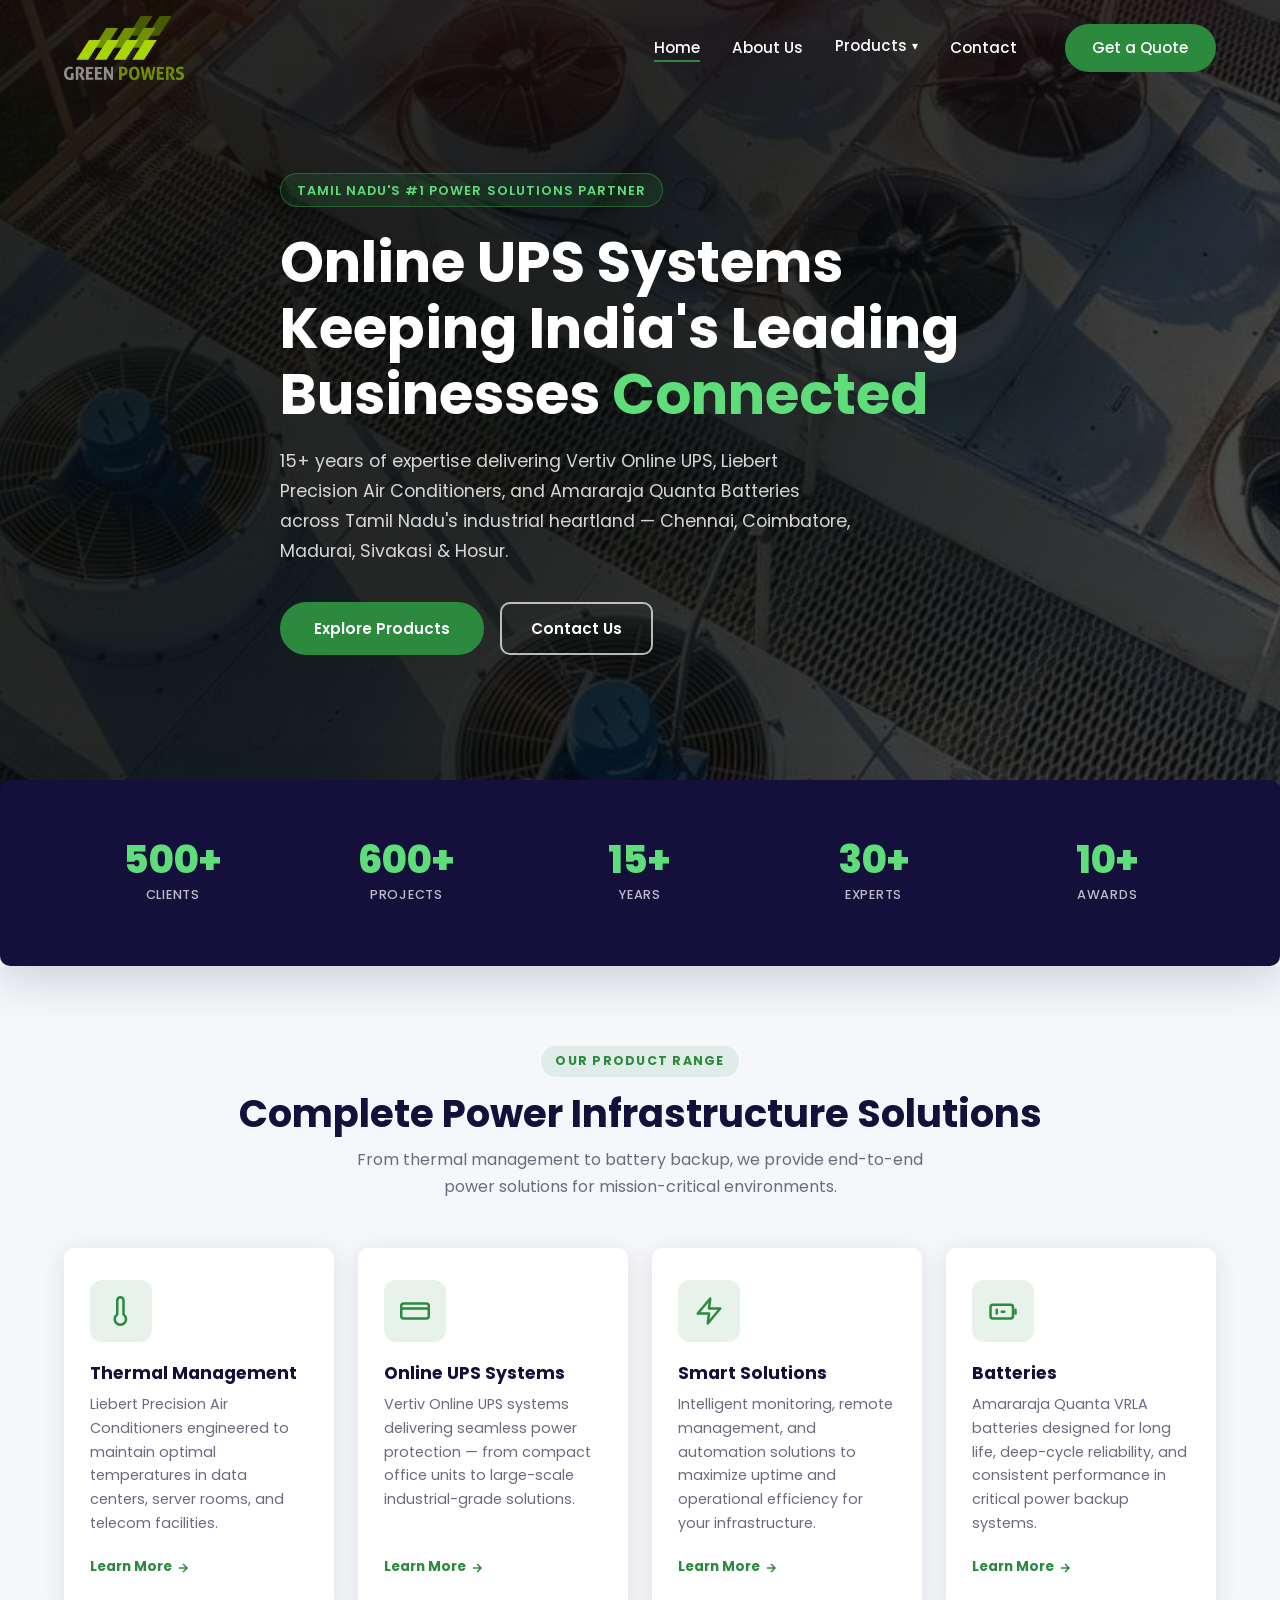
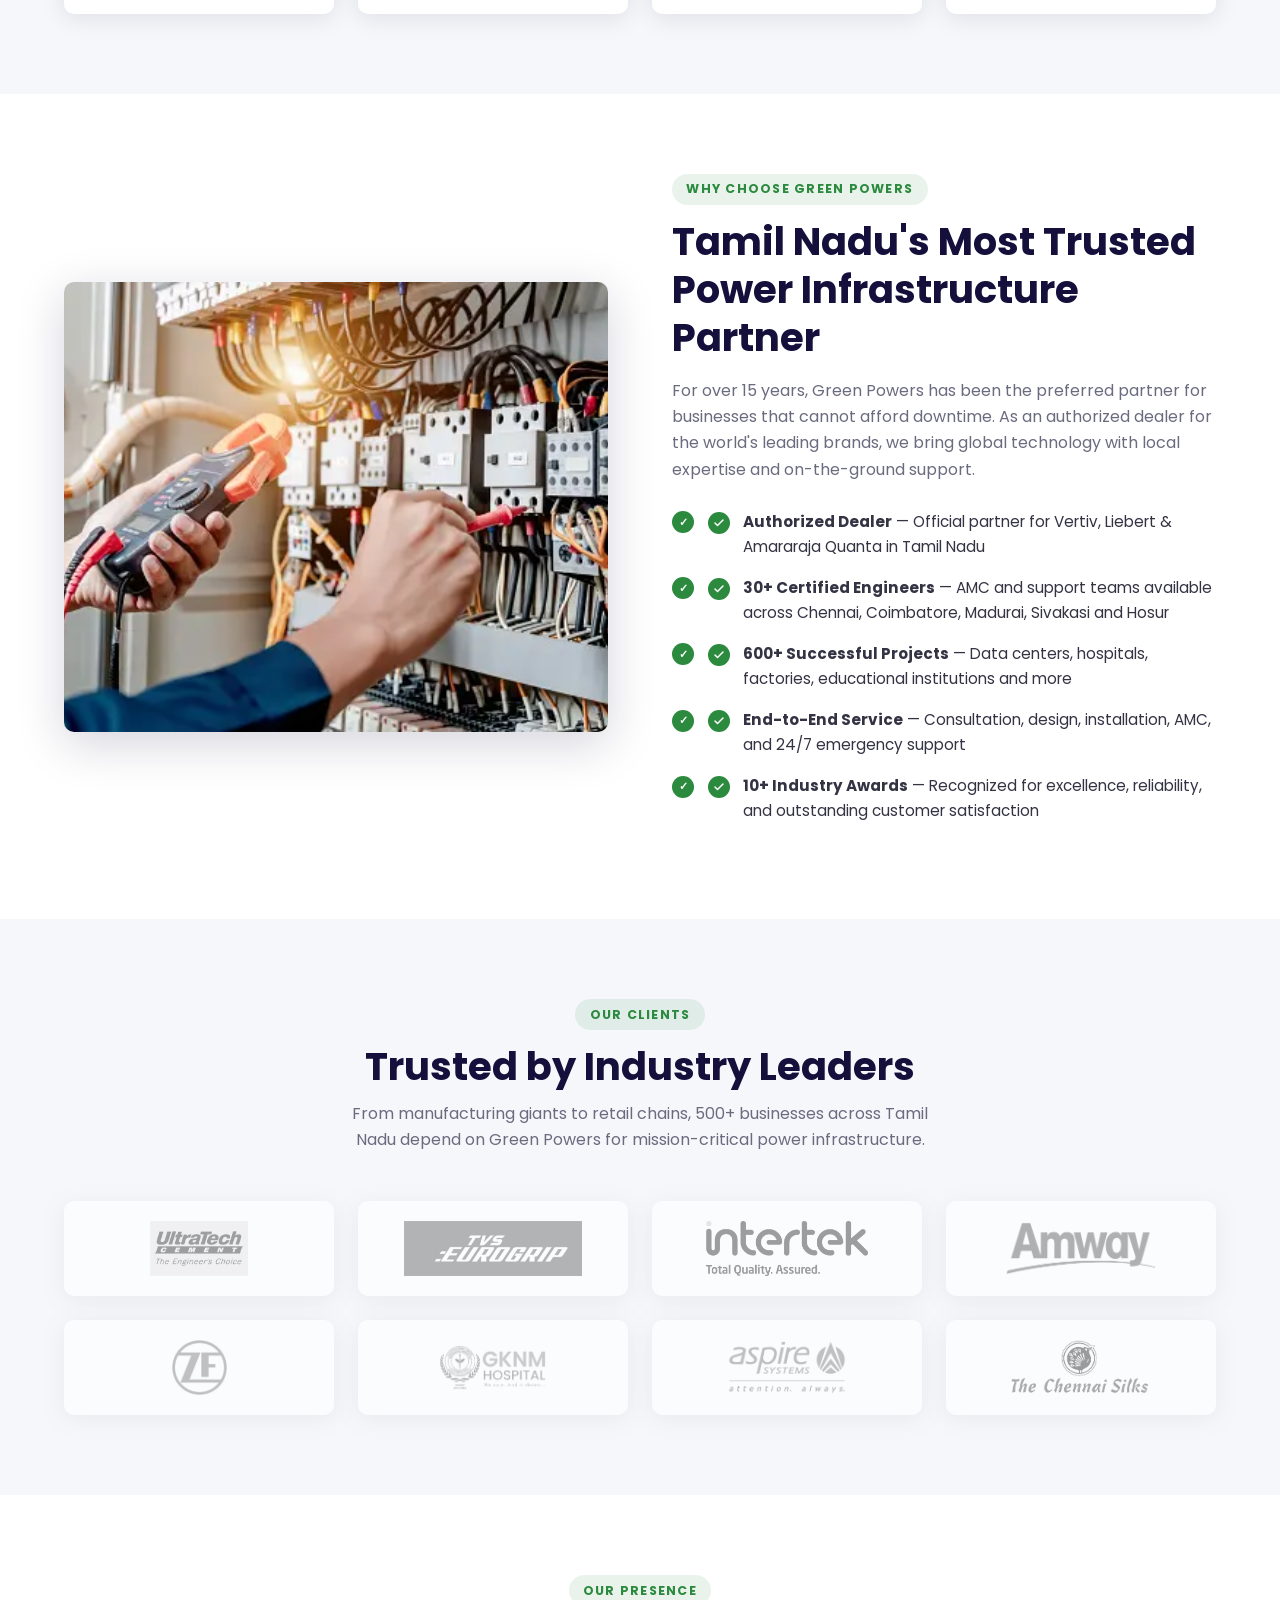
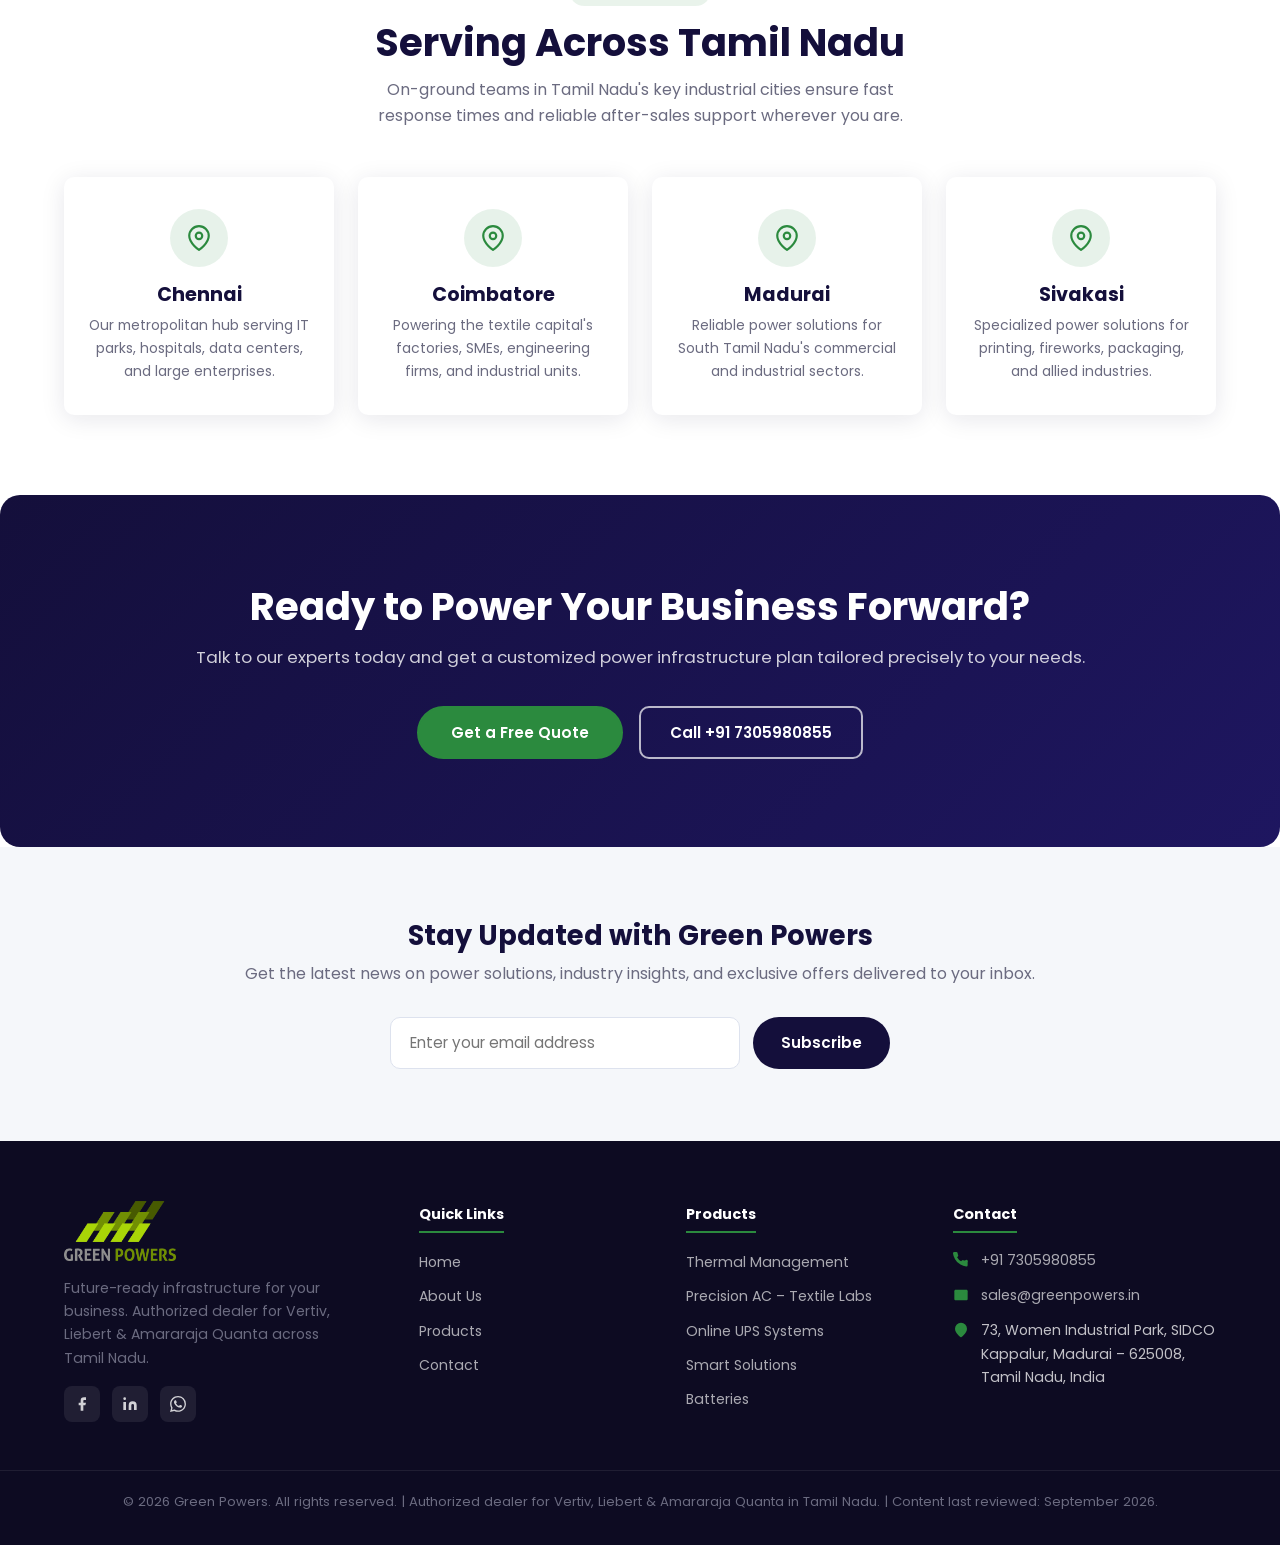
<file: index.html>
﻿<!DOCTYPE html>
<html lang="en">
<head>
  <!-- Updated UTF into lowercase from uppercase-->
  <meta charset="utf-8">  
  <meta name="viewport" content="width=device-width, initial-scale=1.0">
  <title>Online UPS Systems in Tamil Nadu | Green Powers</title>
  <!--SEO: title now leads with the core search term "Online UPS" instead of only the brand name -->
  <meta name="description" content="Green Powers supplies &amp; installs Vertiv Online UPS, Liebert Precision AC &amp; Amaron Batteries across Tamil Nadu. 15+ years, 500+ clients. Call +91 7305980855.">
  <!--SEO: description now leads with "Online UPS" and includes phone + city coverage -->
  <link rel="canonical" href="https://www.greenpowers.tech/">
  <!-- Open Graph -->
  <meta property="og:type" content="website">
  <meta property="og:title" content="Online UPS Systems in Tamil Nadu | Green Powers">
  <meta property="og:description" content="Vertiv Online UPS, Liebert Precision Air Conditioners &amp; Amaron Batteries — authorized dealer serving Tamil Nadu for 15+ years, 500+ clients.">
  <meta property="og:url" content="https://www.greenpowers.tech/">
  <meta property="og:image" content="https://www.greenpowers.tech/Industry-equipment-Air-conditioning-of-plant-drone-aerial-top-view-of-roof-1500x430.jpg">
  <meta property="og:site_name" content="Green Powers">
  <!-- Twitter Card -->
  <meta name="twitter:card" content="summary_large_image">
  <meta name="twitter:title" content="Online UPS Systems in Tamil Nadu | Green Powers">
  <meta name="twitter:description" content="Vertiv Online UPS, Liebert Precision Air Conditioners &amp; Amaron Batteries — authorized dealer serving Tamil Nadu for 15+ years, 500+ clients.">
  <meta name="twitter:image" content="https://www.greenpowers.tech/Industry-equipment-Air-conditioning-of-plant-drone-aerial-top-view-of-roof-1500x430.jpg">
  <!-- Geo Targeting – Tamil Nadu, India -->
  <meta name="geo.region" content="IN-TN">
  <meta name="geo.placename" content="Tamil Nadu, India">
  <meta name="geo.position" content="11.1271;78.6569">
  <meta name="ICBM" content="11.1271, 78.6569">
  <link rel="icon" href="/Green_Power_Transp_icon.png">
  <!-- Updated icon -->
  <link rel="icon" type="image/x-icon" href="/Green_Power_Transp_icon.png">
  <link rel="apple-touch-icon" href="/Green_Power_Transp_icon.png">
  <!-- Updated icon -->

  <!---Updated till 38 line-->
  
  <meta name="google-site-verification" content="S1jk_8TOt4TBKHKMu5BuYWSDKe9ppvMVQrNyrAllNzE">
  <script>(function(w,d,s,l,i){w[l]=w[l]||[];w[l].push({'gtm.start':new Date().getTime(),event:'gtm.js'});var f=d.getElementsByTagName(s)[0],j=d.createElement(s),dl=l!='dataLayer'?'&l='+l:'';j.async=true;j.src='https://www.googletagmanager.com/gtm.js?id='+i+dl;f.parentNode.insertBefore(j,f);})(window,document,'script','dataLayer','GTM-KDLJ2Q44');</script>
  <!-- Google tag (gtag.js) -->
  <script async src="https://www.googletagmanager.com/gtag/js?id=G-RKJHMMQ7TC"></script>
  <script>
    window.dataLayer = window.dataLayer || [];
    function gtag(){dataLayer.push(arguments);}
    gtag('js', new Date());
    gtag('config', 'G-RKJHMMQ7TC');
  </script>
  <link rel="stylesheet" href="/style.css">
  <script type="application/ld+json">
  {
    "@context": "https://schema.org",
    "@type": ["Organization", "LocalBusiness"],
    "@id": "https://www.greenpowers.tech/#organization",
    "name": "Green Powers",
    "legalName": "Green Powers",
    "url": "https://www.greenpowers.tech",
    "logo": "https://www.greenpowers.tech/Green_Power_Transp.png",
    "image": "https://www.greenpowers.tech/Industry-equipment-Air-conditioning-of-plant-drone-aerial-top-view-of-roof-1500x430.jpg",
    "telephone": "+917305980855",
    "email": "sales@greenpowers.in",
    "priceRange": "$$",
    "foundingDate": "2008",
    "description": "Online UPS systems, Liebert Precision Air Conditioners and Amaron Batteries from Tamil Nadu's authorized Vertiv dealer — 15+ years of experience, 500+ clients.",
    "areaServed": [
      {"@type": "City", "name": "Chennai"},
      {"@type": "City", "name": "Coimbatore"},
      {"@type": "City", "name": "Madurai"},
      {"@type": "City", "name": "Sivakasi"},
      {"@type": "City", "name": "Hosur"},
      {"@type": "AdministrativeArea", "name": "Tamil Nadu"}
    ],
    "address": {
      "@type": "PostalAddress",
      "streetAddress": "73, Women Industrial Park, SIDCO Kappalur",
      "addressLocality": "Madurai",
      "postalCode": "625008",
      "addressRegion": "Tamil Nadu",
      "addressCountry": "IN"
    },
    "geo": {"@type": "GeoCoordinates", "latitude": "11.1271", "longitude": "78.6569"},
    "openingHoursSpecification": {
      "@type": "OpeningHoursSpecification",
      "dayOfWeek": ["Monday","Tuesday","Wednesday","Thursday","Friday","Saturday"],
      "opens": "09:00",
      "closes": "18:00"
    },
    "sameAs": [
      "https://www.facebook.com/greenpowers.tech",
      "https://www.linkedin.com/company/greenpowers",
      "https://wa.me/917305980855"
    ]
  }
  </script>
  <script type="application/ld+json">
  {
    "@context": "https://schema.org",
    "@type": "WebSite",
    "url": "https://www.greenpowers.tech/",
    "name": "Green Powers",
    "publisher": {"@id": "https://www.greenpowers.tech/#organization"}
  }
  </script>
  <style>
    /* ── Hero ── */
    .hero-bg {
      position: relative;
      min-height: 92vh;
      padding: 8vh 0;
      display: flex;
      align-items: center;
      background: url('/Industry-equipment-Air-conditioning-of-plant-drone-aerial-top-view-of-roof-1500x430.jpg') center center / cover no-repeat;
      
    }
    .hero-bg::before {
      content: '';
      position: absolute;
      inset: 0;
      background: linear-gradient(120deg, rgba(5, 8, 6, 0.86) 45%, rgba(5, 8, 6, 0.68) 100%);
    }
    .hero-content {
      position: relative;
      z-index: 1;
      max-width: 720px; 
      padding: 3rem 0;
    }
    .hero-badge {
      display: inline-block;
      background: rgba(43,138,62,.18);
      border: 1px solid rgba(43,138,62,.6);
      color: #5edd7a;
      font-size: .8rem;
      font-weight: 600;
      letter-spacing: .08em;
      text-transform: uppercase;
      padding: .35rem 1rem;
      border-radius: 20px;
      margin-bottom: 1.4rem;
    }
    .hero-content h1 {
      color: var(--white);
      font-size: clamp(2rem, 5vw, 3.5rem);
      line-height: 1.18;
      margin-bottom: 1.2rem;
    }
    .hero-content h1 span { color: #5edd7a; }
    .hero-content p {
      color: rgba(255,255,255,.82);
      font-size: 1.1rem;
      margin-bottom: 2.2rem;
      max-width: 580px;
      line-height: 1.7;
    }
    .hero-btns { display: flex; gap: 1rem; flex-wrap: wrap; }
    .btn-outline-white {
      display: inline-flex;
      align-items: center;
      gap: .5rem;
      padding: .75rem 1.8rem;
      border: 2px solid rgba(255,255,255,.7);
      border-radius: var(--radius);
      color: var(--white);
      font-weight: 600;
      font-size: .95rem;
      transition: background var(--transition), border-color var(--transition);
    }
    .btn-outline-white:hover { background: rgba(255,255,255,.12); border-color: var(--white); }

    /* ── Stats Bar ── */
    .stats-bar { background: var(--primary); padding: 2.8rem 0; }
    .stats-grid {
      display: grid;
      grid-template-columns: repeat(5, 1fr);
      gap: 1rem;
      text-align: center;
    }
    .stat-item { padding: 1rem .5rem; }
    .stat-number {
      font-size: 2.4rem;
      font-weight: 800;
      color: #5edd7a;
      line-height: 1;
      margin-bottom: .3rem;
    }
    .stat-label {
      font-size: .8rem;
      color: rgba(255,255,255,.72);
      font-weight: 500;
      letter-spacing: .06em;
      text-transform: uppercase;
    }

    /* ── Sections ── */
    .section { padding: 5rem 0; }
    .section--light { background: var(--light); }
    .section-header { text-align: center; margin-bottom: 3rem; }
    .section-tag {
      display: inline-block;
      background: rgba(43,138,62,.1);
      color: var(--accent);
      font-size: .78rem;
      font-weight: 700;
      letter-spacing: .1em;
      text-transform: uppercase;
      padding: .32rem .9rem;
      border-radius: 20px;
      margin-bottom: .8rem;
    }
    .section-header h2 { margin-bottom: .6rem; }
    .section-header p { max-width: 580px; margin: 0 auto; }

    /* ── Products Grid ── */
    .products-grid {
      display: grid;
      grid-template-columns: repeat(4, 1fr);
      gap: 1.5rem;
    }
    .product-card {
      background: var(--white);
      border-radius: var(--radius);
      padding: 2rem 1.6rem;
      box-shadow: var(--shadow);
      transition: transform var(--transition), box-shadow var(--transition), border-bottom-color var(--transition);
      display: flex;
      flex-direction: column;
      align-items: flex-start;
      border-bottom: 3px solid transparent;
      color: inherit;
    }
    .product-card:hover {
      transform: translateY(-7px);
      box-shadow: var(--shadow-lg);
      border-bottom-color: var(--accent);
    }
    .product-icon {
      width: 62px;
      height: 62px;
      background: rgba(43,138,62,.11);
      border-radius: 12px;
      display: flex;
      align-items: center;
      justify-content: center;
      margin-bottom: 1.3rem;
      flex-shrink: 0;
    }
    .product-icon svg { width: 30px; height: 30px; }
    .product-card h3 { font-size: 1.08rem; margin-bottom: .55rem; }
    .product-card p { font-size: .9rem; margin-bottom: 1.3rem; flex: 1; }
    .card-link {
      font-size: .85rem;
      font-weight: 700;
      color: var(--accent);
      display: flex;
      align-items: center;
      gap: .3rem;
      transition: gap var(--transition);
    }
    .product-card:hover .card-link { gap: .6rem; }

    /* ── About / Why Grid ── */
    .about-grid {
      display: grid;
      grid-template-columns: 1fr 1fr;
      gap: 4rem;
      align-items: center;
    }
    .about-img {
      border-radius: var(--radius);
      overflow: hidden;
      box-shadow: var(--shadow-lg);
    }
    .about-img img { width: 100%; height: 450px; object-fit: cover; display: block; }
    .about-text .section-tag { margin-bottom: .8rem; }
    .about-text h2 { margin-bottom: 1rem; }
    .about-text > p { margin-bottom: 1.6rem; }
    .check-list { list-style: none; padding: 0; margin: 0; }
    .check-list li {
      display: flex;
      align-items: flex-start;
      gap: .85rem;
      margin-bottom: 1rem;
      font-size: .95rem;
      color: var(--text);
    }
    .check-icon {
      width: 22px;
      height: 22px;
      background: var(--accent);
      border-radius: 50%;
      display: flex;
      align-items: center;
      justify-content: center;
      flex-shrink: 0;
      margin-top: .18rem;
    }
    .check-icon svg { width: 12px; height: 12px; }

    /* ── Clients ── */
    .clients-grid {
      display: grid;
      grid-template-columns: repeat(4, 1fr);
      gap: 1.5rem;
      align-items: center;
    }
    .client-logo {
      background: var(--white);
      border-radius: var(--radius);
      padding: 1.6rem;
      display: flex;
      align-items: center;
      justify-content: center;
      box-shadow: var(--shadow);
      min-height: 95px;
      transition: box-shadow var(--transition), transform var(--transition);
    }
    .client-logo:hover { box-shadow: var(--shadow-lg); transform: translateY(-3px); }
    .client-logo img {
      max-height: 55px;
      width: auto;
      object-fit: contain;
      filter: grayscale(1);
      opacity: .65;
      transition: filter var(--transition), opacity var(--transition);
    }
    .client-logo:hover img { filter: grayscale(0); opacity: 1; }

    /* ── Cities ── */
    .cities-grid {
      display: grid;
      grid-template-columns: repeat(4, 1fr);
      gap: 1.5rem;
    }
    .city-card {
      background: var(--white);
      border-radius: var(--radius);
      padding: 2rem 1.5rem;
      box-shadow: var(--shadow);
      text-align: center;
      transition: transform var(--transition), box-shadow var(--transition);
    }
    .city-card:hover { transform: translateY(-5px); box-shadow: var(--shadow-lg); }
    .city-icon {
      width: 58px;
      height: 58px;
      background: rgba(43,138,62,.11);
      border-radius: 50%;
      display: flex;
      align-items: center;
      justify-content: center;
      margin: 0 auto 1rem;
    }
    .city-icon svg { width: 26px; height: 26px; }
    .city-card h4 { margin-bottom: .4rem; }
    .city-card p { font-size: .87rem; margin: 0; }

    /* ── CTA Banner ── */
    .cta-banner {
      background: linear-gradient(135deg, var(--primary) 0%, var(--primary-light) 100%);
      padding: 5.5rem 0;
      text-align: center;
    }
    .cta-banner h2 { color: var(--white); margin-bottom: .8rem; }
    .cta-banner p { color: rgba(255,255,255,.8); margin-bottom: 2.2rem; font-size: 1.05rem; }
    .cta-btns { display: flex; gap: 1rem; justify-content: center; flex-wrap: wrap; }

    /* ── Newsletter ── */
    .newsletter-section { background: var(--light); padding: 4.5rem 0; text-align: center; }
    .newsletter-section h3 { margin-bottom: .5rem; }
    .newsletter-section p { margin-bottom: 1.8rem; }
    .newsletter-form {
      display: flex;
      gap: .8rem;
      max-width: 500px;
      margin: 0 auto;
      flex-wrap: wrap;
      justify-content: center;
    }
    .newsletter-form input[type="email"] {
      flex: 1;
      min-width: 230px;
      padding: .85rem 1.2rem;
      border: 1px solid var(--border);
      border-radius: var(--radius);
      font-size: .95rem;
      font-family: inherit;
      outline: none;
      background: var(--white);
      color: var(--text);
    }
    .newsletter-form input[type="email"]:focus { border-color: var(--accent); }

    /* ── Responsive ── */
    @media(max-width:1100px){ .products-grid { grid-template-columns: repeat(2,1fr); } }
    @media(max-width:900px){
      .about-grid { grid-template-columns:1fr; gap:2.5rem; }
      .about-img img { height:320px; }
      .stats-grid { grid-template-columns:repeat(3,1fr); }
    }
    @media(max-width:768px){
      .clients-grid { grid-template-columns:repeat(2,1fr); }
      .cities-grid { grid-template-columns:repeat(2,1fr); }
      .products-grid { grid-template-columns:1fr 1fr; }
    }
    @media(max-width:500px){
      .stats-grid { grid-template-columns:repeat(2,1fr); }
      .products-grid { grid-template-columns:1fr; }
      .hero-bg { min-height:85vh; }
    }
  </style>
</head>
<body>
<noscript><iframe src="https://www.googletagmanager.com/ns.html?id=GTM-KDLJ2Q44" height="0" width="0" style="display:none;visibility:hidden"></iframe></noscript>

<header class="site-header" id="siteHeader">
  <nav class="nav-inner">
    <a class="nav-logo" href="/"><img src="/Green_Power_Transp.png" alt="Green Powers Logo"></a>
    <ul class="nav-menu" id="navMenu">
      <li><a href="/" class="active">Home</a></li>
      <li><a href="/about-us">About Us</a></li>
      <li class="nav-dropdown" id="productsDropdown">
        <a href="/products">Products</a>
        <ul class="dropdown-menu">
          <li><a href="/thermal">Thermal Management</a></li>
          <li><a href="/precision-ac-textile-lab">Precision AC &ndash; Textile Labs</a></li>
          <li><a href="/small-and-large-ups">Online UPS Systems</a></li>
          <li><a href="/smart-solutions">Smart Solutions</a></li>
          <li><a href="/batteries">Batteries</a></li>
        </ul>
      </li>
      <li><a href="/contact">Contact</a></li>
      <li class="nav-cta" ><a href="/contact" class="btn btn-primary">Get a Quote</a></li>
    </ul>
    <div class="burger" id="burger"><span></span><span></span><span></span></div>
  </nav>
  <div class="nav-overlay" id="navOverlay"></div>
</header>

<!-- Hero -->
<section class="hero-bg">
  <div class="container">
    <div class="hero-content">
      <span class="hero-badge">Tamil Nadu's #1 Power Solutions Partner</span>
      <h1>Online UPS Systems Keeping India's Leading<br>Businesses <span>Connected</span></h1>
      <p>15+ years of expertise delivering Vertiv Online UPS, Liebert Precision Air Conditioners, and Amararaja Quanta Batteries across Tamil Nadu's industrial heartland — Chennai, Coimbatore, Madurai, Sivakasi &amp; Hosur.</p>
      <div class="hero-btns">
        <a href="/products" class="btn btn-primary">Explore Products</a>
        <a href="/contact" class="btn-outline-white">Contact Us</a>
      </div>
    </div>
  </div>
</section>

<!-- Stats Bar -->
<section class="stats-bar">
  <div class="container">
    <div class="stats-grid">
      <div class="stat-item">
        <div class="stat-number">500+</div>
        <div class="stat-label">Clients</div>
      </div>
      <div class="stat-item">
        <div class="stat-number">600+</div>
        <div class="stat-label">Projects</div>
      </div>
      <div class="stat-item">
        <div class="stat-number">15+</div>
        <div class="stat-label">Years</div>
      </div>
      <div class="stat-item">
        <div class="stat-number">30+</div>
        <div class="stat-label">Experts</div>
      </div>
      <div class="stat-item">
        <div class="stat-number">10+</div>
        <div class="stat-label">Awards</div>
      </div>
    </div>
  </div>
</section>

<!-- Products -->
<section class="section section--light">
  <div class="container">
    <div class="section-header">
      <span class="section-tag">Our Product Range</span>
      <h2>Complete Power Infrastructure Solutions</h2>
      <p>From thermal management to battery backup, we provide end-to-end power solutions for mission-critical environments.</p>
    </div>
    <div class="products-grid">
      <a href="/thermal" class="product-card">
        <div class="product-icon">
          <svg viewBox="0 0 24 24" fill="none" stroke="var(--accent)" stroke-width="2" stroke-linecap="round" stroke-linejoin="round">
            <path d="M14 14.76V3.5a2.5 2.5 0 00-5 0v11.26a4.5 4.5 0 105 0z"/>
          </svg>
        </div>
        <h3>Thermal Management</h3>
        <p>Liebert Precision Air Conditioners engineered to maintain optimal temperatures in data centers, server rooms, and telecom facilities.</p>
        <span class="card-link">Learn More <svg viewBox="0 0 24 24" fill="none" stroke="currentColor" stroke-width="2.5" width="14" height="14"><path d="M5 12h14M12 5l7 7-7 7"/></svg></span>
      </a>
      <a href="/small-and-large-ups" class="product-card">
        <div class="product-icon">
          <svg viewBox="0 0 24 24" fill="none" stroke="var(--accent)" stroke-width="2" stroke-linecap="round" stroke-linejoin="round">
            <rect x="1" y="6" width="22" height="12" rx="2"/>
            <line x1="1" y1="10" x2="23" y2="10"/>
          </svg>
        </div>
        <h3>Online UPS Systems</h3>
        <p>Vertiv Online UPS systems delivering seamless power protection — from compact office units to large-scale industrial-grade solutions.</p>
        <span class="card-link">Learn More <svg viewBox="0 0 24 24" fill="none" stroke="currentColor" stroke-width="2.5" width="14" height="14"><path d="M5 12h14M12 5l7 7-7 7"/></svg></span>
      </a>
      <a href="/smart-solutions" class="product-card">
        <div class="product-icon">
          <svg viewBox="0 0 24 24" fill="none" stroke="var(--accent)" stroke-width="2" stroke-linecap="round" stroke-linejoin="round">
            <polygon points="13 2 3 14 12 14 11 22 21 10 12 10 13 2"/>
          </svg>
        </div>
        <h3>Smart Solutions</h3>
        <p>Intelligent monitoring, remote management, and automation solutions to maximize uptime and operational efficiency for your infrastructure.</p>
        <span class="card-link">Learn More <svg viewBox="0 0 24 24" fill="none" stroke="currentColor" stroke-width="2.5" width="14" height="14"><path d="M5 12h14M12 5l7 7-7 7"/></svg></span>
      </a>
      <a href="/batteries" class="product-card">
        <div class="product-icon">
          <svg viewBox="0 0 24 24" fill="none" stroke="var(--accent)" stroke-width="2" stroke-linecap="round" stroke-linejoin="round">
            <rect x="2" y="7" width="18" height="11" rx="2"/>
            <path d="M22 11v3"/>
            <line x1="7" y1="11" x2="7" y2="14"/>
            <line x1="11" y1="12.5" x2="13" y2="12.5"/>
          </svg>
        </div>
        <h3>Batteries</h3>
        <p>Amararaja Quanta VRLA batteries designed for long life, deep-cycle reliability, and consistent performance in critical power backup systems.</p>
        <span class="card-link">Learn More <svg viewBox="0 0 24 24" fill="none" stroke="currentColor" stroke-width="2.5" width="14" height="14"><path d="M5 12h14M12 5l7 7-7 7"/></svg></span>
      </a>
    </div>
  </div>
</section>

<!-- Why Choose Us -->
<section class="section">
  <div class="container">
    <div class="about-grid">
      <div class="about-img">
        <img src="/images/electrician-engineer-uses-a-multimeter-to-test-the-electrical-installation-and-power-line.webp" alt="Green Powers engineer testing electrical installation" loading="lazy">
      </div>
      <div class="about-text">
        <span class="section-tag">Why Choose Green Powers</span>
        <h2>Tamil Nadu's Most Trusted Power Infrastructure Partner</h2>
        <p>For over 15 years, Green Powers has been the preferred partner for businesses that cannot afford downtime. As an authorized dealer for the world's leading brands, we bring global technology with local expertise and on-the-ground support.</p>
        <ul class="check-list">
          <li>
            <span class="check-icon"><svg viewBox="0 0 24 24" fill="none" stroke="white" stroke-width="3" stroke-linecap="round" stroke-linejoin="round"><polyline points="20 6 9 17 4 12"/></svg></span>
            <span><strong>Authorized Dealer</strong> — Official partner for Vertiv, Liebert &amp; Amararaja Quanta in Tamil Nadu</span>
          </li>
          <li>
            <span class="check-icon"><svg viewBox="0 0 24 24" fill="none" stroke="white" stroke-width="3" stroke-linecap="round" stroke-linejoin="round"><polyline points="20 6 9 17 4 12"/></svg></span>
            <span><strong>30+ Certified Engineers</strong> — AMC and support teams available across Chennai, Coimbatore, Madurai, Sivakasi and Hosur</span>
          </li>
          <li>
            <span class="check-icon"><svg viewBox="0 0 24 24" fill="none" stroke="white" stroke-width="3" stroke-linecap="round" stroke-linejoin="round"><polyline points="20 6 9 17 4 12"/></svg></span>
            <span><strong>600+ Successful Projects</strong> — Data centers, hospitals, factories, educational institutions and more</span>
          </li>
          <li>
            <span class="check-icon"><svg viewBox="0 0 24 24" fill="none" stroke="white" stroke-width="3" stroke-linecap="round" stroke-linejoin="round"><polyline points="20 6 9 17 4 12"/></svg></span>
            <span><strong>End-to-End Service</strong> — Consultation, design, installation, AMC, and 24/7 emergency support</span>
          </li>
          <li>
            <span class="check-icon"><svg viewBox="0 0 24 24" fill="none" stroke="white" stroke-width="3" stroke-linecap="round" stroke-linejoin="round"><polyline points="20 6 9 17 4 12"/></svg></span>
            <span><strong>10+ Industry Awards</strong> — Recognized for excellence, reliability, and outstanding customer satisfaction</span>
          </li>
        </ul>
      </div>
    </div>
  </div>
</section>

<!-- Clients -->
<section class="section section--light">
  <div class="container">
    <div class="section-header">
      <span class="section-tag">Our Clients</span>
      <h2>Trusted by Industry Leaders</h2>
      <p>From manufacturing giants to retail chains, 500+ businesses across Tamil Nadu depend on Green Powers for mission-critical power infrastructure.</p>
    </div>
    <div class="clients-grid">
      <div class="client-logo"><img src="/Ultratech_Cement_Logo.svg.png" alt="Ultratech Cement" loading="lazy"></div>
      <div class="client-logo"><img src="/tvs-eurogrip-tyres-logo-572EEDD787-seeklogo.com.png" alt="TVS Eurogrip" loading="lazy"></div>
      <div class="client-logo"><img src="/Intertek_Logo.png" alt="Intertek" loading="lazy"></div>
      <div class="client-logo"><img src="/Amway.png" alt="Amway" loading="lazy"></div>
      <div class="client-logo"><img src="/ZF.png" alt="ZF" loading="lazy"></div>
      <div class="client-logo"><img src="/gknm-logo.png" alt="GKNM Hospital" loading="lazy"></div>
      <div class="client-logo"><img src="/logo-aspire-systems_0.png" alt="Aspire Systems" loading="lazy"></div>
      <div class="client-logo"><img src="/chennai_Silks.png" alt="Chennai Silks" loading="lazy"></div>
    </div>
  </div>
</section>

<!-- City Presence -->
<section class="section">
  <div class="container">
    <div class="section-header">
      <span class="section-tag">Our Presence</span>
      <h2>Serving Across Tamil Nadu</h2>
      <p>On-ground teams in Tamil Nadu's key industrial cities ensure fast response times and reliable after-sales support wherever you are.</p>
    </div>
    <div class="cities-grid">
      <a href="/online-ups-systems-in-chennai" class="city-card">
        <div class="city-icon">
          <svg viewBox="0 0 24 24" fill="none" stroke="var(--accent)" stroke-width="2" stroke-linecap="round" stroke-linejoin="round">
            <path d="M21 10c0 7-9 13-9 13s-9-6-9-13a9 9 0 0118 0z"/><circle cx="12" cy="10" r="3"/>
          </svg>
        </div>
        <h4>Chennai</h4>
        <p>Our metropolitan hub serving IT parks, hospitals, data centers, and large enterprises.</p>
      </a>
      <a href="/online-ups-systems-in-coimbatore" class="city-card">
        <div class="city-icon">
          <svg viewBox="0 0 24 24" fill="none" stroke="var(--accent)" stroke-width="2" stroke-linecap="round" stroke-linejoin="round">
            <path d="M21 10c0 7-9 13-9 13s-9-6-9-13a9 9 0 0118 0z"/><circle cx="12" cy="10" r="3"/>
          </svg>
        </div>
        <h4>Coimbatore</h4>
        <p>Powering the textile capital's factories, SMEs, engineering firms, and industrial units.</p>
      </a>
      <a href="/online-ups-systems-in-madurai" class="city-card">
        <div class="city-icon">
          <svg viewBox="0 0 24 24" fill="none" stroke="var(--accent)" stroke-width="2" stroke-linecap="round" stroke-linejoin="round">
            <path d="M21 10c0 7-9 13-9 13s-9-6-9-13a9 9 0 0118 0z"/><circle cx="12" cy="10" r="3"/>
          </svg>
        </div>
        <h4>Madurai</h4>
        <p>Reliable power solutions for South Tamil Nadu's commercial and industrial sectors.</p>
      </a>
      <a href="/online-ups-systems-in-sivakasi" class="city-card">
        <div class="city-icon">
          <svg viewBox="0 0 24 24" fill="none" stroke="var(--accent)" stroke-width="2" stroke-linecap="round" stroke-linejoin="round">
            <path d="M21 10c0 7-9 13-9 13s-9-6-9-13a9 9 0 0118 0z"/><circle cx="12" cy="10" r="3"/>
          </svg>
        </div>
        <h4>Sivakasi</h4>
        <p>Specialized power solutions for printing, fireworks, packaging, and allied industries.</p>
      </a>
    </div>
  </div>
</section>

<!-- CTA Banner -->
<section class="cta-banner">
  <div class="container">
    <h2>Ready to Power Your Business Forward?</h2>
    <p>Talk to our experts today and get a customized power infrastructure plan tailored precisely to your needs.</p>
    <div class="cta-btns">
      <a href="/contact" class="btn btn-primary">Get a Free Quote</a>
      <a href="tel:+917305980855" class="btn-outline-white">Call +91 7305980855</a>
    </div>
  </div>
</section>

<!-- Newsletter -->
<section class="newsletter-section">
  <div class="container">
    <h3>Stay Updated with Green Powers</h3>
    <p>Get the latest news on power solutions, industry insights, and exclusive offers delivered to your inbox.</p>
    <form class="newsletter-form" action="https://formsubmit.co/sales@greenpowers.in" method="POST">
      <input type="hidden" name="_subject" value="Newsletter Subscription – Green Powers">
      <input type="hidden" name="_next" value="https://www.greenpowers.tech/?subscribed=1">
      <input type="hidden" name="_captcha" value="false">
      <input type="text" name="_honey" style="display:none" tabindex="-1" autocomplete="off">
      <input type="email" name="email" placeholder="Enter your email address" required aria-label="Email address">
      <button type="submit" class="btn btn-primary">Subscribe</button>
    </form>
  </div>
</section>

<footer class="site-footer">
  <div class="container">
    <div class="footer-grid">
      <div class="footer-logo">
        <img src="/Green_Power_Transp.png" alt="Green Powers">
        <p>Future-ready infrastructure for your business. Authorized dealer for Vertiv, Liebert &amp; Amararaja Quanta across Tamil Nadu.</p>
        <div class="footer-social">
          <a href="https://www.facebook.com/greenpowers.tech" class="social-btn" aria-label="Facebook" target="_blank" rel="noopener"><svg viewBox="0 0 24 24" fill="rgba(255,255,255,.8)" width="16" height="16"><path d="M18 2h-3a5 5 0 00-5 5v3H7v4h3v8h4v-8h3l1-4h-4V7a1 1 0 011-1h3z"/></svg></a>
          <a href="https://www.linkedin.com/company/greenpowers" class="social-btn" aria-label="LinkedIn" target="_blank" rel="noopener"><svg viewBox="0 0 24 24" fill="rgba(255,255,255,.8)" width="16" height="16"><path d="M16 8a6 6 0 016 6v7h-4v-7a2 2 0 00-2-2 2 2 0 00-2 2v7h-4v-7a6 6 0 016-6zM2 9h4v12H2z"/><circle cx="4" cy="4" r="2"/></svg></a>
          <a href="https://wa.me/917305980855" class="social-btn" aria-label="WhatsApp" target="_blank" rel="noopener"><svg viewBox="0 0 24 24" fill="rgba(255,255,255,.8)" width="16" height="16"><path d="M17.472 14.382c-.297-.149-1.758-.867-2.03-.967-.273-.099-.471-.148-.67.15-.197.297-.767.966-.94 1.164-.173.199-.347.223-.644.075-.297-.15-1.255-.463-2.39-1.475-.883-.788-1.48-1.761-1.653-2.059-.173-.297-.018-.458.13-.606.134-.133.298-.347.446-.52.149-.174.198-.298.298-.497.099-.198.05-.371-.025-.52-.075-.149-.669-1.612-.916-2.207-.242-.579-.487-.5-.669-.51-.173-.008-.371-.01-.57-.01-.198 0-.52.074-.792.372-.272.297-1.04 1.016-1.04 2.479 0 1.462 1.065 2.875 1.213 3.074.149.198 2.096 3.2 5.077 4.487.709.306 1.262.489 1.694.625.712.227 1.36.195 1.871.118.571-.085 1.758-.719 2.006-1.413.248-.694.248-1.289.173-1.413-.074-.124-.272-.198-.57-.347m-5.421 7.403h-.004a9.87 9.87 0 01-5.031-1.378l-.361-.214-3.741.982.998-3.648-.235-.374a9.86 9.86 0 01-1.51-5.26c.001-5.45 4.436-9.884 9.888-9.884 2.64 0 5.122 1.03 6.988 2.898a9.825 9.825 0 012.893 6.994c-.003 5.45-4.437 9.884-9.885 9.884m8.413-18.297A11.815 11.815 0 0012.05 0C5.495 0 .16 5.335.157 11.892c0 2.096.547 4.142 1.588 5.945L.057 24l6.305-1.654a11.882 11.882 0 005.683 1.448h.005c6.554 0 11.89-5.335 11.893-11.893a11.821 11.821 0 00-3.48-8.413z"/></svg></a>
        </div>
      </div>
      <div class="footer-col">
        <h5>Quick Links</h5>
        <ul class="footer-links">
          <li><a href="/">Home</a></li>
          <li><a href="/about-us">About Us</a></li>
          <li><a href="/products">Products</a></li>
          <li><a href="/contact">Contact</a></li>
        </ul>
      </div>
      <div class="footer-col">
        <h5>Products</h5>
        <ul class="footer-links">
          <li><a href="/thermal">Thermal Management</a></li>
          <li><a href="/precision-ac-textile-lab">Precision AC &ndash; Textile Labs</a></li>
          <li><a href="/small-and-large-ups">Online UPS Systems</a></li>
          <li><a href="/smart-solutions">Smart Solutions</a></li>
          <li><a href="/batteries">Batteries</a></li>
        </ul>
      </div>
      <div class="footer-col">
        <h5>Contact</h5>
        <ul class="footer-contact">
          <li><svg viewBox="0 0 24 24" fill="var(--accent)" width="16" height="16"><path d="M22 16.92v3a2 2 0 01-2.18 2 19.79 19.79 0 01-8.63-3.07A19.5 19.5 0 013.09 10.8 19.79 19.79 0 01.02 2.22 2 2 0 012 .02h3a2 2 0 012 1.72 12.84 12.84 0 00.7 2.81 2 2 0 01-.45 2.11L6.09 7.91a16 16 0 006 6l1.27-1.27a2 2 0 012.11-.45 12.84 12.84 0 002.81.7A2 2 0 0122 14.92v2z"/></svg><span><a href="tel:+917305980855">+91 7305980855</a></span></li>
          <li><svg viewBox="0 0 24 24" fill="var(--accent)" width="16" height="16"><path d="M4 4h16c1.1 0 2 .9 2 2v12c0 1.1-.9 2-2 2H4c-1.1 0-2-.9-2-2V6c0-1.1.9-2 2-2z"/><polyline points="22,6 12,13 2,6"/></svg><span><a href="mailto:sales@greenpowers.in">sales@greenpowers.in</a></span></li>
          <li><svg viewBox="0 0 24 24" fill="var(--accent)" width="16" height="16"><path d="M21 10c0 7-9 13-9 13s-9-6-9-13a9 9 0 0118 0z"/><circle cx="12" cy="10" r="3" fill="none" stroke="var(--accent)" stroke-width="2"/></svg><span>73, Women Industrial Park, SIDCO Kappalur, Madurai – 625008, Tamil Nadu, India</span></li>
        </ul>
      </div>
    </div>
  </div>
  <div class="footer-bottom"><div class="container"><p>&copy; 2026 Green Powers. All rights reserved. | Authorized dealer for Vertiv, Liebert &amp; Amararaja Quanta in Tamil Nadu. | Content last reviewed: September 2026.</p></div></div>
</footer>

<script>
  const header = document.getElementById('siteHeader');
  window.addEventListener('scroll', () => { header.classList.toggle('scrolled', window.scrollY > 60); });
  if(window.location.pathname !== '/') header.classList.add('scrolled');
  const burger = document.getElementById('burger');
  const navMenu = document.getElementById('navMenu');
  const overlay = document.getElementById('navOverlay');
  burger.addEventListener('click', () => { burger.classList.toggle('open'); navMenu.classList.toggle('open'); overlay.classList.toggle('show'); });
  overlay.addEventListener('click', () => { burger.classList.remove('open'); navMenu.classList.remove('open'); overlay.classList.remove('show'); });
  document.getElementById('productsDropdown').addEventListener('click', function(e) { if(window.innerWidth<=768){e.preventDefault();this.classList.toggle('open');} });

  function handleNewsletter(e) {
    e.preventDefault();
    const btn = e.target.querySelector('button');
    btn.textContent = 'Subscribed!';
    btn.disabled = true;
    e.target.reset();
  }
</script>
</body>
</html>
</file>
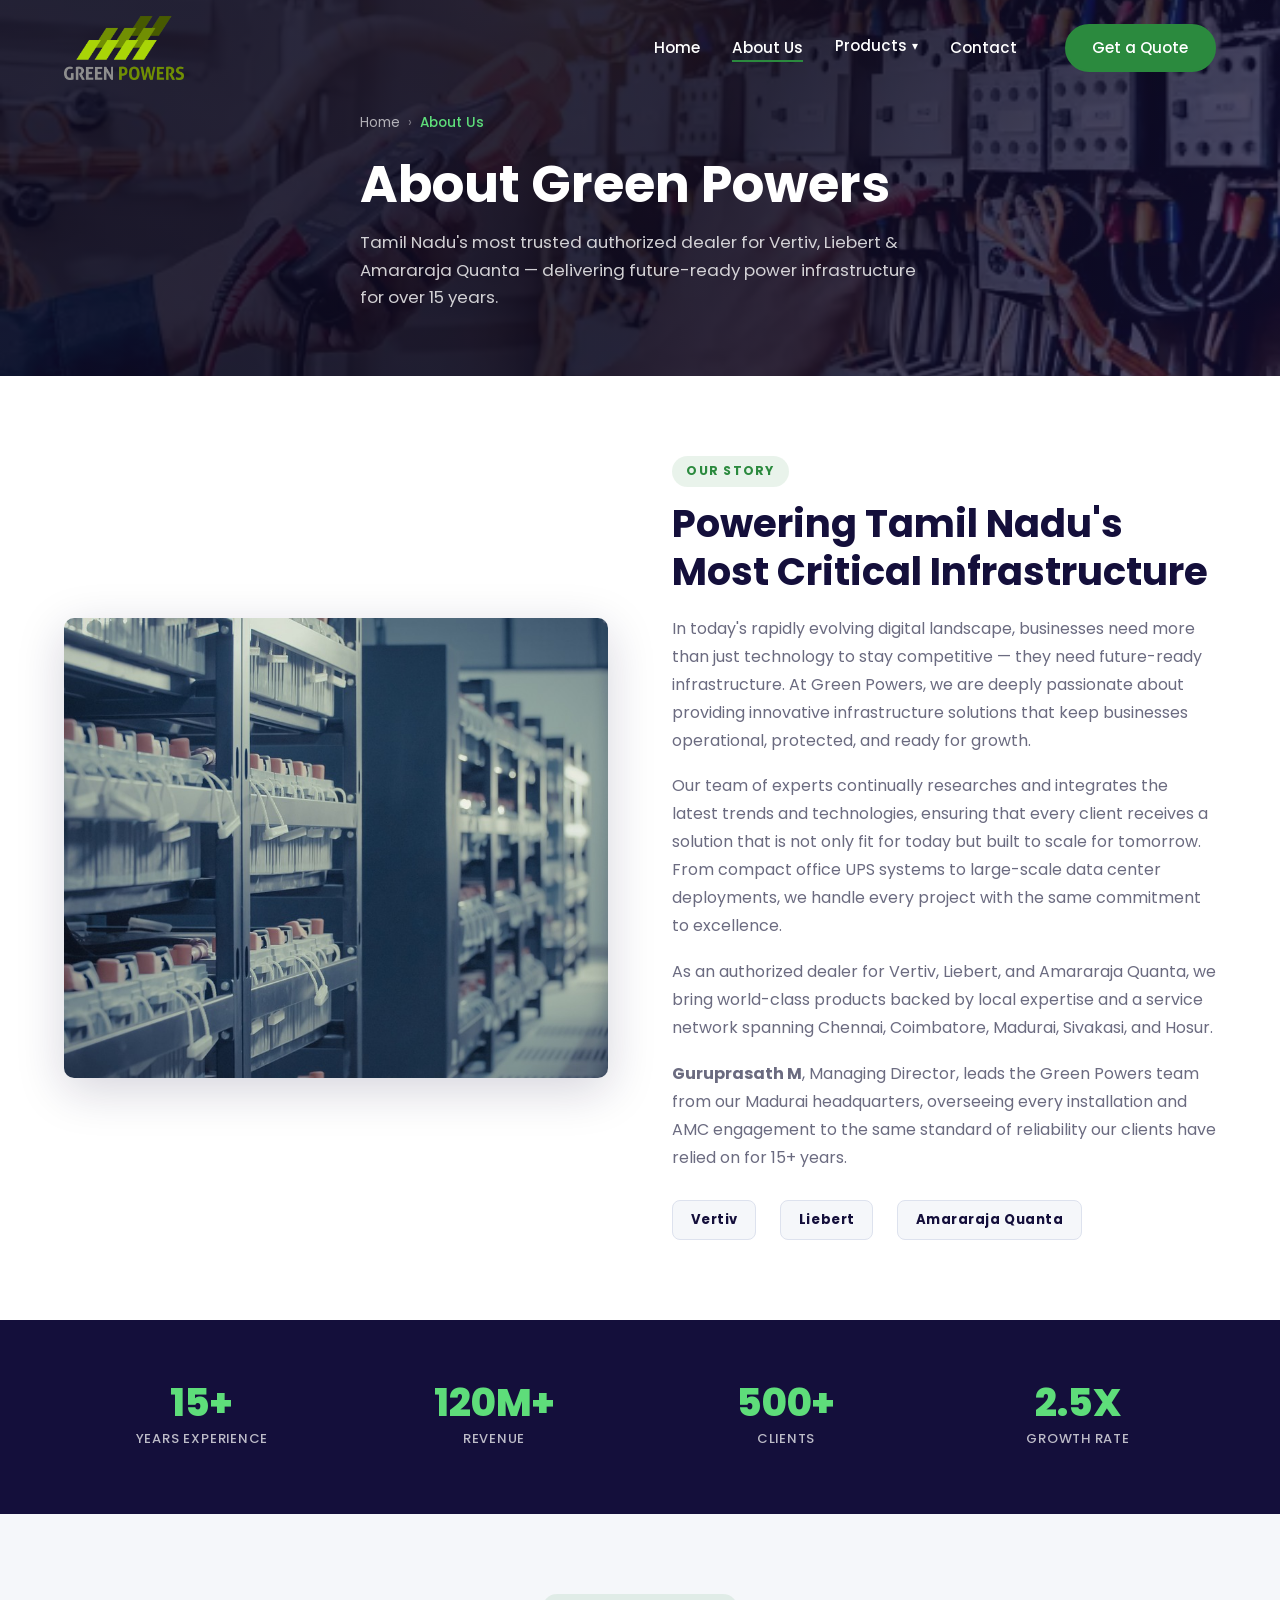
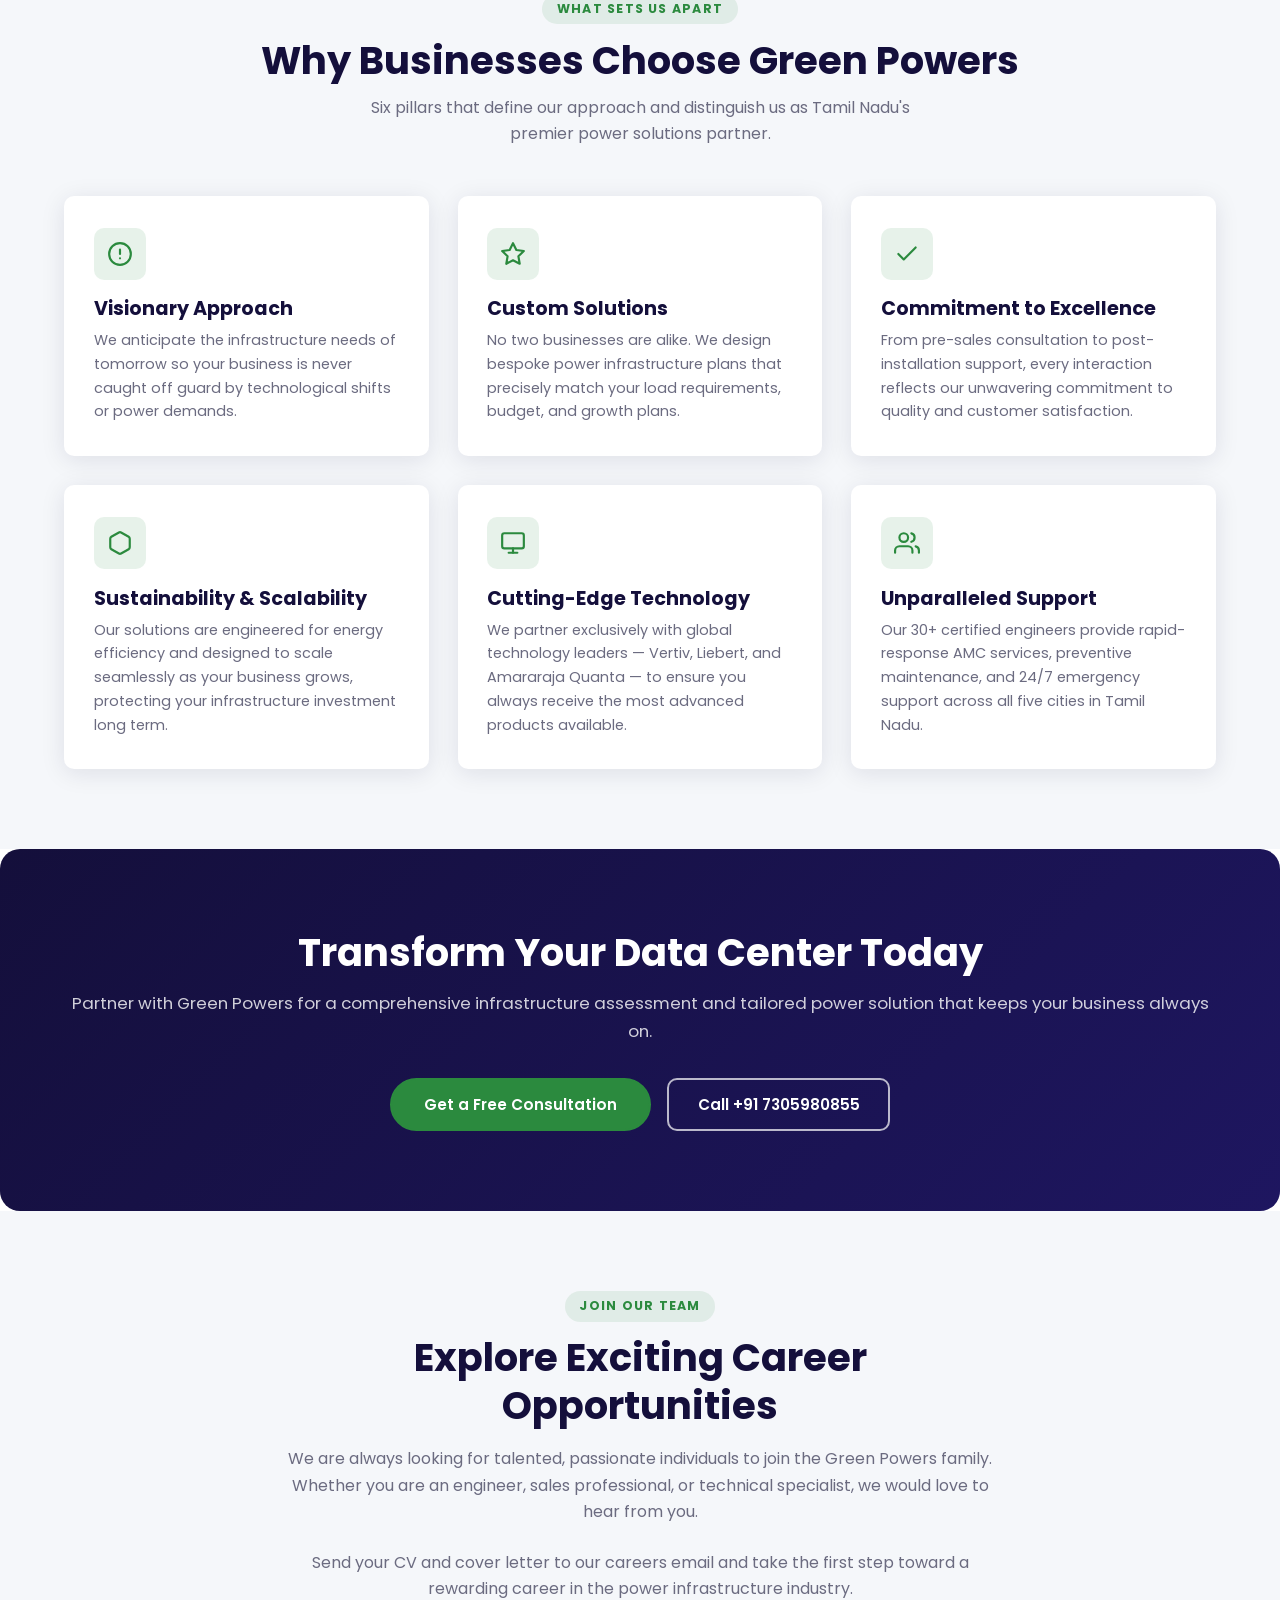
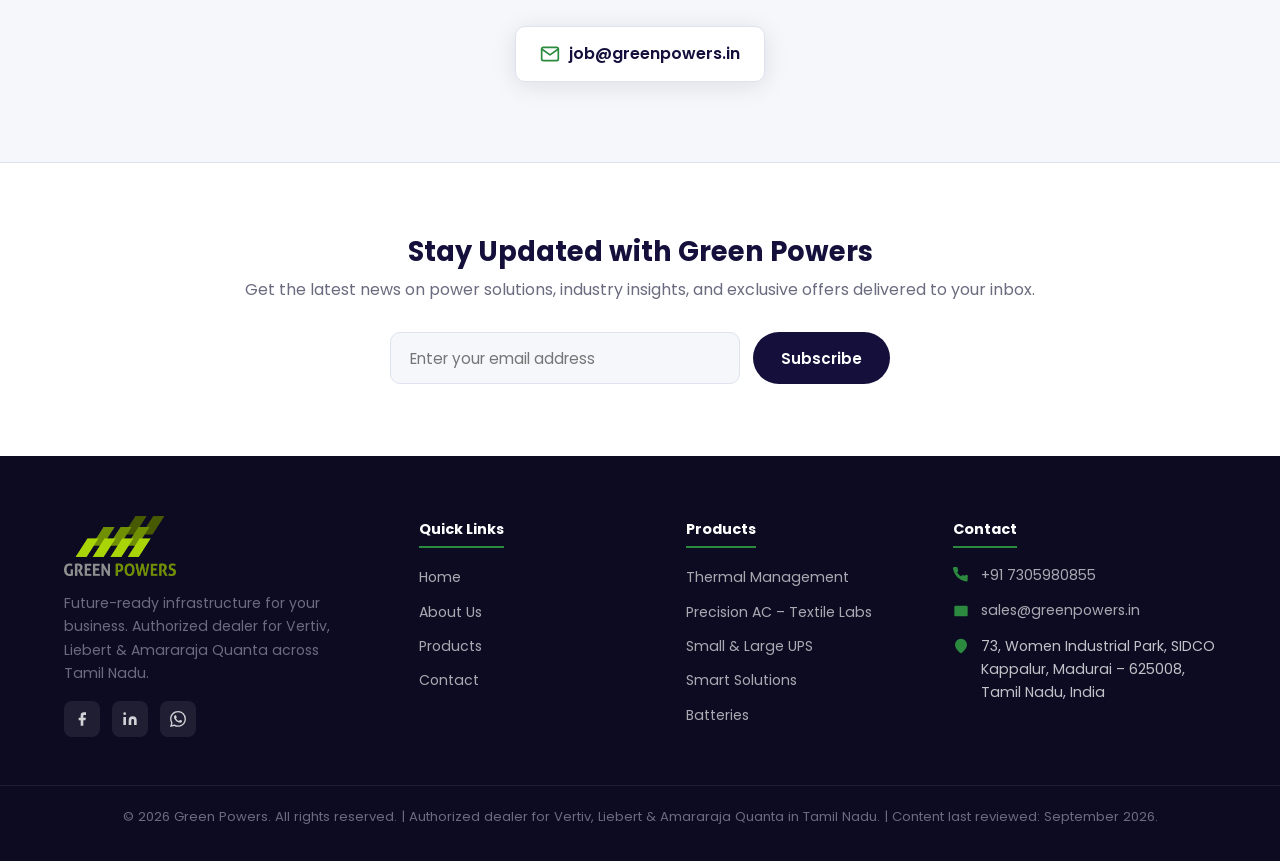
<file: about-us.html>
﻿<!DOCTYPE html>
<html lang="en">
<head>
  <meta charset="UTF-8">
  <meta name="viewport" content="width=device-width, initial-scale=1.0">
  <title>About Green Powers | Vertiv Dealer in Tamil Nadu</title>
  <meta name="description" content="Green Powers is Tamil Nadu's authorized dealer for Vertiv, Liebert &amp; Amararaja Quanta — 15+ years, 500+ clients, 30+ certified engineers.">
  <link rel="canonical" href="https://www.greenpowers.tech/about-us">
  <!-- Open Graph -->
  <meta property="og:type" content="website">
  <meta property="og:title" content="About Green Powers | Vertiv Dealer in Tamil Nadu">
  <meta property="og:description" content="Tamil Nadu's authorized dealer for Vertiv, Liebert &amp; Amararaja Quanta. 15+ years, 500+ clients, 30+ certified engineers. Serving Chennai, Coimbatore, Madurai, Sivakasi &amp; Hosur.">
  <meta property="og:url" content="https://www.greenpowers.tech/about-us">
  <meta property="og:image" content="https://www.greenpowers.tech/Industry-equipment-Air-conditioning-of-plant-drone-aerial-top-view-of-roof-1500x430.jpg">
  <meta property="og:site_name" content="Green Powers">
  <!-- Twitter Card -->
  <meta name="twitter:card" content="summary_large_image">
  <meta name="twitter:title" content="About Green Powers | Vertiv Dealer in Tamil Nadu">
  <meta name="twitter:description" content="Tamil Nadu's authorized dealer for Vertiv, Liebert &amp; Amararaja Quanta. 15+ years, 500+ clients, 30+ certified engineers. Serving Chennai, Coimbatore, Madurai, Sivakasi &amp; Hosur.">
  <meta name="twitter:image" content="https://www.greenpowers.tech/Industry-equipment-Air-conditioning-of-plant-drone-aerial-top-view-of-roof-1500x430.jpg">
  <!-- Geo Targeting – Tamil Nadu, India -->
  <meta name="geo.region" content="IN-TN">
  <meta name="geo.placename" content="Tamil Nadu, India">
  <meta name="geo.position" content="11.1271;78.6569">
  <meta name="ICBM" content="11.1271, 78.6569">
  <link rel="icon" href="/Green_Power_Transp.png">
  <meta name="google-site-verification" content="S1jk_8TOt4TBKHKMu5BuYWSDKe9ppvMVQrNyrAllNzE">
  <script>(function(w,d,s,l,i){w[l]=w[l]||[];w[l].push({'gtm.start':new Date().getTime(),event:'gtm.js'});var f=d.getElementsByTagName(s)[0],j=d.createElement(s),dl=l!='dataLayer'?'&l='+l:'';j.async=true;j.src='https://www.googletagmanager.com/gtm.js?id='+i+dl;f.parentNode.insertBefore(j,f);})(window,document,'script','dataLayer','GTM-KDLJ2Q44');</script>
<!-- Google tag (gtag.js) -->
  <script async src="https://www.googletagmanager.com/gtag/js?id=G-RKJHMMQ7TC"></script>
  <script>
    window.dataLayer = window.dataLayer || [];
    function gtag(){dataLayer.push(arguments);}
    gtag('js', new Date());
    gtag('config', 'G-RKJHMMQ7TC');
  </script>
  <link rel="stylesheet" href="/style.css">
  <script type="application/ld+json">
  {
    "@context": "https://schema.org",
    "@type": "Organization",
    "@id": "https://www.greenpowers.tech/#organization",
    "name": "Green Powers",
    "url": "https://www.greenpowers.tech",
    "logo": "https://www.greenpowers.tech/Green_Power_Transp.png",
    "telephone": "+917305980855",
    "email": "sales@greenpowers.in",
    "description": "Tamil Nadu's authorized dealer for Vertiv, Liebert and Amararaja Quanta with 15+ years of experience, 500+ clients and 30+ certified engineers.",
    "foundingDate": "2008",
    "areaServed": {"@type": "AdministrativeArea", "name": "Tamil Nadu"},
    "address": {
      "@type": "PostalAddress",
      "streetAddress": "73, Women Industrial Park, SIDCO Kappalur",
      "addressLocality": "Madurai",
      "postalCode": "625008",
      "addressRegion": "Tamil Nadu",
      "addressCountry": "IN"
    },
    "founder": {
      "@type": "Person",
      "name": "Guruprasath M",
      "jobTitle": "Managing Director"
    },
    "employee": {
      "@type": "Person",
      "name": "Guruprasath M",
      "jobTitle": "Managing Director",
      "worksFor": {"@type": "Organization", "name": "Green Powers"}
    },
    "sameAs": [
      "https://www.facebook.com/greenpowers.tech",
      "https://www.linkedin.com/company/greenpowers",
      "https://wa.me/917305980855"
    ]
  }
  </script>
  <script type="application/ld+json">
  {
    "@context": "https://schema.org",
    "@type": "BreadcrumbList",
    "itemListElement": [
      {"@type": "ListItem", "position": 1, "name": "Home", "item": "https://www.greenpowers.tech/"},
      {"@type": "ListItem", "position": 2, "name": "About Us", "item": "https://www.greenpowers.tech/about-us"}
    ]
  }
  </script>
  <style>
    /* ── Page Hero ── */
    .page-hero {
      position: relative;
      padding: 7rem 0 4rem;
      background: url('/images/electrician-engineer-uses-a-multimeter-to-test-the-electrical-installation-and-power-line.webp') center center / cover no-repeat;
      display: flex;
      align-items: center;
    }
    .page-hero::before {
      content: '';
      position: absolute;
      inset: 0;
      background: linear-gradient(120deg, rgba(13,11,34,.88) 55%, rgba(20,15,59,.65));
    }
    .page-hero .hero-inner {
      position: relative;
      z-index: 1;
    }
    .breadcrumb {
      display: flex;
      align-items: center;
      gap: .5rem;
      font-size: .85rem;
      color: rgba(255,255,255,.65);
      margin-bottom: 1.1rem;
    }
    .breadcrumb a { color: rgba(255,255,255,.65); transition: color var(--transition); }
    .breadcrumb a:hover { color: var(--white); }
    .breadcrumb span { color: rgba(255,255,255,.4); }
    .breadcrumb .current { color: #5edd7a; font-weight: 500; }
    .page-hero h1 { color: var(--white); margin-bottom: .8rem; }
    .page-hero p { color: rgba(255,255,255,.8); font-size: 1.05rem; max-width: 560px; margin: 0; }

    /* ── Sections ── */
    .section { padding: 5rem 0; }
    .section--light { background: var(--light); }
    .section-tag {
      display: inline-block;
      background: rgba(43,138,62,.1);
      color: var(--accent);
      font-size: .78rem;
      font-weight: 700;
      letter-spacing: .1em;
      text-transform: uppercase;
      padding: .32rem .9rem;
      border-radius: 20px;
      margin-bottom: .8rem;
    }

    /* ── About Story Grid ── */
    .about-grid {
      display: grid;
      grid-template-columns: 1fr 1fr;
      gap: 4rem;
      align-items: center;
    }
    .about-img {
      border-radius: var(--radius);
      overflow: hidden;
      box-shadow: var(--shadow-lg);
    }
    .about-img img { width: 100%; height: 460px; object-fit: cover; display: block; }
    .about-text h2 { margin-bottom: 1.2rem; }
    .about-text p { margin-bottom: 1.1rem; line-height: 1.75; }
    .about-text .brands-row {
      display: flex;
      align-items: center;
      gap: 1.5rem;
      flex-wrap: wrap;
      margin-top: 1.8rem;
    }
    .brand-badge {
      background: var(--light);
      border: 1px solid var(--border);
      border-radius: 8px;
      padding: .5rem 1.1rem;
      font-size: .82rem;
      font-weight: 700;
      color: var(--primary);
      letter-spacing: .04em;
    }

    /* ── Stats Strip ── */
    .about-stats {
      background: var(--primary);
      padding: 3rem 0;
    }
    .about-stats-grid {
      display: grid;
      grid-template-columns: repeat(4, 1fr);
      gap: 1rem;
      text-align: center;
      width: 100%;
      justify-items: center;
      align-items: start;
    }
    .about-stat-item { padding: 1rem .5rem; }
    .about-stat-number {
      font-size: 2.4rem;
      font-weight: 800;
      color: #5edd7a;
      line-height: 1;
      margin-bottom: .35rem;
    }
    .about-stat-label {
      font-size: .82rem;
      color: rgba(255,255,255,.72);
      font-weight: 500;
      letter-spacing: .06em;
      text-transform: uppercase;
    }

    /* ── Why Section ── */
    .section-header { text-align: center; margin-bottom: 3rem; }
    .section-header h2 { margin-bottom: .6rem; }
    .section-header p { max-width: 560px; margin: 0 auto; }
    .grid-3 {
      display: grid;
      grid-template-columns: repeat(3, 1fr);
      gap: 1.8rem;
    }
    .why-card {
      background: var(--white);
      border-radius: var(--radius);
      padding: 2rem 1.6rem;
      box-shadow: var(--shadow);
      transition: transform var(--transition), box-shadow var(--transition);
      border-left: 4px solid transparent;
    }
    .why-card:hover {
      transform: translateY(-5px);
      box-shadow: var(--shadow-lg);
      border-left-color: var(--accent);
    }
    .why-icon {
      width: 52px;
      height: 52px;
      background: rgba(43,138,62,.11);
      border-radius: 10px;
      display: flex;
      align-items: center;
      justify-content: center;
      margin-bottom: 1.1rem;
    }
    .why-icon svg { width: 26px; height: 26px; }
    .why-card h4 { margin-bottom: .5rem; }
    .why-card p { font-size: .9rem; margin: 0; }

    /* ── CTA Banner ── */
    .cta-banner {
      background: linear-gradient(135deg, var(--primary) 0%, var(--primary-light) 100%);
      padding: 5rem 0;
      text-align: center;
    }
    .cta-banner h2 { color: var(--white); margin-bottom: .8rem; }
    .cta-banner p { color: rgba(255,255,255,.8); margin-bottom: 2rem; font-size: 1.05rem; }
    .cta-btns { display: flex; gap: 1rem; justify-content: center; flex-wrap: wrap; }
    .btn-outline-white {
      display: inline-flex;
      align-items: center;
      gap: .5rem;
      padding: .75rem 1.8rem;
      border: 2px solid rgba(255,255,255,.7);
      border-radius: var(--radius);
      color: var(--white);
      font-weight: 600;
      font-size: .95rem;
      transition: background var(--transition), border-color var(--transition);
    }
    .btn-outline-white:hover { background: rgba(255,255,255,.12); border-color: var(--white); }

    /* ── Careers ── */
    .careers-section { background: var(--light); padding: 5rem 0; }
    .careers-inner {
      max-width: 720px;
      margin: 0 auto;
      text-align: center;
    }
    .careers-inner .section-tag { margin-bottom: .8rem; }
    .careers-inner h2 { margin-bottom: 1rem; }
    .careers-inner p { margin-bottom: 1.5rem; font-size: 1rem; }
    .careers-email {
      display: inline-flex;
      align-items: center;
      gap: .6rem;
      background: var(--white);
      border: 1px solid var(--border);
      border-radius: var(--radius);
      padding: .85rem 1.5rem;
      font-size: 1rem;
      font-weight: 600;
      color: var(--primary);
      box-shadow: var(--shadow);
      transition: box-shadow var(--transition), transform var(--transition);
    }
    .careers-email:hover { box-shadow: var(--shadow-lg); transform: translateY(-2px); color: var(--accent); }
    .careers-email svg { flex-shrink: 0; }

    /* ── Newsletter ── */
    .newsletter-section { background: var(--white); padding: 4.5rem 0; text-align: center; border-top: 1px solid var(--border); }
    .newsletter-section h3 { margin-bottom: .5rem; }
    .newsletter-section p { margin-bottom: 1.8rem; }
    .newsletter-form {
      display: flex;
      gap: .8rem;
      max-width: 500px;
      margin: 0 auto;
      flex-wrap: wrap;
      justify-content: center;
    }
    .newsletter-form input[type="email"] {
      flex: 1;
      min-width: 230px;
      padding: .85rem 1.2rem;
      border: 1px solid var(--border);
      border-radius: var(--radius);
      font-size: .95rem;
      font-family: inherit;
      outline: none;
      background: var(--light);
      color: var(--text);
    }
    .newsletter-form input[type="email"]:focus { border-color: var(--accent); }

    /* ── Responsive ── */
    @media(max-width:900px){
      .about-grid { grid-template-columns:1fr; gap:2.5rem; }
      .about-img img { height:320px; }
      .about-stats-grid { grid-template-columns:repeat(2,1fr); }
      .grid-3 { grid-template-columns:1fr 1fr; }
    }
    @media(max-width:600px){
      .grid-3 { grid-template-columns:1fr; }
      .about-stats-grid { grid-template-columns:repeat(2,1fr); }
    }
  </style>
</head>
<body>
<noscript><iframe src="https://www.googletagmanager.com/ns.html?id=GTM-KDLJ2Q44" height="0" width="0" style="display:none;visibility:hidden"></iframe></noscript>

<header class="site-header scrolled" id="siteHeader">
  <nav class="nav-inner">
    <a class="nav-logo" href="/"><img src="/Green_Power_Transp.png" alt="Green Powers Logo"></a>
    <ul class="nav-menu" id="navMenu">
      <li><a href="/">Home</a></li>
      <li><a href="/about-us" class="active">About Us</a></li>
      <li class="nav-dropdown" id="productsDropdown">
        <a href="/products">Products</a>
        <ul class="dropdown-menu">
          <li><a href="/thermal">Thermal Management</a></li>
          <li><a href="/precision-ac-textile-lab">Precision AC &ndash; Textile Labs</a></li>
          <li><a href="/small-and-large-ups">Small &amp; Large UPS</a></li>
          <li><a href="/smart-solutions">Smart Solutions</a></li>
          <li><a href="/batteries">Batteries</a></li>
        </ul>
      </li>
      <li><a href="/contact">Contact</a></li>
      <li class="nav-cta"><a href="/contact" class="btn btn-primary">Get a Quote</a></li>
    </ul>
    <div class="burger" id="burger"><span></span><span></span><span></span></div>
  </nav>
  <div class="nav-overlay" id="navOverlay"></div>
</header>

<!-- Page Hero -->
<section class="page-hero">
  <div class="container">
    <div class="hero-inner">
      <nav class="breadcrumb" aria-label="Breadcrumb">
        <a href="/">Home</a>
        <span>&rsaquo;</span>
        <span class="current">About Us</span>
      </nav>
      <h1>About Green Powers</h1>
      <p>Tamil Nadu's most trusted authorized dealer for Vertiv, Liebert &amp; Amararaja Quanta — delivering future-ready power infrastructure for over 15 years.</p>
    </div>
  </div>
</section>

<!-- About Story -->
<section class="section">
  <div class="container">
    <div class="about-grid">
      <div class="about-img">
        <img src="/images/data-center-2476790_1280.jpg" alt="Green Powers data center infrastructure" loading="lazy">
      </div>
      <div class="about-text">
        <span class="section-tag">Our Story</span>
        <h2>Powering Tamil Nadu's Most Critical Infrastructure</h2>
        <p>In today's rapidly evolving digital landscape, businesses need more than just technology to stay competitive — they need future-ready infrastructure. At Green Powers, we are deeply passionate about providing innovative infrastructure solutions that keep businesses operational, protected, and ready for growth.</p>
        <p>Our team of experts continually researches and integrates the latest trends and technologies, ensuring that every client receives a solution that is not only fit for today but built to scale for tomorrow. From compact office UPS systems to large-scale data center deployments, we handle every project with the same commitment to excellence.</p>
        <p>As an authorized dealer for Vertiv, Liebert, and Amararaja Quanta, we bring world-class products backed by local expertise and a service network spanning Chennai, Coimbatore, Madurai, Sivakasi, and Hosur.</p>
        <p><strong>Guruprasath M</strong>, Managing Director, leads the Green Powers team from our Madurai headquarters, overseeing every installation and AMC engagement to the same standard of reliability our clients have relied on for 15+ years.</p>
        <div class="brands-row">
          <span class="brand-badge">Vertiv</span>
          <span class="brand-badge">Liebert</span>
          <span class="brand-badge">Amararaja Quanta</span>
        </div>
      </div>
    </div>
  </div>
</section>

<!-- Stats Strip -->
<section class="about-stats">
  <div class="container">
    <div class="about-stats-grid">
      <div class="about-stat-item">
        <div class="about-stat-number">15+</div>
        <div class="about-stat-label">Years Experience</div>
      </div>
      <div class="about-stat-item">
        <div class="about-stat-number">120M+</div>
        <div class="about-stat-label">Revenue</div>
      </div>
      <div class="about-stat-item">
        <div class="about-stat-number">500+</div>
        <div class="about-stat-label">Clients</div>
      </div>
      <div class="about-stat-item">
        <div class="about-stat-number">2.5X</div>
        <div class="about-stat-label">Growth Rate</div>
      </div>
    </div>
  </div>
</section>

<!-- Why Section -->
<section class="section section--light">
  <div class="container">
    <div class="section-header">
      <span class="section-tag">What Sets Us Apart</span>
      <h2>Why Businesses Choose Green Powers</h2>
      <p>Six pillars that define our approach and distinguish us as Tamil Nadu's premier power solutions partner.</p>
    </div>
    <div class="grid-3">
      <div class="why-card">
        <div class="why-icon">
          <svg viewBox="0 0 24 24" fill="none" stroke="var(--accent)" stroke-width="2" stroke-linecap="round" stroke-linejoin="round">
            <circle cx="12" cy="12" r="10"/><line x1="12" y1="8" x2="12" y2="12"/><line x1="12" y1="16" x2="12.01" y2="16"/>
          </svg>
        </div>
        <h4>Visionary Approach</h4>
        <p>We anticipate the infrastructure needs of tomorrow so your business is never caught off guard by technological shifts or power demands.</p>
      </div>
      <div class="why-card">
        <div class="why-icon">
          <svg viewBox="0 0 24 24" fill="none" stroke="var(--accent)" stroke-width="2" stroke-linecap="round" stroke-linejoin="round">
            <path d="M12 2l3.09 6.26L22 9.27l-5 4.87L18.18 21 12 17.77 5.82 21 7 14.14l-5-4.87 6.91-1.01L12 2z"/>
          </svg>
        </div>
        <h4>Custom Solutions</h4>
        <p>No two businesses are alike. We design bespoke power infrastructure plans that precisely match your load requirements, budget, and growth plans.</p>
      </div>
      <div class="why-card">
        <div class="why-icon">
          <svg viewBox="0 0 24 24" fill="none" stroke="var(--accent)" stroke-width="2" stroke-linecap="round" stroke-linejoin="round">
            <polyline points="20 6 9 17 4 12"/>
          </svg>
        </div>
        <h4>Commitment to Excellence</h4>
        <p>From pre-sales consultation to post-installation support, every interaction reflects our unwavering commitment to quality and customer satisfaction.</p>
      </div>
      <div class="why-card">
        <div class="why-icon">
          <svg viewBox="0 0 24 24" fill="none" stroke="var(--accent)" stroke-width="2" stroke-linecap="round" stroke-linejoin="round">
            <path d="M21 16V8a2 2 0 00-1-1.73l-7-4a2 2 0 00-2 0l-7 4A2 2 0 003 8v8a2 2 0 001 1.73l7 4a2 2 0 002 0l7-4A2 2 0 0021 16z"/>
          </svg>
        </div>
        <h4>Sustainability &amp; Scalability</h4>
        <p>Our solutions are engineered for energy efficiency and designed to scale seamlessly as your business grows, protecting your infrastructure investment long term.</p>
      </div>
      <div class="why-card">
        <div class="why-icon">
          <svg viewBox="0 0 24 24" fill="none" stroke="var(--accent)" stroke-width="2" stroke-linecap="round" stroke-linejoin="round">
            <rect x="2" y="3" width="20" height="14" rx="2"/><line x1="8" y1="21" x2="16" y2="21"/><line x1="12" y1="17" x2="12" y2="21"/>
          </svg>
        </div>
        <h4>Cutting-Edge Technology</h4>
        <p>We partner exclusively with global technology leaders — Vertiv, Liebert, and Amararaja Quanta — to ensure you always receive the most advanced products available.</p>
      </div>
      <div class="why-card">
        <div class="why-icon">
          <svg viewBox="0 0 24 24" fill="none" stroke="var(--accent)" stroke-width="2" stroke-linecap="round" stroke-linejoin="round">
            <path d="M17 21v-2a4 4 0 00-4-4H5a4 4 0 00-4 4v2"/><circle cx="9" cy="7" r="4"/><path d="M23 21v-2a4 4 0 00-3-3.87"/><path d="M16 3.13a4 4 0 010 7.75"/>
          </svg>
        </div>
        <h4>Unparalleled Support</h4>
        <p>Our 30+ certified engineers provide rapid-response AMC services, preventive maintenance, and 24/7 emergency support across all five cities in Tamil Nadu.</p>
      </div>
    </div>
  </div>
</section>

<!-- CTA Banner -->
<section class="cta-banner">
  <div class="container">
    <h2>Transform Your Data Center Today</h2>
    <p>Partner with Green Powers for a comprehensive infrastructure assessment and tailored power solution that keeps your business always on.</p>
    <div class="cta-btns">
      <a href="/contact" class="btn btn-primary">Get a Free Consultation</a>
      <a href="tel:+917305980855" class="btn-outline-white">Call +91 7305980855</a>
    </div>
  </div>
</section>

<!-- Careers -->
<section class="careers-section">
  <div class="container">
    <div class="careers-inner">
      <span class="section-tag">Join Our Team</span>
      <h2>Explore Exciting Career Opportunities</h2>
      <p>We are always looking for talented, passionate individuals to join the Green Powers family. Whether you are an engineer, sales professional, or technical specialist, we would love to hear from you.</p>
      <p>Send your CV and cover letter to our careers email and take the first step toward a rewarding career in the power infrastructure industry.</p>
      <a href="mailto:job@greenpowers.in" class="careers-email">
        <svg viewBox="0 0 24 24" fill="none" stroke="var(--accent)" stroke-width="2" stroke-linecap="round" stroke-linejoin="round" width="20" height="20">
          <path d="M4 4h16c1.1 0 2 .9 2 2v12c0 1.1-.9 2-2 2H4c-1.1 0-2-.9-2-2V6c0-1.1.9-2 2-2z"/><polyline points="22,6 12,13 2,6"/>
        </svg>
        job@greenpowers.in
      </a>
    </div>
  </div>
</section>

<!-- Newsletter -->
<section class="newsletter-section">
  <div class="container">
    <h3>Stay Updated with Green Powers</h3>
    <p>Get the latest news on power solutions, industry insights, and exclusive offers delivered to your inbox.</p>
    <form class="newsletter-form" action="https://formsubmit.co/sales@greenpowers.in" method="POST">
      <input type="hidden" name="_subject" value="Newsletter Subscription – Green Powers">
      <input type="hidden" name="_next" value="https://www.greenpowers.tech/about-us?subscribed=1">
      <input type="hidden" name="_captcha" value="false">
      <input type="text" name="_honey" style="display:none" tabindex="-1" autocomplete="off">
      <input type="email" name="email" placeholder="Enter your email address" required aria-label="Email address">
      <button type="submit" class="btn btn-primary">Subscribe</button>
    </form>
  </div>
</section>

<footer class="site-footer">
  <div class="container">
    <div class="footer-grid">
      <div class="footer-logo">
        <img src="/Green_Power_Transp.png" alt="Green Powers">
        <p>Future-ready infrastructure for your business. Authorized dealer for Vertiv, Liebert &amp; Amararaja Quanta across Tamil Nadu.</p>
        <div class="footer-social">
          <a href="https://www.facebook.com/greenpowers.tech" class="social-btn" aria-label="Facebook" target="_blank" rel="noopener"><svg viewBox="0 0 24 24" fill="rgba(255,255,255,.8)" width="16" height="16"><path d="M18 2h-3a5 5 0 00-5 5v3H7v4h3v8h4v-8h3l1-4h-4V7a1 1 0 011-1h3z"/></svg></a>
          <a href="https://www.linkedin.com/company/greenpowers" class="social-btn" aria-label="LinkedIn" target="_blank" rel="noopener"><svg viewBox="0 0 24 24" fill="rgba(255,255,255,.8)" width="16" height="16"><path d="M16 8a6 6 0 016 6v7h-4v-7a2 2 0 00-2-2 2 2 0 00-2 2v7h-4v-7a6 6 0 016-6zM2 9h4v12H2z"/><circle cx="4" cy="4" r="2"/></svg></a>
          <a href="https://wa.me/917305980855" class="social-btn" aria-label="WhatsApp" target="_blank" rel="noopener"><svg viewBox="0 0 24 24" fill="rgba(255,255,255,.8)" width="16" height="16"><path d="M17.472 14.382c-.297-.149-1.758-.867-2.03-.967-.273-.099-.471-.148-.67.15-.197.297-.767.966-.94 1.164-.173.199-.347.223-.644.075-.297-.15-1.255-.463-2.39-1.475-.883-.788-1.48-1.761-1.653-2.059-.173-.297-.018-.458.13-.606.134-.133.298-.347.446-.52.149-.174.198-.298.298-.497.099-.198.05-.371-.025-.52-.075-.149-.669-1.612-.916-2.207-.242-.579-.487-.5-.669-.51-.173-.008-.371-.01-.57-.01-.198 0-.52.074-.792.372-.272.297-1.04 1.016-1.04 2.479 0 1.462 1.065 2.875 1.213 3.074.149.198 2.096 3.2 5.077 4.487.709.306 1.262.489 1.694.625.712.227 1.36.195 1.871.118.571-.085 1.758-.719 2.006-1.413.248-.694.248-1.289.173-1.413-.074-.124-.272-.198-.57-.347m-5.421 7.403h-.004a9.87 9.87 0 01-5.031-1.378l-.361-.214-3.741.982.998-3.648-.235-.374a9.86 9.86 0 01-1.51-5.26c.001-5.45 4.436-9.884 9.888-9.884 2.64 0 5.122 1.03 6.988 2.898a9.825 9.825 0 012.893 6.994c-.003 5.45-4.437 9.884-9.885 9.884m8.413-18.297A11.815 11.815 0 0012.05 0C5.495 0 .16 5.335.157 11.892c0 2.096.547 4.142 1.588 5.945L.057 24l6.305-1.654a11.882 11.882 0 005.683 1.448h.005c6.554 0 11.89-5.335 11.893-11.893a11.821 11.821 0 00-3.48-8.413z"/></svg></a>
        </div>
      </div>
      <div class="footer-col">
        <h5>Quick Links</h5>
        <ul class="footer-links">
          <li><a href="/">Home</a></li>
          <li><a href="/about-us">About Us</a></li>
          <li><a href="/products">Products</a></li>
          <li><a href="/contact">Contact</a></li>
        </ul>
      </div>
      <div class="footer-col">
        <h5>Products</h5>
        <ul class="footer-links">
          <li><a href="/thermal">Thermal Management</a></li>
          <li><a href="/precision-ac-textile-lab">Precision AC &ndash; Textile Labs</a></li>
          <li><a href="/small-and-large-ups">Small &amp; Large UPS</a></li>
          <li><a href="/smart-solutions">Smart Solutions</a></li>
          <li><a href="/batteries">Batteries</a></li>
        </ul>
      </div>
      <div class="footer-col">
        <h5>Contact</h5>
        <ul class="footer-contact">
          <li><svg viewBox="0 0 24 24" fill="var(--accent)" width="16" height="16"><path d="M22 16.92v3a2 2 0 01-2.18 2 19.79 19.79 0 01-8.63-3.07A19.5 19.5 0 013.09 10.8 19.79 19.79 0 01.02 2.22 2 2 0 012 .02h3a2 2 0 012 1.72 12.84 12.84 0 00.7 2.81 2 2 0 01-.45 2.11L6.09 7.91a16 16 0 006 6l1.27-1.27a2 2 0 012.11-.45 12.84 12.84 0 002.81.7A2 2 0 0122 14.92v2z"/></svg><span><a href="tel:+917305980855">+91 7305980855</a></span></li>
          <li><svg viewBox="0 0 24 24" fill="var(--accent)" width="16" height="16"><path d="M4 4h16c1.1 0 2 .9 2 2v12c0 1.1-.9 2-2 2H4c-1.1 0-2-.9-2-2V6c0-1.1.9-2 2-2z"/><polyline points="22,6 12,13 2,6"/></svg><span><a href="mailto:sales@greenpowers.in">sales@greenpowers.in</a></span></li>
          <li><svg viewBox="0 0 24 24" fill="var(--accent)" width="16" height="16"><path d="M21 10c0 7-9 13-9 13s-9-6-9-13a9 9 0 0118 0z"/><circle cx="12" cy="10" r="3" fill="none" stroke="var(--accent)" stroke-width="2"/></svg><span>73, Women Industrial Park, SIDCO Kappalur, Madurai – 625008, Tamil Nadu, India</span></li>
        </ul>
      </div>
    </div>
  </div>
  <div class="footer-bottom"><div class="container"><p>&copy; 2026 Green Powers. All rights reserved. | Authorized dealer for Vertiv, Liebert &amp; Amararaja Quanta in Tamil Nadu. | Content last reviewed: September 2026.</p></div></div>
</footer>

<script>
  const header = document.getElementById('siteHeader');
  window.addEventListener('scroll', () => { header.classList.toggle('scrolled', window.scrollY > 60); });
  if(window.location.pathname !== '/') header.classList.add('scrolled');
  const burger = document.getElementById('burger');
  const navMenu = document.getElementById('navMenu');
  const overlay = document.getElementById('navOverlay');
  burger.addEventListener('click', () => { burger.classList.toggle('open'); navMenu.classList.toggle('open'); overlay.classList.toggle('show'); });
  overlay.addEventListener('click', () => { burger.classList.remove('open'); navMenu.classList.remove('open'); overlay.classList.remove('show'); });
  document.getElementById('productsDropdown').addEventListener('click', function(e) { if(window.innerWidth<=768){e.preventDefault();this.classList.toggle('open');} });

  function handleNewsletter(e) {
    e.preventDefault();
    const btn = e.target.querySelector('button');
    btn.textContent = 'Subscribed!';
    btn.disabled = true;
    e.target.reset();
  }
</script>
</body>
</html>
</file>
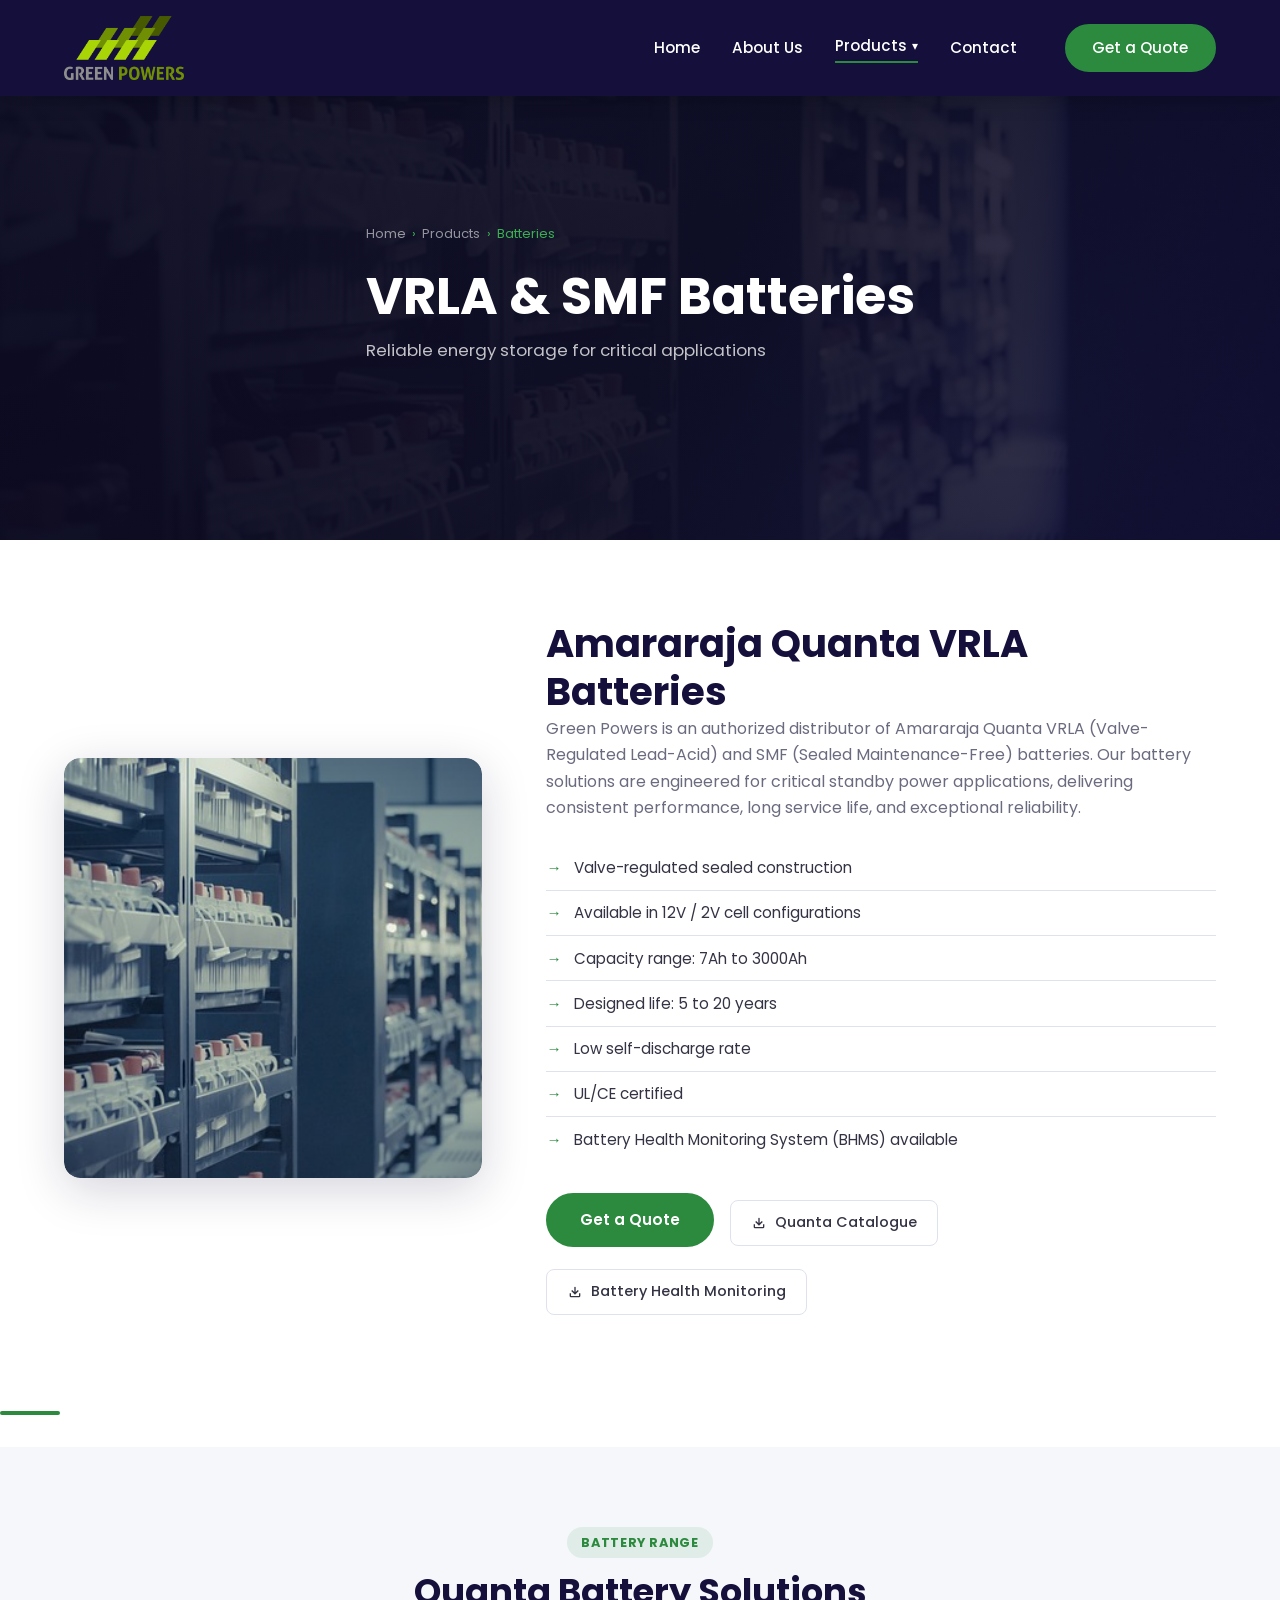
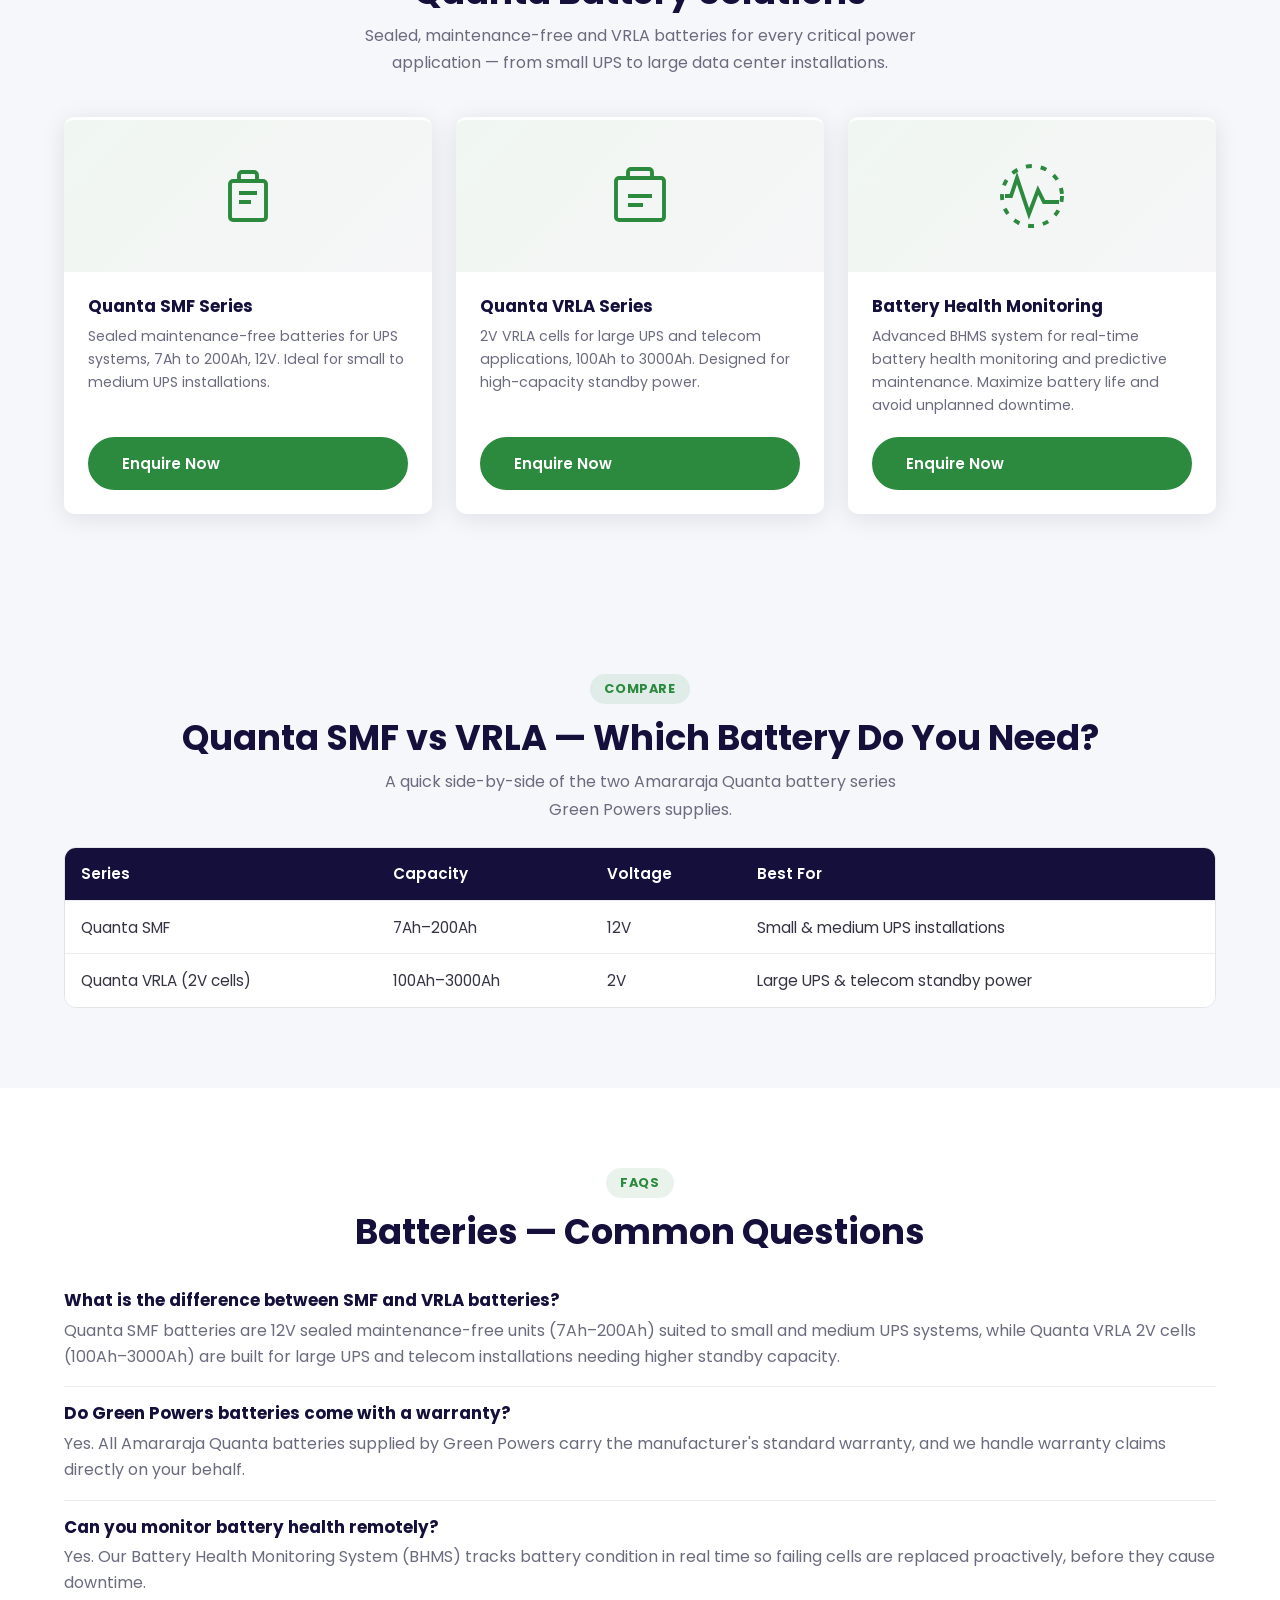
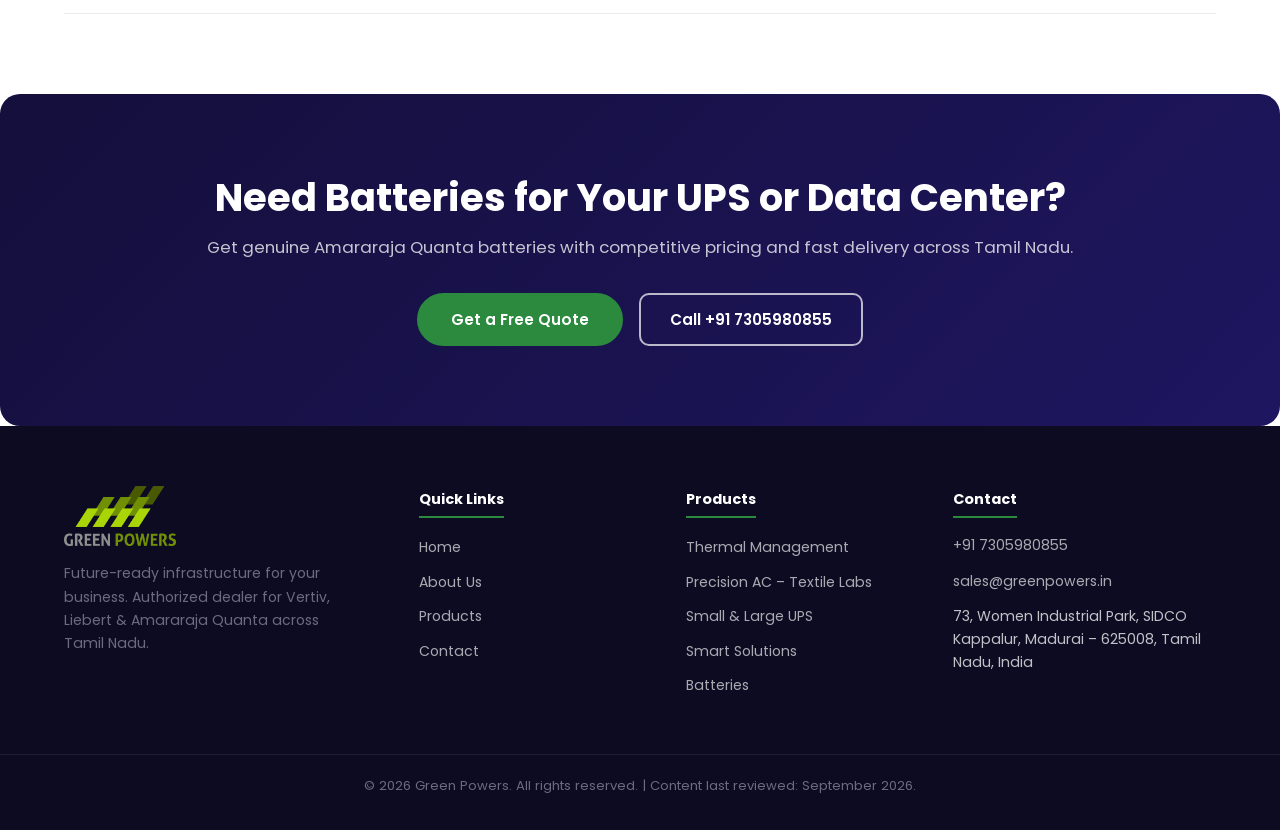
<file: batteries.html>
﻿<!DOCTYPE html>
<html lang="en">
<head>
  <meta charset="UTF-8">
  <meta name="viewport" content="width=device-width, initial-scale=1.0">
  <title>VRLA &amp; SMF Batteries | Green Powers</title>
  <meta name="description" content="Green Powers is an authorized distributor of Amararaja Quanta VRLA &amp; SMF batteries in Tamil Nadu — reliable energy storage for UPS &amp; data centers.">
  <link rel="canonical" href="https://www.greenpowers.tech/batteries">
  <!-- Open Graph -->
  <meta property="og:type" content="website">
  <meta property="og:title" content="VRLA &amp; SMF Batteries | Green Powers">
  <meta property="og:description" content="Green Powers is an authorized distributor of Amararaja Quanta VRLA &amp; SMF batteries in Tamil Nadu — reliable energy storage for UPS &amp; data centers.">
  <meta property="og:url" content="https://www.greenpowers.tech/batteries">
  <meta property="og:image" content="https://www.greenpowers.tech/images/data-center-2476790_640.jpg">
  <meta property="og:site_name" content="Green Powers">
  <!-- Twitter Card -->
  <meta name="twitter:card" content="summary_large_image">
  <meta name="twitter:title" content="VRLA &amp; SMF Batteries | Green Powers">
  <meta name="twitter:description" content="Green Powers is an authorized distributor of Amararaja Quanta VRLA &amp; SMF batteries in Tamil Nadu — reliable energy storage for UPS &amp; data centers.">
  <meta name="twitter:image" content="https://www.greenpowers.tech/images/data-center-2476790_640.jpg">
  <link rel="icon" href="/Green_Power_Transp.png">
  <meta name="google-site-verification" content="S1jk_8TOt4TBKHKMu5BuYWSDKe9ppvMVQrNyrAllNzE">
  <script>(function(w,d,s,l,i){w[l]=w[l]||[];w[l].push({'gtm.start':new Date().getTime(),event:'gtm.js'});var f=d.getElementsByTagName(s)[0],j=d.createElement(s),dl=l!='dataLayer'?'&l='+l:'';j.async=true;j.src='https://www.googletagmanager.com/gtm.js?id='+i+dl;f.parentNode.insertBefore(j,f);})(window,document,'script','dataLayer','GTM-KDLJ2Q44');</script>
<!-- Google tag (gtag.js) -->
  <script async src="https://www.googletagmanager.com/gtag/js?id=G-RKJHMMQ7TC"></script>
  <script>
    window.dataLayer = window.dataLayer || [];
    function gtag(){dataLayer.push(arguments);}
    gtag('js', new Date());
    gtag('config', 'G-RKJHMMQ7TC');
  </script>
  <link rel="stylesheet" href="/style.css">
  <script type="application/ld+json">
  {
    "@context": "https://schema.org",
    "@type": "Product",
    "name": "VRLA & SMF Batteries",
    "description": "Amararaja Quanta VRLA and SMF batteries — reliable energy storage for UPS, data centers, telecom and critical applications, supplied and installed by Green Powers across Tamil Nadu.",
    "url": "https://www.greenpowers.tech/batteries",
    "brand": {"@type": "Brand", "name": "Vertiv / Liebert / Amararaja Quanta"},
    "seller": {"@type": "Organization", "@id": "https://www.greenpowers.tech/#organization", "name": "Green Powers", "url": "https://www.greenpowers.tech", "telephone": "+917305980855"}
  }
  </script>
  <script type="application/ld+json">
  {
    "@context": "https://schema.org",
    "@type": "BreadcrumbList",
    "itemListElement": [
      {"@type": "ListItem", "position": 1, "name": "Home", "item": "https://www.greenpowers.tech/"},
      {"@type": "ListItem", "position": 2, "name": "Products", "item": "https://www.greenpowers.tech/products"},
      {"@type": "ListItem", "position": 3, "name": "Batteries", "item": "https://www.greenpowers.tech/batteries"}
    ]
  }
  </script>
  <style>
    /* ── Hero ── */
    .batt-hero {
      position: relative;
      min-height: 60vh;
      display: flex;
      align-items: center;
      background: url('/images/data-center-2476790_640.jpg') center center / cover no-repeat;
    }
    .batt-hero::before {
      content: '';
      position: absolute;
      inset: 0;
      background: linear-gradient(120deg, rgba(13,11,34,.92) 55%, rgba(20,15,59,.75));
    }
    .batt-hero .container { position: relative; z-index: 1; padding-top: 7rem; padding-bottom: 4rem; }
    .batt-hero h1 { color: #fff; margin-bottom: .6rem; }
    .batt-hero p  { color: rgba(255,255,255,.75); font-size: 1.05rem; margin: 0; }
    .breadcrumb {
      display: flex; align-items: center; gap: .4rem;
      font-size: .82rem; color: rgba(255,255,255,.55); margin-bottom: 1.2rem;
    }
    .breadcrumb a { color: rgba(255,255,255,.55); }
    .breadcrumb a:hover { color: #5edd7a; }

    /* ── Product detail ── */
    .section { padding: 5rem 0; }
    .section--light { background: var(--light); }
    .product-detail {
      display: grid;
      grid-template-columns: 1fr 1.6fr;
      gap: 4rem;
      align-items: center;
    }
    .product-detail-img { border-radius: 16px; overflow: hidden; box-shadow: var(--shadow-lg); }
    .product-detail-img img { width: 100%; height: 420px; object-fit: cover; display: block; }

    /* ── Battery cards grid ── */
    .battery-grid {
      display: grid;
      grid-template-columns: repeat(3, 1fr);
      gap: 1.5rem;
      margin-top: 2.5rem;
    }
    .battery-card {
      background: #fff;
      border-radius: var(--radius);
      box-shadow: var(--shadow);
      overflow: hidden;
      display: flex;
      flex-direction: column;
      transition: transform var(--transition), box-shadow var(--transition);
      border-top: 3px solid transparent;
    }
    .battery-card:hover { transform: translateY(-5px); box-shadow: var(--shadow-lg); border-top-color: var(--accent); }
    .battery-card-icon {
      display: flex; align-items: center; justify-content: center;
      background: linear-gradient(135deg, rgba(43,138,62,.07), rgba(20,15,59,.04));
      padding: 2.5rem 1.5rem;
    }
    .battery-card-body { padding: 1.5rem; flex: 1; display: flex; flex-direction: column; }
    .battery-card-body h3 { font-size: 1.05rem; margin-bottom: .5rem; color: var(--primary); }
    .battery-card-body p  { font-size: .88rem; color: var(--text-light); flex: 1; margin-bottom: 1.2rem; line-height: 1.65; }

    /* ── CTA banner ── */
    .cta-banner {
      background: linear-gradient(135deg, var(--primary) 0%, var(--primary-light) 100%);
      padding: 5rem 0;
      text-align: center;
    }
    .cta-banner h2 { color: #fff; margin-bottom: .75rem; }
    .cta-banner p  { color: rgba(255,255,255,.75); margin-bottom: 2rem; font-size: 1.05rem; }
    .cta-btns { display: flex; gap: 1rem; justify-content: center; flex-wrap: wrap; }
    .btn-outline-white {
      display: inline-flex; align-items: center; gap: .5rem;
      padding: .75rem 1.8rem; border: 2px solid rgba(255,255,255,.7);
      border-radius: var(--radius); color: #fff; font-weight: 600;
      font-size: .95rem; transition: background var(--transition), border-color var(--transition);
    }
    .btn-outline-white:hover { background: rgba(255,255,255,.12); border-color: #fff; }

    /* ── Section heading ── */
    .section-heading { text-align: center; margin-bottom: 1rem; }
    .section-heading .label {
      display: inline-block; background: rgba(43,138,62,.1); color: var(--accent);
      padding: .3rem .9rem; border-radius: 20px; font-size: .8rem;
      font-weight: 700; letter-spacing: .05em; text-transform: uppercase; margin-bottom: .75rem;
    }
    .section-heading h2 { font-size: clamp(1.6rem,3vw,2.2rem); color: var(--primary); margin-bottom: .5rem; }
    .section-heading p  { color: var(--text-light); max-width: 560px; margin: 0 auto; line-height: 1.7; }

    /* ── Responsive ── */
    @media (max-width: 900px) {
      .product-detail { grid-template-columns: 1fr; gap: 2.5rem; }
      .product-detail-img img { height: 300px; }
      .battery-grid { grid-template-columns: 1fr 1fr; }
    }
    @media (max-width: 600px) {
      .battery-grid { grid-template-columns: 1fr; }
      .batt-hero { min-height: 50vh; }
    }
  </style>
</head>
<body>
<noscript><iframe src="https://www.googletagmanager.com/ns.html?id=GTM-KDLJ2Q44" height="0" width="0" style="display:none;visibility:hidden"></iframe></noscript>

<header class="site-header scrolled" id="siteHeader">
  <nav class="nav-inner">
    <a class="nav-logo" href="/"><img src="/Green_Power_Transp.png" alt="Green Powers Logo"></a>
    <ul class="nav-menu" id="navMenu">
      <li><a href="/">Home</a></li>
      <li><a href="/about-us">About Us</a></li>
      <li class="nav-dropdown" id="productsDropdown">
        <a href="/products" class="active">Products</a>
        <ul class="dropdown-menu">
          <li><a href="/thermal">Thermal Management</a></li>
          <li><a href="/precision-ac-textile-lab">Precision AC &ndash; Textile Labs</a></li>
          <li><a href="/small-and-large-ups">Small &amp; Large UPS</a></li>
          <li><a href="/smart-solutions">Smart Solutions</a></li>
          <li><a href="/batteries">Batteries</a></li>
        </ul>
      </li>
      <li><a href="/contact">Contact</a></li>
      <li class="nav-cta"><a href="/contact" class="btn btn-primary">Get a Quote</a></li>
    </ul>
    <div class="burger" id="burger"><span></span><span></span><span></span></div>
  </nav>
  <div class="nav-overlay" id="navOverlay"></div>
</header>

<!-- Hero -->
<section class="batt-hero">
  <div class="container">
    <nav class="breadcrumb" aria-label="Breadcrumb">
      <a href="/">Home</a> <span>&rsaquo;</span> <a href="/products">Products</a> <span>&rsaquo;</span> <span>Batteries</span>
    </nav>
    <h1>VRLA &amp; SMF Batteries</h1>
    <p>Reliable energy storage for critical applications</p>
  </div>
</section>

<!-- Product Detail -->
<section class="section">
  <div class="container">
    <div class="product-detail">
      <div class="product-detail-img">
        <img src="/images/data-center-2476790_640.jpg" alt="Amararaja Quanta VRLA and SMF Batteries for UPS and Critical Power">
      </div>
      <div>
        <h2>Amararaja Quanta VRLA Batteries</h2>
        <p>Green Powers is an authorized distributor of Amararaja Quanta VRLA (Valve-Regulated Lead-Acid) and SMF (Sealed Maintenance-Free) batteries. Our battery solutions are engineered for critical standby power applications, delivering consistent performance, long service life, and exceptional reliability.</p>
        <ul class="feature-list">
          <li>Valve-regulated sealed construction</li>
          <li>Available in 12V / 2V cell configurations</li>
          <li>Capacity range: 7Ah to 3000Ah</li>
          <li>Designed life: 5 to 20 years</li>
          <li>Low self-discharge rate</li>
          <li>UL/CE certified</li>
          <li>Battery Health Monitoring System (BHMS) available</li>
        </ul>
        <div style="display:flex;flex-wrap:wrap;gap:1rem;margin-top:1.75rem;align-items:center;">
          <a href="/contact" class="btn btn-primary">Get a Quote</a>
          <a href="/files/Quanta Catalogue.pdf" class="download-btn" download>
            <svg width="18" height="18" viewBox="0 0 24 24" fill="currentColor" aria-hidden="true"><path d="M11 5a1 1 0 0 1 2 0v7.158l3.243-3.243 1.414 1.414L12 15.986l-5.657-5.657 1.414-1.414L11 12.158V5Z"/><path d="M4 14h2v4h12v-4h2v4a2 2 0 0 1-2 2H6a2 2 0 0 1-2-2v-4Z"/></svg>
            Quanta Catalogue
          </a>
          <a href="/files/Battery_Health_Monitoring.pdf" class="download-btn" download>
            <svg width="18" height="18" viewBox="0 0 24 24" fill="currentColor" aria-hidden="true"><path d="M11 5a1 1 0 0 1 2 0v7.158l3.243-3.243 1.414 1.414L12 15.986l-5.657-5.657 1.414-1.414L11 12.158V5Z"/><path d="M4 14h2v4h12v-4h2v4a2 2 0 0 1-2 2H6a2 2 0 0 1-2-2v-4Z"/></svg>
            Battery Health Monitoring
          </a>
        </div>
      </div>
    </div>
  </div>
</section>

<div class="divider"></div>

<!-- Product Cards -->
<section class="section section--light">
  <div class="container">
    <div class="section-heading">
      <span class="label">Battery Range</span>
      <h2>Quanta Battery Solutions</h2>
      <p>Sealed, maintenance-free and VRLA batteries for every critical power application — from small UPS to large data center installations.</p>
    </div>
    <div class="battery-grid">
      <div class="battery-card">
        <div class="battery-card-icon">
          <svg width="72" height="72" viewBox="0 0 24 24" fill="none" stroke="var(--accent)" stroke-width="1.3" aria-hidden="true"><rect x="6" y="7" width="12" height="13" rx="1"/><path d="M9 7V5a1 1 0 0 1 1-1h4a1 1 0 0 1 1 1v2"/><path d="M9 11h6M9 14h4"/></svg>
        </div>
        <div class="battery-card-body">
          <h3>Quanta SMF Series</h3>
          <p>Sealed maintenance-free batteries for UPS systems, 7Ah to 200Ah, 12V. Ideal for small to medium UPS installations.</p>
          <a href="/contact" class="btn btn-primary">Enquire Now</a>
        </div>
      </div>
      <div class="battery-card">
        <div class="battery-card-icon">
          <svg width="72" height="72" viewBox="0 0 24 24" fill="none" stroke="var(--accent)" stroke-width="1.3" aria-hidden="true"><rect x="4" y="6" width="16" height="14" rx="1"/><path d="M8 6V4a1 1 0 0 1 1-1h6a1 1 0 0 1 1 1v2"/><path d="M8 12h8M8 15h5"/></svg>
        </div>
        <div class="battery-card-body">
          <h3>Quanta VRLA Series</h3>
          <p>2V VRLA cells for large UPS and telecom applications, 100Ah to 3000Ah. Designed for high-capacity standby power.</p>
          <a href="/contact" class="btn btn-primary">Enquire Now</a>
        </div>
      </div>
      <div class="battery-card">
        <div class="battery-card-icon">
          <svg width="72" height="72" viewBox="0 0 24 24" fill="none" stroke="var(--accent)" stroke-width="1.3" aria-hidden="true"><path d="M3 12h2l2-6 4 12 3-8 2 4h5"/><circle cx="12" cy="12" r="10" stroke-dasharray="2 3"/></svg>
        </div>
        <div class="battery-card-body">
          <h3>Battery Health Monitoring</h3>
          <p>Advanced BHMS system for real-time battery health monitoring and predictive maintenance. Maximize battery life and avoid unplanned downtime.</p>
          <a href="/contact" class="btn btn-primary">Enquire Now</a>
        </div>
      </div>
    </div>
  </div>
</section>

<!-- Comparison Table (AEO: table-snippet eligible) -->
<style>
  .cmp-table-wrap{overflow-x:auto;margin-top:1.5rem;border-radius:12px;border:1px solid rgba(0,0,0,.08);}
  .cmp-table{width:100%;border-collapse:collapse;font-size:.95rem;background:#fff;}
  .cmp-table th,.cmp-table td{padding:.85rem 1rem;text-align:left;border-bottom:1px solid rgba(0,0,0,.07);}
  .cmp-table th{background:var(--primary,#0d0b22);color:#fff;font-weight:600;}
  .cmp-table tr:last-child td{border-bottom:none;}
  .faq-block{margin-top:1.25rem;}
  .faq-item{border-bottom:1px solid rgba(0,0,0,.08);padding:1rem 0;}
  .faq-item h3{font-size:1.05rem;margin-bottom:.4rem;}
  .faq-item p{margin:0;color:var(--text-light,#555);}
</style>
<section class="section section--light">
  <div class="container">
    <div class="section-heading">
      <span class="label">Compare</span>
      <h2>Quanta SMF vs VRLA &mdash; Which Battery Do You Need?</h2>
      <p>A quick side-by-side of the two Amararaja Quanta battery series Green Powers supplies.</p>
    </div>
    <div class="cmp-table-wrap">
      <table class="cmp-table">
        <thead>
          <tr><th>Series</th><th>Capacity</th><th>Voltage</th><th>Best For</th></tr>
        </thead>
        <tbody>
          <tr><td>Quanta SMF</td><td>7Ah&ndash;200Ah</td><td>12V</td><td>Small &amp; medium UPS installations</td></tr>
          <tr><td>Quanta VRLA (2V cells)</td><td>100Ah&ndash;3000Ah</td><td>2V</td><td>Large UPS &amp; telecom standby power</td></tr>
        </tbody>
      </table>
    </div>
  </div>
</section>

<!-- FAQ (AEO: featured-snippet / voice eligible) -->
<section class="section">
  <div class="container">
    <div class="section-heading">
      <span class="label">FAQs</span>
      <h2>Batteries &mdash; Common Questions</h2>
    </div>
    <div class="faq-block">
      <div class="faq-item">
        <h3>What is the difference between SMF and VRLA batteries?</h3>
        <p>Quanta SMF batteries are 12V sealed maintenance-free units (7Ah&ndash;200Ah) suited to small and medium UPS systems, while Quanta VRLA 2V cells (100Ah&ndash;3000Ah) are built for large UPS and telecom installations needing higher standby capacity.</p>
      </div>
      <div class="faq-item">
        <h3>Do Green Powers batteries come with a warranty?</h3>
        <p>Yes. All Amararaja Quanta batteries supplied by Green Powers carry the manufacturer's standard warranty, and we handle warranty claims directly on your behalf.</p>
      </div>
      <div class="faq-item">
        <h3>Can you monitor battery health remotely?</h3>
        <p>Yes. Our Battery Health Monitoring System (BHMS) tracks battery condition in real time so failing cells are replaced proactively, before they cause downtime.</p>
      </div>
    </div>
  </div>
</section>
<script type="application/ld+json">
{
  "@context": "https://schema.org",
  "@type": "FAQPage",
  "mainEntity": [
    {"@type":"Question","name":"What is the difference between SMF and VRLA batteries?","acceptedAnswer":{"@type":"Answer","text":"Quanta SMF batteries are 12V sealed maintenance-free units (7Ah–200Ah) suited to small and medium UPS systems, while Quanta VRLA 2V cells (100Ah–3000Ah) are built for large UPS and telecom installations needing higher standby capacity."}},
    {"@type":"Question","name":"Do Green Powers batteries come with a warranty?","acceptedAnswer":{"@type":"Answer","text":"Yes. All Amararaja Quanta batteries supplied by Green Powers carry the manufacturer's standard warranty, and we handle warranty claims directly on your behalf."}},
    {"@type":"Question","name":"Can you monitor battery health remotely?","acceptedAnswer":{"@type":"Answer","text":"Yes. Our Battery Health Monitoring System (BHMS) tracks battery condition in real time so failing cells are replaced proactively, before they cause downtime."}}
  ]
}
</script>

<!-- CTA Banner -->
<section class="cta-banner">
  <div class="container">
    <h2>Need Batteries for Your UPS or Data Center?</h2>
    <p>Get genuine Amararaja Quanta batteries with competitive pricing and fast delivery across Tamil Nadu.</p>
    <div class="cta-btns">
      <a href="/contact" class="btn btn-primary">Get a Free Quote</a>
      <a href="tel:+917305980855" class="btn-outline-white">Call +91 7305980855</a>
    </div>
  </div>
</section>

<footer class="site-footer">
  <div class="container">
    <div class="footer-grid">
      <div class="footer-logo"><img src="/Green_Power_Transp.png" alt="Green Powers"><p>Future-ready infrastructure for your business. Authorized dealer for Vertiv, Liebert &amp; Amararaja Quanta across Tamil Nadu.</p></div>
      <div class="footer-col"><h5>Quick Links</h5><ul class="footer-links"><li><a href="/">Home</a></li><li><a href="/about-us">About Us</a></li><li><a href="/products">Products</a></li><li><a href="/contact">Contact</a></li></ul></div>
      <div class="footer-col"><h5>Products</h5><ul class="footer-links"><li><a href="/thermal">Thermal Management</a></li>
          <li><a href="/precision-ac-textile-lab">Precision AC &ndash; Textile Labs</a></li><li><a href="/small-and-large-ups">Small &amp; Large UPS</a></li><li><a href="/smart-solutions">Smart Solutions</a></li><li><a href="/batteries">Batteries</a></li></ul></div>
      <div class="footer-col"><h5>Contact</h5><ul class="footer-contact"><li><span><a href="tel:+917305980855">+91 7305980855</a></span></li><li><span><a href="mailto:sales@greenpowers.in">sales@greenpowers.in</a></span></li><li><span>73, Women Industrial Park, SIDCO Kappalur, Madurai – 625008, Tamil Nadu, India</span></li></ul></div>
    </div>
  </div>
  <div class="footer-bottom"><div class="container"><p>&copy; 2026 Green Powers. All rights reserved. | Content last reviewed: September 2026.</p></div></div>
</footer>
<script>
const burger=document.getElementById('burger'),navMenu=document.getElementById('navMenu'),overlay=document.getElementById('navOverlay');
burger.addEventListener('click',()=>{burger.classList.toggle('open');navMenu.classList.toggle('open');overlay.classList.toggle('show');});
overlay.addEventListener('click',()=>{burger.classList.remove('open');navMenu.classList.remove('open');overlay.classList.remove('show');});
document.getElementById('productsDropdown').addEventListener('click',function(e){if(window.innerWidth<=768){e.preventDefault();this.classList.toggle('open');}});
</script>
</body>
</html>
</file>
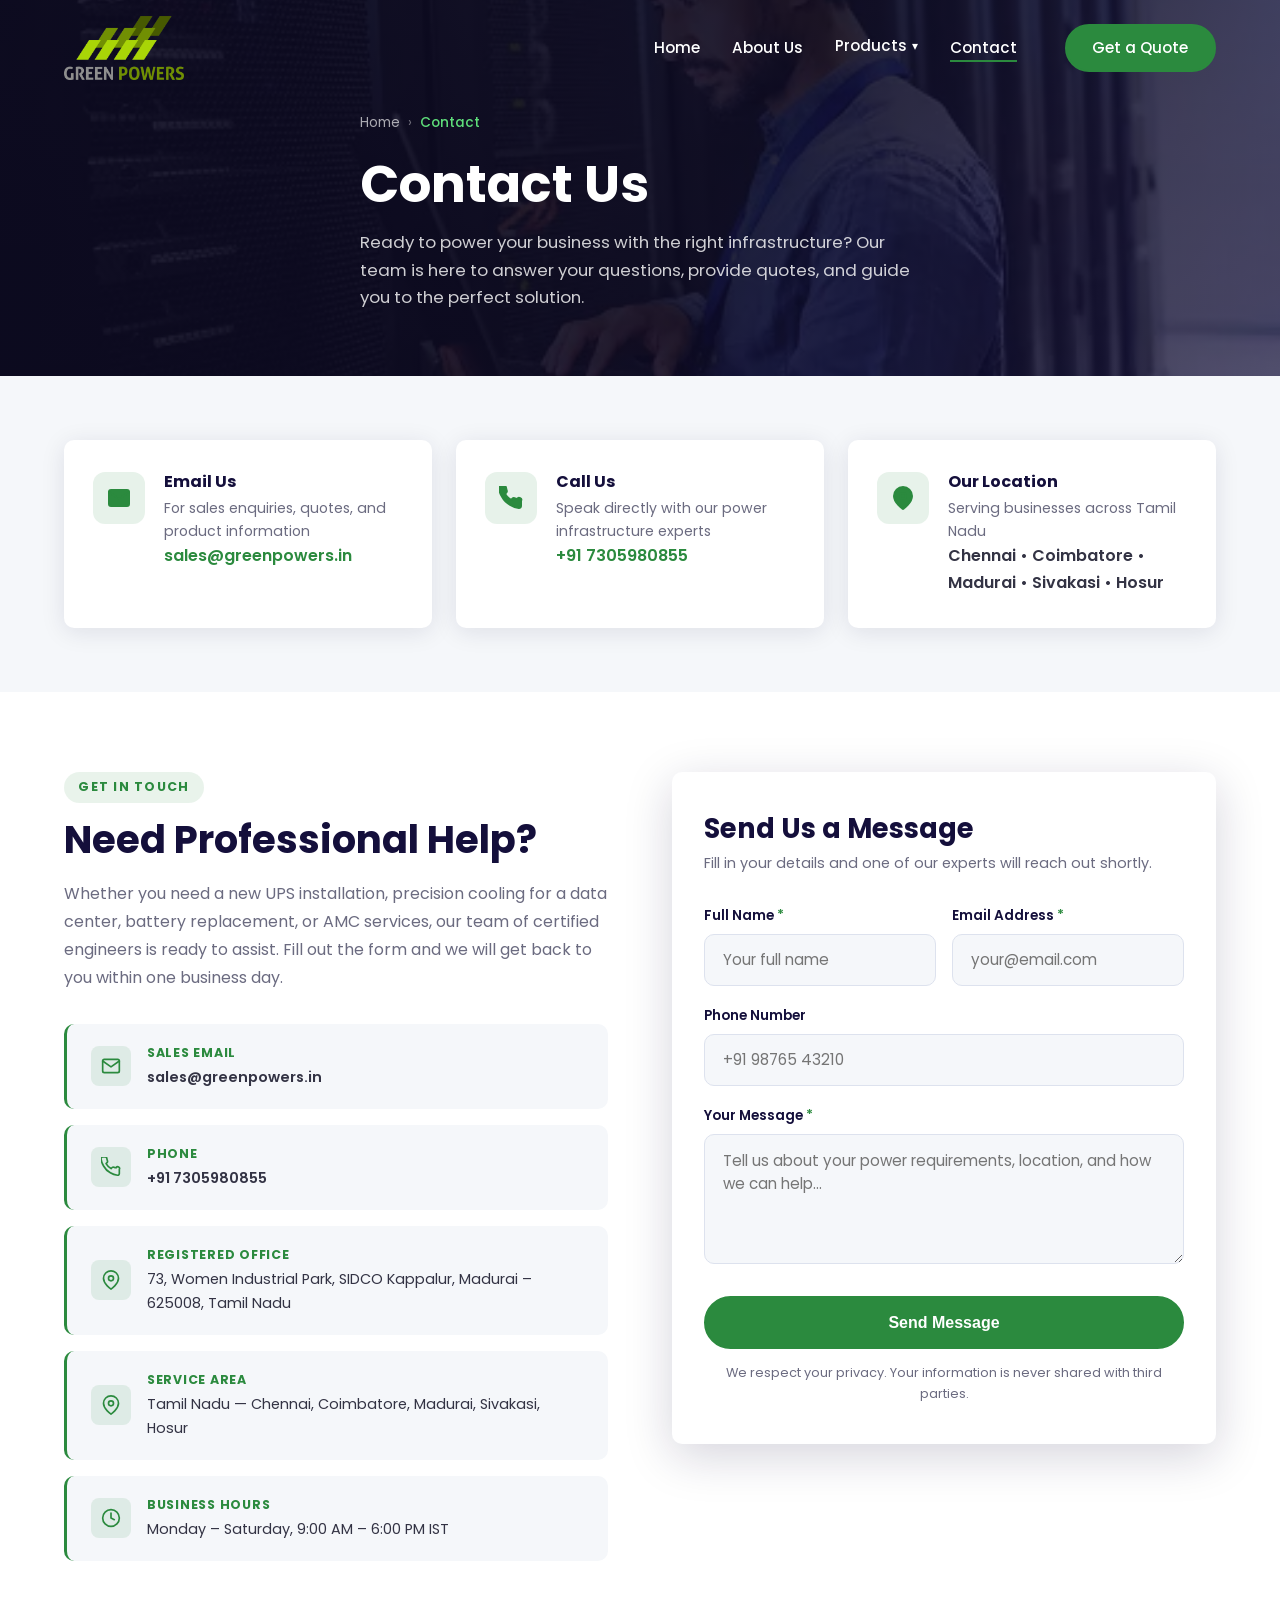
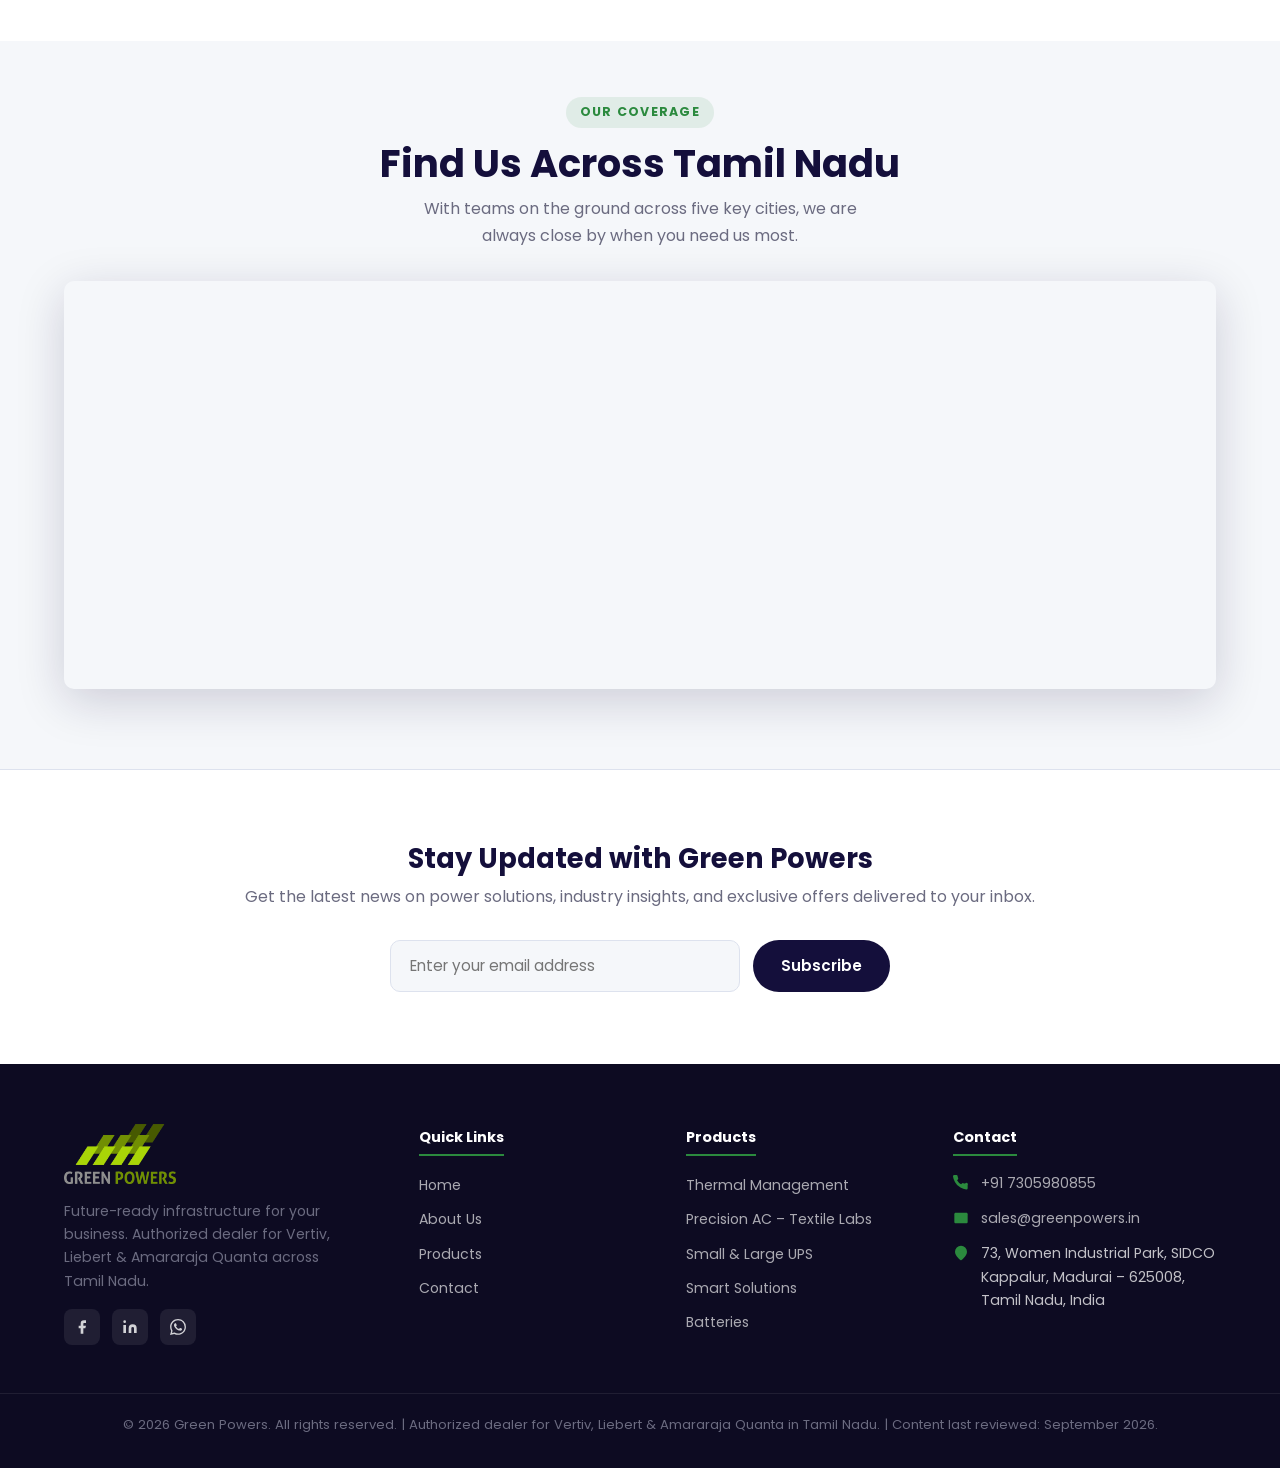
<file: contact.html>
﻿<!DOCTYPE html>
<html lang="en">
<head>
  <meta charset="UTF-8">
  <meta name="viewport" content="width=device-width, initial-scale=1.0">
  <title>Contact Green Powers | Get a UPS &amp; AC Quote</title>
  <meta name="description" content="Contact Green Powers for Vertiv UPS, Liebert Precision AC &amp; Amararaja Quanta Battery solutions in Tamil Nadu. Call +91 7305980855.">
  <link rel="canonical" href="https://www.greenpowers.tech/contact">
  <!-- Open Graph -->
  <meta property="og:type" content="website">
  <meta property="og:title" content="Contact Green Powers | Get a UPS &amp; AC Quote">
  <meta property="og:description" content="Contact Green Powers for Vertiv UPS, Liebert Precision AC and Amararaja Quanta Batteries in Tamil Nadu. Call +91 7305980855 or email sales@greenpowers.in.">
  <meta property="og:url" content="https://www.greenpowers.tech/contact">
  <meta property="og:image" content="https://www.greenpowers.tech/Industry-equipment-Air-conditioning-of-plant-drone-aerial-top-view-of-roof-1500x430.jpg">
  <meta property="og:site_name" content="Green Powers">
  <!-- Twitter Card -->
  <meta name="twitter:card" content="summary_large_image">
  <meta name="twitter:title" content="Contact Green Powers | Get a UPS &amp; AC Quote">
  <meta name="twitter:description" content="Contact Green Powers for Vertiv UPS, Liebert Precision AC and Amararaja Quanta Batteries in Tamil Nadu. Call +91 7305980855 or email sales@greenpowers.in.">
  <meta name="twitter:image" content="https://www.greenpowers.tech/Industry-equipment-Air-conditioning-of-plant-drone-aerial-top-view-of-roof-1500x430.jpg">
  <!-- Geo Targeting – Tamil Nadu, India -->
  <meta name="geo.region" content="IN-TN">
  <meta name="geo.placename" content="Tamil Nadu, India">
  <meta name="geo.position" content="11.1271;78.6569">
  <meta name="ICBM" content="11.1271, 78.6569">
  <link rel="icon" href="/Green_Power_Transp.png">
  <meta name="google-site-verification" content="S1jk_8TOt4TBKHKMu5BuYWSDKe9ppvMVQrNyrAllNzE">
  <script>(function(w,d,s,l,i){w[l]=w[l]||[];w[l].push({'gtm.start':new Date().getTime(),event:'gtm.js'});var f=d.getElementsByTagName(s)[0],j=d.createElement(s),dl=l!='dataLayer'?'&l='+l:'';j.async=true;j.src='https://www.googletagmanager.com/gtm.js?id='+i+dl;f.parentNode.insertBefore(j,f);})(window,document,'script','dataLayer','GTM-KDLJ2Q44');</script>
<!-- Google tag (gtag.js) -->
  <script async src="https://www.googletagmanager.com/gtag/js?id=G-RKJHMMQ7TC"></script>
  <script>
    window.dataLayer = window.dataLayer || [];
    function gtag(){dataLayer.push(arguments);}
    gtag('js', new Date());
    gtag('config', 'G-RKJHMMQ7TC');
  </script>
  <link rel="stylesheet" href="/style.css">
  <script type="application/ld+json">
  {
    "@context": "https://schema.org",
    "@type": "LocalBusiness",
    "@id": "https://www.greenpowers.tech/#organization",
    "name": "Green Powers",
    "url": "https://www.greenpowers.tech",
    "logo": "https://www.greenpowers.tech/Green_Power_Transp.png",
    "telephone": "+917305980855",
    "email": "sales@greenpowers.in",
    "description": "Contact Green Powers for Vertiv UPS, Liebert Precision Cooling and Amararaja Quanta Batteries across Tamil Nadu.",
    "areaServed": {"@type": "AdministrativeArea", "name": "Tamil Nadu"},
    "address": {
      "@type": "PostalAddress",
      "streetAddress": "73, Women Industrial Park, SIDCO Kappalur",
      "addressLocality": "Madurai",
      "postalCode": "625008",
      "addressRegion": "Tamil Nadu",
      "addressCountry": "IN"
    },
    "geo": {"@type": "GeoCoordinates", "latitude": "11.1271", "longitude": "78.6569"},
    "openingHours": "Mo-Sa 09:00-18:00",
    "sameAs": [
      "https://www.facebook.com/greenpowers.tech",
      "https://www.linkedin.com/company/greenpowers",
      "https://wa.me/917305980855"
    ],
    "contactPoint": {
      "@type": "ContactPoint",
      "telephone": "+917305980855",
      "contactType": "sales",
      "areaServed": "IN",
      "availableLanguage": ["English", "Tamil"]
    }
  }
  </script>
  <script type="application/ld+json">
  {
    "@context": "https://schema.org",
    "@type": "BreadcrumbList",
    "itemListElement": [
      {"@type": "ListItem", "position": 1, "name": "Home", "item": "https://www.greenpowers.tech/"},
      {"@type": "ListItem", "position": 2, "name": "Contact", "item": "https://www.greenpowers.tech/contact"}
    ]
  }
  </script>
  <style>
    /* ── Page Hero ── */
    .page-hero {
      position: relative;
      padding: 7rem 0 4rem;
      background: url('/images/programming-data-center-and-a-man-with-a-laptop-for-maintenance-cyber-security-and-internet.webp') center center / cover no-repeat;
      display: flex;
      align-items: center;
    }
    .page-hero::before {
      content: '';
      position: absolute;
      inset: 0;
      background: linear-gradient(120deg, rgba(13,11,34,.9) 55%, rgba(20,15,59,.7));
    }
    .page-hero .hero-inner { position: relative; z-index: 1; }
    .breadcrumb {
      display: flex;
      align-items: center;
      gap: .5rem;
      font-size: .85rem;
      color: rgba(255,255,255,.65);
      margin-bottom: 1.1rem;
    }
    .breadcrumb a { color: rgba(255,255,255,.65); transition: color var(--transition); }
    .breadcrumb a:hover { color: var(--white); }
    .breadcrumb span { color: rgba(255,255,255,.4); }
    .breadcrumb .current { color: #5edd7a; font-weight: 500; }
    .page-hero h1 { color: var(--white); margin-bottom: .8rem; }
    .page-hero p { color: rgba(255,255,255,.8); font-size: 1.05rem; max-width: 560px; margin: 0; }

    /* ── Section ── */
    .section { padding: 5rem 0; }
    .section--light { background: var(--light); }
    .section-tag {
      display: inline-block;
      background: rgba(43,138,62,.1);
      color: var(--accent);
      font-size: .78rem;
      font-weight: 700;
      letter-spacing: .1em;
      text-transform: uppercase;
      padding: .32rem .9rem;
      border-radius: 20px;
      margin-bottom: .8rem;
    }

    /* ── Contact Cards (top strip) ── */
    .contact-cards-strip {
      padding: 4rem 0;
      background: var(--light);
    }
    .contact-cards {
      display: grid;
      grid-template-columns: repeat(3, 1fr);
      gap: 1.5rem;
    }
    .contact-card {
      background: var(--white);
      border-radius: var(--radius);
      padding: 2rem 1.8rem;
      box-shadow: var(--shadow);
      display: flex;
      align-items: flex-start;
      gap: 1.2rem;
      transition: transform var(--transition), box-shadow var(--transition);
    }
    .contact-card:hover { transform: translateY(-4px); box-shadow: var(--shadow-lg); }
    .contact-card-icon {
      width: 52px;
      height: 52px;
      background: rgba(43,138,62,.11);
      border-radius: 12px;
      display: flex;
      align-items: center;
      justify-content: center;
      flex-shrink: 0;
    }
    .contact-card-icon svg { width: 24px; height: 24px; }
    .contact-card-text h4 { margin-bottom: .3rem; font-size: 1rem; }
    .contact-card-text p { margin: 0; font-size: .88rem; }
    .contact-card-text a { color: var(--accent); font-weight: 600; transition: color var(--transition); }
    .contact-card-text a:hover { color: var(--accent-light); }

    /* ── Contact Grid ── */
    .contact-grid {
      display: grid;
      grid-template-columns: 1fr 1fr;
      gap: 4rem;
      align-items: flex-start;
    }
    .contact-info h2 { margin-bottom: 1rem; }
    .contact-info > p { margin-bottom: 2rem; line-height: 1.75; }
    .contact-info-cards { display: flex; flex-direction: column; gap: 1rem; }
    .contact-info-card {
      background: var(--light);
      border-radius: var(--radius);
      padding: 1.2rem 1.5rem;
      display: flex;
      align-items: center;
      gap: 1rem;
      border-left: 3px solid var(--accent);
    }
    .contact-info-card .ci-icon {
      width: 40px;
      height: 40px;
      background: rgba(43,138,62,.11);
      border-radius: 8px;
      display: flex;
      align-items: center;
      justify-content: center;
      flex-shrink: 0;
    }
    .contact-info-card .ci-icon svg { width: 20px; height: 20px; }
    .contact-info-card .ci-text { font-size: .9rem; }
    .contact-info-card .ci-text strong { display: block; font-size: .78rem; text-transform: uppercase; letter-spacing: .06em; color: var(--accent); font-weight: 700; margin-bottom: .15rem; }
    .contact-info-card .ci-text a { color: var(--text); font-weight: 600; transition: color var(--transition); }
    .contact-info-card .ci-text a:hover { color: var(--accent); }

    /* ── Contact Form ── */
    .contact-form-wrap {
      background: var(--white);
      border-radius: var(--radius);
      padding: 2.5rem 2rem;
      box-shadow: var(--shadow-lg);
    }
    .contact-form-wrap h3 { margin-bottom: .4rem; }
    .contact-form-wrap > p { margin-bottom: 1.8rem; font-size: .9rem; }
    .form-group { margin-bottom: 1.2rem; }
    .form-group label {
      display: block;
      font-size: .85rem;
      font-weight: 600;
      color: var(--primary);
      margin-bottom: .4rem;
    }
    .form-group input,
    .form-group textarea,
    .form-group select {
      width: 100%;
      padding: .85rem 1.1rem;
      border: 1px solid var(--border);
      border-radius: var(--radius);
      font-family: inherit;
      font-size: .95rem;
      color: var(--text);
      background: var(--light);
      outline: none;
      transition: border-color var(--transition), box-shadow var(--transition);
    }
    .form-group input:focus,
    .form-group textarea:focus,
    .form-group select:focus {
      border-color: var(--accent);
      box-shadow: 0 0 0 3px rgba(43,138,62,.1);
      background: var(--white);
    }
    .form-group textarea { resize: vertical; min-height: 130px; }
    .form-row { display: grid; grid-template-columns: 1fr 1fr; gap: 1rem; }
    .form-submit { margin-top: 1.5rem; }
    .form-submit .btn { width: 100%; justify-content: center; font-size: 1rem; padding: .95rem; }
    .form-note { font-size: .8rem; color: var(--text-light); text-align: center; margin-top: .8rem; margin-bottom: 0; }

    /* ── Map Section ── */
    .map-section { padding: 0 0 5rem; background: var(--light); }
    .map-section .map-header { text-align: center; padding: 3.5rem 0 2rem; }
    .map-section .map-header h2 { margin-bottom: .5rem; }
    .map-section .map-header p { max-width: 480px; margin: 0 auto; }
    .map-wrap {
      border-radius: var(--radius);
      overflow: hidden;
      box-shadow: var(--shadow-lg);
    }

    /* ── Newsletter ── */
    .newsletter-section { background: var(--white); padding: 4.5rem 0; text-align: center; border-top: 1px solid var(--border); }
    .newsletter-section h3 { margin-bottom: .5rem; }
    .newsletter-section p { margin-bottom: 1.8rem; }
    .newsletter-form {
      display: flex;
      gap: .8rem;
      max-width: 500px;
      margin: 0 auto;
      flex-wrap: wrap;
      justify-content: center;
    }
    .newsletter-form input[type="email"] {
      flex: 1;
      min-width: 230px;
      padding: .85rem 1.2rem;
      border: 1px solid var(--border);
      border-radius: var(--radius);
      font-size: .95rem;
      font-family: inherit;
      outline: none;
      background: var(--light);
      color: var(--text);
    }
    .newsletter-form input[type="email"]:focus { border-color: var(--accent); }

    /* ── Success/Error States ── */
    .form-status {
      display: none;
      padding: 1rem 1.2rem;
      border-radius: var(--radius);
      font-size: .9rem;
      font-weight: 500;
      margin-top: 1rem;
      text-align: center;
    }
    .form-status.success { background: rgba(43,138,62,.1); color: var(--accent); border: 1px solid rgba(43,138,62,.3); display: block; }

    /* ── Responsive ── */
    @media(max-width:900px){
      .contact-grid { grid-template-columns:1fr; gap:3rem; }
      .contact-cards { grid-template-columns:1fr; }
    }
    @media(max-width:600px){
      .form-row { grid-template-columns:1fr; }
      .contact-form-wrap { padding:2rem 1.2rem; }
    }
  </style>
</head>
<body>
<noscript><iframe src="https://www.googletagmanager.com/ns.html?id=GTM-KDLJ2Q44" height="0" width="0" style="display:none;visibility:hidden"></iframe></noscript>

<header class="site-header scrolled" id="siteHeader">
  <nav class="nav-inner">
    <a class="nav-logo" href="/"><img src="/Green_Power_Transp.png" alt="Green Powers Logo"></a>
    <ul class="nav-menu" id="navMenu">
      <li><a href="/">Home</a></li>
      <li><a href="/about-us">About Us</a></li>
      <li class="nav-dropdown" id="productsDropdown">
        <a href="/products">Products</a>
        <ul class="dropdown-menu">
          <li><a href="/thermal">Thermal Management</a></li>
          <li><a href="/precision-ac-textile-lab">Precision AC &ndash; Textile Labs</a></li>
          <li><a href="/small-and-large-ups">Small &amp; Large UPS</a></li>
          <li><a href="/smart-solutions">Smart Solutions</a></li>
          <li><a href="/batteries">Batteries</a></li>
        </ul>
      </li>
      <li><a href="/contact" class="active">Contact</a></li>
      <li class="nav-cta"><a href="/contact" class="btn btn-primary">Get a Quote</a></li>
    </ul>
    <div class="burger" id="burger"><span></span><span></span><span></span></div>
  </nav>
  <div class="nav-overlay" id="navOverlay"></div>
</header>

<!-- Page Hero -->
<section class="page-hero">
  <div class="container">
    <div class="hero-inner">
      <nav class="breadcrumb" aria-label="Breadcrumb">
        <a href="/">Home</a>
        <span>&rsaquo;</span>
        <span class="current">Contact</span>
      </nav>
      <h1>Contact Us</h1>
      <p>Ready to power your business with the right infrastructure? Our team is here to answer your questions, provide quotes, and guide you to the perfect solution.</p>
    </div>
  </div>
</section>

<!-- Contact Cards Strip -->
<section class="contact-cards-strip">
  <div class="container">
    <div class="contact-cards">
      <div class="contact-card">
        <div class="contact-card-icon">
          <svg viewBox="0 0 24 24" fill="none" stroke="var(--accent)" stroke-width="2" stroke-linecap="round" stroke-linejoin="round">
            <path d="M4 4h16c1.1 0 2 .9 2 2v12c0 1.1-.9 2-2 2H4c-1.1 0-2-.9-2-2V6c0-1.1.9-2 2-2z"/><polyline points="22,6 12,13 2,6"/>
          </svg>
        </div>
        <div class="contact-card-text">
          <h4>Email Us</h4>
          <p>For sales enquiries, quotes, and product information</p>
          <a href="mailto:sales@greenpowers.in">sales@greenpowers.in</a>
        </div>
      </div>
      <div class="contact-card">
        <div class="contact-card-icon">
          <svg viewBox="0 0 24 24" fill="none" stroke="var(--accent)" stroke-width="2" stroke-linecap="round" stroke-linejoin="round">
            <path d="M22 16.92v3a2 2 0 01-2.18 2 19.79 19.79 0 01-8.63-3.07A19.5 19.5 0 013.09 10.8 19.79 19.79 0 01.02 2.22 2 2 0 012 .02h3a2 2 0 012 1.72 12.84 12.84 0 00.7 2.81 2 2 0 01-.45 2.11L6.09 7.91a16 16 0 006 6l1.27-1.27a2 2 0 012.11-.45 12.84 12.84 0 002.81.7A2 2 0 0122 14.92v2z"/>
          </svg>
        </div>
        <div class="contact-card-text">
          <h4>Call Us</h4>
          <p>Speak directly with our power infrastructure experts</p>
          <a href="tel:+917305980855">+91 7305980855</a>
        </div>
      </div>
      <div class="contact-card">
        <div class="contact-card-icon">
          <svg viewBox="0 0 24 24" fill="none" stroke="var(--accent)" stroke-width="2" stroke-linecap="round" stroke-linejoin="round">
            <path d="M21 10c0 7-9 13-9 13s-9-6-9-13a9 9 0 0118 0z"/><circle cx="12" cy="10" r="3"/>
          </svg>
        </div>
        <div class="contact-card-text">
          <h4>Our Location</h4>
          <p>Serving businesses across Tamil Nadu</p>
          <span style="font-weight:600;color:var(--text);">Chennai &bull; Coimbatore &bull; Madurai &bull; Sivakasi &bull; Hosur</span>
        </div>
      </div>
    </div>
  </div>
</section>

<!-- Contact Grid (Info + Form) -->
<section class="section">
  <div class="container">
    <div class="contact-grid">
      <!-- Left: Info -->
      <div class="contact-info">
        <span class="section-tag">Get in Touch</span>
        <h2>Need Professional Help?</h2>
        <p>Whether you need a new UPS installation, precision cooling for a data center, battery replacement, or AMC services, our team of certified engineers is ready to assist. Fill out the form and we will get back to you within one business day.</p>
        <div class="contact-info-cards">
          <div class="contact-info-card">
            <div class="ci-icon">
              <svg viewBox="0 0 24 24" fill="none" stroke="var(--accent)" stroke-width="2" stroke-linecap="round" stroke-linejoin="round">
                <path d="M4 4h16c1.1 0 2 .9 2 2v12c0 1.1-.9 2-2 2H4c-1.1 0-2-.9-2-2V6c0-1.1.9-2 2-2z"/><polyline points="22,6 12,13 2,6"/>
              </svg>
            </div>
            <div class="ci-text">
              <strong>Sales Email</strong>
              <a href="mailto:sales@greenpowers.in">sales@greenpowers.in</a>
            </div>
          </div>
          <div class="contact-info-card">
            <div class="ci-icon">
              <svg viewBox="0 0 24 24" fill="none" stroke="var(--accent)" stroke-width="2" stroke-linecap="round" stroke-linejoin="round">
                <path d="M22 16.92v3a2 2 0 01-2.18 2 19.79 19.79 0 01-8.63-3.07A19.5 19.5 0 013.09 10.8 19.79 19.79 0 01.02 2.22 2 2 0 012 .02h3a2 2 0 012 1.72 12.84 12.84 0 00.7 2.81 2 2 0 01-.45 2.11L6.09 7.91a16 16 0 006 6l1.27-1.27a2 2 0 012.11-.45 12.84 12.84 0 002.81.7A2 2 0 0122 14.92v2z"/>
              </svg>
            </div>
            <div class="ci-text">
              <strong>Phone</strong>
              <a href="tel:+917305980855">+91 7305980855</a>
            </div>
          </div>
          <div class="contact-info-card">
            <div class="ci-icon">
              <svg viewBox="0 0 24 24" fill="none" stroke="var(--accent)" stroke-width="2" stroke-linecap="round" stroke-linejoin="round">
                <path d="M21 10c0 7-9 13-9 13s-9-6-9-13a9 9 0 0118 0z"/><circle cx="12" cy="10" r="3"/>
              </svg>
            </div>
            <div class="ci-text">
              <strong>Registered Office</strong>
              <span>73, Women Industrial Park, SIDCO Kappalur, Madurai – 625008, Tamil Nadu</span>
            </div>
          </div>
          <div class="contact-info-card">
            <div class="ci-icon">
              <svg viewBox="0 0 24 24" fill="none" stroke="var(--accent)" stroke-width="2" stroke-linecap="round" stroke-linejoin="round">
                <path d="M21 10c0 7-9 13-9 13s-9-6-9-13a9 9 0 0118 0z"/><circle cx="12" cy="10" r="3"/>
              </svg>
            </div>
            <div class="ci-text">
              <strong>Service Area</strong>
              <span>Tamil Nadu — Chennai, Coimbatore, Madurai, Sivakasi, Hosur</span>
            </div>
          </div>
          <div class="contact-info-card">
            <div class="ci-icon">
              <svg viewBox="0 0 24 24" fill="none" stroke="var(--accent)" stroke-width="2" stroke-linecap="round" stroke-linejoin="round">
                <circle cx="12" cy="12" r="10"/><polyline points="12 6 12 12 16 14"/>
              </svg>
            </div>
            <div class="ci-text">
              <strong>Business Hours</strong>
              <span>Monday – Saturday, 9:00 AM – 6:00 PM IST</span>
            </div>
          </div>
        </div>
      </div>

      <!-- Right: Form -->
      <div class="contact-form-wrap">
        <h3>Send Us a Message</h3>
        <p>Fill in your details and one of our experts will reach out shortly.</p>
        <form
          action="https://formsubmit.co/sales@greenpowers.in"
          method="POST"
          id="contactForm"
          novalidate
        >
          <!-- FormSubmit hidden fields -->
          <input type="hidden" name="_subject" value="New Enquiry from Green Powers Website">
          <input type="hidden" name="_next" value="https://www.greenpowers.tech/contact?sent=1">
          <input type="text" name="_honey" style="display:none" tabindex="-1" autocomplete="off">

          <div class="form-row">
            <div class="form-group">
              <label for="name">Full Name <span style="color:var(--accent)">*</span></label>
              <input type="text" id="name" name="name" placeholder="Your full name" required autocomplete="name">
            </div>
            <div class="form-group">
              <label for="email">Email Address <span style="color:var(--accent)">*</span></label>
              <input type="email" id="email" name="email" placeholder="your@email.com" required autocomplete="email">
            </div>
          </div>
          <div class="form-group">
            <label for="phone">Phone Number</label>
            <input type="tel" id="phone" name="phone" placeholder="+91 98765 43210" autocomplete="tel">
          </div>
          <div class="form-group">
            <label for="message">Your Message <span style="color:var(--accent)">*</span></label>
            <textarea id="message" name="message" placeholder="Tell us about your power requirements, location, and how we can help…" required></textarea>
          </div>
          <div class="form-submit">
            <button type="submit" class="btn btn-primary">Send Message</button>
          </div>
          <p class="form-note">We respect your privacy. Your information is never shared with third parties.</p>
        </form>
      </div>
    </div>
  </div>
</section>

<!-- Map -->
<section class="map-section section--light">
  <div class="container">
    <div class="map-header">
      <span class="section-tag">Our Coverage</span>
      <h2>Find Us Across Tamil Nadu</h2>
      <p>With teams on the ground across five key cities, we are always close by when you need us most.</p>
    </div>
    <div class="map-wrap">
      <iframe
        src="https://maps.google.com/maps?q=Tamil+Nadu,India&z=7&output=embed"
        width="100%"
        height="400"
        style="border:0;border-radius:10px;"
        allowfullscreen=""
        loading="lazy"
        title="Green Powers service area — Tamil Nadu"
      ></iframe>
    </div>
  </div>
</section>

<!-- Newsletter -->
<section class="newsletter-section">
  <div class="container">
    <h3>Stay Updated with Green Powers</h3>
    <p>Get the latest news on power solutions, industry insights, and exclusive offers delivered to your inbox.</p>
    <form class="newsletter-form" action="https://formsubmit.co/sales@greenpowers.in" method="POST">
      <input type="hidden" name="_subject" value="Newsletter Subscription – Green Powers">
      <input type="hidden" name="_next" value="https://www.greenpowers.tech/contact?subscribed=1">
      <input type="hidden" name="_captcha" value="false">
      <input type="text" name="_honey" style="display:none" tabindex="-1" autocomplete="off">
      <input type="email" name="email" placeholder="Enter your email address" required aria-label="Email address">
      <button type="submit" class="btn btn-primary">Subscribe</button>
    </form>
  </div>
</section>

<footer class="site-footer">
  <div class="container">
    <div class="footer-grid">
      <div class="footer-logo">
        <img src="/Green_Power_Transp.png" alt="Green Powers">
        <p>Future-ready infrastructure for your business. Authorized dealer for Vertiv, Liebert &amp; Amararaja Quanta across Tamil Nadu.</p>
        <div class="footer-social">
          <a href="https://www.facebook.com/greenpowers.tech" class="social-btn" aria-label="Facebook" target="_blank" rel="noopener"><svg viewBox="0 0 24 24" fill="rgba(255,255,255,.8)" width="16" height="16"><path d="M18 2h-3a5 5 0 00-5 5v3H7v4h3v8h4v-8h3l1-4h-4V7a1 1 0 011-1h3z"/></svg></a>
          <a href="https://www.linkedin.com/company/greenpowers" class="social-btn" aria-label="LinkedIn" target="_blank" rel="noopener"><svg viewBox="0 0 24 24" fill="rgba(255,255,255,.8)" width="16" height="16"><path d="M16 8a6 6 0 016 6v7h-4v-7a2 2 0 00-2-2 2 2 0 00-2 2v7h-4v-7a6 6 0 016-6zM2 9h4v12H2z"/><circle cx="4" cy="4" r="2"/></svg></a>
          <a href="https://wa.me/917305980855" class="social-btn" aria-label="WhatsApp" target="_blank" rel="noopener"><svg viewBox="0 0 24 24" fill="rgba(255,255,255,.8)" width="16" height="16"><path d="M17.472 14.382c-.297-.149-1.758-.867-2.03-.967-.273-.099-.471-.148-.67.15-.197.297-.767.966-.94 1.164-.173.199-.347.223-.644.075-.297-.15-1.255-.463-2.39-1.475-.883-.788-1.48-1.761-1.653-2.059-.173-.297-.018-.458.13-.606.134-.133.298-.347.446-.52.149-.174.198-.298.298-.497.099-.198.05-.371-.025-.52-.075-.149-.669-1.612-.916-2.207-.242-.579-.487-.5-.669-.51-.173-.008-.371-.01-.57-.01-.198 0-.52.074-.792.372-.272.297-1.04 1.016-1.04 2.479 0 1.462 1.065 2.875 1.213 3.074.149.198 2.096 3.2 5.077 4.487.709.306 1.262.489 1.694.625.712.227 1.36.195 1.871.118.571-.085 1.758-.719 2.006-1.413.248-.694.248-1.289.173-1.413-.074-.124-.272-.198-.57-.347m-5.421 7.403h-.004a9.87 9.87 0 01-5.031-1.378l-.361-.214-3.741.982.998-3.648-.235-.374a9.86 9.86 0 01-1.51-5.26c.001-5.45 4.436-9.884 9.888-9.884 2.64 0 5.122 1.03 6.988 2.898a9.825 9.825 0 012.893 6.994c-.003 5.45-4.437 9.884-9.885 9.884m8.413-18.297A11.815 11.815 0 0012.05 0C5.495 0 .16 5.335.157 11.892c0 2.096.547 4.142 1.588 5.945L.057 24l6.305-1.654a11.882 11.882 0 005.683 1.448h.005c6.554 0 11.89-5.335 11.893-11.893a11.821 11.821 0 00-3.48-8.413z"/></svg></a>
        </div>
      </div>
      <div class="footer-col">
        <h5>Quick Links</h5>
        <ul class="footer-links">
          <li><a href="/">Home</a></li>
          <li><a href="/about-us">About Us</a></li>
          <li><a href="/products">Products</a></li>
          <li><a href="/contact">Contact</a></li>
        </ul>
      </div>
      <div class="footer-col">
        <h5>Products</h5>
        <ul class="footer-links">
          <li><a href="/thermal">Thermal Management</a></li>
          <li><a href="/precision-ac-textile-lab">Precision AC &ndash; Textile Labs</a></li>
          <li><a href="/small-and-large-ups">Small &amp; Large UPS</a></li>
          <li><a href="/smart-solutions">Smart Solutions</a></li>
          <li><a href="/batteries">Batteries</a></li>
        </ul>
      </div>
      <div class="footer-col">
        <h5>Contact</h5>
        <ul class="footer-contact">
          <li><svg viewBox="0 0 24 24" fill="var(--accent)" width="16" height="16"><path d="M22 16.92v3a2 2 0 01-2.18 2 19.79 19.79 0 01-8.63-3.07A19.5 19.5 0 013.09 10.8 19.79 19.79 0 01.02 2.22 2 2 0 012 .02h3a2 2 0 012 1.72 12.84 12.84 0 00.7 2.81 2 2 0 01-.45 2.11L6.09 7.91a16 16 0 006 6l1.27-1.27a2 2 0 012.11-.45 12.84 12.84 0 002.81.7A2 2 0 0122 14.92v2z"/></svg><span><a href="tel:+917305980855">+91 7305980855</a></span></li>
          <li><svg viewBox="0 0 24 24" fill="var(--accent)" width="16" height="16"><path d="M4 4h16c1.1 0 2 .9 2 2v12c0 1.1-.9 2-2 2H4c-1.1 0-2-.9-2-2V6c0-1.1.9-2 2-2z"/><polyline points="22,6 12,13 2,6"/></svg><span><a href="mailto:sales@greenpowers.in">sales@greenpowers.in</a></span></li>
          <li><svg viewBox="0 0 24 24" fill="var(--accent)" width="16" height="16"><path d="M21 10c0 7-9 13-9 13s-9-6-9-13a9 9 0 0118 0z"/><circle cx="12" cy="10" r="3" fill="none" stroke="var(--accent)" stroke-width="2"/></svg><span>73, Women Industrial Park, SIDCO Kappalur, Madurai – 625008, Tamil Nadu, India</span></li>
        </ul>
      </div>
    </div>
  </div>
  <div class="footer-bottom"><div class="container"><p>&copy; 2026 Green Powers. All rights reserved. | Authorized dealer for Vertiv, Liebert &amp; Amararaja Quanta in Tamil Nadu. | Content last reviewed: September 2026.</p></div></div>
</footer>

<script>
  const header = document.getElementById('siteHeader');
  window.addEventListener('scroll', () => { header.classList.toggle('scrolled', window.scrollY > 60); });
  if(window.location.pathname !== '/') header.classList.add('scrolled');
  const burger = document.getElementById('burger');
  const navMenu = document.getElementById('navMenu');
  const overlay = document.getElementById('navOverlay');
  burger.addEventListener('click', () => { burger.classList.toggle('open'); navMenu.classList.toggle('open'); overlay.classList.toggle('show'); });
  overlay.addEventListener('click', () => { burger.classList.remove('open'); navMenu.classList.remove('open'); overlay.classList.remove('show'); });
  document.getElementById('productsDropdown').addEventListener('click', function(e) { if(window.innerWidth<=768){e.preventDefault();this.classList.toggle('open');} });

  // Show success message if redirected back after form submission
  if(window.location.search.includes('sent=1')) {
    const form = document.getElementById('contactForm');
    if(form) {
      form.innerHTML = '<div class="form-status success" style="display:block;">Thank you! Your message has been sent. We will get back to you within one business day.</div>';
    }
  }

  function handleNewsletter(e) {
    e.preventDefault();
    const btn = e.target.querySelector('button');
    btn.textContent = 'Subscribed!';
    btn.disabled = true;
    e.target.reset();
  }
</script>
</body>
</html>
</file>
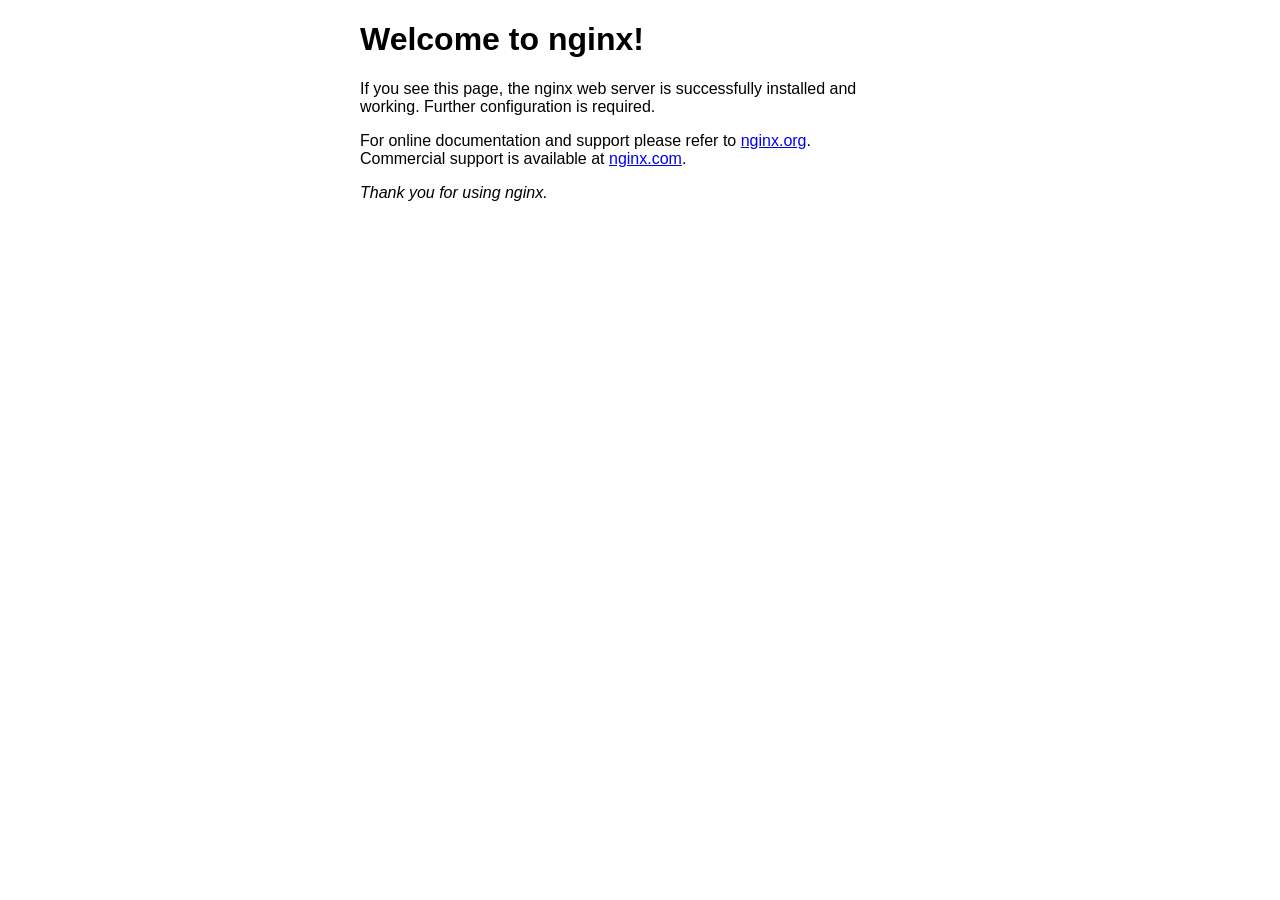
<file: index.nginx-debian.html>
<!DOCTYPE html>
<html>
<head>
<title>Welcome to nginx!</title>
<style>
    body {
        width: 35em;
        margin: 0 auto;
        font-family: Tahoma, Verdana, Arial, sans-serif;
    }
</style>
</head>
<body>
<h1>Welcome to nginx!</h1>
<p>If you see this page, the nginx web server is successfully installed and
working. Further configuration is required.</p>

<p>For online documentation and support please refer to
<a href="http://nginx.org/">nginx.org</a>.<br/>
Commercial support is available at
<a href="http://nginx.com/">nginx.com</a>.</p>

<p><em>Thank you for using nginx.</em></p>
</body>
</html>
</file>
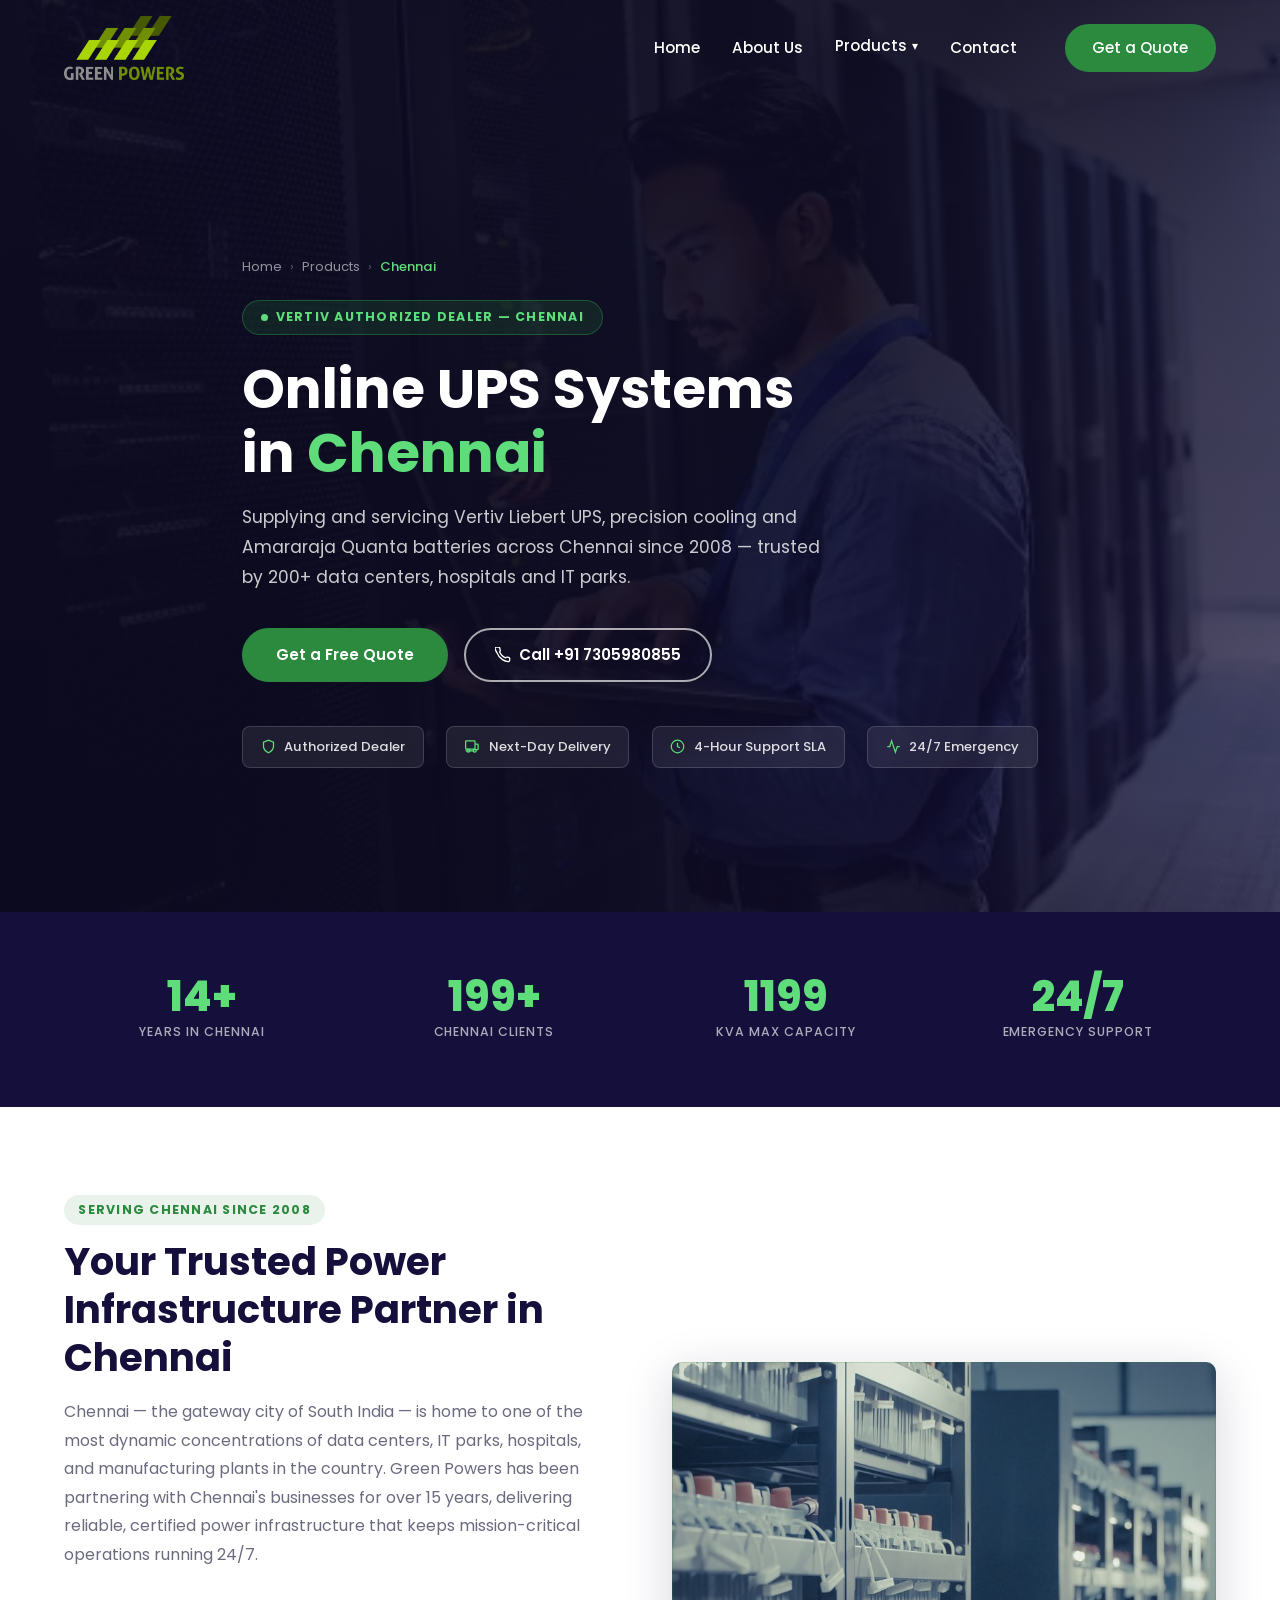
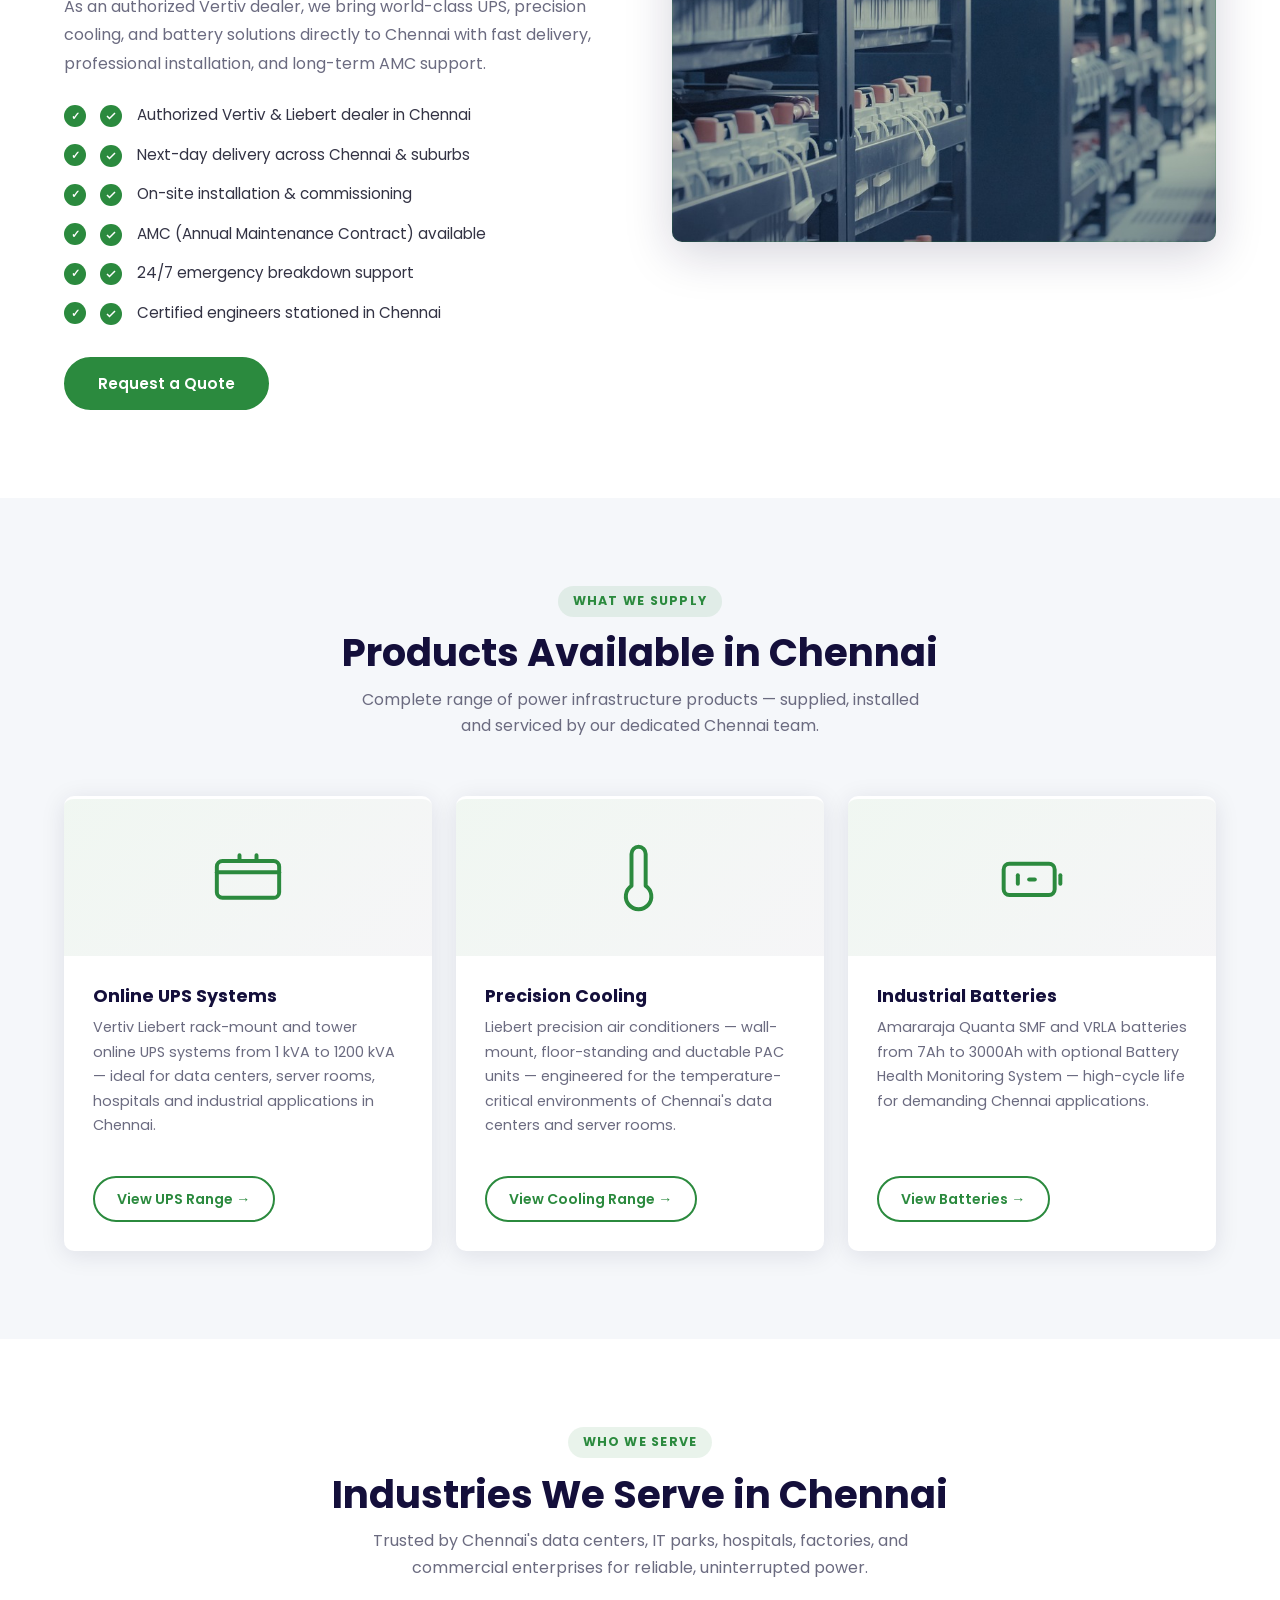
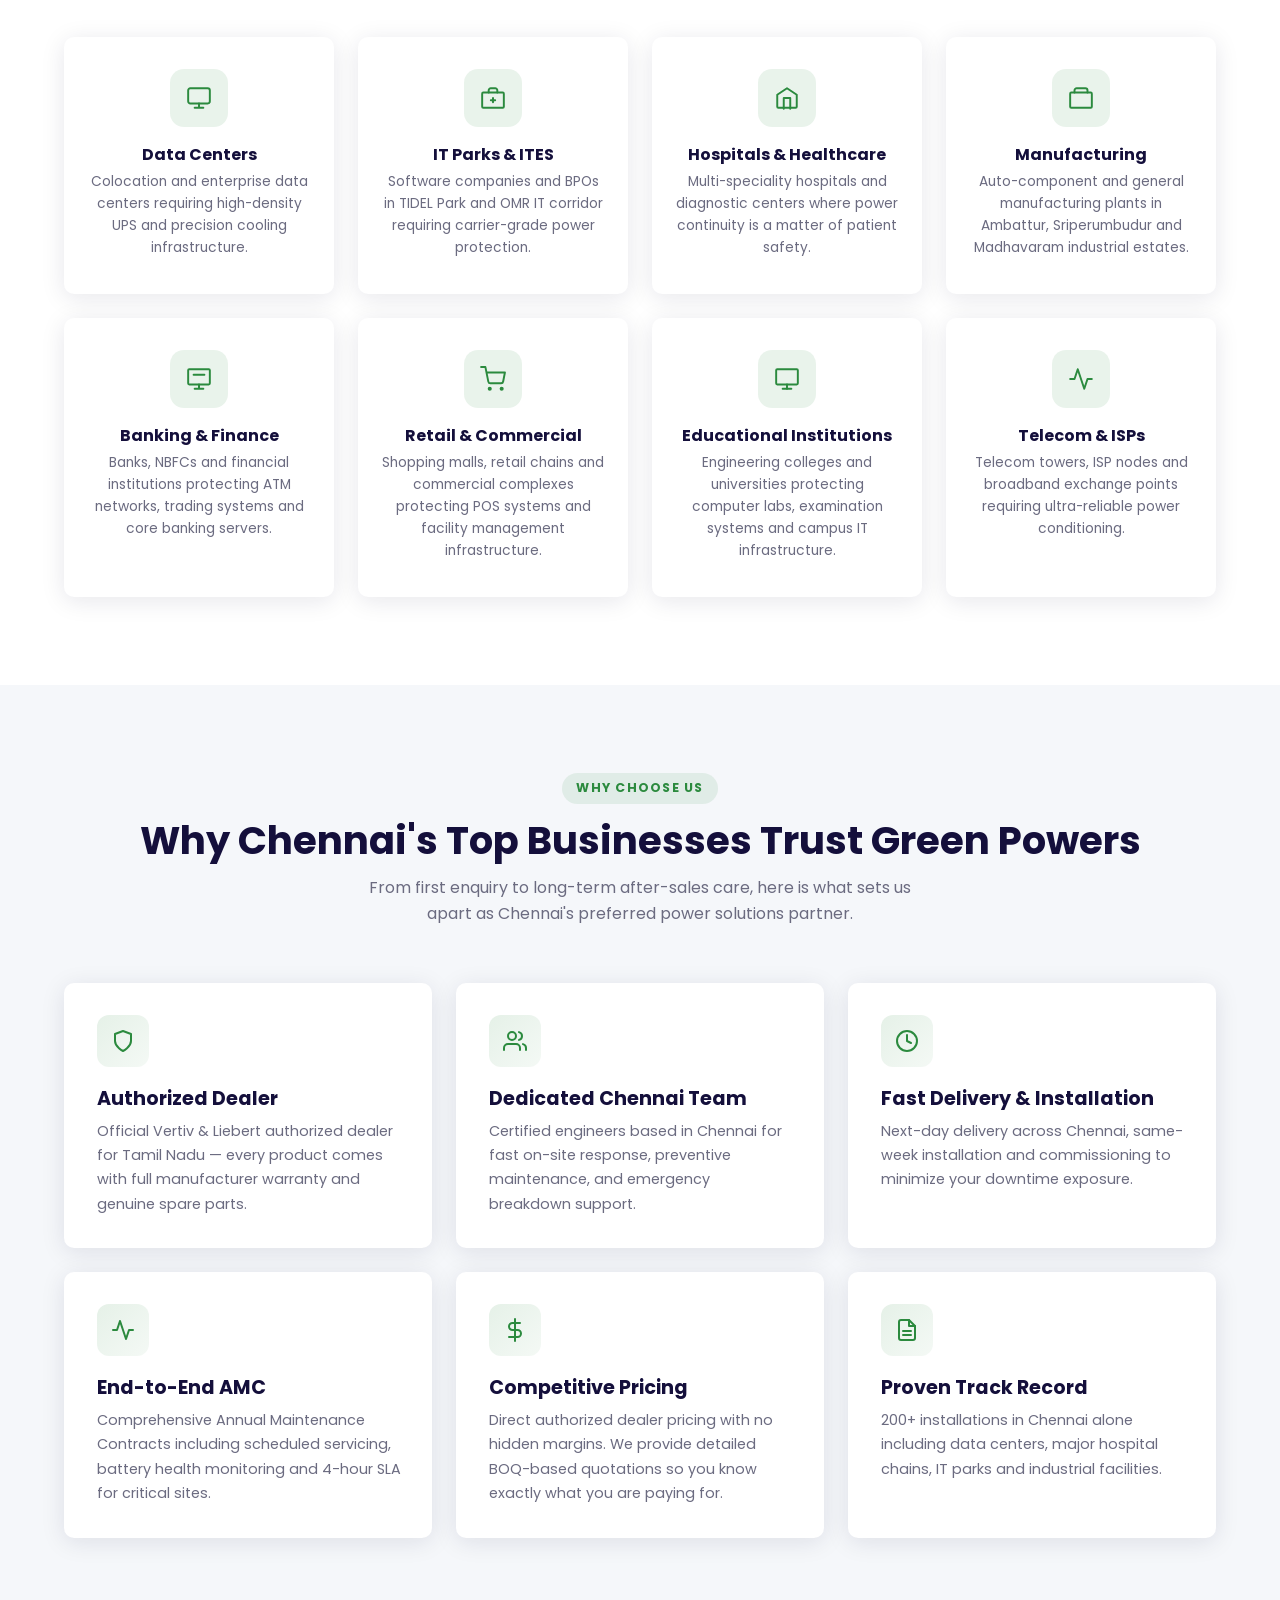
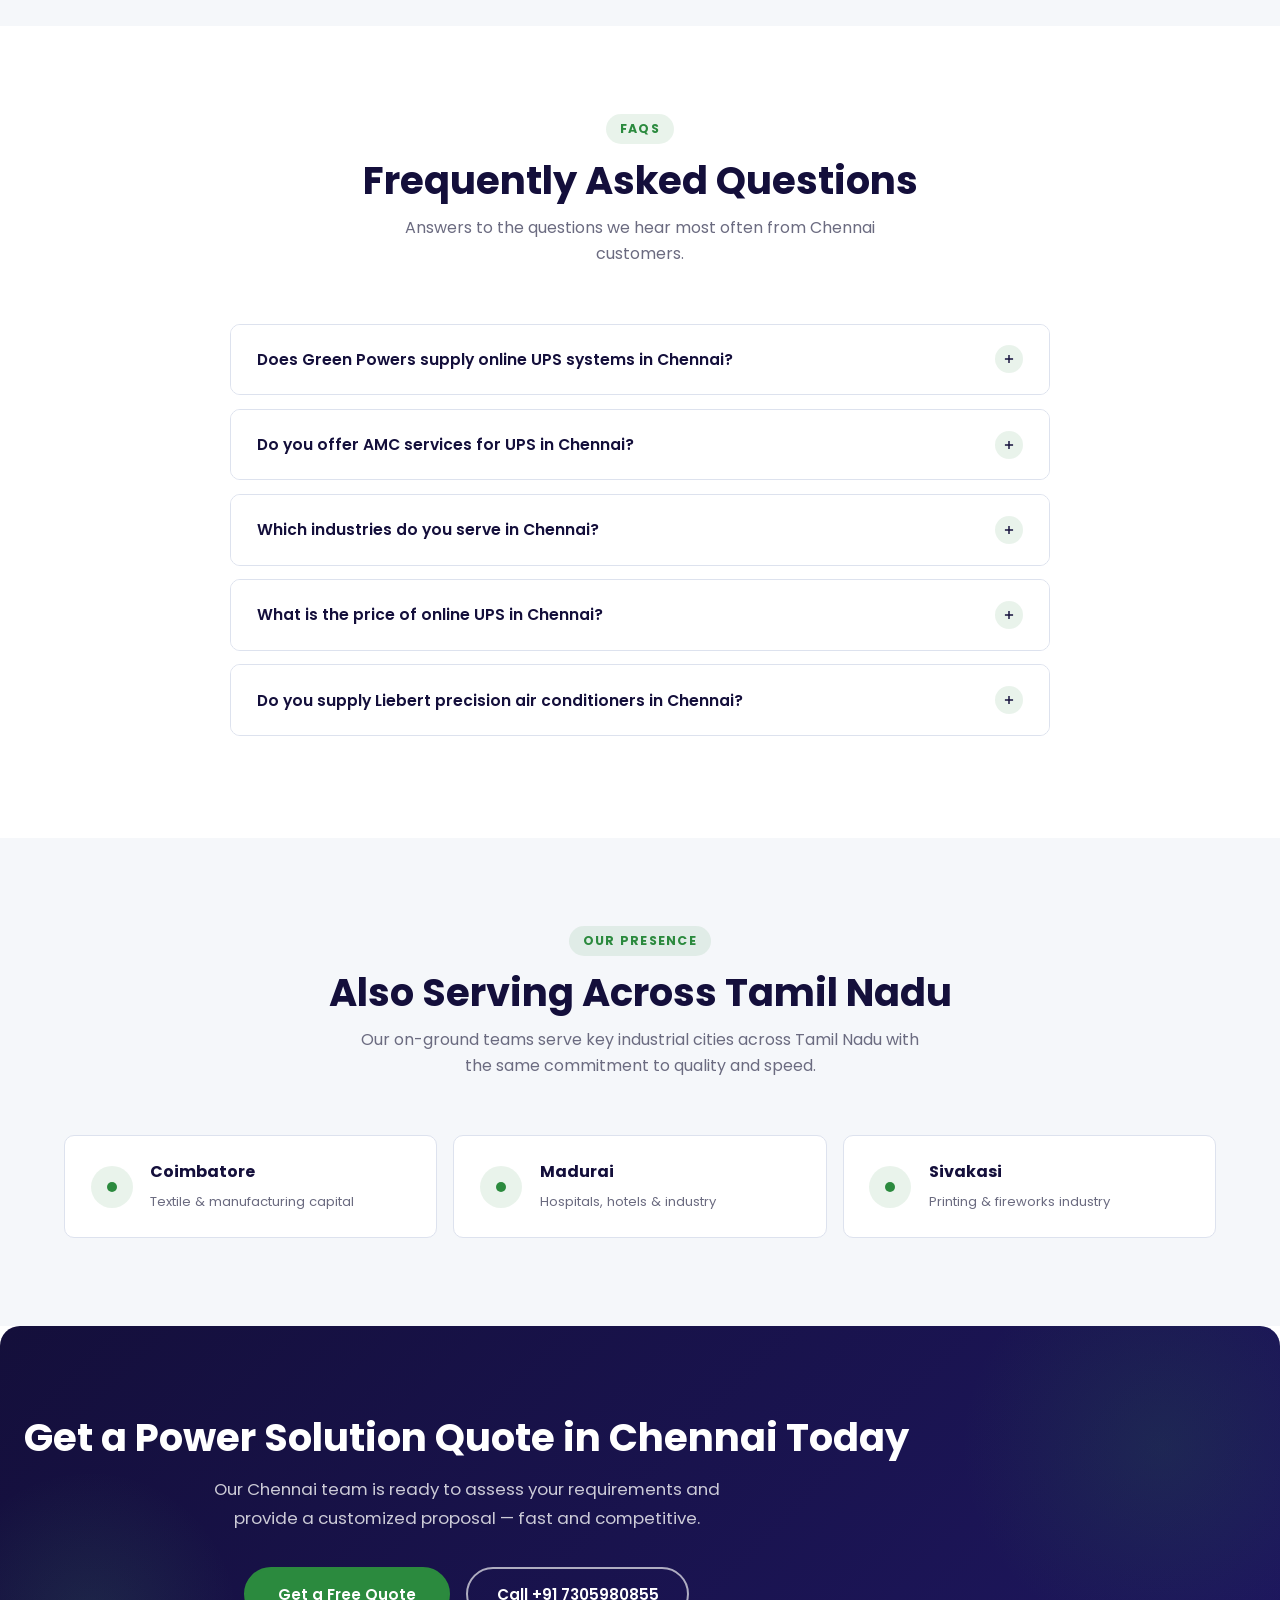
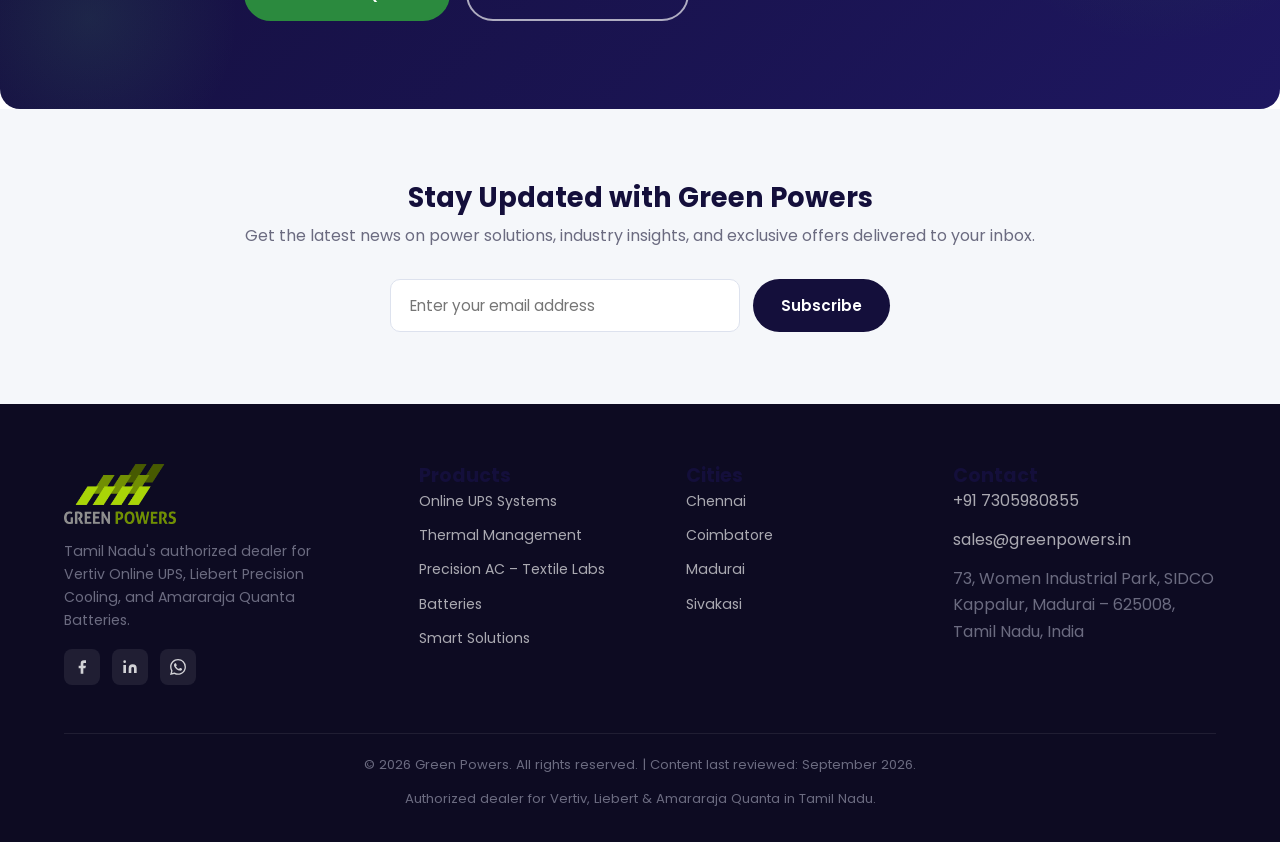
<file: online-ups-systems-in-chennai.html>
﻿<!DOCTYPE html>
<html lang="en">
<head>
  <meta charset="UTF-8">
  <meta name="viewport" content="width=device-width, initial-scale=1.0">
  <title>Online UPS Systems in Chennai | Green Powers</title>
  <meta name="description" content="Green Powers is Chennai's trusted supplier of Vertiv Online UPS, Liebert Precision AC &amp; Amararaja Quanta batteries. 15+ years. Call +91 7305980855.">
  <link rel="canonical" href="https://www.greenpowers.tech/online-ups-systems-in-chennai">
  <link rel="icon" href="/Green_Power_Transp.png">
  <meta name="google-site-verification" content="S1jk_8TOt4TBKHKMu5BuYWSDKe9ppvMVQrNyrAllNzE">
  <!-- Open Graph -->
  <meta property="og:title" content="Online UPS Systems in Chennai | Green Powers">
  <meta property="og:description" content="Vertiv authorized dealer in Chennai. Supply, installation and AMC for online UPS, precision AC and batteries. Call +91 7305980855.">
  <meta property="og:url" content="https://www.greenpowers.tech/online-ups-systems-in-chennai">
  <meta property="og:image" content="https://www.greenpowers.tech/images/programming-data-center-and-a-man-with-a-laptop-for-maintenance-cyber-security-and-internet.webp">
  <meta property="og:site_name" content="Green Powers">
  <!-- Twitter Card -->
  <meta name="twitter:card" content="summary_large_image">
  <meta name="twitter:title" content="Online UPS Systems in Chennai | Green Powers">
  <meta name="twitter:description" content="Vertiv authorized dealer in Chennai. Supply, installation and AMC for online UPS, precision AC and batteries. Call +91 7305980855.">
  <meta name="twitter:image" content="https://www.greenpowers.tech/images/programming-data-center-and-a-man-with-a-laptop-for-maintenance-cyber-security-and-internet.webp">
  <meta property="og:type" content="website">
  <!-- JSON-LD: Local Business -->
  <script type="application/ld+json">
  {
    "@context": "https://schema.org",
    "@type": "LocalBusiness",
    "@id": "https://www.greenpowers.tech/#organization",
    "name": "Green Powers",
    "url": "https://www.greenpowers.tech",
    "telephone": "+917305980855",
    "email": "sales@greenpowers.in",
    "description": "Authorized Vertiv dealer supplying online UPS systems, Liebert precision air conditioners and Amararaja Quanta batteries in Chennai.",
    "areaServed": [
      { "@type": "City", "name": "Chennai" },
      { "@type": "AdministrativeArea", "name": "Tamil Nadu" }
    ],
    "address": {
      "@type": "PostalAddress",
      "streetAddress": "73, Women Industrial Park, SIDCO Kappalur",
      "addressLocality": "Madurai",
      "postalCode": "625008",
      "addressRegion": "Tamil Nadu",
      "addressCountry": "IN"
    },
    "openingHours": "Mo-Sa 09:00-18:00",
    "sameAs": ["https://www.facebook.com/greenpowers.tech","https://www.linkedin.com/company/greenpowers","https://wa.me/917305980855"]
  }
  
  </script>
  <script type="application/ld+json">
  {
    "@context": "https://schema.org",
    "@type": "BreadcrumbList",
    "itemListElement": [
      {"@type": "ListItem", "position": 1, "name": "Home", "item": "https://www.greenpowers.tech/"},
      {"@type": "ListItem", "position": 2, "name": "Products", "item": "https://www.greenpowers.tech/products"},
      {"@type": "ListItem", "position": 3, "name": "Chennai", "item": "https://www.greenpowers.tech/online-ups-systems-in-chennai"}
    ]
  }
  </script>
  <!-- JSON-LD: FAQ -->
  <script type="application/ld+json">
  {
    "@context": "https://schema.org",
    "@type": "FAQPage",
    "mainEntity": [
      {
        "@type": "Question",
        "name": "Does Green Powers supply online UPS systems in Chennai?",
        "acceptedAnswer": { "@type": "Answer", "text": "Yes. Green Powers is an authorized Vertiv dealer supplying the full range of Liebert online UPS systems — from 1 kVA single-phase units to 1200 kVA three-phase systems — across Chennai with next-day delivery available." }
      },
      {
        "@type": "Question",
        "name": "Do you offer AMC services for UPS in Chennai?",
        "acceptedAnswer": { "@type": "Answer", "text": "Yes. We offer Annual Maintenance Contracts (AMC) for all UPS brands in Chennai. Our certified engineers conduct scheduled preventive maintenance, parts replacement, and provide 24/7 emergency breakdown support." }
      },
      {
        "@type": "Question",
        "name": "Which industries do you serve in Chennai?",
        "acceptedAnswer": { "@type": "Answer", "text": "We serve data centers, IT parks and software companies, hospitals and healthcare institutions, manufacturing plants, banks and financial institutions, retail chains and commercial complexes in Chennai." }
      },
      {
        "@type": "Question",
        "name": "What is the price of online UPS in Chennai?",
        "acceptedAnswer": { "@type": "Answer", "text": "UPS prices in Chennai depend on capacity and model. Vertiv Liebert single-phase UPS starts from small office units (1 kVA) to large industrial systems (1200 kVA). Contact us for a customized quote based on your specific load and backup time requirements." }
      },
      {
        "@type": "Question",
        "name": "Do you supply Liebert precision air conditioners in Chennai?",
        "acceptedAnswer": { "@type": "Answer", "text": "Yes. We supply the full range of Vertiv Liebert precision air conditioners including wall-mount, floor-standing and ductable PAC units engineered for data centers and server rooms in Chennai." }
      }
    ]
  }
  </script>
  <script>(function(w,d,s,l,i){w[l]=w[l]||[];w[l].push({'gtm.start':new Date().getTime(),event:'gtm.js'});var f=d.getElementsByTagName(s)[0],j=d.createElement(s),dl=l!='dataLayer'?'&l='+l:'';j.async=true;j.src='https://www.googletagmanager.com/gtm.js?id='+i+dl;f.parentNode.insertBefore(j,f);})(window,document,'script','dataLayer','GTM-KDLJ2Q44');</script>
<!-- Google tag (gtag.js) -->
  <script async src="https://www.googletagmanager.com/gtag/js?id=G-RKJHMMQ7TC"></script>
  <script>
    window.dataLayer = window.dataLayer || [];
    function gtag(){dataLayer.push(arguments);}
    gtag('js', new Date());
    gtag('config', 'G-RKJHMMQ7TC');
  </script>
  <link rel="stylesheet" href="/style.css">
  <style>
    /* ── Page Hero ── */
    .page-hero {
      position: relative;
      min-height: 85vh;
      display: flex;
      align-items: center;
      background: url('/images/programming-data-center-and-a-man-with-a-laptop-for-maintenance-cyber-security-and-internet.webp') center center / cover no-repeat;
    }
    .page-hero::before {
      content: '';
      position: absolute;
      inset: 0;
      background: linear-gradient(120deg, rgba(13,11,34,.92) 55%, rgba(20,15,59,.68));
    }
    .page-hero::after {
      content: '';
      position: absolute;
      bottom: 0; left: 0; right: 0;
      height: 120px;
      background: linear-gradient(to bottom, transparent, rgba(13,11,34,.15));
      pointer-events: none;
    }
    .page-hero .hero-inner { position: relative; z-index: 1; padding: 6rem 0 4rem; }
    .breadcrumb { display: flex; align-items: center; gap: .5rem; font-size: .82rem; color: rgba(255,255,255,.55); margin-bottom: 1.4rem; }
    .breadcrumb a { color: rgba(255,255,255,.55); transition: color var(--transition); }
    .breadcrumb a:hover { color: var(--white); }
    .breadcrumb span { color: rgba(255,255,255,.3); }
    .breadcrumb .current { color: #5edd7a; font-weight: 500; }
    .hero-badge {
      display: inline-flex; align-items: center; gap: .5rem;
      background: rgba(43,138,62,.18);
      border: 1px solid rgba(43,138,62,.5);
      color: #5edd7a;
      font-size: .78rem; font-weight: 700; letter-spacing: .1em;
      text-transform: uppercase; padding: .38rem 1.1rem;
      border-radius: 20px; margin-bottom: 1.4rem;
    }
    .hero-badge-dot { width: 7px; height: 7px; background: #5edd7a; border-radius: 50%; animation: pulse 2s infinite; }
    @keyframes pulse { 0%,100% { opacity:1; transform:scale(1); } 50% { opacity:.5; transform:scale(1.4); } }
    .page-hero h1 {
      color: var(--white);
      font-size: clamp(2.1rem, 5vw, 3.4rem);
      line-height: 1.18;
      margin-bottom: 1.1rem;
      max-width: 720px;
    }
    .page-hero h1 span { color: #5edd7a; }
    .page-hero .hero-sub {
      color: rgba(255,255,255,.78);
      font-size: 1.08rem;
      max-width: 580px;
      line-height: 1.72;
      margin-bottom: 2.2rem;
    }
    .hero-cta { display: flex; gap: 1rem; flex-wrap: wrap; margin-bottom: 2.8rem; }
    .btn-outline-white {
      display: inline-flex; align-items: center; gap: .5rem;
      padding: .78rem 1.8rem; border: 2px solid rgba(255,255,255,.65);
      border-radius: 50px; color: var(--white); font-weight: 600;
      font-size: .95rem; transition: background var(--transition), border-color var(--transition);
    }
    .btn-outline-white:hover { background: rgba(255,255,255,.12); border-color: var(--white); }
    .hero-trust {
      display: flex; gap: 1.4rem; flex-wrap: wrap;
    }
    .trust-badge {
      display: flex; align-items: center; gap: .55rem;
      background: rgba(255,255,255,.08);
      border: 1px solid rgba(255,255,255,.15);
      backdrop-filter: blur(8px);
      -webkit-backdrop-filter: blur(8px);
      border-radius: 8px;
      padding: .55rem 1.1rem;
      color: rgba(255,255,255,.85);
      font-size: .82rem; font-weight: 500;
    }
    .trust-badge svg { width: 15px; height: 15px; flex-shrink: 0; }
    .trust-badge-icon { color: #5edd7a; }

    /* ── Stats Strip ── */
    .stats-strip { background: var(--primary); padding: 3rem 0; }
    .stats-grid {
      display: grid;
      grid-template-columns: repeat(4, 1fr);
      gap: 1rem;
      text-align: center;
    }
    .stat-item { padding: 1rem .5rem; }
    .stat-number { font-size: 2.6rem; font-weight: 800; color: #5edd7a; line-height: 1; margin-bottom: .3rem; }
    .stat-label { font-size: .78rem; color: rgba(255,255,255,.65); font-weight: 500; letter-spacing: .08em; text-transform: uppercase; }

    /* ── Section Tag ── */
    .section-tag {
      display: inline-block;
      background: rgba(43,138,62,.1);
      color: var(--accent);
      font-size: .78rem; font-weight: 700; letter-spacing: .1em;
      text-transform: uppercase; padding: .32rem .9rem;
      border-radius: 20px; margin-bottom: .8rem;
    }

    /* ── Section ── */
    .section { padding: 5.5rem 0; }
    .section--light { background: var(--light); }

    /* ── Intro Grid ── */
    .intro-grid {
      display: grid;
      grid-template-columns: 1fr 1fr;
      gap: 4rem;
      align-items: center;
    }
    .intro-img {
      border-radius: var(--radius);
      overflow: hidden;
      box-shadow: var(--shadow-lg);
      position: relative;
    }
    .intro-img::after {
      content: '';
      position: absolute;
      inset: 0;
      border-radius: var(--radius);
      box-shadow: inset 0 0 0 1px rgba(43,138,62,.2);
      pointer-events: none;
    }
    .intro-img img { width: 100%; height: 480px; object-fit: cover; display: block; }
    .intro-text h2 { margin-bottom: 1rem; }
    .intro-text > p { margin-bottom: 1.5rem; line-height: 1.78; color: var(--text-light); }
    .check-list { list-style: none; padding: 0; margin: 0 0 2rem; }
    .check-list li {
      display: flex; align-items: flex-start; gap: .9rem;
      margin-bottom: .9rem; font-size: .95rem; color: var(--text);
    }
    .check-icon {
      width: 22px; height: 22px;
      background: var(--accent); border-radius: 50%;
      display: flex; align-items: center; justify-content: center;
      flex-shrink: 0; margin-top: .18rem;
    }
    .check-icon svg { width: 12px; height: 12px; }

    /* ── Section Header ── */
    .section-header { text-align: center; margin-bottom: 3.5rem; }
    .section-header h2 { margin-bottom: .6rem; }
    .section-header p { max-width: 560px; margin: 0 auto; color: var(--text-light); }

    /* ── Products Grid ── */
    .products-grid {
      display: grid;
      grid-template-columns: repeat(3, 1fr);
      gap: 1.5rem;
    }
    .product-card {
      background: var(--white);
      border-radius: var(--radius);
      box-shadow: var(--shadow);
      overflow: hidden;
      transition: transform var(--transition), box-shadow var(--transition);
      display: flex; flex-direction: column;
      border-top: 3px solid transparent;
    }
    .product-card:hover { transform: translateY(-7px); box-shadow: var(--shadow-lg); border-top-color: var(--accent); }
    .product-card-icon {
      display: flex; align-items: center; justify-content: center;
      background: linear-gradient(135deg, rgba(43,138,62,.07) 0%, rgba(20,15,59,.04) 100%);
      padding: 2.8rem 2rem;
    }
    .product-card-icon svg { width: 68px; height: 68px; }
    .product-card-body { padding: 1.8rem; flex: 1; display: flex; flex-direction: column; }
    .product-card-body h3 { margin-bottom: .5rem; font-size: 1.1rem; }
    .product-card-body p { font-size: .9rem; flex: 1; margin-bottom: 1.4rem; color: var(--text-light); line-height: 1.7; }
    .btn-outline-green {
      display: inline-flex; align-items: center; gap: .4rem;
      padding: .6rem 1.4rem; border: 2px solid var(--accent);
      border-radius: 50px; color: var(--accent); font-weight: 600;
      font-size: .88rem; transition: var(--transition); align-self: flex-start;
    }
    .btn-outline-green:hover { background: var(--accent); color: var(--white); }

    /* ── Industries Grid ── */
    .industries-grid {
      display: grid;
      grid-template-columns: repeat(4, 1fr);
      gap: 1.5rem;
    }
    .industry-card {
      background: var(--white);
      border-radius: var(--radius);
      padding: 2rem 1.5rem;
      box-shadow: var(--shadow);
      text-align: center;
      transition: transform var(--transition), box-shadow var(--transition);
      border-bottom: 3px solid transparent;
      position: relative;
      overflow: hidden;
    }
    .industry-card::before {
      content: '';
      position: absolute;
      top: 0; left: 0; right: 0; height: 3px;
      background: linear-gradient(90deg, var(--accent), #5edd7a);
      transform: scaleX(0);
      transition: transform var(--transition);
    }
    .industry-card:hover { transform: translateY(-6px); box-shadow: var(--shadow-lg); }
    .industry-card:hover::before { transform: scaleX(1); }
    .industry-icon {
      width: 58px; height: 58px;
      background: rgba(43,138,62,.1);
      border-radius: 14px;
      display: flex; align-items: center; justify-content: center;
      margin: 0 auto 1.1rem;
      transition: background var(--transition);
    }
    .industry-card:hover .industry-icon { background: rgba(43,138,62,.18); }
    .industry-icon svg { width: 26px; height: 26px; }
    .industry-card h4 { margin-bottom: .4rem; font-size: 1rem; }
    .industry-card p { font-size: .86rem; margin: 0; color: var(--text-light); line-height: 1.6; }

    /* ── Why Cards ── */
    .why-grid {
      display: grid;
      grid-template-columns: repeat(3, 1fr);
      gap: 1.5rem;
    }
    .why-card {
      background: var(--white);
      border-radius: var(--radius);
      padding: 2rem 1.8rem;
      box-shadow: var(--shadow);
      border-left: 4px solid transparent;
      transition: transform var(--transition), box-shadow var(--transition), border-left-color var(--transition);
      position: relative;
    }
    .why-card:hover { transform: translateY(-5px); box-shadow: var(--shadow-lg); border-left-color: var(--accent); }
    .why-icon {
      width: 52px; height: 52px;
      background: linear-gradient(135deg, rgba(43,138,62,.12), rgba(43,138,62,.05));
      border-radius: 12px;
      display: flex; align-items: center; justify-content: center;
      margin-bottom: 1.2rem;
    }
    .why-icon svg { width: 24px; height: 24px; }
    .why-card h4 { margin-bottom: .5rem; }
    .why-card p { font-size: .9rem; margin: 0; color: var(--text-light); line-height: 1.7; }

    /* ── FAQ ── */
    .faq-list { max-width: 820px; margin: 0 auto; }
    .faq-item {
      border: 1px solid var(--border);
      border-radius: var(--radius);
      margin-bottom: .85rem;
      overflow: hidden;
      transition: border-color var(--transition), box-shadow var(--transition);
    }
    .faq-item:hover { border-color: rgba(43,138,62,.3); box-shadow: 0 4px 16px rgba(43,138,62,.08); }
    .faq-item.open { border-color: rgba(43,138,62,.4); box-shadow: 0 4px 20px rgba(43,138,62,.1); }
    .faq-question {
      width: 100%; text-align: left; background: var(--white);
      border: none; cursor: pointer;
      padding: 1.3rem 1.6rem;
      display: flex; align-items: center; justify-content: space-between;
      font-family: inherit; font-size: .97rem; font-weight: 600;
      color: var(--primary); transition: background var(--transition);
      gap: 1rem;
    }
    .faq-question:hover { background: rgba(43,138,62,.03); }
    .faq-item.open .faq-question { color: var(--accent); background: rgba(43,138,62,.04); }
    .faq-icon {
      flex-shrink: 0;
      width: 28px; height: 28px;
      background: rgba(43,138,62,.1);
      border-radius: 50%;
      display: flex; align-items: center; justify-content: center;
      transition: transform var(--transition), background var(--transition);
    }
    .faq-item.open .faq-icon { transform: rotate(45deg); background: var(--accent); color: white; }
    .faq-answer {
      max-height: 0; overflow: hidden;
      transition: max-height .4s ease, padding .4s ease;
      background: var(--white);
    }
    .faq-item.open .faq-answer { max-height: 300px; }
    .faq-answer p { padding: 0 1.6rem 1.4rem; font-size: .93rem; margin: 0; color: var(--text-light); line-height: 1.75; }

    /* ── Cities Strip ── */
    .cities-strip {
      display: grid;
      grid-template-columns: repeat(3, 1fr);
      gap: 1rem;
    }
    .city-link {
      background: var(--white);
      border: 1px solid var(--border);
      border-radius: var(--radius);
      padding: 1.4rem 1.6rem;
      display: flex; align-items: center; gap: 1.1rem;
      transition: transform var(--transition), box-shadow var(--transition), border-color var(--transition);
      color: inherit;
    }
    .city-link:hover { transform: translateY(-3px); box-shadow: var(--shadow); border-color: var(--accent); }
    .city-dot {
      width: 42px; height: 42px;
      background: rgba(43,138,62,.1);
      border-radius: 50%;
      display: flex; align-items: center; justify-content: center;
      flex-shrink: 0;
    }
    .city-dot::after { content: ''; display: block; width: 10px; height: 10px; background: var(--accent); border-radius: 50%; }
    .city-link-text strong { display: block; font-size: 1rem; color: var(--primary); margin-bottom: .2rem; }
    .city-link-text span { font-size: .82rem; color: var(--text-light); }

    /* ── CTA Banner ── */
    .cta-banner {
      background: linear-gradient(135deg, var(--primary) 0%, #1e1760 100%);
      padding: 5.5rem 0;
      text-align: center;
      position: relative;
      overflow: hidden;
    }
    .cta-banner::before {
      content: '';
      position: absolute;
      top: -80px; right: -80px;
      width: 400px; height: 400px;
      background: radial-gradient(circle, rgba(43,138,62,.15) 0%, transparent 70%);
      pointer-events: none;
    }
    .cta-banner::after {
      content: '';
      position: absolute;
      bottom: -60px; left: -60px;
      width: 300px; height: 300px;
      background: radial-gradient(circle, rgba(94,221,122,.1) 0%, transparent 70%);
      pointer-events: none;
    }
    .cta-banner .cta-inner { position: relative; z-index: 1; }
    .cta-banner h2 { color: var(--white); margin-bottom: .8rem; }
    .cta-banner p { color: rgba(255,255,255,.78); margin-bottom: 2.2rem; font-size: 1.05rem; max-width: 540px; margin-left: auto; margin-right: auto; line-height: 1.7; }
    .cta-btns { display: flex; gap: 1rem; justify-content: center; flex-wrap: wrap; }

    /* ── Newsletter ── */
    .newsletter-section { background: var(--light); padding: 4.5rem 0; text-align: center; }
    .newsletter-section h3 { margin-bottom: .5rem; }
    .newsletter-section p { margin-bottom: 1.8rem; color: var(--text-light); }
    .newsletter-form { display: flex; gap: .8rem; max-width: 500px; margin: 0 auto; flex-wrap: wrap; justify-content: center; }
    .newsletter-form input[type="email"] {
      flex: 1; min-width: 230px; padding: .88rem 1.2rem;
      border: 1px solid var(--border); border-radius: var(--radius);
      font-size: .95rem; font-family: inherit; outline: none;
      background: var(--white); color: var(--text);
      transition: border-color var(--transition);
    }
    .newsletter-form input[type="email"]:focus { border-color: var(--accent); box-shadow: 0 0 0 3px rgba(43,138,62,.1); }

    /* ── Responsive ── */
    @media(max-width:1024px){ .industries-grid { grid-template-columns: repeat(2,1fr); } }
    @media(max-width:900px){
      .intro-grid { grid-template-columns: 1fr; gap: 2.5rem; }
      .intro-img img { height: 340px; }
      .stats-grid { grid-template-columns: repeat(2,1fr); }
      .products-grid { grid-template-columns: 1fr 1fr; }
      .why-grid { grid-template-columns: 1fr 1fr; }
    }
    @media(max-width:768px){
      .cities-strip { grid-template-columns: 1fr 1fr; }
      .hero-trust { gap: .8rem; }
    }
    @media(max-width:600px){
      .page-hero { min-height: 75vh; }
      .products-grid { grid-template-columns: 1fr; }
      .industries-grid { grid-template-columns: 1fr 1fr; }
      .why-grid { grid-template-columns: 1fr; }
      .cities-strip { grid-template-columns: 1fr; }
      .hero-trust { display: none; }
    }
  </style>
</head>
<body>
<noscript><iframe src="https://www.googletagmanager.com/ns.html?id=GTM-KDLJ2Q44" height="0" width="0" style="display:none;visibility:hidden"></iframe></noscript>

<header class="site-header scrolled" id="siteHeader">
  <nav class="nav-inner">
    <a class="nav-logo" href="/"><img src="/Green_Power_Transp.png" alt="Green Powers Logo"></a>
    <ul class="nav-menu" id="navMenu">
      <li><a href="/">Home</a></li>
      <li><a href="/about-us">About Us</a></li>
      <li class="nav-dropdown" id="productsDropdown">
        <a href="/products">Products</a>
        <ul class="dropdown-menu">
          <li><a href="/thermal">Thermal Management</a></li>
          <li><a href="/precision-ac-textile-lab">Precision AC &ndash; Textile Labs</a></li>
          <li><a href="/small-and-large-ups">Small &amp; Large UPS</a></li>
          <li><a href="/smart-solutions">Smart Solutions</a></li>
          <li><a href="/batteries">Batteries</a></li>
        </ul>
      </li>
      <li><a href="/contact">Contact</a></li>
      <li class="nav-cta"><a href="/contact" class="btn btn-primary">Get a Quote</a></li>
    </ul>
    <div class="burger" id="burger"><span></span><span></span><span></span></div>
  </nav>
  <div class="nav-overlay" id="navOverlay"></div>
</header>

<!-- Page Hero -->
<section class="page-hero">
  <div class="container">
    <div class="hero-inner">
      <nav class="breadcrumb" aria-label="Breadcrumb">
        <a href="/">Home</a>
        <span>&rsaquo;</span>
        <a href="/products">Products</a>
        <span>&rsaquo;</span>
        <span class="current">Chennai</span>
      </nav>
      <div class="hero-badge">
        <span class="hero-badge-dot"></span>
        Vertiv Authorized Dealer &mdash; Chennai
      </div>
      <h1>Online UPS Systems<br>in <span>Chennai</span></h1>
      <p class="hero-sub">Supplying and servicing Vertiv Liebert UPS, precision cooling and Amararaja Quanta batteries across Chennai since 2008 — trusted by 200+ data centers, hospitals and IT parks.</p>
      <div class="hero-cta">
        <a href="/contact" class="btn btn-primary">Get a Free Quote</a>
        <a href="tel:+917305980855" class="btn-outline-white">
          <svg viewBox="0 0 24 24" fill="none" stroke="currentColor" stroke-width="2" width="16" height="16"><path d="M22 16.92v3a2 2 0 01-2.18 2 19.79 19.79 0 01-8.63-3.07A19.5 19.5 0 013.07 8.81 19.79 19.79 0 01.1 2.18 2 2 0 012.11 0h3a2 2 0 012 1.72c.127.96.361 1.903.7 2.81a2 2 0 01-.45 2.11L6.91 7.09A16 16 0 0016.09 16.27l.46-.46a2 2 0 012.11-.45c.907.339 1.85.573 2.81.7A2 2 0 0122 16.92z"/></svg>
          Call +91 7305980855
        </a>
      </div>
      <div class="hero-trust">
        <div class="trust-badge">
          <svg class="trust-badge-icon" viewBox="0 0 24 24" fill="none" stroke="currentColor" stroke-width="2"><path d="M12 22s8-4 8-10V5l-8-3-8 3v7c0 6 8 10 8 10z"/></svg>
          Authorized Dealer
        </div>
        <div class="trust-badge">
          <svg class="trust-badge-icon" viewBox="0 0 24 24" fill="none" stroke="currentColor" stroke-width="2"><rect x="1" y="3" width="15" height="13" rx="1"/><path d="M16 8h4a1 1 0 011 1v7a1 1 0 01-1 1h-5M1 19h14"/><circle cx="5.5" cy="18.5" r="2.5"/><circle cx="15.5" cy="18.5" r="2.5"/></svg>
          Next-Day Delivery
        </div>
        <div class="trust-badge">
          <svg class="trust-badge-icon" viewBox="0 0 24 24" fill="none" stroke="currentColor" stroke-width="2"><circle cx="12" cy="12" r="10"/><polyline points="12 6 12 12 16 14"/></svg>
          4-Hour Support SLA
        </div>
        <div class="trust-badge">
          <svg class="trust-badge-icon" viewBox="0 0 24 24" fill="none" stroke="currentColor" stroke-width="2"><polyline points="22 12 18 12 15 21 9 3 6 12 2 12"/></svg>
          24/7 Emergency
        </div>
      </div>
    </div>
  </div>
</section>

<!-- Stats Strip -->
<section class="stats-strip">
  <div class="container">
    <div class="stats-grid">
      <div class="stat-item">
        <div class="stat-number" data-count="15" data-suffix="+">15+</div>
        <div class="stat-label">Years in Chennai</div>
      </div>
      <div class="stat-item">
        <div class="stat-number" data-count="200" data-suffix="+">200+</div>
        <div class="stat-label">Chennai Clients</div>
      </div>
      <div class="stat-item">
        <div class="stat-number" data-count="1200" data-suffix="">1200</div>
        <div class="stat-label">kVA Max Capacity</div>
      </div>
      <div class="stat-item">
        <div class="stat-number">24/7</div>
        <div class="stat-label">Emergency Support</div>
      </div>
    </div>
  </div>
</section>

<!-- City Intro -->
<section class="section">
  <div class="container">
    <div class="intro-grid">
      <div class="intro-text">
        <span class="section-tag">Serving Chennai Since 2008</span>
        <h2>Your Trusted Power Infrastructure Partner in Chennai</h2>
        <p>Chennai — the gateway city of South India — is home to one of the most dynamic concentrations of data centers, IT parks, hospitals, and manufacturing plants in the country. Green Powers has been partnering with Chennai's businesses for over 15 years, delivering reliable, certified power infrastructure that keeps mission-critical operations running 24/7.</p>
        <p>As an authorized Vertiv dealer, we bring world-class UPS, precision cooling, and battery solutions directly to Chennai with fast delivery, professional installation, and long-term AMC support.</p>
        <ul class="check-list">
          <li>
            <span class="check-icon"><svg viewBox="0 0 24 24" fill="none" stroke="white" stroke-width="3"><polyline points="20 6 9 17 4 12"/></svg></span>
            <span>Authorized Vertiv &amp; Liebert dealer in Chennai</span>
          </li>
          <li>
            <span class="check-icon"><svg viewBox="0 0 24 24" fill="none" stroke="white" stroke-width="3"><polyline points="20 6 9 17 4 12"/></svg></span>
            <span>Next-day delivery across Chennai &amp; suburbs</span>
          </li>
          <li>
            <span class="check-icon"><svg viewBox="0 0 24 24" fill="none" stroke="white" stroke-width="3"><polyline points="20 6 9 17 4 12"/></svg></span>
            <span>On-site installation &amp; commissioning</span>
          </li>
          <li>
            <span class="check-icon"><svg viewBox="0 0 24 24" fill="none" stroke="white" stroke-width="3"><polyline points="20 6 9 17 4 12"/></svg></span>
            <span>AMC (Annual Maintenance Contract) available</span>
          </li>
          <li>
            <span class="check-icon"><svg viewBox="0 0 24 24" fill="none" stroke="white" stroke-width="3"><polyline points="20 6 9 17 4 12"/></svg></span>
            <span>24/7 emergency breakdown support</span>
          </li>
          <li>
            <span class="check-icon"><svg viewBox="0 0 24 24" fill="none" stroke="white" stroke-width="3"><polyline points="20 6 9 17 4 12"/></svg></span>
            <span>Certified engineers stationed in Chennai</span>
          </li>
        </ul>
        <a href="/contact" class="btn btn-primary">Request a Quote</a>
      </div>
      <div class="intro-img">
        <img src="/images/data-center-2476790_1280.jpg" alt="Green Powers power infrastructure deployed at a Chennai data center" loading="lazy">
      </div>
    </div>
  </div>
</section>

<!-- Products -->
<section class="section section--light">
  <div class="container">
    <div class="section-header">
      <span class="section-tag">What We Supply</span>
      <h2>Products Available in Chennai</h2>
      <p>Complete range of power infrastructure products — supplied, installed and serviced by our dedicated Chennai team.</p>
    </div>
    <div class="products-grid">
      <div class="product-card">
        <div class="product-card-icon">
          <svg viewBox="0 0 24 24" fill="none" stroke="var(--accent)" stroke-width="1.4" stroke-linecap="round" stroke-linejoin="round"><rect x="1" y="6" width="22" height="13" rx="2"/><line x1="1" y1="10" x2="23" y2="10"/><path d="M9 6V4M15 6V4"/></svg>
        </div>
        <div class="product-card-body">
          <h3>Online UPS Systems</h3>
          <p>Vertiv Liebert rack-mount and tower online UPS systems from 1 kVA to 1200 kVA — ideal for data centers, server rooms, hospitals and industrial applications in Chennai.</p>
          <a href="/small-and-large-ups" class="btn-outline-green">View UPS Range →</a>
        </div>
      </div>
      <div class="product-card">
        <div class="product-card-icon">
          <svg viewBox="0 0 24 24" fill="none" stroke="var(--accent)" stroke-width="1.4" stroke-linecap="round" stroke-linejoin="round"><path d="M14 14.76V3.5a2.5 2.5 0 00-5 0v11.26a4.5 4.5 0 105 0z"/></svg>
        </div>
        <div class="product-card-body">
          <h3>Precision Cooling</h3>
          <p>Liebert precision air conditioners — wall-mount, floor-standing and ductable PAC units — engineered for the temperature-critical environments of Chennai's data centers and server rooms.</p>
          <a href="/thermal" class="btn-outline-green">View Cooling Range →</a>
        </div>
      </div>
      <div class="product-card">
        <div class="product-card-icon">
          <svg viewBox="0 0 24 24" fill="none" stroke="var(--accent)" stroke-width="1.4" stroke-linecap="round" stroke-linejoin="round"><rect x="2" y="7" width="18" height="11" rx="2"/><path d="M22 11v3"/><line x1="7" y1="11" x2="7" y2="14"/><line x1="11" y1="12.5" x2="13" y2="12.5"/></svg>
        </div>
        <div class="product-card-body">
          <h3>Industrial Batteries</h3>
          <p>Amararaja Quanta SMF and VRLA batteries from 7Ah to 3000Ah with optional Battery Health Monitoring System — high-cycle life for demanding Chennai applications.</p>
          <a href="/batteries" class="btn-outline-green">View Batteries →</a>
        </div>
      </div>
    </div>
  </div>
</section>

<!-- Industries -->
<section class="section">
  <div class="container">
    <div class="section-header">
      <span class="section-tag">Who We Serve</span>
      <h2>Industries We Serve in Chennai</h2>
      <p>Trusted by Chennai's data centers, IT parks, hospitals, factories, and commercial enterprises for reliable, uninterrupted power.</p>
    </div>
    <div class="industries-grid">
      <div class="industry-card">
        <div class="industry-icon">
          <svg viewBox="0 0 24 24" fill="none" stroke="var(--accent)" stroke-width="1.8" stroke-linecap="round" stroke-linejoin="round"><rect x="2" y="3" width="20" height="14" rx="2"/><path d="M8 21h8M12 17v4"/></svg>
        </div>
        <h4>Data Centers</h4>
        <p>Colocation and enterprise data centers requiring high-density UPS and precision cooling infrastructure.</p>
      </div>
      <div class="industry-card">
        <div class="industry-icon">
          <svg viewBox="0 0 24 24" fill="none" stroke="var(--accent)" stroke-width="1.8" stroke-linecap="round" stroke-linejoin="round"><rect x="2" y="7" width="20" height="14" rx="1"/><path d="M16 7V5a2 2 0 00-2-2h-4a2 2 0 00-2 2v2"/><path d="M12 12v4M10 14h4"/></svg>
        </div>
        <h4>IT Parks &amp; ITES</h4>
        <p>Software companies and BPOs in TIDEL Park and OMR IT corridor requiring carrier-grade power protection.</p>
      </div>
      <div class="industry-card">
        <div class="industry-icon">
          <svg viewBox="0 0 24 24" fill="none" stroke="var(--accent)" stroke-width="1.8" stroke-linecap="round" stroke-linejoin="round"><path d="M3 9l9-6 9 6v11a1 1 0 01-1 1H4a1 1 0 01-1-1V9z"/><polyline points="9,22 9,12 15,12 15,22"/></svg>
        </div>
        <h4>Hospitals &amp; Healthcare</h4>
        <p>Multi-speciality hospitals and diagnostic centers where power continuity is a matter of patient safety.</p>
      </div>
      <div class="industry-card">
        <div class="industry-icon">
          <svg viewBox="0 0 24 24" fill="none" stroke="var(--accent)" stroke-width="1.8" stroke-linecap="round" stroke-linejoin="round"><rect x="2" y="7" width="20" height="14" rx="1"/><path d="M6 7V5a2 2 0 012-2h8a2 2 0 012 2v2"/></svg>
        </div>
        <h4>Manufacturing</h4>
        <p>Auto-component and general manufacturing plants in Ambattur, Sriperumbudur and Madhavaram industrial estates.</p>
      </div>
      <div class="industry-card">
        <div class="industry-icon">
          <svg viewBox="0 0 24 24" fill="none" stroke="var(--accent)" stroke-width="1.8" stroke-linecap="round" stroke-linejoin="round"><rect x="2" y="3" width="20" height="14" rx="1"/><path d="M8 21h8M12 17v4"/><line x1="7" y1="8" x2="17" y2="8"/></svg>
        </div>
        <h4>Banking &amp; Finance</h4>
        <p>Banks, NBFCs and financial institutions protecting ATM networks, trading systems and core banking servers.</p>
      </div>
      <div class="industry-card">
        <div class="industry-icon">
          <svg viewBox="0 0 24 24" fill="none" stroke="var(--accent)" stroke-width="1.8" stroke-linecap="round" stroke-linejoin="round"><circle cx="9" cy="21" r="1"/><circle cx="20" cy="21" r="1"/><path d="M1 1h4l2.68 13.39a2 2 0 002 1.61h9.72a2 2 0 001.97-1.67L23 6H6"/></svg>
        </div>
        <h4>Retail &amp; Commercial</h4>
        <p>Shopping malls, retail chains and commercial complexes protecting POS systems and facility management infrastructure.</p>
      </div>
      <div class="industry-card">
        <div class="industry-icon">
          <svg viewBox="0 0 24 24" fill="none" stroke="var(--accent)" stroke-width="1.8" stroke-linecap="round" stroke-linejoin="round"><rect x="2" y="3" width="20" height="14" rx="1"/><line x1="8" y1="21" x2="16" y2="21"/><line x1="12" y1="17" x2="12" y2="21"/></svg>
        </div>
        <h4>Educational Institutions</h4>
        <p>Engineering colleges and universities protecting computer labs, examination systems and campus IT infrastructure.</p>
      </div>
      <div class="industry-card">
        <div class="industry-icon">
          <svg viewBox="0 0 24 24" fill="none" stroke="var(--accent)" stroke-width="1.8" stroke-linecap="round" stroke-linejoin="round"><polyline points="22 12 18 12 15 21 9 3 6 12 2 12"/></svg>
        </div>
        <h4>Telecom &amp; ISPs</h4>
        <p>Telecom towers, ISP nodes and broadband exchange points requiring ultra-reliable power conditioning.</p>
      </div>
    </div>
  </div>
</section>

<!-- Why Choose Green Powers -->
<section class="section section--light">
  <div class="container">
    <div class="section-header">
      <span class="section-tag">Why Choose Us</span>
      <h2>Why Chennai's Top Businesses Trust Green Powers</h2>
      <p>From first enquiry to long-term after-sales care, here is what sets us apart as Chennai's preferred power solutions partner.</p>
    </div>
    <div class="why-grid">
      <div class="why-card">
        <div class="why-icon">
          <svg viewBox="0 0 24 24" fill="none" stroke="var(--accent)" stroke-width="2" stroke-linecap="round" stroke-linejoin="round"><path d="M12 22s8-4 8-10V5l-8-3-8 3v7c0 6 8 10 8 10z"/></svg>
        </div>
        <h4>Authorized Dealer</h4>
        <p>Official Vertiv &amp; Liebert authorized dealer for Tamil Nadu — every product comes with full manufacturer warranty and genuine spare parts.</p>
      </div>
      <div class="why-card">
        <div class="why-icon">
          <svg viewBox="0 0 24 24" fill="none" stroke="var(--accent)" stroke-width="2" stroke-linecap="round" stroke-linejoin="round"><path d="M17 21v-2a4 4 0 00-4-4H5a4 4 0 00-4 4v2"/><circle cx="9" cy="7" r="4"/><path d="M23 21v-2a4 4 0 00-3-3.87"/><path d="M16 3.13a4 4 0 010 7.75"/></svg>
        </div>
        <h4>Dedicated Chennai Team</h4>
        <p>Certified engineers based in Chennai for fast on-site response, preventive maintenance, and emergency breakdown support.</p>
      </div>
      <div class="why-card">
        <div class="why-icon">
          <svg viewBox="0 0 24 24" fill="none" stroke="var(--accent)" stroke-width="2" stroke-linecap="round" stroke-linejoin="round"><circle cx="12" cy="12" r="10"/><polyline points="12 6 12 12 16 14"/></svg>
        </div>
        <h4>Fast Delivery &amp; Installation</h4>
        <p>Next-day delivery across Chennai, same-week installation and commissioning to minimize your downtime exposure.</p>
      </div>
      <div class="why-card">
        <div class="why-icon">
          <svg viewBox="0 0 24 24" fill="none" stroke="var(--accent)" stroke-width="2" stroke-linecap="round" stroke-linejoin="round"><polyline points="22 12 18 12 15 21 9 3 6 12 2 12"/></svg>
        </div>
        <h4>End-to-End AMC</h4>
        <p>Comprehensive Annual Maintenance Contracts including scheduled servicing, battery health monitoring and 4-hour SLA for critical sites.</p>
      </div>
      <div class="why-card">
        <div class="why-icon">
          <svg viewBox="0 0 24 24" fill="none" stroke="var(--accent)" stroke-width="2" stroke-linecap="round" stroke-linejoin="round"><line x1="12" y1="1" x2="12" y2="23"/><path d="M17 5H9.5a3.5 3.5 0 000 7h5a3.5 3.5 0 010 7H6"/></svg>
        </div>
        <h4>Competitive Pricing</h4>
        <p>Direct authorized dealer pricing with no hidden margins. We provide detailed BOQ-based quotations so you know exactly what you are paying for.</p>
      </div>
      <div class="why-card">
        <div class="why-icon">
          <svg viewBox="0 0 24 24" fill="none" stroke="var(--accent)" stroke-width="2" stroke-linecap="round" stroke-linejoin="round"><path d="M14 2H6a2 2 0 00-2 2v16a2 2 0 002 2h12a2 2 0 002-2V8z"/><polyline points="14 2 14 8 20 8"/><line x1="16" y1="13" x2="8" y2="13"/><line x1="16" y1="17" x2="8" y2="17"/></svg>
        </div>
        <h4>Proven Track Record</h4>
        <p>200+ installations in Chennai alone including data centers, major hospital chains, IT parks and industrial facilities.</p>
      </div>
    </div>
  </div>
</section>

<!-- FAQ -->
<section class="section">
  <div class="container">
    <div class="section-header">
      <span class="section-tag">FAQs</span>
      <h2>Frequently Asked Questions</h2>
      <p>Answers to the questions we hear most often from Chennai customers.</p>
    </div>
    <div class="faq-list">
      <div class="faq-item">
        <button class="faq-question">
          Does Green Powers supply online UPS systems in Chennai?
          <span class="faq-icon">
            <svg viewBox="0 0 24 24" fill="none" stroke="currentColor" stroke-width="2.5" width="14" height="14"><line x1="12" y1="5" x2="12" y2="19"/><line x1="5" y1="12" x2="19" y2="12"/></svg>
          </span>
        </button>
        <div class="faq-answer"><p>Yes. Green Powers is an authorized Vertiv dealer supplying the full Liebert UPS range — from 1 kVA single-phase units to 1200 kVA three-phase systems — across Chennai with next-day delivery available. We cover all localities including OMR, Anna Nagar, Guindy, Ambattur, Sriperumbudur and more.</p></div>
      </div>
      <div class="faq-item">
        <button class="faq-question">
          Do you offer AMC services for UPS in Chennai?
          <span class="faq-icon">
            <svg viewBox="0 0 24 24" fill="none" stroke="currentColor" stroke-width="2.5" width="14" height="14"><line x1="12" y1="5" x2="12" y2="19"/><line x1="5" y1="12" x2="19" y2="12"/></svg>
          </span>
        </button>
        <div class="faq-answer"><p>Yes. We offer Annual Maintenance Contracts (AMC) for all UPS brands in Chennai. Our certified engineers conduct scheduled preventive maintenance, battery health checks, parts replacement, and provide 24/7 emergency breakdown support with 4-hour response SLA for critical sites.</p></div>
      </div>
      <div class="faq-item">
        <button class="faq-question">
          Which industries do you serve in Chennai?
          <span class="faq-icon">
            <svg viewBox="0 0 24 24" fill="none" stroke="currentColor" stroke-width="2.5" width="14" height="14"><line x1="12" y1="5" x2="12" y2="19"/><line x1="5" y1="12" x2="19" y2="12"/></svg>
          </span>
        </button>
        <div class="faq-answer"><p>We serve data centers, IT parks and ITES companies, hospitals and healthcare institutions, manufacturing plants, banks and financial institutions, retail chains, educational institutions and telecom providers in Chennai.</p></div>
      </div>
      <div class="faq-item">
        <button class="faq-question">
          What is the price of online UPS in Chennai?
          <span class="faq-icon">
            <svg viewBox="0 0 24 24" fill="none" stroke="currentColor" stroke-width="2.5" width="14" height="14"><line x1="12" y1="5" x2="12" y2="19"/><line x1="5" y1="12" x2="19" y2="12"/></svg>
          </span>
        </button>
        <div class="faq-answer"><p>UPS prices vary by capacity and model. Vertiv Liebert units range from compact office UPS (1 kVA) to large industrial systems (1200 kVA). Contact our Chennai team at +91 7305980855 for a customized quote based on your specific load, backup time requirements, and site conditions.</p></div>
      </div>
      <div class="faq-item">
        <button class="faq-question">
          Do you supply Liebert precision air conditioners in Chennai?
          <span class="faq-icon">
            <svg viewBox="0 0 24 24" fill="none" stroke="currentColor" stroke-width="2.5" width="14" height="14"><line x1="12" y1="5" x2="12" y2="19"/><line x1="5" y1="12" x2="19" y2="12"/></svg>
          </span>
        </button>
        <div class="faq-answer"><p>Yes. We supply the complete Vertiv Liebert precision air conditioning range including wall-mount, floor-standing and ductable PAC units for data centers, server rooms and telecom facilities in Chennai. All units come with full installation, commissioning and after-sales support.</p></div>
      </div>
    </div>
  </div>
</section>

<!-- Other Cities -->
<section class="section section--light">
  <div class="container">
    <div class="section-header">
      <span class="section-tag">Our Presence</span>
      <h2>Also Serving Across Tamil Nadu</h2>
      <p>Our on-ground teams serve key industrial cities across Tamil Nadu with the same commitment to quality and speed.</p>
    </div>
    <div class="cities-strip">
      <a href="/online-ups-systems-in-coimbatore" class="city-link">
        <div class="city-dot"></div>
        <div class="city-link-text">
          <strong>Coimbatore</strong>
          <span>Textile &amp; manufacturing capital</span>
        </div>
      </a>
      <a href="/online-ups-systems-in-madurai" class="city-link">
        <div class="city-dot"></div>
        <div class="city-link-text">
          <strong>Madurai</strong>
          <span>Hospitals, hotels &amp; industry</span>
        </div>
      </a>
      <a href="/online-ups-systems-in-sivakasi" class="city-link">
        <div class="city-dot"></div>
        <div class="city-link-text">
          <strong>Sivakasi</strong>
          <span>Printing &amp; fireworks industry</span>
        </div>
      </a>
    </div>
  </div>
</section>

<!-- CTA Banner -->
<section class="cta-banner">
  <div class="cta-inner">
    <div class="container">
      <h2>Get a Power Solution Quote in Chennai Today</h2>
      <p>Our Chennai team is ready to assess your requirements and provide a customized proposal — fast and competitive.</p>
      <div class="cta-btns">
        <a href="/contact" class="btn btn-primary">Get a Free Quote</a>
        <a href="tel:+917305980855" class="btn-outline-white">Call +91 7305980855</a>
      </div>
    </div>
  </div>
</section>

<!-- Newsletter -->
<section class="newsletter-section">
  <div class="container">
    <h3>Stay Updated with Green Powers</h3>
    <p>Get the latest news on power solutions, industry insights, and exclusive offers delivered to your inbox.</p>
    <form class="newsletter-form" onsubmit="handleNewsletter(event)">
      <input type="email" placeholder="Enter your email address" required aria-label="Email address">
      <button type="submit" class="btn btn-primary">Subscribe</button>
    </form>
  </div>
</section>

<footer class="site-footer">
  <div class="container">
    <div class="footer-grid">
      <div class="footer-logo">
        <a href="/"><img src="/Green_Power_Transp.png" alt="Green Powers"></a>
        <p>Tamil Nadu's authorized dealer for Vertiv Online UPS, Liebert Precision Cooling, and Amararaja Quanta Batteries.</p>
        <div class="footer-social">
          <a href="https://www.facebook.com/greenpowers.tech" target="_blank" rel="noopener" class="social-btn" aria-label="Facebook">
            <svg viewBox="0 0 24 24" width="18" height="18" fill="currentColor"><path d="M18 2h-3a5 5 0 00-5 5v3H7v4h3v8h4v-8h3l1-4h-4V7a1 1 0 011-1h3z"/></svg>
          </a>
          <a href="https://www.linkedin.com/company/greenpowers" target="_blank" rel="noopener" class="social-btn" aria-label="LinkedIn">
            <svg viewBox="0 0 24 24" width="18" height="18" fill="currentColor"><path d="M16 8a6 6 0 016 6v7h-4v-7a2 2 0 00-2-2 2 2 0 00-2 2v7h-4v-7a6 6 0 016-6zM2 9h4v12H2z"/><circle cx="4" cy="4" r="2"/></svg>
          </a>
          <a href="https://wa.me/917305980855" target="_blank" rel="noopener" class="social-btn" aria-label="WhatsApp">
            <svg viewBox="0 0 24 24" width="18" height="18" fill="currentColor"><path d="M17.472 14.382c-.297-.149-1.758-.867-2.03-.967-.273-.099-.471-.148-.67.15-.197.297-.767.966-.94 1.164-.173.199-.347.223-.644.075-.297-.15-1.255-.463-2.39-1.475-.883-.788-1.48-1.761-1.653-2.059-.173-.297-.018-.458.13-.606.134-.133.298-.347.446-.52.149-.174.198-.298.298-.497.099-.198.05-.371-.025-.52-.075-.149-.669-1.612-.916-2.207-.242-.579-.487-.5-.669-.51-.173-.008-.371-.01-.57-.01-.198 0-.52.074-.792.372-.272.297-1.04 1.016-1.04 2.479 0 1.462 1.065 2.875 1.213 3.074.149.198 2.096 3.2 5.077 4.487.709.306 1.262.489 1.694.625.712.227 1.36.195 1.871.118.571-.085 1.758-.719 2.006-1.413.248-.694.248-1.289.173-1.413-.074-.124-.272-.198-.57-.347m-5.421 7.403h-.004a9.87 9.87 0 01-5.031-1.378l-.361-.214-3.741.982.998-3.648-.235-.374a9.86 9.86 0 01-1.51-5.26c.001-5.45 4.436-9.884 9.888-9.884 2.64 0 5.122 1.03 6.988 2.898a9.825 9.825 0 012.893 6.994c-.003 5.45-4.437 9.884-9.885 9.884m8.413-18.297A11.815 11.815 0 0012.05 0C5.495 0 .16 5.335.157 11.892c0 2.096.547 4.142 1.588 5.945L.057 24l6.305-1.654a11.882 11.882 0 005.683 1.448h.005c6.554 0 11.89-5.335 11.893-11.893a11.821 11.821 0 00-3.48-8.413z"/></svg>
          </a>
        </div>
      </div>
      <div class="footer-links">
        <h4>Products</h4>
        <ul>
          <li><a href="/small-and-large-ups">Online UPS Systems</a></li>
          <li><a href="/thermal">Thermal Management</a></li>
          <li><a href="/precision-ac-textile-lab">Precision AC &ndash; Textile Labs</a></li>
          <li><a href="/batteries">Batteries</a></li>
          <li><a href="/smart-solutions">Smart Solutions</a></li>
        </ul>
      </div>
      <div class="footer-links">
        <h4>Cities</h4>
        <ul>
          <li><a href="/online-ups-systems-in-chennai">Chennai</a></li>
          <li><a href="/online-ups-systems-in-coimbatore">Coimbatore</a></li>
          <li><a href="/online-ups-systems-in-madurai">Madurai</a></li>
          <li><a href="/online-ups-systems-in-sivakasi">Sivakasi</a></li>
        </ul>
      </div>
      <div class="footer-contact">
        <h4>Contact</h4>
        <p><a href="tel:+917305980855">+91 7305980855</a></p>
        <p><a href="mailto:sales@greenpowers.in">sales@greenpowers.in</a></p>
        <p>73, Women Industrial Park, SIDCO Kappalur, Madurai – 625008, Tamil Nadu, India</p>
      </div>
    </div>
    <div class="footer-bottom">
      <p>&copy; 2026 Green Powers. All rights reserved. | Content last reviewed: September 2026.</p>
      <p>Authorized dealer for Vertiv, Liebert &amp; Amararaja Quanta in Tamil Nadu.</p>
    </div>
  </div>
</footer>

<script>
  /* ── Nav scroll ── */
  const hdr = document.getElementById('siteHeader');
  window.addEventListener('scroll', () => {
    hdr.classList.toggle('scrolled', window.scrollY > 40);
  });

  /* ── Burger menu ── */
  const burger = document.getElementById('burger');
  const navMenu = document.getElementById('navMenu');
  const overlay = document.getElementById('navOverlay');
  burger.addEventListener('click', () => {
    burger.classList.toggle('open');
    navMenu.classList.toggle('open');
    overlay.classList.toggle('show');
  });
  overlay.addEventListener('click', () => {
    burger.classList.remove('open');
    navMenu.classList.remove('open');
    overlay.classList.remove('show');
  });

  /* ── Dropdown ── */
  const dropdownToggle = document.getElementById('productsDropdown');
  if (dropdownToggle) {
    dropdownToggle.addEventListener('click', (e) => {
      if (window.innerWidth <= 900) {
        e.preventDefault();
        dropdownToggle.classList.toggle('open');
      }
    });
  }

  /* ── FAQ accordion ── */
  document.querySelectorAll('.faq-question').forEach(btn => {
    btn.addEventListener('click', () => {
      const item = btn.closest('.faq-item');
      const isOpen = item.classList.contains('open');
      document.querySelectorAll('.faq-item.open').forEach(i => i.classList.remove('open'));
      if (!isOpen) item.classList.add('open');
    });
  });

  /* ── Animated counters ── */
  function animateCounter(el) {
    const target = parseInt(el.getAttribute('data-count'), 10);
    const suffix = el.getAttribute('data-suffix') || '';
    const duration = 1800;
    const start = performance.now();
    function step(now) {
      const progress = Math.min((now - start) / duration, 1);
      const eased = 1 - Math.pow(1 - progress, 3);
      el.textContent = Math.floor(eased * target) + suffix;
      if (progress < 1) requestAnimationFrame(step);
      else el.textContent = target + suffix;
    }
    requestAnimationFrame(step);
  }
  const counters = document.querySelectorAll('[data-count]');
  if ('IntersectionObserver' in window) {
    const obs = new IntersectionObserver((entries) => {
      entries.forEach(e => {
        if (e.isIntersecting) {
          animateCounter(e.target);
          obs.unobserve(e.target);
        }
      });
    }, { threshold: 0.5 });
    counters.forEach(c => obs.observe(c));
  }

  /* ── Newsletter ── */
  function handleNewsletter(e) {
    e.preventDefault();
    const btn = e.target.querySelector('button');
    btn.textContent = 'Subscribed!';
    btn.disabled = true;
    e.target.reset();
    setTimeout(() => { btn.textContent = 'Subscribe'; btn.disabled = false; }, 3000);
  }
</script>
</body>
</html>
</file>
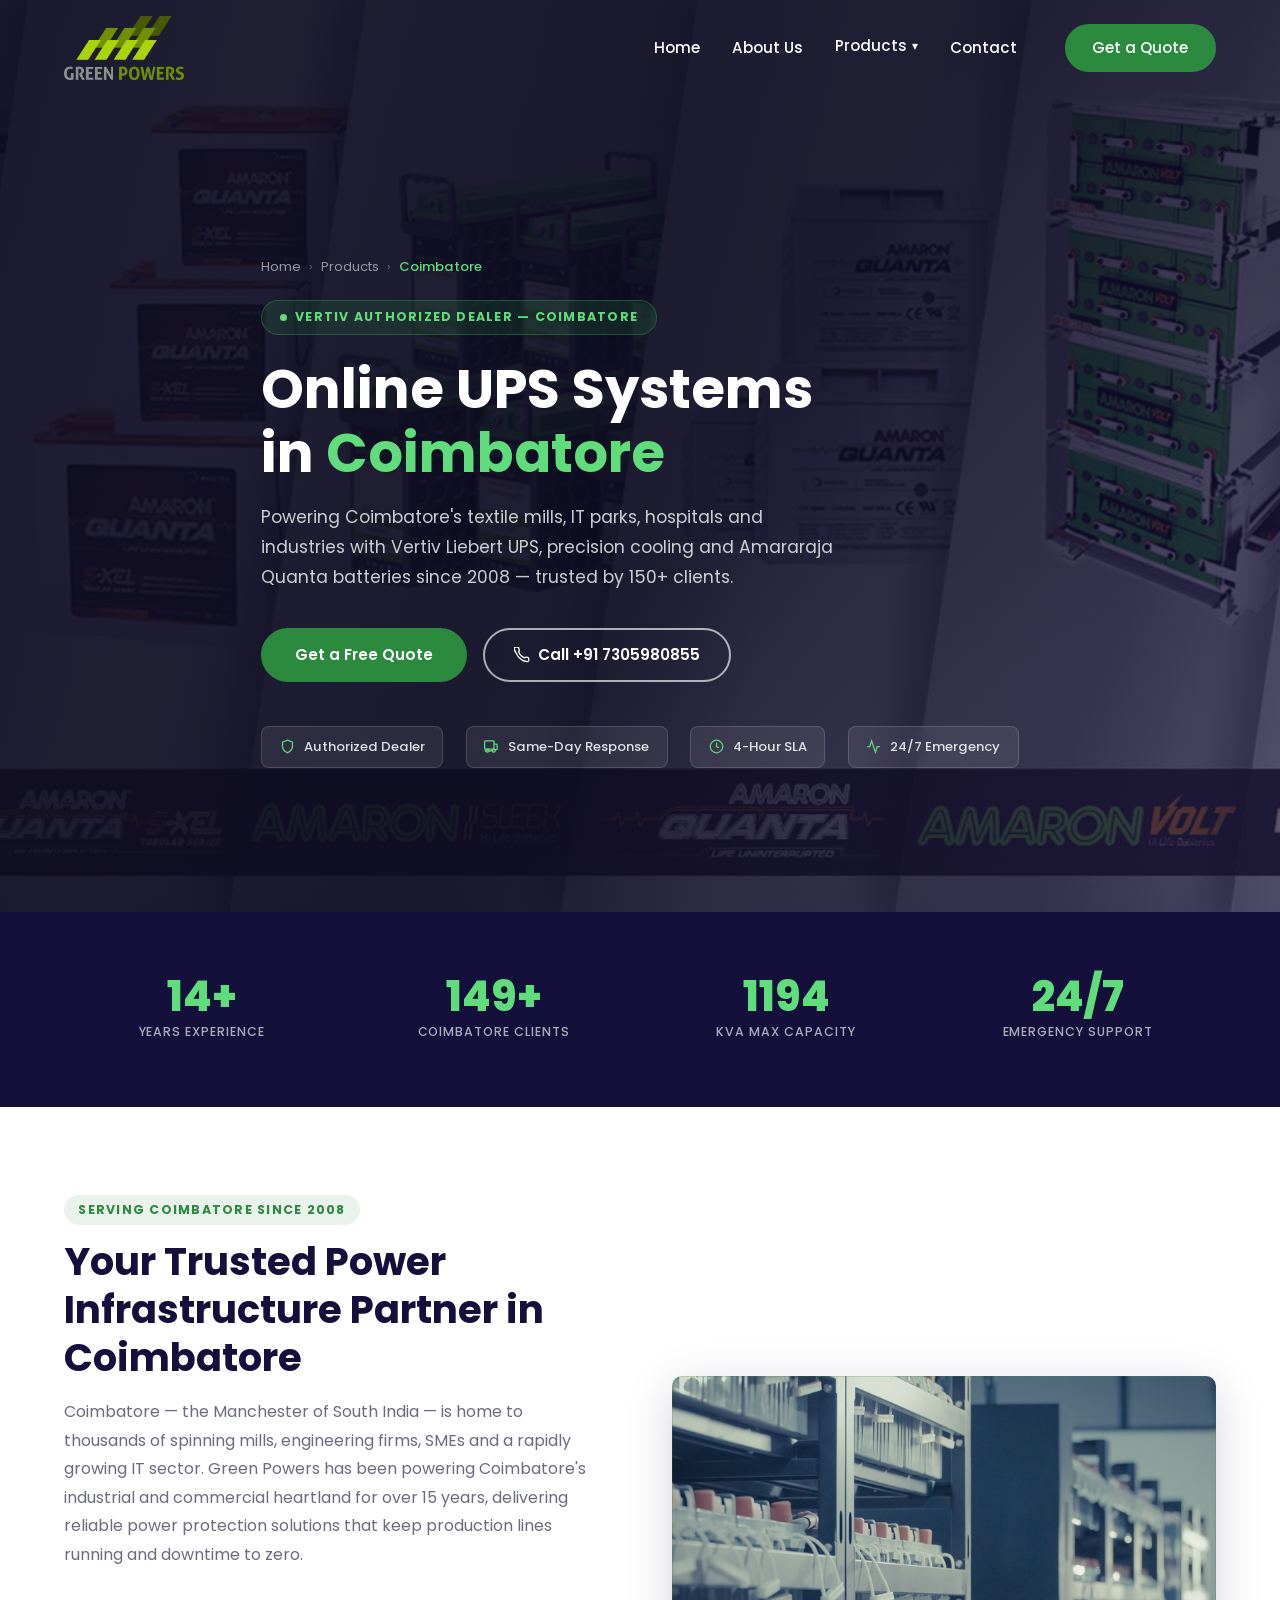
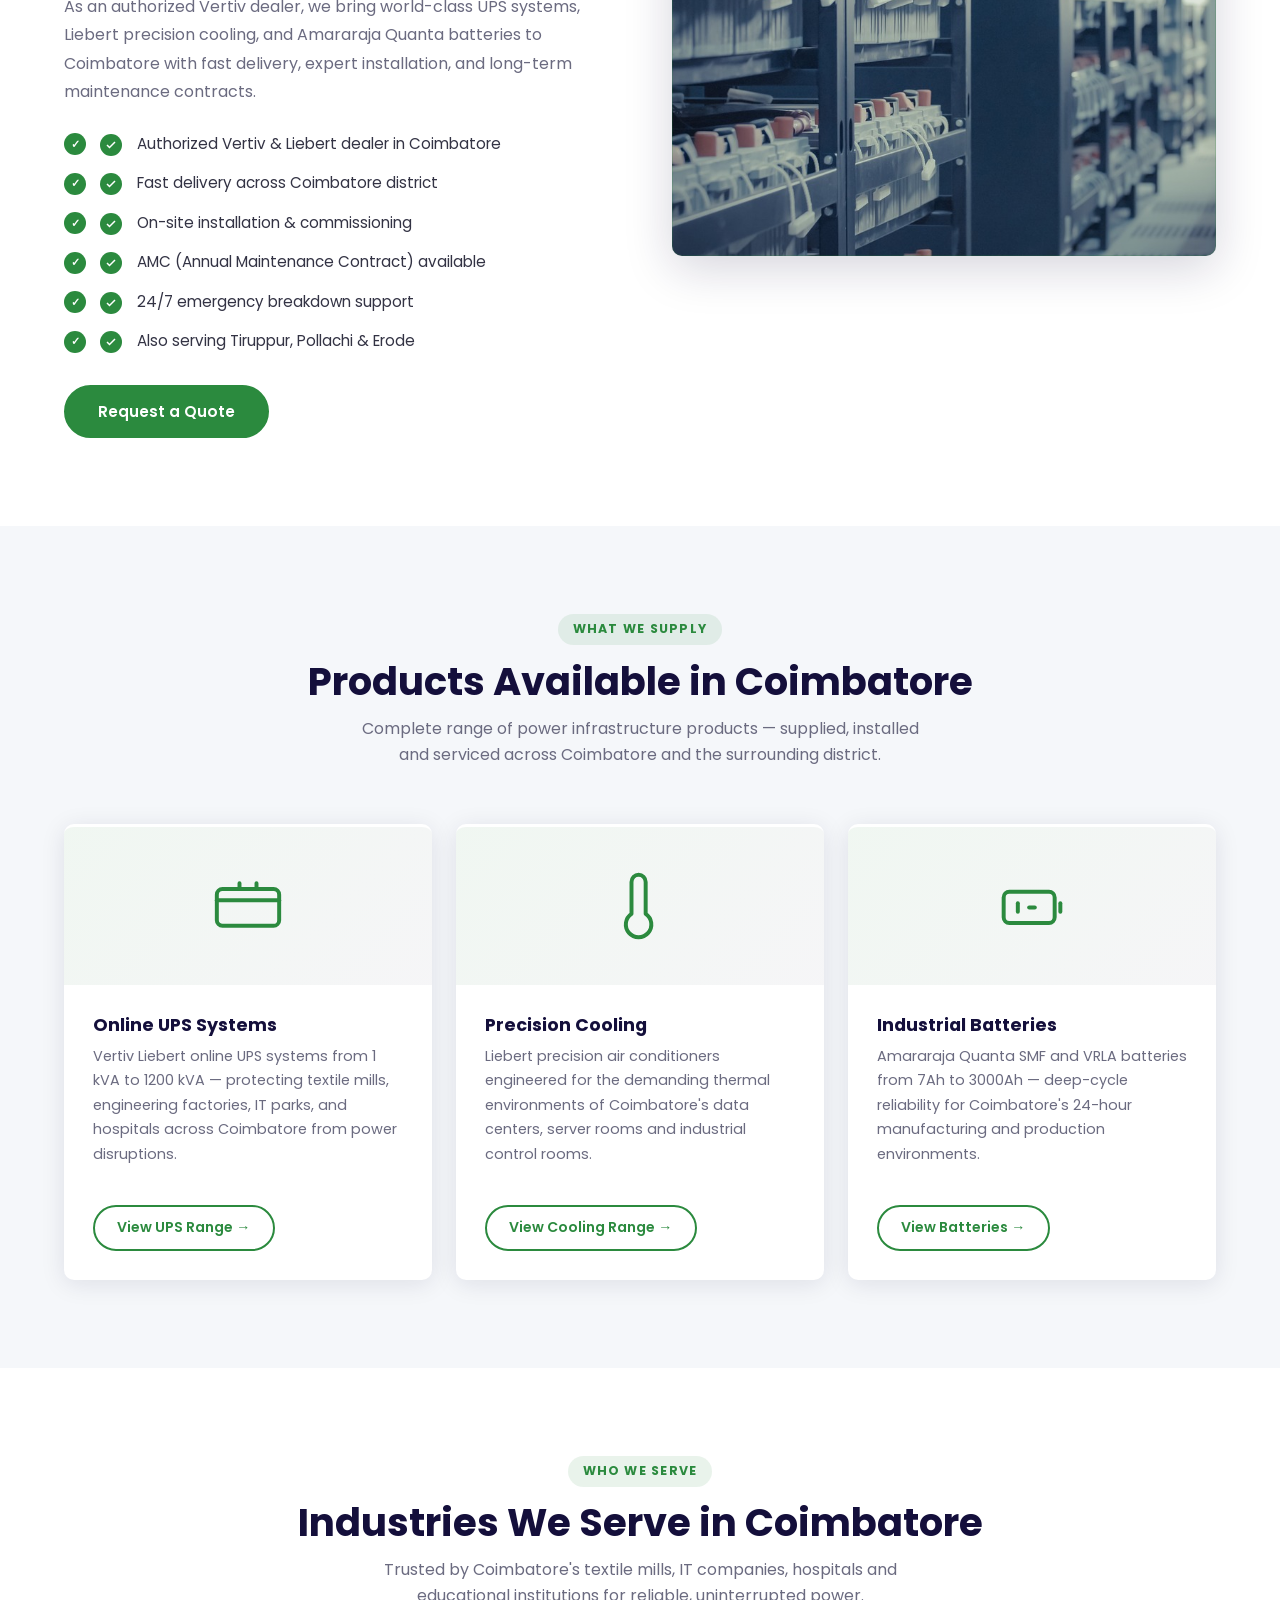
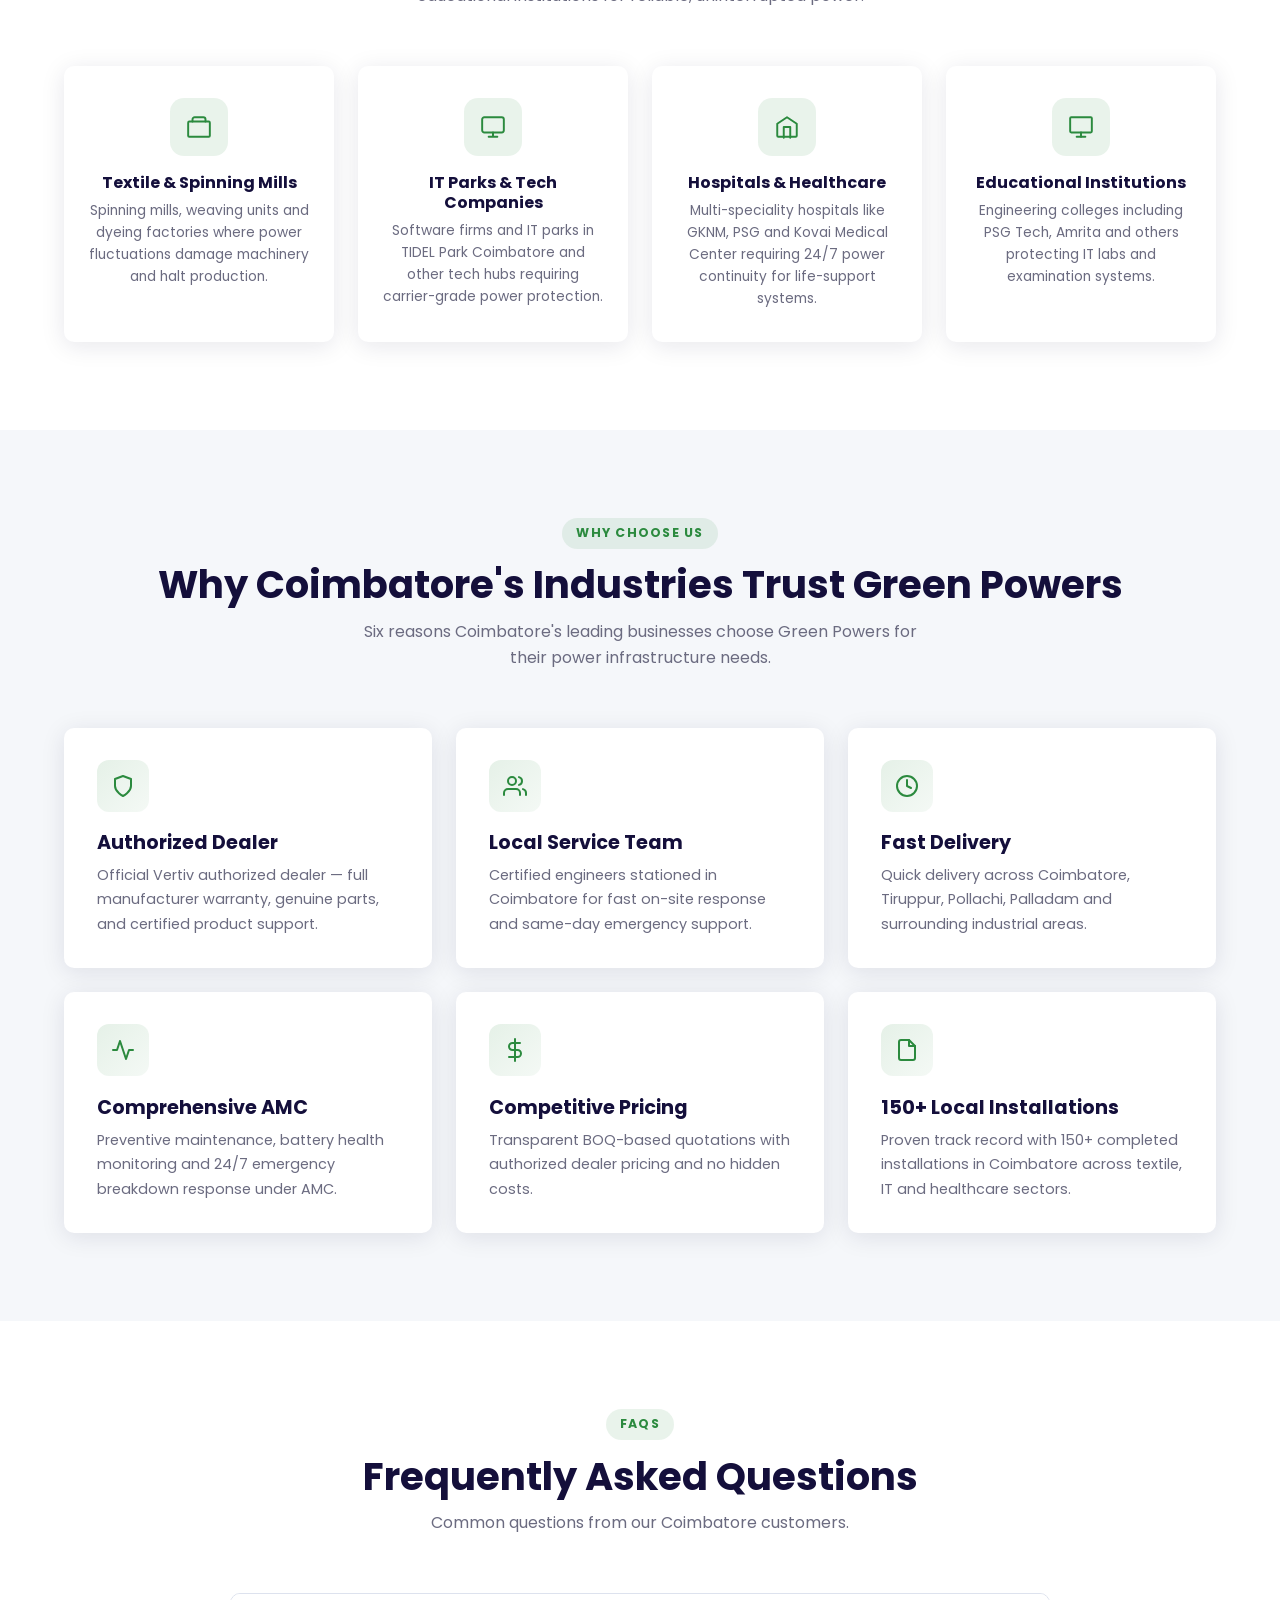
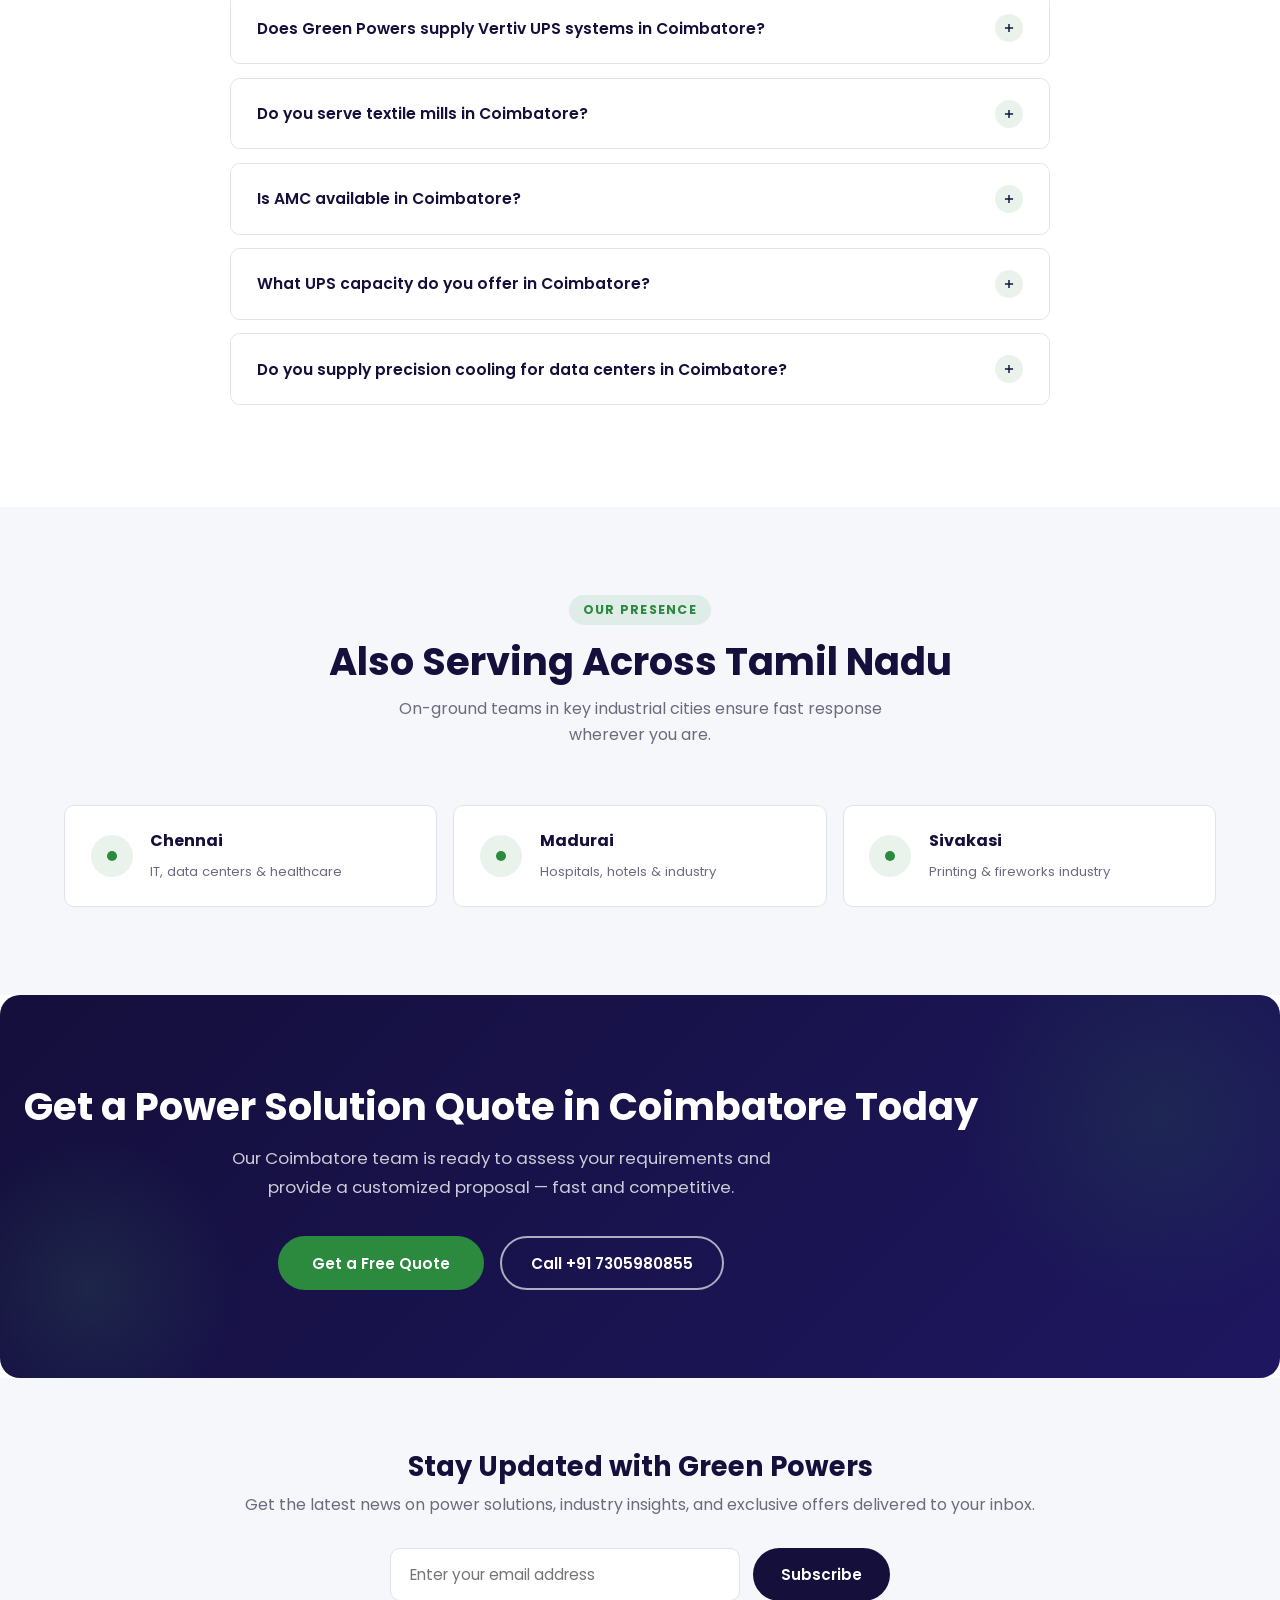
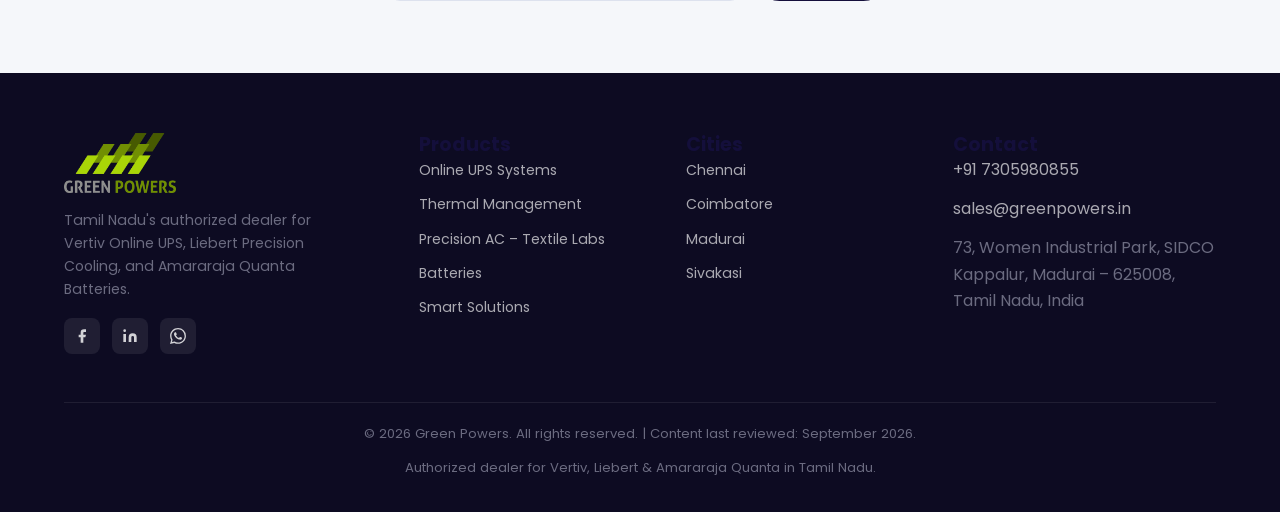
<file: online-ups-systems-in-coimbatore.html>
﻿<!DOCTYPE html>
<html lang="en">
<head>
  <meta charset="UTF-8">
  <meta name="viewport" content="width=device-width, initial-scale=1.0">
  <title>Online UPS Systems in Coimbatore | Green Powers</title>
  <meta name="description" content="Green Powers is Coimbatore's trusted supplier of Vertiv Online UPS, Liebert Precision AC &amp; Amararaja Quanta batteries. Call +91 7305980855.">
  <link rel="canonical" href="https://www.greenpowers.tech/online-ups-systems-in-coimbatore">
  <link rel="icon" href="/Green_Power_Transp.png">
  <meta name="google-site-verification" content="S1jk_8TOt4TBKHKMu5BuYWSDKe9ppvMVQrNyrAllNzE">
  <meta property="og:title" content="Online UPS Systems in Coimbatore | Green Powers">
  <meta property="og:description" content="Vertiv authorized dealer in Coimbatore. Supply, installation and AMC for UPS, precision AC and batteries. Call +91 7305980855.">
  <meta property="og:url" content="https://www.greenpowers.tech/online-ups-systems-in-coimbatore">
  <meta property="og:image" content="https://www.greenpowers.tech/industrialproductsbanner.jpg">
  <meta property="og:site_name" content="Green Powers">
  <!-- Twitter Card -->
  <meta name="twitter:card" content="summary_large_image">
  <meta name="twitter:title" content="Online UPS Systems in Coimbatore | Green Powers">
  <meta name="twitter:description" content="Vertiv authorized dealer in Coimbatore. Supply, installation and AMC for UPS, precision AC and batteries. Call +91 7305980855.">
  <meta name="twitter:image" content="https://www.greenpowers.tech/industrialproductsbanner.jpg">
  <meta property="og:type" content="website">
  <script type="application/ld+json">{"@context":"https://schema.org","@type":"LocalBusiness","@id":"https://www.greenpowers.tech/#organization","name":"Green Powers","url":"https://www.greenpowers.tech","telephone":"+917305980855","email":"sales@greenpowers.in","description":"Authorized Vertiv dealer supplying online UPS, Liebert precision AC and Amararaja Quanta batteries in Coimbatore.","areaServed":[{"@type":"City","name":"Coimbatore"},{"@type":"AdministrativeArea","name":"Tamil Nadu"}],"address":{"@type":"PostalAddress","streetAddress":"73, Women Industrial Park, SIDCO Kappalur","addressLocality":"Madurai","postalCode":"625008","addressRegion":"Tamil Nadu","addressCountry":"IN"},"openingHours":"Mo-Sa 09:00-18:00","sameAs":["https://www.facebook.com/greenpowers.tech","https://www.linkedin.com/company/greenpowers","https://wa.me/917305980855"]}
  </script>
  <script type="application/ld+json">
  {
    "@context": "https://schema.org",
    "@type": "BreadcrumbList",
    "itemListElement": [
      {"@type": "ListItem", "position": 1, "name": "Home", "item": "https://www.greenpowers.tech/"},
      {"@type": "ListItem", "position": 2, "name": "Products", "item": "https://www.greenpowers.tech/products"},
      {"@type": "ListItem", "position": 3, "name": "Coimbatore", "item": "https://www.greenpowers.tech/online-ups-systems-in-coimbatore"}
    ]
  }
  </script>
  <script type="application/ld+json">{"@context":"https://schema.org","@type":"FAQPage","mainEntity":[{"@type":"Question","name":"Does Green Powers supply Vertiv UPS systems in Coimbatore?","acceptedAnswer":{"@type":"Answer","text":"Yes. Green Powers is an authorized Vertiv dealer supplying the complete Liebert UPS range from 1 kVA to 1200 kVA across Coimbatore. We cover the entire Coimbatore district including Tiruppur, Pollachi, and surrounding areas."}},{"@type":"Question","name":"Do you serve textile mills in Coimbatore?","acceptedAnswer":{"@type":"Answer","text":"Yes. We have extensive experience supplying UPS systems for spinning mills, weaving units and textile processing factories across Coimbatore and Tiruppur."}},{"@type":"Question","name":"Is AMC available in Coimbatore?","acceptedAnswer":{"@type":"Answer","text":"Yes. Annual Maintenance Contracts are available for all UPS brands in Coimbatore with same-day emergency response for AMC customers."}},{"@type":"Question","name":"What UPS capacity do you offer in Coimbatore?","acceptedAnswer":{"@type":"Answer","text":"We supply Vertiv Liebert UPS from 1 kVA single-phase to 1200 kVA three-phase industrial systems."}},{"@type":"Question","name":"Do you supply precision cooling for data centers in Coimbatore?","acceptedAnswer":{"@type":"Answer","text":"Yes. We supply Liebert precision air conditioners for data centers and server rooms in Coimbatore with professional installation and commissioning."}}]}</script>
  <script>(function(w,d,s,l,i){w[l]=w[l]||[];w[l].push({'gtm.start':new Date().getTime(),event:'gtm.js'});var f=d.getElementsByTagName(s)[0],j=d.createElement(s),dl=l!='dataLayer'?'&l='+l:'';j.async=true;j.src='https://www.googletagmanager.com/gtm.js?id='+i+dl;f.parentNode.insertBefore(j,f);})(window,document,'script','dataLayer','GTM-KDLJ2Q44');</script>
<!-- Google tag (gtag.js) -->
  <script async src="https://www.googletagmanager.com/gtag/js?id=G-RKJHMMQ7TC"></script>
  <script>
    window.dataLayer = window.dataLayer || [];
    function gtag(){dataLayer.push(arguments);}
    gtag('js', new Date());
    gtag('config', 'G-RKJHMMQ7TC');
  </script>
  <link rel="stylesheet" href="/style.css">
  <style>
    .page-hero {
      position: relative;
      min-height: 85vh;
      display: flex;
      align-items: center;
      background: url('/industrialproductsbanner.jpg') center center / cover no-repeat;
    }
    .page-hero::before {
      content: '';
      position: absolute;
      inset: 0;
      background: linear-gradient(120deg, rgba(13,11,34,.92) 55%, rgba(20,15,59,.68));
    }
    .page-hero::after {
      content: '';
      position: absolute;
      bottom: 0; left: 0; right: 0;
      height: 120px;
      background: linear-gradient(to bottom, transparent, rgba(13,11,34,.15));
      pointer-events: none;
    }
    .page-hero .hero-inner { position: relative; z-index: 1; padding: 6rem 0 4rem; }
    .breadcrumb { display: flex; align-items: center; gap: .5rem; font-size: .82rem; color: rgba(255,255,255,.55); margin-bottom: 1.4rem; }
    .breadcrumb a { color: rgba(255,255,255,.55); transition: color var(--transition); }
    .breadcrumb a:hover { color: var(--white); }
    .breadcrumb span { color: rgba(255,255,255,.3); }
    .breadcrumb .current { color: #5edd7a; font-weight: 500; }
    .hero-badge {
      display: inline-flex; align-items: center; gap: .5rem;
      background: rgba(43,138,62,.18); border: 1px solid rgba(43,138,62,.5);
      color: #5edd7a; font-size: .78rem; font-weight: 700; letter-spacing: .1em;
      text-transform: uppercase; padding: .38rem 1.1rem; border-radius: 20px; margin-bottom: 1.4rem;
    }
    .hero-badge-dot { width: 7px; height: 7px; background: #5edd7a; border-radius: 50%; animation: pulse 2s infinite; }
    @keyframes pulse { 0%,100%{opacity:1;transform:scale(1);}50%{opacity:.5;transform:scale(1.4);} }
    .page-hero h1 { color: var(--white); font-size: clamp(2.1rem,5vw,3.4rem); line-height: 1.18; margin-bottom: 1.1rem; max-width: 720px; }
    .page-hero h1 span { color: #5edd7a; }
    .page-hero .hero-sub { color: rgba(255,255,255,.78); font-size: 1.08rem; max-width: 580px; line-height: 1.72; margin-bottom: 2.2rem; }
    .hero-cta { display: flex; gap: 1rem; flex-wrap: wrap; margin-bottom: 2.8rem; }
    .btn-outline-white { display: inline-flex; align-items: center; gap: .5rem; padding: .78rem 1.8rem; border: 2px solid rgba(255,255,255,.65); border-radius: 50px; color: var(--white); font-weight: 600; font-size: .95rem; transition: background var(--transition), border-color var(--transition); }
    .btn-outline-white:hover { background: rgba(255,255,255,.12); border-color: var(--white); }
    .hero-trust { display: flex; gap: 1.4rem; flex-wrap: wrap; }
    .trust-badge { display: flex; align-items: center; gap: .55rem; background: rgba(255,255,255,.08); border: 1px solid rgba(255,255,255,.15); backdrop-filter: blur(8px); -webkit-backdrop-filter: blur(8px); border-radius: 8px; padding: .55rem 1.1rem; color: rgba(255,255,255,.85); font-size: .82rem; font-weight: 500; }
    .trust-badge svg { width: 15px; height: 15px; flex-shrink: 0; }
    .trust-badge-icon { color: #5edd7a; }

    .stats-strip { background: var(--primary); padding: 3rem 0; }
    .stats-grid { display: grid; grid-template-columns: repeat(4,1fr); gap: 1rem; text-align: center; }
    .stat-item { padding: 1rem .5rem; }
    .stat-number { font-size: 2.6rem; font-weight: 800; color: #5edd7a; line-height: 1; margin-bottom: .3rem; }
    .stat-label { font-size: .78rem; color: rgba(255,255,255,.65); font-weight: 500; letter-spacing: .08em; text-transform: uppercase; }

    .section-tag { display: inline-block; background: rgba(43,138,62,.1); color: var(--accent); font-size: .78rem; font-weight: 700; letter-spacing: .1em; text-transform: uppercase; padding: .32rem .9rem; border-radius: 20px; margin-bottom: .8rem; }
    .section { padding: 5.5rem 0; }
    .section--light { background: var(--light); }
    .intro-grid { display: grid; grid-template-columns: 1fr 1fr; gap: 4rem; align-items: center; }
    .intro-img { border-radius: var(--radius); overflow: hidden; box-shadow: var(--shadow-lg); position: relative; }
    .intro-img::after { content: ''; position: absolute; inset: 0; border-radius: var(--radius); box-shadow: inset 0 0 0 1px rgba(43,138,62,.2); pointer-events: none; }
    .intro-img img { width: 100%; height: 480px; object-fit: cover; display: block; }
    .intro-text h2 { margin-bottom: 1rem; }
    .intro-text > p { margin-bottom: 1.5rem; line-height: 1.78; color: var(--text-light); }
    .check-list { list-style: none; padding: 0; margin: 0 0 2rem; }
    .check-list li { display: flex; align-items: flex-start; gap: .9rem; margin-bottom: .9rem; font-size: .95rem; color: var(--text); }
    .check-icon { width: 22px; height: 22px; background: var(--accent); border-radius: 50%; display: flex; align-items: center; justify-content: center; flex-shrink: 0; margin-top: .18rem; }
    .check-icon svg { width: 12px; height: 12px; }

    .section-header { text-align: center; margin-bottom: 3.5rem; }
    .section-header h2 { margin-bottom: .6rem; }
    .section-header p { max-width: 560px; margin: 0 auto; color: var(--text-light); }

    .products-grid { display: grid; grid-template-columns: repeat(3,1fr); gap: 1.5rem; }
    .product-card { background: var(--white); border-radius: var(--radius); box-shadow: var(--shadow); overflow: hidden; transition: transform var(--transition), box-shadow var(--transition); display: flex; flex-direction: column; border-top: 3px solid transparent; }
    .product-card:hover { transform: translateY(-7px); box-shadow: var(--shadow-lg); border-top-color: var(--accent); }
    .product-card-icon { display: flex; align-items: center; justify-content: center; background: linear-gradient(135deg, rgba(43,138,62,.07) 0%, rgba(20,15,59,.04) 100%); padding: 2.8rem 2rem; }
    .product-card-icon svg { width: 68px; height: 68px; }
    .product-card-body { padding: 1.8rem; flex: 1; display: flex; flex-direction: column; }
    .product-card-body h3 { margin-bottom: .5rem; font-size: 1.1rem; }
    .product-card-body p { font-size: .9rem; flex: 1; margin-bottom: 1.4rem; color: var(--text-light); line-height: 1.7; }
    .btn-outline-green { display: inline-flex; align-items: center; gap: .4rem; padding: .6rem 1.4rem; border: 2px solid var(--accent); border-radius: 50px; color: var(--accent); font-weight: 600; font-size: .88rem; transition: var(--transition); align-self: flex-start; }
    .btn-outline-green:hover { background: var(--accent); color: var(--white); }

    .industries-grid { display: grid; grid-template-columns: repeat(4,1fr); gap: 1.5rem; }
    .industry-card { background: var(--white); border-radius: var(--radius); padding: 2rem 1.5rem; box-shadow: var(--shadow); text-align: center; transition: transform var(--transition), box-shadow var(--transition); position: relative; overflow: hidden; }
    .industry-card::before { content: ''; position: absolute; top: 0; left: 0; right: 0; height: 3px; background: linear-gradient(90deg,var(--accent),#5edd7a); transform: scaleX(0); transition: transform var(--transition); }
    .industry-card:hover { transform: translateY(-6px); box-shadow: var(--shadow-lg); }
    .industry-card:hover::before { transform: scaleX(1); }
    .industry-icon { width: 58px; height: 58px; background: rgba(43,138,62,.1); border-radius: 14px; display: flex; align-items: center; justify-content: center; margin: 0 auto 1.1rem; transition: background var(--transition); }
    .industry-card:hover .industry-icon { background: rgba(43,138,62,.18); }
    .industry-icon svg { width: 26px; height: 26px; }
    .industry-card h4 { margin-bottom: .4rem; font-size: 1rem; }
    .industry-card p { font-size: .86rem; margin: 0; color: var(--text-light); line-height: 1.6; }

    .why-grid { display: grid; grid-template-columns: repeat(3,1fr); gap: 1.5rem; }
    .why-card { background: var(--white); border-radius: var(--radius); padding: 2rem 1.8rem; box-shadow: var(--shadow); border-left: 4px solid transparent; transition: transform var(--transition), box-shadow var(--transition), border-left-color var(--transition); }
    .why-card:hover { transform: translateY(-5px); box-shadow: var(--shadow-lg); border-left-color: var(--accent); }
    .why-icon { width: 52px; height: 52px; background: linear-gradient(135deg,rgba(43,138,62,.12),rgba(43,138,62,.05)); border-radius: 12px; display: flex; align-items: center; justify-content: center; margin-bottom: 1.2rem; }
    .why-icon svg { width: 24px; height: 24px; }
    .why-card h4 { margin-bottom: .5rem; }
    .why-card p { font-size: .9rem; margin: 0; color: var(--text-light); line-height: 1.7; }

    .faq-list { max-width: 820px; margin: 0 auto; }
    .faq-item { border: 1px solid var(--border); border-radius: var(--radius); margin-bottom: .85rem; overflow: hidden; transition: border-color var(--transition), box-shadow var(--transition); }
    .faq-item:hover { border-color: rgba(43,138,62,.3); box-shadow: 0 4px 16px rgba(43,138,62,.08); }
    .faq-item.open { border-color: rgba(43,138,62,.4); box-shadow: 0 4px 20px rgba(43,138,62,.1); }
    .faq-question { width: 100%; text-align: left; background: var(--white); border: none; cursor: pointer; padding: 1.3rem 1.6rem; display: flex; align-items: center; justify-content: space-between; font-family: inherit; font-size: .97rem; font-weight: 600; color: var(--primary); transition: background var(--transition); gap: 1rem; }
    .faq-question:hover { background: rgba(43,138,62,.03); }
    .faq-item.open .faq-question { color: var(--accent); background: rgba(43,138,62,.04); }
    .faq-icon { flex-shrink: 0; width: 28px; height: 28px; background: rgba(43,138,62,.1); border-radius: 50%; display: flex; align-items: center; justify-content: center; transition: transform var(--transition), background var(--transition); }
    .faq-item.open .faq-icon { transform: rotate(45deg); background: var(--accent); color: white; }
    .faq-answer { max-height: 0; overflow: hidden; transition: max-height .4s ease, padding .4s ease; background: var(--white); }
    .faq-item.open .faq-answer { max-height: 300px; }
    .faq-answer p { padding: 0 1.6rem 1.4rem; font-size: .93rem; margin: 0; color: var(--text-light); line-height: 1.75; }

    .cities-strip { display: grid; grid-template-columns: repeat(3,1fr); gap: 1rem; }
    .city-link { background: var(--white); border: 1px solid var(--border); border-radius: var(--radius); padding: 1.4rem 1.6rem; display: flex; align-items: center; gap: 1.1rem; transition: transform var(--transition), box-shadow var(--transition), border-color var(--transition); color: inherit; }
    .city-link:hover { transform: translateY(-3px); box-shadow: var(--shadow); border-color: var(--accent); }
    .city-dot { width: 42px; height: 42px; background: rgba(43,138,62,.1); border-radius: 50%; display: flex; align-items: center; justify-content: center; flex-shrink: 0; }
    .city-dot::after { content: ''; display: block; width: 10px; height: 10px; background: var(--accent); border-radius: 50%; }
    .city-link-text strong { display: block; font-size: 1rem; color: var(--primary); margin-bottom: .2rem; }
    .city-link-text span { font-size: .82rem; color: var(--text-light); }

    .cta-banner { background: linear-gradient(135deg, var(--primary) 0%, #1e1760 100%); padding: 5.5rem 0; text-align: center; position: relative; overflow: hidden; }
    .cta-banner::before { content: ''; position: absolute; top: -80px; right: -80px; width: 400px; height: 400px; background: radial-gradient(circle,rgba(43,138,62,.15) 0%,transparent 70%); pointer-events: none; }
    .cta-banner::after { content: ''; position: absolute; bottom: -60px; left: -60px; width: 300px; height: 300px; background: radial-gradient(circle,rgba(94,221,122,.1) 0%,transparent 70%); pointer-events: none; }
    .cta-banner .cta-inner { position: relative; z-index: 1; }
    .cta-banner h2 { color: var(--white); margin-bottom: .8rem; }
    .cta-banner p { color: rgba(255,255,255,.78); margin-bottom: 2.2rem; font-size: 1.05rem; max-width: 540px; margin-left: auto; margin-right: auto; line-height: 1.7; }
    .cta-btns { display: flex; gap: 1rem; justify-content: center; flex-wrap: wrap; }

    .newsletter-section { background: var(--light); padding: 4.5rem 0; text-align: center; }
    .newsletter-section h3 { margin-bottom: .5rem; }
    .newsletter-section p { margin-bottom: 1.8rem; color: var(--text-light); }
    .newsletter-form { display: flex; gap: .8rem; max-width: 500px; margin: 0 auto; flex-wrap: wrap; justify-content: center; }
    .newsletter-form input[type="email"] { flex: 1; min-width: 230px; padding: .88rem 1.2rem; border: 1px solid var(--border); border-radius: var(--radius); font-size: .95rem; font-family: inherit; outline: none; background: var(--white); color: var(--text); transition: border-color var(--transition); }
    .newsletter-form input[type="email"]:focus { border-color: var(--accent); box-shadow: 0 0 0 3px rgba(43,138,62,.1); }

    @media(max-width:1024px){ .industries-grid { grid-template-columns: repeat(2,1fr); } }
    @media(max-width:900px){ .intro-grid { grid-template-columns:1fr; gap:2.5rem; } .intro-img img { height:340px; } .stats-grid { grid-template-columns:repeat(2,1fr); } .products-grid { grid-template-columns:1fr 1fr; } .why-grid { grid-template-columns:1fr 1fr; } }
    @media(max-width:768px){ .cities-strip { grid-template-columns:1fr 1fr; } .hero-trust { gap:.8rem; } }
    @media(max-width:600px){ .page-hero { min-height:75vh; } .products-grid { grid-template-columns:1fr; } .industries-grid { grid-template-columns:1fr 1fr; } .why-grid { grid-template-columns:1fr; } .cities-strip { grid-template-columns:1fr; } .hero-trust { display:none; } }
  </style>
</head>
<body>
<noscript><iframe src="https://www.googletagmanager.com/ns.html?id=GTM-KDLJ2Q44" height="0" width="0" style="display:none;visibility:hidden"></iframe></noscript>

<header class="site-header scrolled" id="siteHeader">
  <nav class="nav-inner">
    <a class="nav-logo" href="/"><img src="/Green_Power_Transp.png" alt="Green Powers Logo"></a>
    <ul class="nav-menu" id="navMenu">
      <li><a href="/">Home</a></li>
      <li><a href="/about-us">About Us</a></li>
      <li class="nav-dropdown" id="productsDropdown">
        <a href="/products">Products</a>
        <ul class="dropdown-menu">
          <li><a href="/thermal">Thermal Management</a></li>
          <li><a href="/precision-ac-textile-lab">Precision AC &ndash; Textile Labs</a></li>
          <li><a href="/small-and-large-ups">Small &amp; Large UPS</a></li>
          <li><a href="/smart-solutions">Smart Solutions</a></li>
          <li><a href="/batteries">Batteries</a></li>
        </ul>
      </li>
      <li><a href="/contact">Contact</a></li>
      <li class="nav-cta"><a href="/contact" class="btn btn-primary">Get a Quote</a></li>
    </ul>
    <div class="burger" id="burger"><span></span><span></span><span></span></div>
  </nav>
  <div class="nav-overlay" id="navOverlay"></div>
</header>

<!-- Page Hero -->
<section class="page-hero">
  <div class="container">
    <div class="hero-inner">
      <nav class="breadcrumb" aria-label="Breadcrumb">
        <a href="/">Home</a><span>&rsaquo;</span>
        <a href="/products">Products</a><span>&rsaquo;</span>
        <span class="current">Coimbatore</span>
      </nav>
      <div class="hero-badge">
        <span class="hero-badge-dot"></span>
        Vertiv Authorized Dealer &mdash; Coimbatore
      </div>
      <h1>Online UPS Systems<br>in <span>Coimbatore</span></h1>
      <p class="hero-sub">Powering Coimbatore's textile mills, IT parks, hospitals and industries with Vertiv Liebert UPS, precision cooling and Amararaja Quanta batteries since 2008 — trusted by 150+ clients.</p>
      <div class="hero-cta">
        <a href="/contact" class="btn btn-primary">Get a Free Quote</a>
        <a href="tel:+917305980855" class="btn-outline-white">
          <svg viewBox="0 0 24 24" fill="none" stroke="currentColor" stroke-width="2" width="16" height="16"><path d="M22 16.92v3a2 2 0 01-2.18 2 19.79 19.79 0 01-8.63-3.07A19.5 19.5 0 013.07 8.81 19.79 19.79 0 01.1 2.18 2 2 0 012.11 0h3a2 2 0 012 1.72c.127.96.361 1.903.7 2.81a2 2 0 01-.45 2.11L6.91 7.09A16 16 0 0016.09 16.27l.46-.46a2 2 0 012.11-.45c.907.339 1.85.573 2.81.7A2 2 0 0122 16.92z"/></svg>
          Call +91 7305980855
        </a>
      </div>
      <div class="hero-trust">
        <div class="trust-badge"><svg class="trust-badge-icon" viewBox="0 0 24 24" fill="none" stroke="currentColor" stroke-width="2"><path d="M12 22s8-4 8-10V5l-8-3-8 3v7c0 6 8 10 8 10z"/></svg>Authorized Dealer</div>
        <div class="trust-badge"><svg class="trust-badge-icon" viewBox="0 0 24 24" fill="none" stroke="currentColor" stroke-width="2"><rect x="1" y="3" width="15" height="13" rx="1"/><path d="M16 8h4a1 1 0 011 1v7a1 1 0 01-1 1h-5M1 19h14"/><circle cx="5.5" cy="18.5" r="2.5"/><circle cx="15.5" cy="18.5" r="2.5"/></svg>Same-Day Response</div>
        <div class="trust-badge"><svg class="trust-badge-icon" viewBox="0 0 24 24" fill="none" stroke="currentColor" stroke-width="2"><circle cx="12" cy="12" r="10"/><polyline points="12 6 12 12 16 14"/></svg>4-Hour SLA</div>
        <div class="trust-badge"><svg class="trust-badge-icon" viewBox="0 0 24 24" fill="none" stroke="currentColor" stroke-width="2"><polyline points="22 12 18 12 15 21 9 3 6 12 2 12"/></svg>24/7 Emergency</div>
      </div>
    </div>
  </div>
</section>

<!-- Stats Strip -->
<section class="stats-strip">
  <div class="container">
    <div class="stats-grid">
      <div class="stat-item"><div class="stat-number" data-count="15" data-suffix="+">15+</div><div class="stat-label">Years Experience</div></div>
      <div class="stat-item"><div class="stat-number" data-count="150" data-suffix="+">150+</div><div class="stat-label">Coimbatore Clients</div></div>
      <div class="stat-item"><div class="stat-number" data-count="1200" data-suffix="">1200</div><div class="stat-label">kVA Max Capacity</div></div>
      <div class="stat-item"><div class="stat-number">24/7</div><div class="stat-label">Emergency Support</div></div>
    </div>
  </div>
</section>

<!-- City Intro -->
<section class="section">
  <div class="container">
    <div class="intro-grid">
      <div class="intro-text">
        <span class="section-tag">Serving Coimbatore Since 2008</span>
        <h2>Your Trusted Power Infrastructure Partner in Coimbatore</h2>
        <p>Coimbatore — the Manchester of South India — is home to thousands of spinning mills, engineering firms, SMEs and a rapidly growing IT sector. Green Powers has been powering Coimbatore's industrial and commercial heartland for over 15 years, delivering reliable power protection solutions that keep production lines running and downtime to zero.</p>
        <p>As an authorized Vertiv dealer, we bring world-class UPS systems, Liebert precision cooling, and Amararaja Quanta batteries to Coimbatore with fast delivery, expert installation, and long-term maintenance contracts.</p>
        <ul class="check-list">
          <li><span class="check-icon"><svg viewBox="0 0 24 24" fill="none" stroke="white" stroke-width="3"><polyline points="20 6 9 17 4 12"/></svg></span><span>Authorized Vertiv &amp; Liebert dealer in Coimbatore</span></li>
          <li><span class="check-icon"><svg viewBox="0 0 24 24" fill="none" stroke="white" stroke-width="3"><polyline points="20 6 9 17 4 12"/></svg></span><span>Fast delivery across Coimbatore district</span></li>
          <li><span class="check-icon"><svg viewBox="0 0 24 24" fill="none" stroke="white" stroke-width="3"><polyline points="20 6 9 17 4 12"/></svg></span><span>On-site installation &amp; commissioning</span></li>
          <li><span class="check-icon"><svg viewBox="0 0 24 24" fill="none" stroke="white" stroke-width="3"><polyline points="20 6 9 17 4 12"/></svg></span><span>AMC (Annual Maintenance Contract) available</span></li>
          <li><span class="check-icon"><svg viewBox="0 0 24 24" fill="none" stroke="white" stroke-width="3"><polyline points="20 6 9 17 4 12"/></svg></span><span>24/7 emergency breakdown support</span></li>
          <li><span class="check-icon"><svg viewBox="0 0 24 24" fill="none" stroke="white" stroke-width="3"><polyline points="20 6 9 17 4 12"/></svg></span><span>Also serving Tiruppur, Pollachi &amp; Erode</span></li>
        </ul>
        <a href="/contact" class="btn btn-primary">Request a Quote</a>
      </div>
      <div class="intro-img">
        <img src="/images/data-center-2476790_1280.jpg" alt="Green Powers power infrastructure serving Coimbatore's industrial sector" loading="lazy">
      </div>
    </div>
  </div>
</section>

<!-- Products -->
<section class="section section--light">
  <div class="container">
    <div class="section-header">
      <span class="section-tag">What We Supply</span>
      <h2>Products Available in Coimbatore</h2>
      <p>Complete range of power infrastructure products — supplied, installed and serviced across Coimbatore and the surrounding district.</p>
    </div>
    <div class="products-grid">
      <div class="product-card">
        <div class="product-card-icon"><svg viewBox="0 0 24 24" fill="none" stroke="var(--accent)" stroke-width="1.4" stroke-linecap="round" stroke-linejoin="round"><rect x="1" y="6" width="22" height="13" rx="2"/><line x1="1" y1="10" x2="23" y2="10"/><path d="M9 6V4M15 6V4"/></svg></div>
        <div class="product-card-body">
          <h3>Online UPS Systems</h3>
          <p>Vertiv Liebert online UPS systems from 1 kVA to 1200 kVA — protecting textile mills, engineering factories, IT parks, and hospitals across Coimbatore from power disruptions.</p>
          <a href="/small-and-large-ups" class="btn-outline-green">View UPS Range →</a>
        </div>
      </div>
      <div class="product-card">
        <div class="product-card-icon"><svg viewBox="0 0 24 24" fill="none" stroke="var(--accent)" stroke-width="1.4" stroke-linecap="round" stroke-linejoin="round"><path d="M14 14.76V3.5a2.5 2.5 0 00-5 0v11.26a4.5 4.5 0 105 0z"/></svg></div>
        <div class="product-card-body">
          <h3>Precision Cooling</h3>
          <p>Liebert precision air conditioners engineered for the demanding thermal environments of Coimbatore's data centers, server rooms and industrial control rooms.</p>
          <a href="/thermal" class="btn-outline-green">View Cooling Range →</a>
        </div>
      </div>
      <div class="product-card">
        <div class="product-card-icon"><svg viewBox="0 0 24 24" fill="none" stroke="var(--accent)" stroke-width="1.4" stroke-linecap="round" stroke-linejoin="round"><rect x="2" y="7" width="18" height="11" rx="2"/><path d="M22 11v3"/><line x1="7" y1="11" x2="7" y2="14"/><line x1="11" y1="12.5" x2="13" y2="12.5"/></svg></div>
        <div class="product-card-body">
          <h3>Industrial Batteries</h3>
          <p>Amararaja Quanta SMF and VRLA batteries from 7Ah to 3000Ah — deep-cycle reliability for Coimbatore's 24-hour manufacturing and production environments.</p>
          <a href="/batteries" class="btn-outline-green">View Batteries →</a>
        </div>
      </div>
    </div>
  </div>
</section>

<!-- Industries -->
<section class="section">
  <div class="container">
    <div class="section-header">
      <span class="section-tag">Who We Serve</span>
      <h2>Industries We Serve in Coimbatore</h2>
      <p>Trusted by Coimbatore's textile mills, IT companies, hospitals and educational institutions for reliable, uninterrupted power.</p>
    </div>
    <div class="industries-grid">
      <div class="industry-card">
        <div class="industry-icon"><svg viewBox="0 0 24 24" fill="none" stroke="var(--accent)" stroke-width="1.8" stroke-linecap="round" stroke-linejoin="round"><rect x="2" y="7" width="20" height="14" rx="1"/><path d="M6 7V5a2 2 0 012-2h8a2 2 0 012 2v2"/></svg></div>
        <h4>Textile &amp; Spinning Mills</h4>
        <p>Spinning mills, weaving units and dyeing factories where power fluctuations damage machinery and halt production.</p>
      </div>
      <div class="industry-card">
        <div class="industry-icon"><svg viewBox="0 0 24 24" fill="none" stroke="var(--accent)" stroke-width="1.8" stroke-linecap="round" stroke-linejoin="round"><rect x="2" y="3" width="20" height="14" rx="2"/><path d="M8 21h8M12 17v4"/></svg></div>
        <h4>IT Parks &amp; Tech Companies</h4>
        <p>Software firms and IT parks in TIDEL Park Coimbatore and other tech hubs requiring carrier-grade power protection.</p>
      </div>
      <div class="industry-card">
        <div class="industry-icon"><svg viewBox="0 0 24 24" fill="none" stroke="var(--accent)" stroke-width="1.8" stroke-linecap="round" stroke-linejoin="round"><path d="M3 9l9-6 9 6v11a1 1 0 01-1 1H4a1 1 0 01-1-1V9z"/><polyline points="9,22 9,12 15,12 15,22"/></svg></div>
        <h4>Hospitals &amp; Healthcare</h4>
        <p>Multi-speciality hospitals like GKNM, PSG and Kovai Medical Center requiring 24/7 power continuity for life-support systems.</p>
      </div>
      <div class="industry-card">
        <div class="industry-icon"><svg viewBox="0 0 24 24" fill="none" stroke="var(--accent)" stroke-width="1.8" stroke-linecap="round" stroke-linejoin="round"><rect x="2" y="3" width="20" height="14" rx="1"/><line x1="8" y1="21" x2="16" y2="21"/><line x1="12" y1="17" x2="12" y2="21"/></svg></div>
        <h4>Educational Institutions</h4>
        <p>Engineering colleges including PSG Tech, Amrita and others protecting IT labs and examination systems.</p>
      </div>
    </div>
  </div>
</section>

<!-- Why Choose -->
<section class="section section--light">
  <div class="container">
    <div class="section-header">
      <span class="section-tag">Why Choose Us</span>
      <h2>Why Coimbatore's Industries Trust Green Powers</h2>
      <p>Six reasons Coimbatore's leading businesses choose Green Powers for their power infrastructure needs.</p>
    </div>
    <div class="why-grid">
      <div class="why-card"><div class="why-icon"><svg viewBox="0 0 24 24" fill="none" stroke="var(--accent)" stroke-width="2" stroke-linecap="round" stroke-linejoin="round"><path d="M12 22s8-4 8-10V5l-8-3-8 3v7c0 6 8 10 8 10z"/></svg></div><h4>Authorized Dealer</h4><p>Official Vertiv authorized dealer — full manufacturer warranty, genuine parts, and certified product support.</p></div>
      <div class="why-card"><div class="why-icon"><svg viewBox="0 0 24 24" fill="none" stroke="var(--accent)" stroke-width="2" stroke-linecap="round" stroke-linejoin="round"><path d="M17 21v-2a4 4 0 00-4-4H5a4 4 0 00-4 4v2"/><circle cx="9" cy="7" r="4"/><path d="M23 21v-2a4 4 0 00-3-3.87"/><path d="M16 3.13a4 4 0 010 7.75"/></svg></div><h4>Local Service Team</h4><p>Certified engineers stationed in Coimbatore for fast on-site response and same-day emergency support.</p></div>
      <div class="why-card"><div class="why-icon"><svg viewBox="0 0 24 24" fill="none" stroke="var(--accent)" stroke-width="2" stroke-linecap="round" stroke-linejoin="round"><circle cx="12" cy="12" r="10"/><polyline points="12 6 12 12 16 14"/></svg></div><h4>Fast Delivery</h4><p>Quick delivery across Coimbatore, Tiruppur, Pollachi, Palladam and surrounding industrial areas.</p></div>
      <div class="why-card"><div class="why-icon"><svg viewBox="0 0 24 24" fill="none" stroke="var(--accent)" stroke-width="2" stroke-linecap="round" stroke-linejoin="round"><polyline points="22 12 18 12 15 21 9 3 6 12 2 12"/></svg></div><h4>Comprehensive AMC</h4><p>Preventive maintenance, battery health monitoring and 24/7 emergency breakdown response under AMC.</p></div>
      <div class="why-card"><div class="why-icon"><svg viewBox="0 0 24 24" fill="none" stroke="var(--accent)" stroke-width="2" stroke-linecap="round" stroke-linejoin="round"><line x1="12" y1="1" x2="12" y2="23"/><path d="M17 5H9.5a3.5 3.5 0 000 7h5a3.5 3.5 0 010 7H6"/></svg></div><h4>Competitive Pricing</h4><p>Transparent BOQ-based quotations with authorized dealer pricing and no hidden costs.</p></div>
      <div class="why-card"><div class="why-icon"><svg viewBox="0 0 24 24" fill="none" stroke="var(--accent)" stroke-width="2" stroke-linecap="round" stroke-linejoin="round"><path d="M14 2H6a2 2 0 00-2 2v16a2 2 0 002 2h12a2 2 0 002-2V8z"/><polyline points="14 2 14 8 20 8"/></svg></div><h4>150+ Local Installations</h4><p>Proven track record with 150+ completed installations in Coimbatore across textile, IT and healthcare sectors.</p></div>
    </div>
  </div>
</section>

<!-- FAQ -->
<section class="section">
  <div class="container">
    <div class="section-header">
      <span class="section-tag">FAQs</span>
      <h2>Frequently Asked Questions</h2>
      <p>Common questions from our Coimbatore customers.</p>
    </div>
    <div class="faq-list">
      <div class="faq-item">
        <button class="faq-question">Does Green Powers supply Vertiv UPS systems in Coimbatore?<span class="faq-icon"><svg viewBox="0 0 24 24" fill="none" stroke="currentColor" stroke-width="2.5" width="14" height="14"><line x1="12" y1="5" x2="12" y2="19"/><line x1="5" y1="12" x2="19" y2="12"/></svg></span></button>
        <div class="faq-answer"><p>Yes. Green Powers is an authorized Vertiv dealer supplying the complete Liebert UPS range from 1 kVA to 1200 kVA across Coimbatore district including Tiruppur, Pollachi, Palladam and surrounding areas.</p></div>
      </div>
      <div class="faq-item">
        <button class="faq-question">Do you serve textile mills in Coimbatore?<span class="faq-icon"><svg viewBox="0 0 24 24" fill="none" stroke="currentColor" stroke-width="2.5" width="14" height="14"><line x1="12" y1="5" x2="12" y2="19"/><line x1="5" y1="12" x2="19" y2="12"/></svg></span></button>
        <div class="faq-answer"><p>Yes. We have extensive experience supplying and servicing UPS systems for spinning mills, weaving units and textile processing factories across Coimbatore and Tiruppur. Our solutions are designed for the demanding power environments of 24-hour textile operations.</p></div>
      </div>
      <div class="faq-item">
        <button class="faq-question">Is AMC available in Coimbatore?<span class="faq-icon"><svg viewBox="0 0 24 24" fill="none" stroke="currentColor" stroke-width="2.5" width="14" height="14"><line x1="12" y1="5" x2="12" y2="19"/><line x1="5" y1="12" x2="19" y2="12"/></svg></span></button>
        <div class="faq-answer"><p>Yes. Annual Maintenance Contracts are available for all UPS brands in Coimbatore. Our certified engineers conduct regular preventive maintenance and provide emergency breakdown support with same-day response for AMC customers.</p></div>
      </div>
      <div class="faq-item">
        <button class="faq-question">What UPS capacity do you offer in Coimbatore?<span class="faq-icon"><svg viewBox="0 0 24 24" fill="none" stroke="currentColor" stroke-width="2.5" width="14" height="14"><line x1="12" y1="5" x2="12" y2="19"/><line x1="5" y1="12" x2="19" y2="12"/></svg></span></button>
        <div class="faq-answer"><p>We supply Vertiv Liebert UPS from 1 kVA single-phase office units to 1200 kVA three-phase industrial systems. We also design parallel-redundant UPS configurations for critical loads. Contact us for a load assessment and customized recommendation.</p></div>
      </div>
      <div class="faq-item">
        <button class="faq-question">Do you supply precision cooling for data centers in Coimbatore?<span class="faq-icon"><svg viewBox="0 0 24 24" fill="none" stroke="currentColor" stroke-width="2.5" width="14" height="14"><line x1="12" y1="5" x2="12" y2="19"/><line x1="5" y1="12" x2="19" y2="12"/></svg></span></button>
        <div class="faq-answer"><p>Yes. We supply Liebert precision air conditioners for data centers and server rooms in Coimbatore — wall-mount, floor-standing and ductable PAC units — with professional installation and commissioning.</p></div>
      </div>
    </div>
  </div>
</section>

<!-- Other Cities -->
<section class="section section--light">
  <div class="container">
    <div class="section-header">
      <span class="section-tag">Our Presence</span>
      <h2>Also Serving Across Tamil Nadu</h2>
      <p>On-ground teams in key industrial cities ensure fast response wherever you are.</p>
    </div>
    <div class="cities-strip">
      <a href="/online-ups-systems-in-chennai" class="city-link"><div class="city-dot"></div><div class="city-link-text"><strong>Chennai</strong><span>IT, data centers &amp; healthcare</span></div></a>
      <a href="/online-ups-systems-in-madurai" class="city-link"><div class="city-dot"></div><div class="city-link-text"><strong>Madurai</strong><span>Hospitals, hotels &amp; industry</span></div></a>
      <a href="/online-ups-systems-in-sivakasi" class="city-link"><div class="city-dot"></div><div class="city-link-text"><strong>Sivakasi</strong><span>Printing &amp; fireworks industry</span></div></a>
    </div>
  </div>
</section>

<!-- CTA -->
<section class="cta-banner">
  <div class="cta-inner">
    <div class="container">
      <h2>Get a Power Solution Quote in Coimbatore Today</h2>
      <p>Our Coimbatore team is ready to assess your requirements and provide a customized proposal — fast and competitive.</p>
      <div class="cta-btns">
        <a href="/contact" class="btn btn-primary">Get a Free Quote</a>
        <a href="tel:+917305980855" class="btn-outline-white">Call +91 7305980855</a>
      </div>
    </div>
  </div>
</section>

<!-- Newsletter -->
<section class="newsletter-section">
  <div class="container">
    <h3>Stay Updated with Green Powers</h3>
    <p>Get the latest news on power solutions, industry insights, and exclusive offers delivered to your inbox.</p>
    <form class="newsletter-form" onsubmit="handleNewsletter(event)">
      <input type="email" placeholder="Enter your email address" required aria-label="Email address">
      <button type="submit" class="btn btn-primary">Subscribe</button>
    </form>
  </div>
</section>

<footer class="site-footer">
  <div class="container">
    <div class="footer-grid">
      <div class="footer-logo">
        <a href="/"><img src="/Green_Power_Transp.png" alt="Green Powers"></a>
        <p>Tamil Nadu's authorized dealer for Vertiv Online UPS, Liebert Precision Cooling, and Amararaja Quanta Batteries.</p>
        <div class="footer-social">
          <a href="https://www.facebook.com/greenpowers.tech" target="_blank" rel="noopener" class="social-btn" aria-label="Facebook"><svg viewBox="0 0 24 24" width="18" height="18" fill="currentColor"><path d="M18 2h-3a5 5 0 00-5 5v3H7v4h3v8h4v-8h3l1-4h-4V7a1 1 0 011-1h3z"/></svg></a>
          <a href="https://www.linkedin.com/company/greenpowers" target="_blank" rel="noopener" class="social-btn" aria-label="LinkedIn"><svg viewBox="0 0 24 24" width="18" height="18" fill="currentColor"><path d="M16 8a6 6 0 016 6v7h-4v-7a2 2 0 00-2-2 2 2 0 00-2 2v7h-4v-7a6 6 0 016-6zM2 9h4v12H2z"/><circle cx="4" cy="4" r="2"/></svg></a>
          <a href="https://wa.me/917305980855" target="_blank" rel="noopener" class="social-btn" aria-label="WhatsApp"><svg viewBox="0 0 24 24" width="18" height="18" fill="currentColor"><path d="M17.472 14.382c-.297-.149-1.758-.867-2.03-.967-.273-.099-.471-.148-.67.15-.197.297-.767.966-.94 1.164-.173.199-.347.223-.644.075-.297-.15-1.255-.463-2.39-1.475-.883-.788-1.48-1.761-1.653-2.059-.173-.297-.018-.458.13-.606.134-.133.298-.347.446-.52.149-.174.198-.298.298-.497.099-.198.05-.371-.025-.52-.075-.149-.669-1.612-.916-2.207-.242-.579-.487-.5-.669-.51-.173-.008-.371-.01-.57-.01-.198 0-.52.074-.792.372-.272.297-1.04 1.016-1.04 2.479 0 1.462 1.065 2.875 1.213 3.074.149.198 2.096 3.2 5.077 4.487.709.306 1.262.489 1.694.625.712.227 1.36.195 1.871.118.571-.085 1.758-.719 2.006-1.413.248-.694.248-1.289.173-1.413-.074-.124-.272-.198-.57-.347m-5.421 7.403h-.004a9.87 9.87 0 01-5.031-1.378l-.361-.214-3.741.982.998-3.648-.235-.374a9.86 9.86 0 01-1.51-5.26c.001-5.45 4.436-9.884 9.888-9.884 2.64 0 5.122 1.03 6.988 2.898a9.825 9.825 0 012.893 6.994c-.003 5.45-4.437 9.884-9.885 9.884m8.413-18.297A11.815 11.815 0 0012.05 0C5.495 0 .16 5.335.157 11.892c0 2.096.547 4.142 1.588 5.945L.057 24l6.305-1.654a11.882 11.882 0 005.683 1.448h.005c6.554 0 11.89-5.335 11.893-11.893a11.821 11.821 0 00-3.48-8.413z"/></svg></a>
        </div>
      </div>
      <div class="footer-links"><h4>Products</h4><ul><li><a href="/small-and-large-ups">Online UPS Systems</a></li><li><a href="/thermal">Thermal Management</a></li>
          <li><a href="/precision-ac-textile-lab">Precision AC &ndash; Textile Labs</a></li><li><a href="/batteries">Batteries</a></li><li><a href="/smart-solutions">Smart Solutions</a></li></ul></div>
      <div class="footer-links"><h4>Cities</h4><ul><li><a href="/online-ups-systems-in-chennai">Chennai</a></li><li><a href="/online-ups-systems-in-coimbatore">Coimbatore</a></li><li><a href="/online-ups-systems-in-madurai">Madurai</a></li><li><a href="/online-ups-systems-in-sivakasi">Sivakasi</a></li></ul></div>
      <div class="footer-contact"><h4>Contact</h4><p><a href="tel:+917305980855">+91 7305980855</a></p><p><a href="mailto:sales@greenpowers.in">sales@greenpowers.in</a></p><p>73, Women Industrial Park, SIDCO Kappalur, Madurai – 625008, Tamil Nadu, India</p></div>
    </div>
    <div class="footer-bottom">
      <p>&copy; 2026 Green Powers. All rights reserved. | Content last reviewed: September 2026.</p>
      <p>Authorized dealer for Vertiv, Liebert &amp; Amararaja Quanta in Tamil Nadu.</p>
    </div>
  </div>
</footer>

<script>
  const hdr = document.getElementById('siteHeader');
  window.addEventListener('scroll', () => { hdr.classList.toggle('scrolled', window.scrollY > 40); });
  const burger = document.getElementById('burger'), navMenu = document.getElementById('navMenu'), overlay = document.getElementById('navOverlay');
  burger.addEventListener('click', () => { burger.classList.toggle('open'); navMenu.classList.toggle('open'); overlay.classList.toggle('show'); });
  overlay.addEventListener('click', () => { burger.classList.remove('open'); navMenu.classList.remove('open'); overlay.classList.remove('show'); });
  const dd = document.getElementById('productsDropdown');
  if (dd) dd.addEventListener('click', (e) => { if (window.innerWidth <= 900) { e.preventDefault(); dd.classList.toggle('open'); } });
  document.querySelectorAll('.faq-question').forEach(btn => {
    btn.addEventListener('click', () => { const item = btn.closest('.faq-item'); const isOpen = item.classList.contains('open'); document.querySelectorAll('.faq-item.open').forEach(i => i.classList.remove('open')); if (!isOpen) item.classList.add('open'); });
  });
  function animateCounter(el) {
    const target = parseInt(el.getAttribute('data-count'), 10);
    const suffix = el.getAttribute('data-suffix') || '';
    const duration = 1800; const start = performance.now();
    function step(now) { const p = Math.min((now-start)/duration,1); const e = 1-Math.pow(1-p,3); el.textContent = Math.floor(e*target)+suffix; if(p<1) requestAnimationFrame(step); else el.textContent = target+suffix; }
    requestAnimationFrame(step);
  }
  if ('IntersectionObserver' in window) {
    const obs = new IntersectionObserver((entries) => { entries.forEach(e => { if(e.isIntersecting){ animateCounter(e.target); obs.unobserve(e.target); } }); }, {threshold:.5});
    document.querySelectorAll('[data-count]').forEach(c => obs.observe(c));
  }
  function handleNewsletter(e) { e.preventDefault(); const btn = e.target.querySelector('button'); btn.textContent='Subscribed!'; btn.disabled=true; e.target.reset(); setTimeout(()=>{btn.textContent='Subscribe';btn.disabled=false;},3000); }
</script>
</body>
</html>
</file>
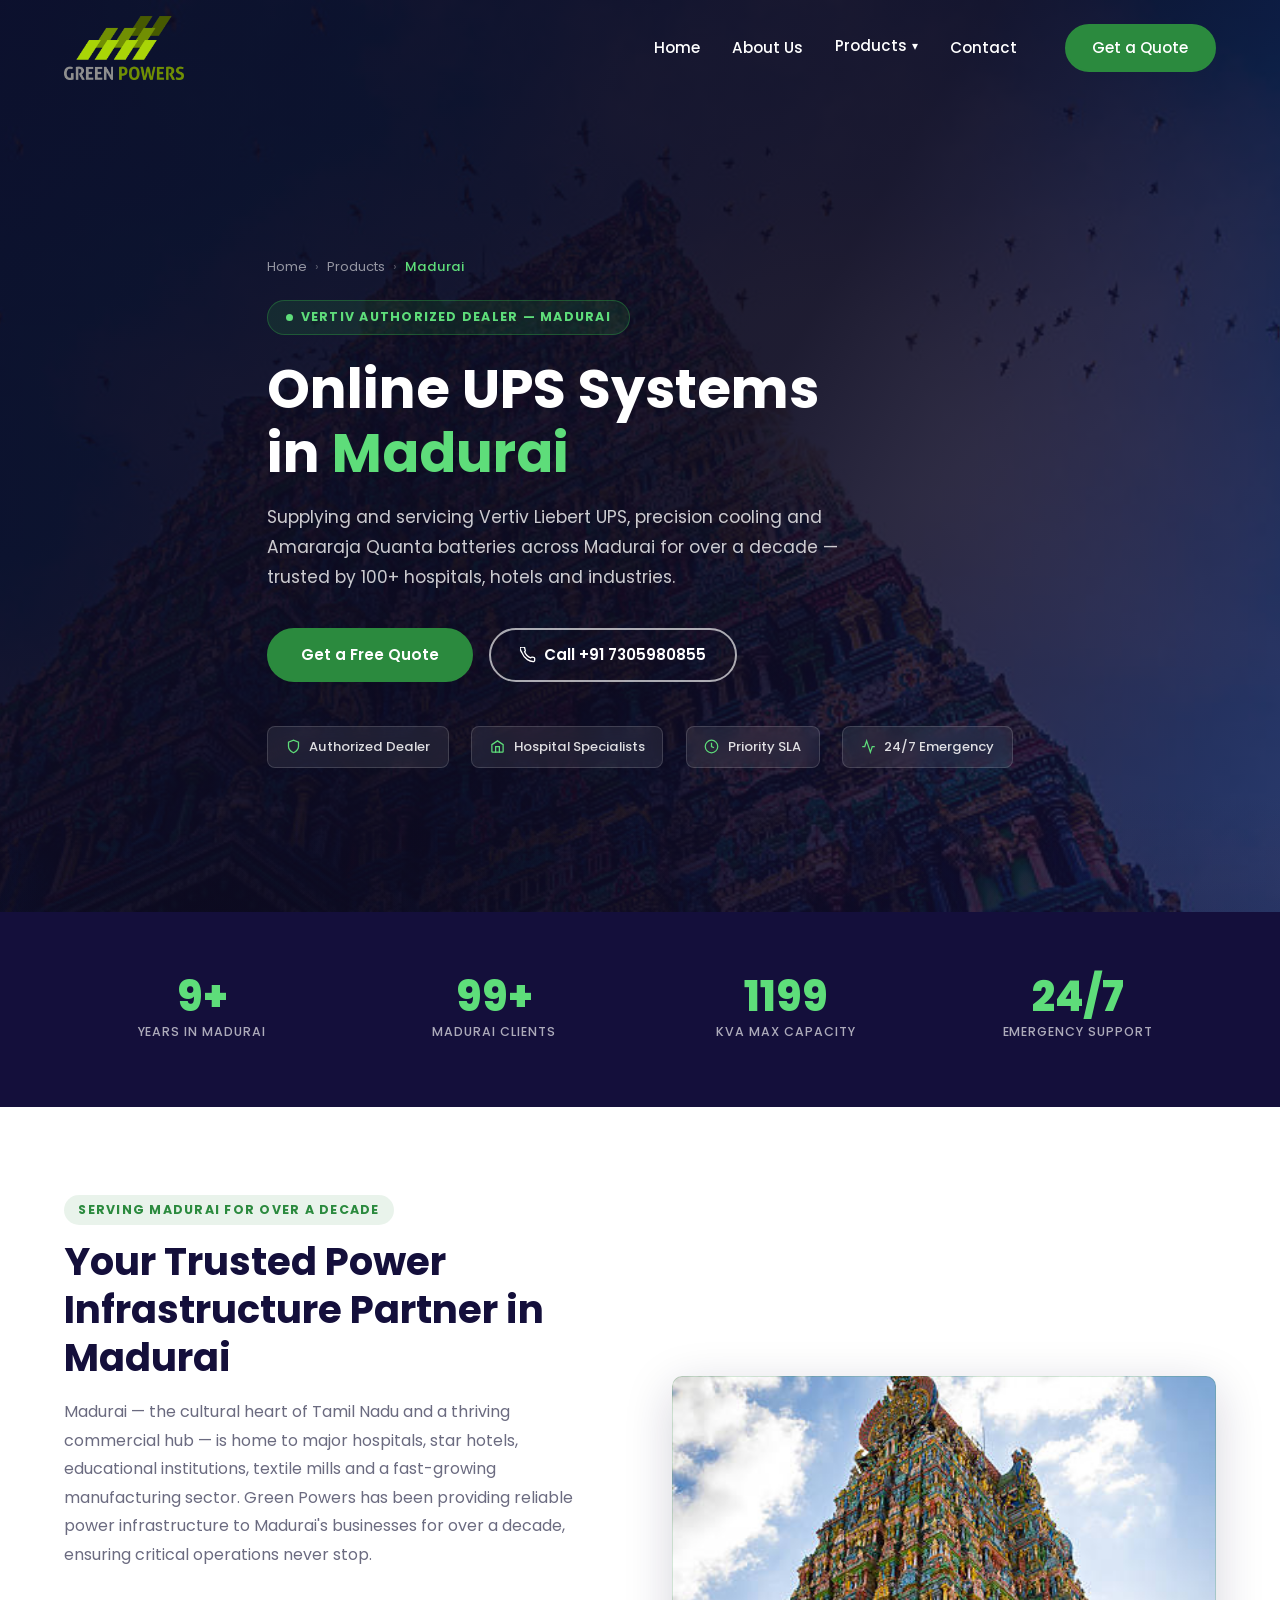
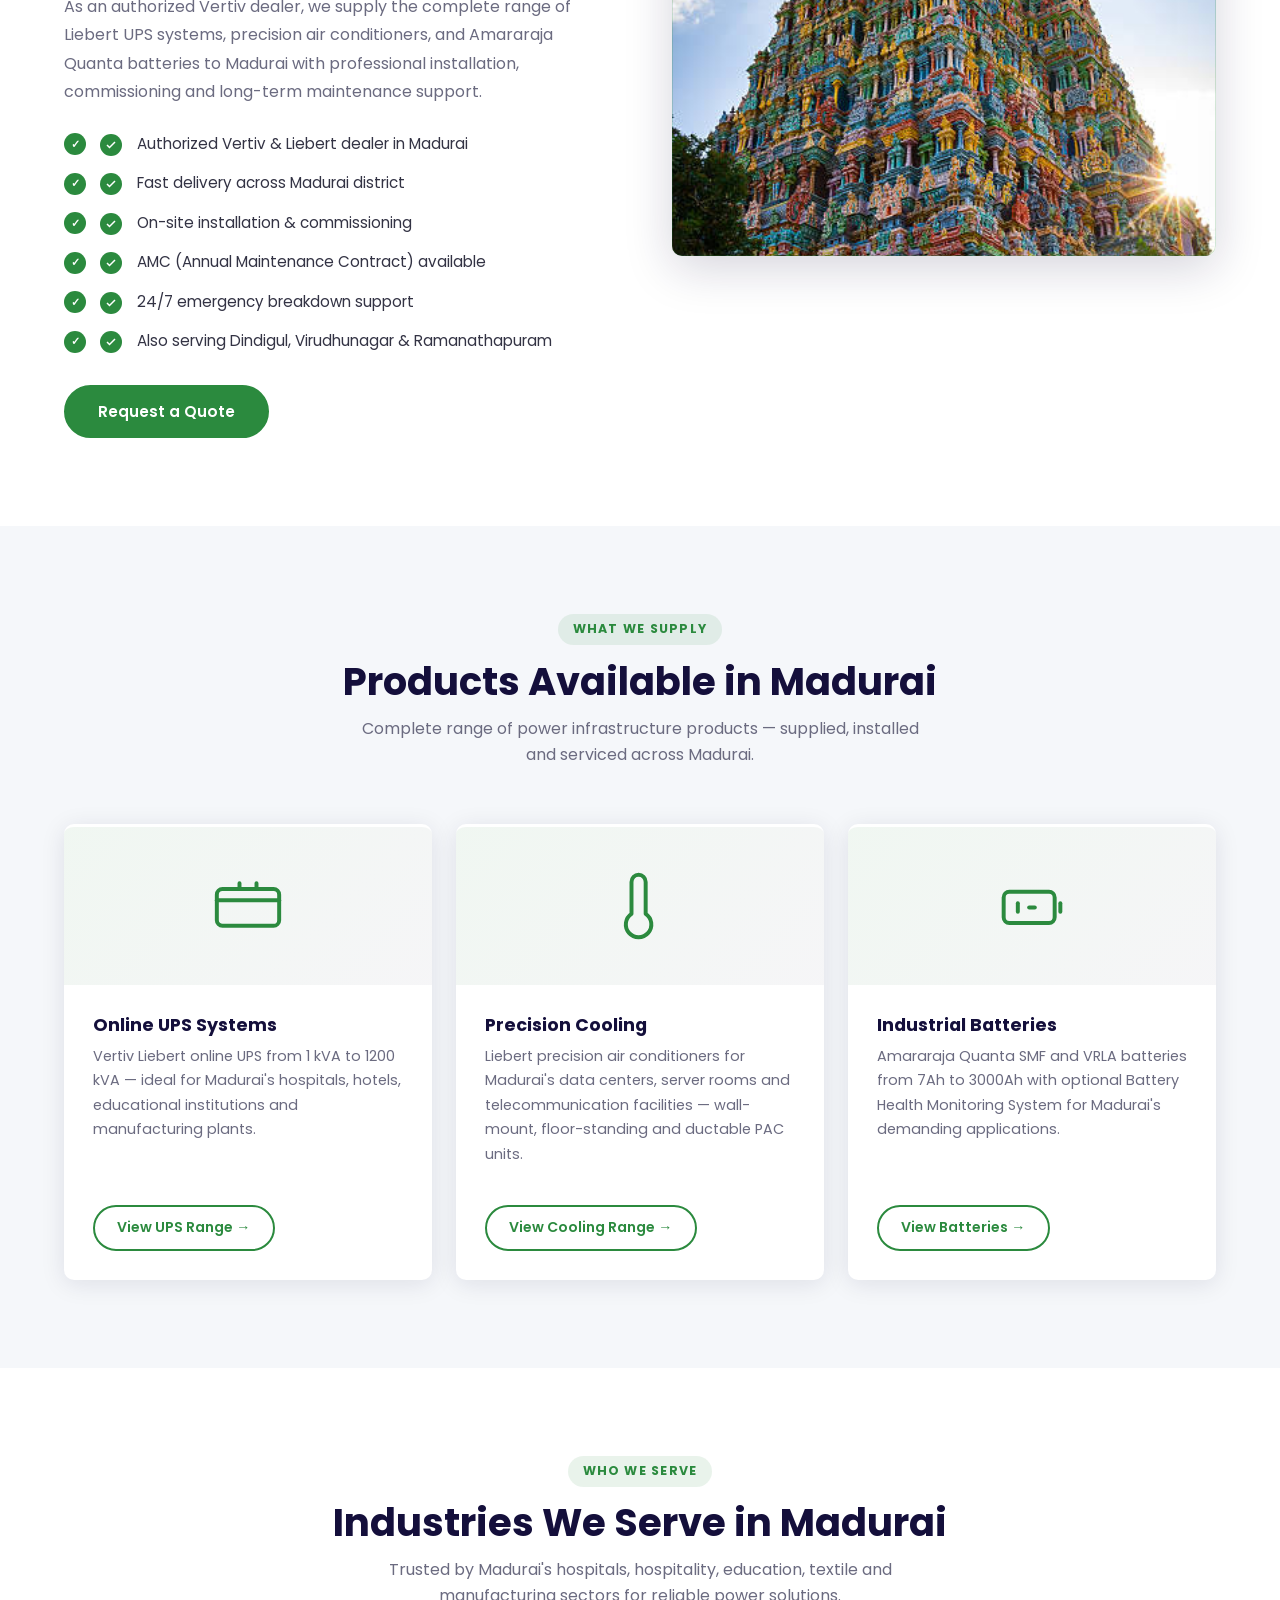
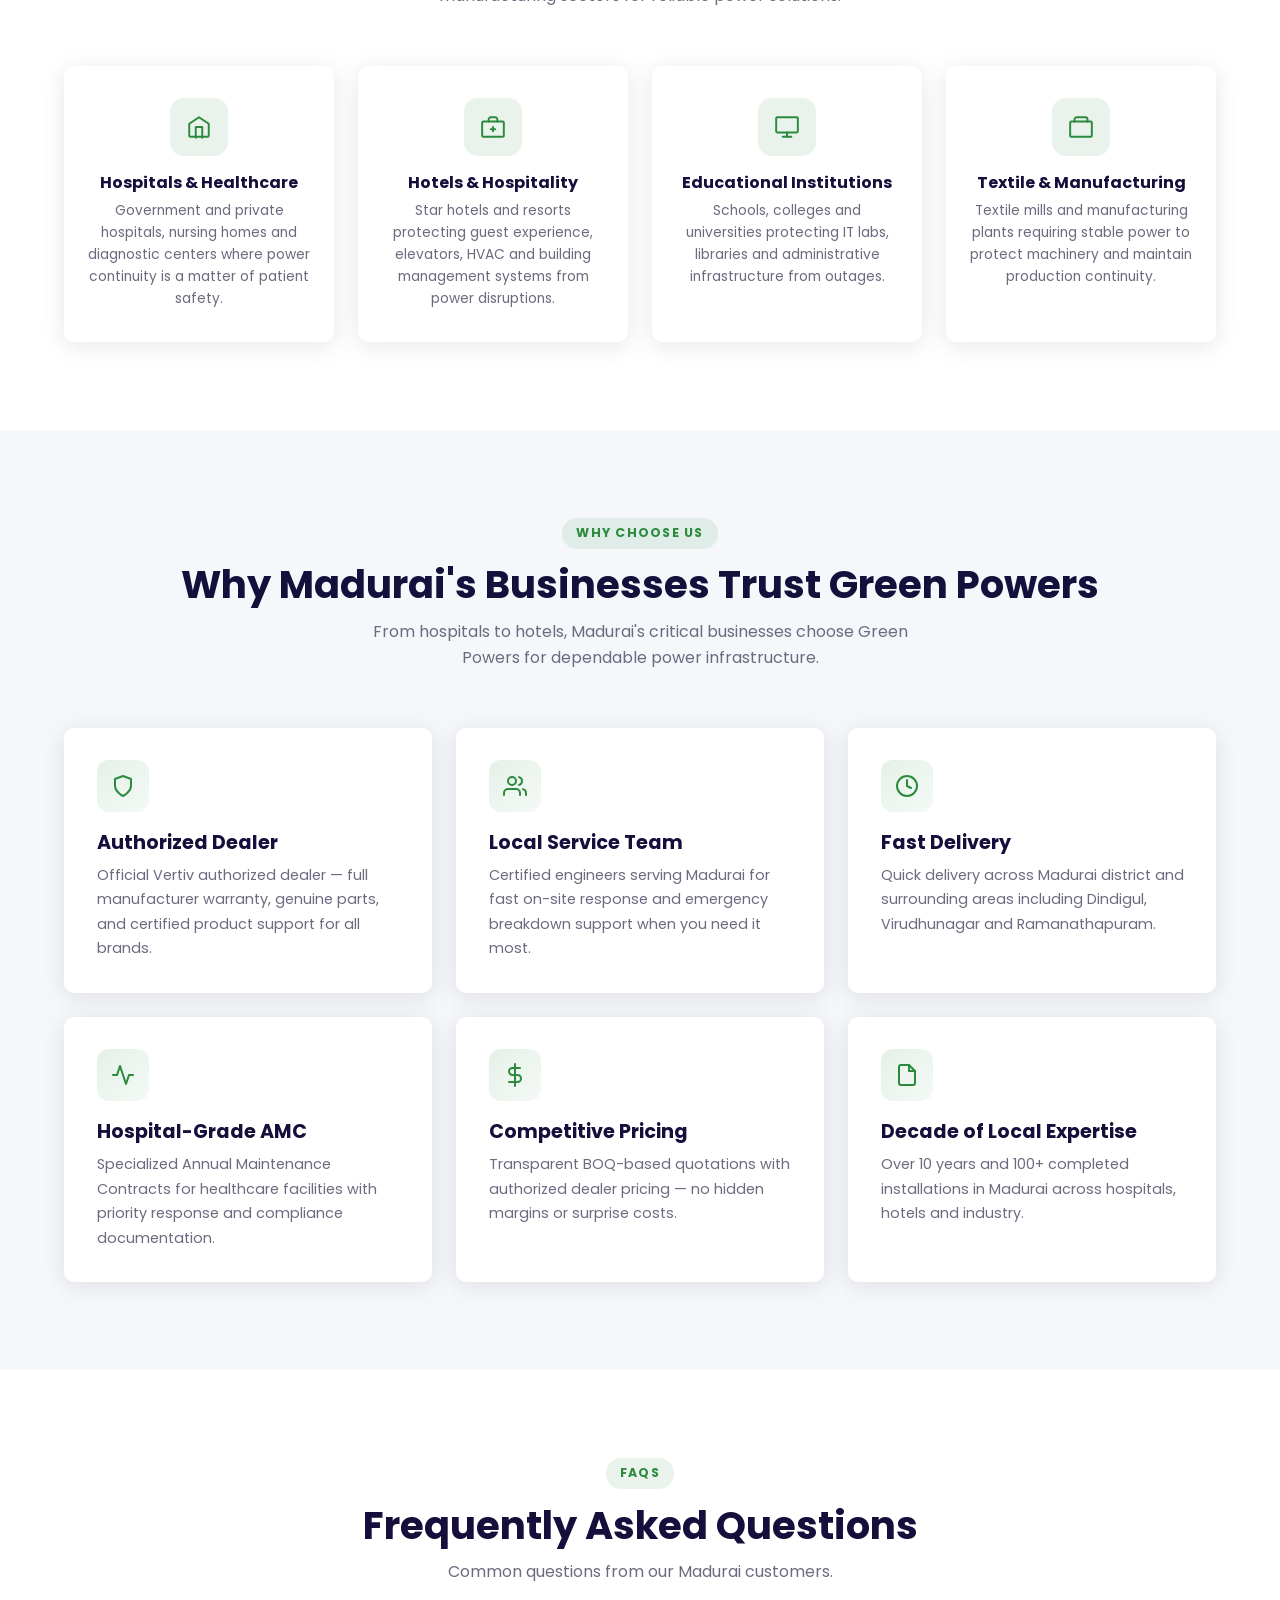
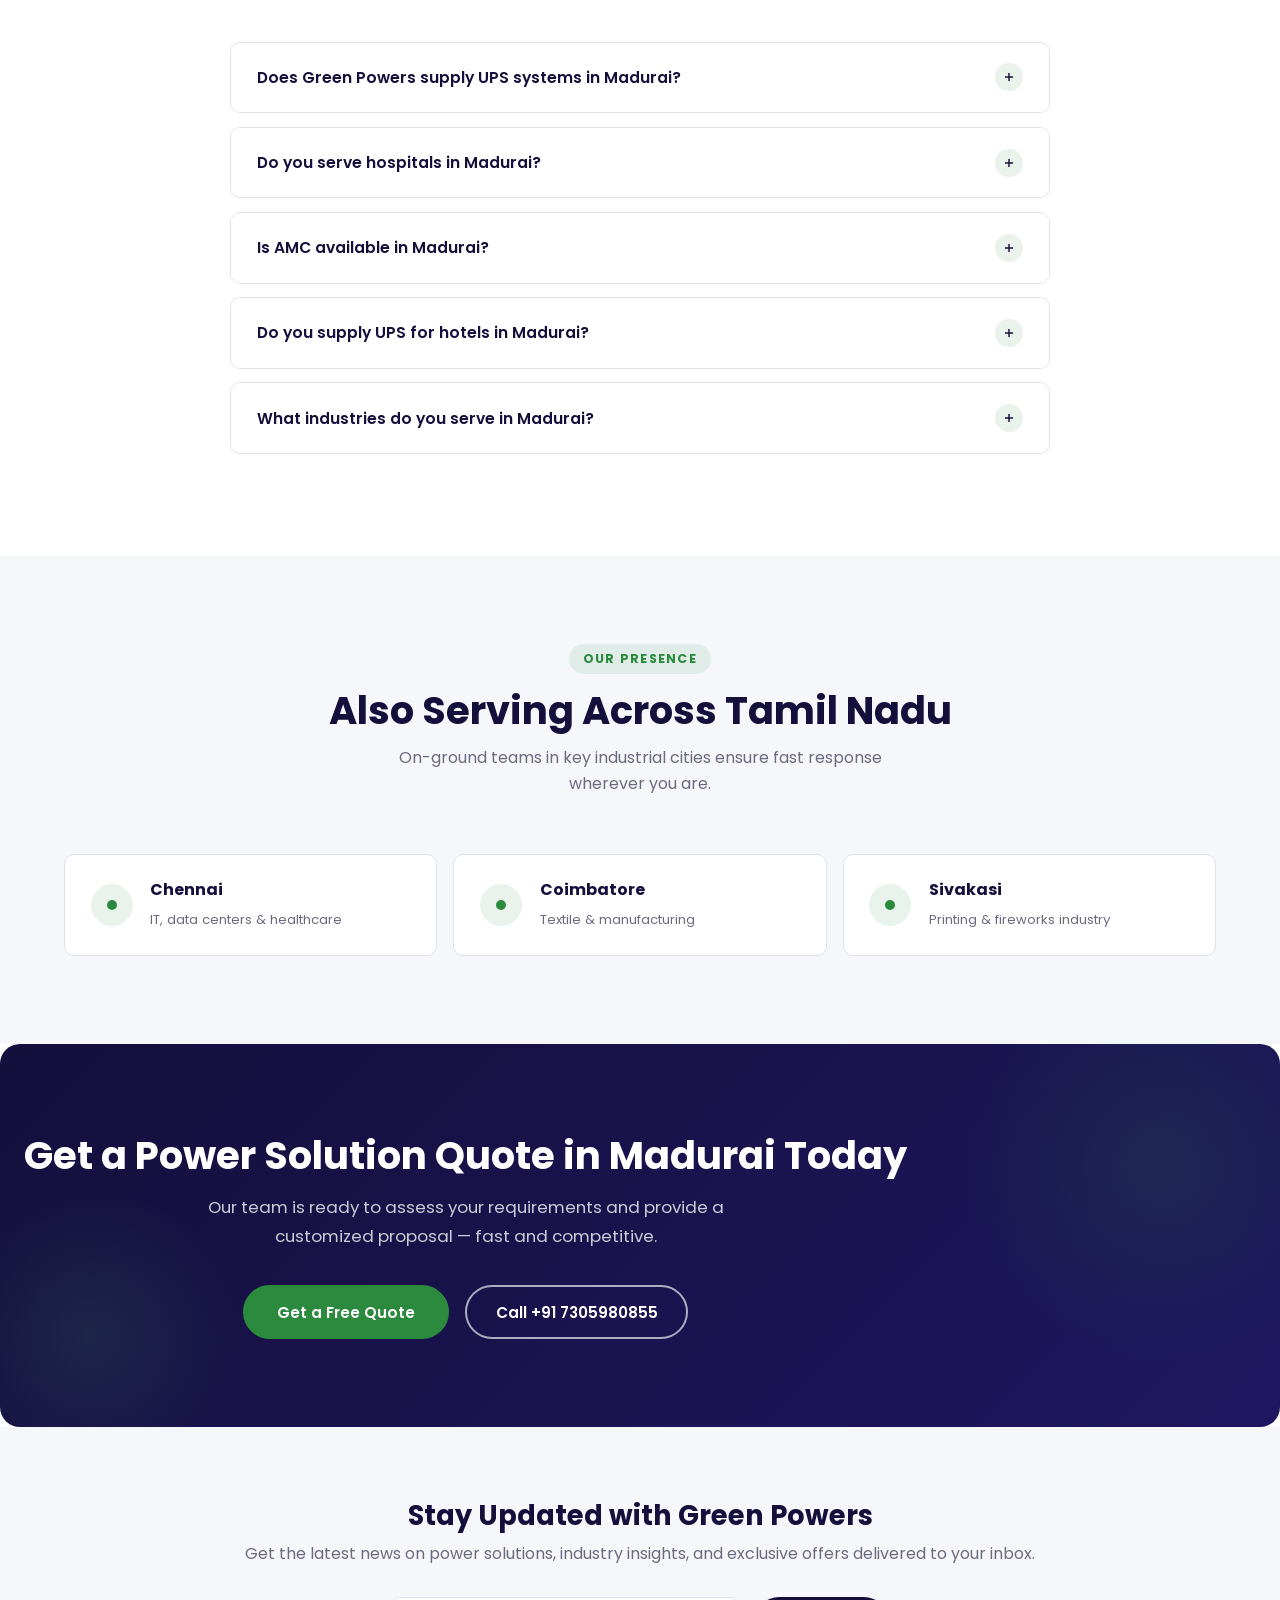
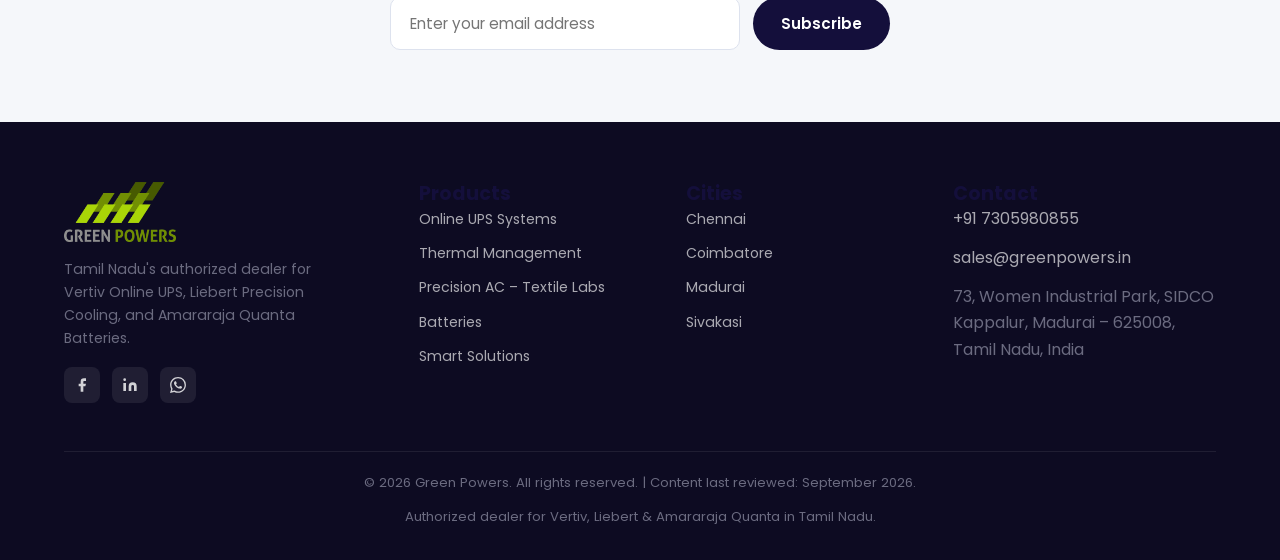
<file: online-ups-systems-in-madurai.html>
﻿<!DOCTYPE html>
<html lang="en">
<head>
  <meta charset="UTF-8">
  <meta name="viewport" content="width=device-width, initial-scale=1.0">
  <title>Online UPS Systems in Madurai | Green Powers</title>
  <meta name="description" content="Green Powers is Madurai's trusted supplier of Vertiv Online UPS, Liebert Precision AC &amp; Amararaja Quanta batteries. Call +91 7305980855.">
  <link rel="canonical" href="https://www.greenpowers.tech/online-ups-systems-in-madurai">
  <link rel="icon" href="/Green_Power_Transp.png">
  <meta name="google-site-verification" content="S1jk_8TOt4TBKHKMu5BuYWSDKe9ppvMVQrNyrAllNzE">
  <meta property="og:title" content="Online UPS Systems in Madurai | Green Powers">
  <meta property="og:description" content="Vertiv authorized dealer in Madurai. Supply, installation and AMC for UPS, precision AC and batteries. Call +91 7305980855.">
  <meta property="og:url" content="https://www.greenpowers.tech/online-ups-systems-in-madurai">
  <meta property="og:image" content="https://www.greenpowers.tech/images/meenakshi-hindu-temple-in-madurai-tamil-nadu-south-india.jpg">
  <meta property="og:site_name" content="Green Powers">
  <!-- Twitter Card -->
  <meta name="twitter:card" content="summary_large_image">
  <meta name="twitter:title" content="Online UPS Systems in Madurai | Green Powers">
  <meta name="twitter:description" content="Vertiv authorized dealer in Madurai. Supply, installation and AMC for UPS, precision AC and batteries. Call +91 7305980855.">
  <meta name="twitter:image" content="https://www.greenpowers.tech/images/meenakshi-hindu-temple-in-madurai-tamil-nadu-south-india.jpg">
  <meta property="og:type" content="website">
  <script type="application/ld+json">{"@context":"https://schema.org","@type":"LocalBusiness","@id":"https://www.greenpowers.tech/#organization","name":"Green Powers","url":"https://www.greenpowers.tech","telephone":"+917305980855","email":"sales@greenpowers.in","description":"Authorized Vertiv dealer supplying online UPS, Liebert precision AC and Amararaja Quanta batteries in Madurai.","areaServed":[{"@type":"City","name":"Madurai"},{"@type":"AdministrativeArea","name":"Tamil Nadu"}],"address":{"@type":"PostalAddress","streetAddress":"73, Women Industrial Park, SIDCO Kappalur","addressLocality":"Madurai","postalCode":"625008","addressRegion":"Tamil Nadu","addressCountry":"IN"},"openingHours":"Mo-Sa 09:00-18:00","sameAs":["https://www.facebook.com/greenpowers.tech","https://www.linkedin.com/company/greenpowers","https://wa.me/917305980855"]}
  </script>
  <script type="application/ld+json">
  {
    "@context": "https://schema.org",
    "@type": "BreadcrumbList",
    "itemListElement": [
      {"@type": "ListItem", "position": 1, "name": "Home", "item": "https://www.greenpowers.tech/"},
      {"@type": "ListItem", "position": 2, "name": "Products", "item": "https://www.greenpowers.tech/products"},
      {"@type": "ListItem", "position": 3, "name": "Madurai", "item": "https://www.greenpowers.tech/online-ups-systems-in-madurai"}
    ]
  }
  </script>
  <script type="application/ld+json">{"@context":"https://schema.org","@type":"FAQPage","mainEntity":[{"@type":"Question","name":"Does Green Powers supply UPS systems in Madurai?","acceptedAnswer":{"@type":"Answer","text":"Yes. Green Powers is an authorized Vertiv dealer supplying Liebert UPS systems from 1 kVA to 1200 kVA across Madurai and surrounding districts."}},{"@type":"Question","name":"Do you serve hospitals in Madurai?","acceptedAnswer":{"@type":"Answer","text":"Yes. We supply and service UPS systems for hospitals, nursing homes and diagnostic centers in Madurai with specialized AMC including priority response."}},{"@type":"Question","name":"Is AMC available in Madurai?","acceptedAnswer":{"@type":"Answer","text":"Yes. Annual Maintenance Contracts are available for all UPS brands in Madurai with scheduled preventive maintenance and 24/7 emergency support."}},{"@type":"Question","name":"Do you supply UPS for hotels in Madurai?","acceptedAnswer":{"@type":"Answer","text":"Yes. We supply UPS systems and precision cooling for star hotels and resorts in Madurai protecting EPABX, CCTV, lifts and building management systems."}},{"@type":"Question","name":"What industries do you serve in Madurai?","acceptedAnswer":{"@type":"Answer","text":"We serve hospitals, hotels, educational institutions, textile mills, manufacturing plants, banks and retail complexes across Madurai and surrounding districts."}}]}</script>
  <script>(function(w,d,s,l,i){w[l]=w[l]||[];w[l].push({'gtm.start':new Date().getTime(),event:'gtm.js'});var f=d.getElementsByTagName(s)[0],j=d.createElement(s),dl=l!='dataLayer'?'&l='+l:'';j.async=true;j.src='https://www.googletagmanager.com/gtm.js?id='+i+dl;f.parentNode.insertBefore(j,f);})(window,document,'script','dataLayer','GTM-KDLJ2Q44');</script>
<!-- Google tag (gtag.js) -->
  <script async src="https://www.googletagmanager.com/gtag/js?id=G-RKJHMMQ7TC"></script>
  <script>
    window.dataLayer = window.dataLayer || [];
    function gtag(){dataLayer.push(arguments);}
    gtag('js', new Date());
    gtag('config', 'G-RKJHMMQ7TC');
  </script>
  <link rel="stylesheet" href="/style.css">
  <style>
    .page-hero {
      position: relative;
      min-height: 85vh;
      display: flex;
      align-items: center;
      background: url('/images/meenakshi-hindu-temple-in-madurai-tamil-nadu-south-india.jpg') center center / cover no-repeat;
    }
    .page-hero::before {
      content: '';
      position: absolute;
      inset: 0;
      background: linear-gradient(120deg, rgba(13,11,34,.93) 55%, rgba(20,15,59,.70));
    }
    .page-hero::after { content:''; position:absolute; bottom:0; left:0; right:0; height:120px; background:linear-gradient(to bottom,transparent,rgba(13,11,34,.15)); pointer-events:none; }
    .page-hero .hero-inner { position:relative; z-index:1; padding:6rem 0 4rem; }
    .breadcrumb { display:flex; align-items:center; gap:.5rem; font-size:.82rem; color:rgba(255,255,255,.55); margin-bottom:1.4rem; }
    .breadcrumb a { color:rgba(255,255,255,.55); transition:color var(--transition); }
    .breadcrumb a:hover { color:var(--white); }
    .breadcrumb span { color:rgba(255,255,255,.3); }
    .breadcrumb .current { color:#5edd7a; font-weight:500; }
    .hero-badge { display:inline-flex; align-items:center; gap:.5rem; background:rgba(43,138,62,.18); border:1px solid rgba(43,138,62,.5); color:#5edd7a; font-size:.78rem; font-weight:700; letter-spacing:.1em; text-transform:uppercase; padding:.38rem 1.1rem; border-radius:20px; margin-bottom:1.4rem; }
    .hero-badge-dot { width:7px; height:7px; background:#5edd7a; border-radius:50%; animation:pulse 2s infinite; }
    @keyframes pulse { 0%,100%{opacity:1;transform:scale(1);}50%{opacity:.5;transform:scale(1.4);} }
    .page-hero h1 { color:var(--white); font-size:clamp(2.1rem,5vw,3.4rem); line-height:1.18; margin-bottom:1.1rem; max-width:720px; }
    .page-hero h1 span { color:#5edd7a; }
    .page-hero .hero-sub { color:rgba(255,255,255,.78); font-size:1.08rem; max-width:580px; line-height:1.72; margin-bottom:2.2rem; }
    .hero-cta { display:flex; gap:1rem; flex-wrap:wrap; margin-bottom:2.8rem; }
    .btn-outline-white { display:inline-flex; align-items:center; gap:.5rem; padding:.78rem 1.8rem; border:2px solid rgba(255,255,255,.65); border-radius:50px; color:var(--white); font-weight:600; font-size:.95rem; transition:background var(--transition),border-color var(--transition); }
    .btn-outline-white:hover { background:rgba(255,255,255,.12); border-color:var(--white); }
    .hero-trust { display:flex; gap:1.4rem; flex-wrap:wrap; }
    .trust-badge { display:flex; align-items:center; gap:.55rem; background:rgba(255,255,255,.08); border:1px solid rgba(255,255,255,.15); backdrop-filter:blur(8px); -webkit-backdrop-filter:blur(8px); border-radius:8px; padding:.55rem 1.1rem; color:rgba(255,255,255,.85); font-size:.82rem; font-weight:500; }
    .trust-badge svg { width:15px; height:15px; flex-shrink:0; }
    .trust-badge-icon { color:#5edd7a; }
    .stats-strip { background:var(--primary); padding:3rem 0; }
    .stats-grid { display:grid; grid-template-columns:repeat(4,1fr); gap:1rem; text-align:center; }
    .stat-item { padding:1rem .5rem; }
    .stat-number { font-size:2.6rem; font-weight:800; color:#5edd7a; line-height:1; margin-bottom:.3rem; }
    .stat-label { font-size:.78rem; color:rgba(255,255,255,.65); font-weight:500; letter-spacing:.08em; text-transform:uppercase; }
    .section-tag { display:inline-block; background:rgba(43,138,62,.1); color:var(--accent); font-size:.78rem; font-weight:700; letter-spacing:.1em; text-transform:uppercase; padding:.32rem .9rem; border-radius:20px; margin-bottom:.8rem; }
    .section { padding:5.5rem 0; }
    .section--light { background:var(--light); }
    .intro-grid { display:grid; grid-template-columns:1fr 1fr; gap:4rem; align-items:center; }
    .intro-img { border-radius:var(--radius); overflow:hidden; box-shadow:var(--shadow-lg); position:relative; }
    .intro-img::after { content:''; position:absolute; inset:0; border-radius:var(--radius); box-shadow:inset 0 0 0 1px rgba(43,138,62,.2); pointer-events:none; }
    .intro-img img { width:100%; height:480px; object-fit:cover; display:block; }
    .intro-text h2 { margin-bottom:1rem; }
    .intro-text>p { margin-bottom:1.5rem; line-height:1.78; color:var(--text-light); }
    .check-list { list-style:none; padding:0; margin:0 0 2rem; }
    .check-list li { display:flex; align-items:flex-start; gap:.9rem; margin-bottom:.9rem; font-size:.95rem; color:var(--text); }
    .check-icon { width:22px; height:22px; background:var(--accent); border-radius:50%; display:flex; align-items:center; justify-content:center; flex-shrink:0; margin-top:.18rem; }
    .check-icon svg { width:12px; height:12px; }
    .section-header { text-align:center; margin-bottom:3.5rem; }
    .section-header h2 { margin-bottom:.6rem; }
    .section-header p { max-width:560px; margin:0 auto; color:var(--text-light); }
    .products-grid { display:grid; grid-template-columns:repeat(3,1fr); gap:1.5rem; }
    .product-card { background:var(--white); border-radius:var(--radius); box-shadow:var(--shadow); overflow:hidden; transition:transform var(--transition),box-shadow var(--transition); display:flex; flex-direction:column; border-top:3px solid transparent; }
    .product-card:hover { transform:translateY(-7px); box-shadow:var(--shadow-lg); border-top-color:var(--accent); }
    .product-card-icon { display:flex; align-items:center; justify-content:center; background:linear-gradient(135deg,rgba(43,138,62,.07) 0%,rgba(20,15,59,.04) 100%); padding:2.8rem 2rem; }
    .product-card-icon svg { width:68px; height:68px; }
    .product-card-body { padding:1.8rem; flex:1; display:flex; flex-direction:column; }
    .product-card-body h3 { margin-bottom:.5rem; font-size:1.1rem; }
    .product-card-body p { font-size:.9rem; flex:1; margin-bottom:1.4rem; color:var(--text-light); line-height:1.7; }
    .btn-outline-green { display:inline-flex; align-items:center; gap:.4rem; padding:.6rem 1.4rem; border:2px solid var(--accent); border-radius:50px; color:var(--accent); font-weight:600; font-size:.88rem; transition:var(--transition); align-self:flex-start; }
    .btn-outline-green:hover { background:var(--accent); color:var(--white); }
    .industries-grid { display:grid; grid-template-columns:repeat(4,1fr); gap:1.5rem; }
    .industry-card { background:var(--white); border-radius:var(--radius); padding:2rem 1.5rem; box-shadow:var(--shadow); text-align:center; transition:transform var(--transition),box-shadow var(--transition); position:relative; overflow:hidden; }
    .industry-card::before { content:''; position:absolute; top:0; left:0; right:0; height:3px; background:linear-gradient(90deg,var(--accent),#5edd7a); transform:scaleX(0); transition:transform var(--transition); }
    .industry-card:hover { transform:translateY(-6px); box-shadow:var(--shadow-lg); }
    .industry-card:hover::before { transform:scaleX(1); }
    .industry-icon { width:58px; height:58px; background:rgba(43,138,62,.1); border-radius:14px; display:flex; align-items:center; justify-content:center; margin:0 auto 1.1rem; transition:background var(--transition); }
    .industry-card:hover .industry-icon { background:rgba(43,138,62,.18); }
    .industry-icon svg { width:26px; height:26px; }
    .industry-card h4 { margin-bottom:.4rem; font-size:1rem; }
    .industry-card p { font-size:.86rem; margin:0; color:var(--text-light); line-height:1.6; }
    .why-grid { display:grid; grid-template-columns:repeat(3,1fr); gap:1.5rem; }
    .why-card { background:var(--white); border-radius:var(--radius); padding:2rem 1.8rem; box-shadow:var(--shadow); border-left:4px solid transparent; transition:transform var(--transition),box-shadow var(--transition),border-left-color var(--transition); }
    .why-card:hover { transform:translateY(-5px); box-shadow:var(--shadow-lg); border-left-color:var(--accent); }
    .why-icon { width:52px; height:52px; background:linear-gradient(135deg,rgba(43,138,62,.12),rgba(43,138,62,.05)); border-radius:12px; display:flex; align-items:center; justify-content:center; margin-bottom:1.2rem; }
    .why-icon svg { width:24px; height:24px; }
    .why-card h4 { margin-bottom:.5rem; }
    .why-card p { font-size:.9rem; margin:0; color:var(--text-light); line-height:1.7; }
    .faq-list { max-width:820px; margin:0 auto; }
    .faq-item { border:1px solid var(--border); border-radius:var(--radius); margin-bottom:.85rem; overflow:hidden; transition:border-color var(--transition),box-shadow var(--transition); }
    .faq-item:hover { border-color:rgba(43,138,62,.3); box-shadow:0 4px 16px rgba(43,138,62,.08); }
    .faq-item.open { border-color:rgba(43,138,62,.4); box-shadow:0 4px 20px rgba(43,138,62,.1); }
    .faq-question { width:100%; text-align:left; background:var(--white); border:none; cursor:pointer; padding:1.3rem 1.6rem; display:flex; align-items:center; justify-content:space-between; font-family:inherit; font-size:.97rem; font-weight:600; color:var(--primary); transition:background var(--transition); gap:1rem; }
    .faq-question:hover { background:rgba(43,138,62,.03); }
    .faq-item.open .faq-question { color:var(--accent); background:rgba(43,138,62,.04); }
    .faq-icon { flex-shrink:0; width:28px; height:28px; background:rgba(43,138,62,.1); border-radius:50%; display:flex; align-items:center; justify-content:center; transition:transform var(--transition),background var(--transition); }
    .faq-item.open .faq-icon { transform:rotate(45deg); background:var(--accent); color:white; }
    .faq-answer { max-height:0; overflow:hidden; transition:max-height .4s ease,padding .4s ease; background:var(--white); }
    .faq-item.open .faq-answer { max-height:300px; }
    .faq-answer p { padding:0 1.6rem 1.4rem; font-size:.93rem; margin:0; color:var(--text-light); line-height:1.75; }
    .cities-strip { display:grid; grid-template-columns:repeat(3,1fr); gap:1rem; }
    .city-link { background:var(--white); border:1px solid var(--border); border-radius:var(--radius); padding:1.4rem 1.6rem; display:flex; align-items:center; gap:1.1rem; transition:transform var(--transition),box-shadow var(--transition),border-color var(--transition); color:inherit; }
    .city-link:hover { transform:translateY(-3px); box-shadow:var(--shadow); border-color:var(--accent); }
    .city-dot { width:42px; height:42px; background:rgba(43,138,62,.1); border-radius:50%; display:flex; align-items:center; justify-content:center; flex-shrink:0; }
    .city-dot::after { content:''; display:block; width:10px; height:10px; background:var(--accent); border-radius:50%; }
    .city-link-text strong { display:block; font-size:1rem; color:var(--primary); margin-bottom:.2rem; }
    .city-link-text span { font-size:.82rem; color:var(--text-light); }
    .cta-banner { background:linear-gradient(135deg,var(--primary) 0%,#1e1760 100%); padding:5.5rem 0; text-align:center; position:relative; overflow:hidden; }
    .cta-banner::before { content:''; position:absolute; top:-80px; right:-80px; width:400px; height:400px; background:radial-gradient(circle,rgba(43,138,62,.15) 0%,transparent 70%); pointer-events:none; }
    .cta-banner::after { content:''; position:absolute; bottom:-60px; left:-60px; width:300px; height:300px; background:radial-gradient(circle,rgba(94,221,122,.1) 0%,transparent 70%); pointer-events:none; }
    .cta-banner .cta-inner { position:relative; z-index:1; }
    .cta-banner h2 { color:var(--white); margin-bottom:.8rem; }
    .cta-banner p { color:rgba(255,255,255,.78); margin-bottom:2.2rem; font-size:1.05rem; max-width:540px; margin-left:auto; margin-right:auto; line-height:1.7; }
    .cta-btns { display:flex; gap:1rem; justify-content:center; flex-wrap:wrap; }
    .newsletter-section { background:var(--light); padding:4.5rem 0; text-align:center; }
    .newsletter-section h3 { margin-bottom:.5rem; }
    .newsletter-section p { margin-bottom:1.8rem; color:var(--text-light); }
    .newsletter-form { display:flex; gap:.8rem; max-width:500px; margin:0 auto; flex-wrap:wrap; justify-content:center; }
    .newsletter-form input[type="email"] { flex:1; min-width:230px; padding:.88rem 1.2rem; border:1px solid var(--border); border-radius:var(--radius); font-size:.95rem; font-family:inherit; outline:none; background:var(--white); color:var(--text); transition:border-color var(--transition); }
    .newsletter-form input[type="email"]:focus { border-color:var(--accent); box-shadow:0 0 0 3px rgba(43,138,62,.1); }
    @media(max-width:1024px){ .industries-grid { grid-template-columns:repeat(2,1fr); } }
    @media(max-width:900px){ .intro-grid { grid-template-columns:1fr; gap:2.5rem; } .intro-img img { height:340px; } .stats-grid { grid-template-columns:repeat(2,1fr); } .products-grid { grid-template-columns:1fr 1fr; } .why-grid { grid-template-columns:1fr 1fr; } }
    @media(max-width:768px){ .cities-strip { grid-template-columns:1fr 1fr; } .hero-trust { gap:.8rem; } }
    @media(max-width:600px){ .page-hero { min-height:75vh; } .products-grid { grid-template-columns:1fr; } .industries-grid { grid-template-columns:1fr 1fr; } .why-grid { grid-template-columns:1fr; } .cities-strip { grid-template-columns:1fr; } .hero-trust { display:none; } }
  </style>
</head>
<body>
<noscript><iframe src="https://www.googletagmanager.com/ns.html?id=GTM-KDLJ2Q44" height="0" width="0" style="display:none;visibility:hidden"></iframe></noscript>

<header class="site-header scrolled" id="siteHeader">
  <nav class="nav-inner">
    <a class="nav-logo" href="/"><img src="/Green_Power_Transp.png" alt="Green Powers Logo"></a>
    <ul class="nav-menu" id="navMenu">
      <li><a href="/">Home</a></li>
      <li><a href="/about-us">About Us</a></li>
      <li class="nav-dropdown" id="productsDropdown">
        <a href="/products">Products</a>
        <ul class="dropdown-menu">
          <li><a href="/thermal">Thermal Management</a></li>
          <li><a href="/precision-ac-textile-lab">Precision AC &ndash; Textile Labs</a></li>
          <li><a href="/small-and-large-ups">Small &amp; Large UPS</a></li>
          <li><a href="/smart-solutions">Smart Solutions</a></li>
          <li><a href="/batteries">Batteries</a></li>
        </ul>
      </li>
      <li><a href="/contact">Contact</a></li>
      <li class="nav-cta"><a href="/contact" class="btn btn-primary">Get a Quote</a></li>
    </ul>
    <div class="burger" id="burger"><span></span><span></span><span></span></div>
  </nav>
  <div class="nav-overlay" id="navOverlay"></div>
</header>

<!-- Page Hero -->
<section class="page-hero">
  <div class="container">
    <div class="hero-inner">
      <nav class="breadcrumb" aria-label="Breadcrumb">
        <a href="/">Home</a><span>&rsaquo;</span><a href="/products">Products</a><span>&rsaquo;</span><span class="current">Madurai</span>
      </nav>
      <div class="hero-badge">
        <span class="hero-badge-dot"></span>
        Vertiv Authorized Dealer &mdash; Madurai
      </div>
      <h1>Online UPS Systems<br>in <span>Madurai</span></h1>
      <p class="hero-sub">Supplying and servicing Vertiv Liebert UPS, precision cooling and Amararaja Quanta batteries across Madurai for over a decade — trusted by 100+ hospitals, hotels and industries.</p>
      <div class="hero-cta">
        <a href="/contact" class="btn btn-primary">Get a Free Quote</a>
        <a href="tel:+917305980855" class="btn-outline-white">
          <svg viewBox="0 0 24 24" fill="none" stroke="currentColor" stroke-width="2" width="16" height="16"><path d="M22 16.92v3a2 2 0 01-2.18 2 19.79 19.79 0 01-8.63-3.07A19.5 19.5 0 013.07 8.81 19.79 19.79 0 01.1 2.18 2 2 0 012.11 0h3a2 2 0 012 1.72c.127.96.361 1.903.7 2.81a2 2 0 01-.45 2.11L6.91 7.09A16 16 0 0016.09 16.27l.46-.46a2 2 0 012.11-.45c.907.339 1.85.573 2.81.7A2 2 0 0122 16.92z"/></svg>
          Call +91 7305980855
        </a>
      </div>
      <div class="hero-trust">
        <div class="trust-badge"><svg class="trust-badge-icon" viewBox="0 0 24 24" fill="none" stroke="currentColor" stroke-width="2"><path d="M12 22s8-4 8-10V5l-8-3-8 3v7c0 6 8 10 8 10z"/></svg>Authorized Dealer</div>
        <div class="trust-badge"><svg class="trust-badge-icon" viewBox="0 0 24 24" fill="none" stroke="currentColor" stroke-width="2"><path d="M3 9l9-6 9 6v11a1 1 0 01-1 1H4a1 1 0 01-1-1V9z"/><polyline points="9,22 9,12 15,12 15,22"/></svg>Hospital Specialists</div>
        <div class="trust-badge"><svg class="trust-badge-icon" viewBox="0 0 24 24" fill="none" stroke="currentColor" stroke-width="2"><circle cx="12" cy="12" r="10"/><polyline points="12 6 12 12 16 14"/></svg>Priority SLA</div>
        <div class="trust-badge"><svg class="trust-badge-icon" viewBox="0 0 24 24" fill="none" stroke="currentColor" stroke-width="2"><polyline points="22 12 18 12 15 21 9 3 6 12 2 12"/></svg>24/7 Emergency</div>
      </div>
    </div>
  </div>
</section>

<!-- Stats Strip -->
<section class="stats-strip">
  <div class="container">
    <div class="stats-grid">
      <div class="stat-item"><div class="stat-number" data-count="10" data-suffix="+">10+</div><div class="stat-label">Years in Madurai</div></div>
      <div class="stat-item"><div class="stat-number" data-count="100" data-suffix="+">100+</div><div class="stat-label">Madurai Clients</div></div>
      <div class="stat-item"><div class="stat-number" data-count="1200" data-suffix="">1200</div><div class="stat-label">kVA Max Capacity</div></div>
      <div class="stat-item"><div class="stat-number">24/7</div><div class="stat-label">Emergency Support</div></div>
    </div>
  </div>
</section>

<!-- City Intro -->
<section class="section">
  <div class="container">
    <div class="intro-grid">
      <div class="intro-text">
        <span class="section-tag">Serving Madurai for Over a Decade</span>
        <h2>Your Trusted Power Infrastructure Partner in Madurai</h2>
        <p>Madurai — the cultural heart of Tamil Nadu and a thriving commercial hub — is home to major hospitals, star hotels, educational institutions, textile mills and a fast-growing manufacturing sector. Green Powers has been providing reliable power infrastructure to Madurai's businesses for over a decade, ensuring critical operations never stop.</p>
        <p>As an authorized Vertiv dealer, we supply the complete range of Liebert UPS systems, precision air conditioners, and Amararaja Quanta batteries to Madurai with professional installation, commissioning and long-term maintenance support.</p>
        <ul class="check-list">
          <li><span class="check-icon"><svg viewBox="0 0 24 24" fill="none" stroke="white" stroke-width="3"><polyline points="20 6 9 17 4 12"/></svg></span><span>Authorized Vertiv &amp; Liebert dealer in Madurai</span></li>
          <li><span class="check-icon"><svg viewBox="0 0 24 24" fill="none" stroke="white" stroke-width="3"><polyline points="20 6 9 17 4 12"/></svg></span><span>Fast delivery across Madurai district</span></li>
          <li><span class="check-icon"><svg viewBox="0 0 24 24" fill="none" stroke="white" stroke-width="3"><polyline points="20 6 9 17 4 12"/></svg></span><span>On-site installation &amp; commissioning</span></li>
          <li><span class="check-icon"><svg viewBox="0 0 24 24" fill="none" stroke="white" stroke-width="3"><polyline points="20 6 9 17 4 12"/></svg></span><span>AMC (Annual Maintenance Contract) available</span></li>
          <li><span class="check-icon"><svg viewBox="0 0 24 24" fill="none" stroke="white" stroke-width="3"><polyline points="20 6 9 17 4 12"/></svg></span><span>24/7 emergency breakdown support</span></li>
          <li><span class="check-icon"><svg viewBox="0 0 24 24" fill="none" stroke="white" stroke-width="3"><polyline points="20 6 9 17 4 12"/></svg></span><span>Also serving Dindigul, Virudhunagar &amp; Ramanathapuram</span></li>
        </ul>
        <a href="/contact" class="btn btn-primary">Request a Quote</a>
      </div>
      <div class="intro-img">
        <img src="/images/meenakshi-hindu-temple-in-madurai-tamil-nadu-south-india-1.jpg" alt="Green Powers supplies reliable power solutions across Madurai" loading="lazy">
      </div>
    </div>
  </div>
</section>

<!-- Products -->
<section class="section section--light">
  <div class="container">
    <div class="section-header">
      <span class="section-tag">What We Supply</span>
      <h2>Products Available in Madurai</h2>
      <p>Complete range of power infrastructure products — supplied, installed and serviced across Madurai.</p>
    </div>
    <div class="products-grid">
      <div class="product-card">
        <div class="product-card-icon"><svg viewBox="0 0 24 24" fill="none" stroke="var(--accent)" stroke-width="1.4" stroke-linecap="round" stroke-linejoin="round"><rect x="1" y="6" width="22" height="13" rx="2"/><line x1="1" y1="10" x2="23" y2="10"/><path d="M9 6V4M15 6V4"/></svg></div>
        <div class="product-card-body">
          <h3>Online UPS Systems</h3>
          <p>Vertiv Liebert online UPS from 1 kVA to 1200 kVA — ideal for Madurai's hospitals, hotels, educational institutions and manufacturing plants.</p>
          <a href="/small-and-large-ups" class="btn-outline-green">View UPS Range →</a>
        </div>
      </div>
      <div class="product-card">
        <div class="product-card-icon"><svg viewBox="0 0 24 24" fill="none" stroke="var(--accent)" stroke-width="1.4" stroke-linecap="round" stroke-linejoin="round"><path d="M14 14.76V3.5a2.5 2.5 0 00-5 0v11.26a4.5 4.5 0 105 0z"/></svg></div>
        <div class="product-card-body">
          <h3>Precision Cooling</h3>
          <p>Liebert precision air conditioners for Madurai's data centers, server rooms and telecommunication facilities — wall-mount, floor-standing and ductable PAC units.</p>
          <a href="/thermal" class="btn-outline-green">View Cooling Range →</a>
        </div>
      </div>
      <div class="product-card">
        <div class="product-card-icon"><svg viewBox="0 0 24 24" fill="none" stroke="var(--accent)" stroke-width="1.4" stroke-linecap="round" stroke-linejoin="round"><rect x="2" y="7" width="18" height="11" rx="2"/><path d="M22 11v3"/><line x1="7" y1="11" x2="7" y2="14"/><line x1="11" y1="12.5" x2="13" y2="12.5"/></svg></div>
        <div class="product-card-body">
          <h3>Industrial Batteries</h3>
          <p>Amararaja Quanta SMF and VRLA batteries from 7Ah to 3000Ah with optional Battery Health Monitoring System for Madurai's demanding applications.</p>
          <a href="/batteries" class="btn-outline-green">View Batteries →</a>
        </div>
      </div>
    </div>
  </div>
</section>

<!-- Industries -->
<section class="section">
  <div class="container">
    <div class="section-header">
      <span class="section-tag">Who We Serve</span>
      <h2>Industries We Serve in Madurai</h2>
      <p>Trusted by Madurai's hospitals, hospitality, education, textile and manufacturing sectors for reliable power solutions.</p>
    </div>
    <div class="industries-grid">
      <div class="industry-card">
        <div class="industry-icon"><svg viewBox="0 0 24 24" fill="none" stroke="var(--accent)" stroke-width="1.8" stroke-linecap="round" stroke-linejoin="round"><path d="M3 9l9-6 9 6v11a1 1 0 01-1 1H4a1 1 0 01-1-1V9z"/><polyline points="9,22 9,12 15,12 15,22"/></svg></div>
        <h4>Hospitals &amp; Healthcare</h4>
        <p>Government and private hospitals, nursing homes and diagnostic centers where power continuity is a matter of patient safety.</p>
      </div>
      <div class="industry-card">
        <div class="industry-icon"><svg viewBox="0 0 24 24" fill="none" stroke="var(--accent)" stroke-width="1.8" stroke-linecap="round" stroke-linejoin="round"><rect x="2" y="7" width="20" height="14" rx="1"/><path d="M16 7V5a2 2 0 00-2-2h-4a2 2 0 00-2 2v2"/><path d="M12 12v4M10 14h4"/></svg></div>
        <h4>Hotels &amp; Hospitality</h4>
        <p>Star hotels and resorts protecting guest experience, elevators, HVAC and building management systems from power disruptions.</p>
      </div>
      <div class="industry-card">
        <div class="industry-icon"><svg viewBox="0 0 24 24" fill="none" stroke="var(--accent)" stroke-width="1.8" stroke-linecap="round" stroke-linejoin="round"><rect x="2" y="3" width="20" height="14" rx="1"/><line x1="8" y1="21" x2="16" y2="21"/><line x1="12" y1="17" x2="12" y2="21"/></svg></div>
        <h4>Educational Institutions</h4>
        <p>Schools, colleges and universities protecting IT labs, libraries and administrative infrastructure from outages.</p>
      </div>
      <div class="industry-card">
        <div class="industry-icon"><svg viewBox="0 0 24 24" fill="none" stroke="var(--accent)" stroke-width="1.8" stroke-linecap="round" stroke-linejoin="round"><rect x="2" y="7" width="20" height="14" rx="1"/><path d="M6 7V5a2 2 0 012-2h8a2 2 0 012 2v2"/></svg></div>
        <h4>Textile &amp; Manufacturing</h4>
        <p>Textile mills and manufacturing plants requiring stable power to protect machinery and maintain production continuity.</p>
      </div>
    </div>
  </div>
</section>

<!-- Why Choose -->
<section class="section section--light">
  <div class="container">
    <div class="section-header">
      <span class="section-tag">Why Choose Us</span>
      <h2>Why Madurai's Businesses Trust Green Powers</h2>
      <p>From hospitals to hotels, Madurai's critical businesses choose Green Powers for dependable power infrastructure.</p>
    </div>
    <div class="why-grid">
      <div class="why-card"><div class="why-icon"><svg viewBox="0 0 24 24" fill="none" stroke="var(--accent)" stroke-width="2" stroke-linecap="round" stroke-linejoin="round"><path d="M12 22s8-4 8-10V5l-8-3-8 3v7c0 6 8 10 8 10z"/></svg></div><h4>Authorized Dealer</h4><p>Official Vertiv authorized dealer — full manufacturer warranty, genuine parts, and certified product support for all brands.</p></div>
      <div class="why-card"><div class="why-icon"><svg viewBox="0 0 24 24" fill="none" stroke="var(--accent)" stroke-width="2" stroke-linecap="round" stroke-linejoin="round"><path d="M17 21v-2a4 4 0 00-4-4H5a4 4 0 00-4 4v2"/><circle cx="9" cy="7" r="4"/><path d="M23 21v-2a4 4 0 00-3-3.87"/><path d="M16 3.13a4 4 0 010 7.75"/></svg></div><h4>Local Service Team</h4><p>Certified engineers serving Madurai for fast on-site response and emergency breakdown support when you need it most.</p></div>
      <div class="why-card"><div class="why-icon"><svg viewBox="0 0 24 24" fill="none" stroke="var(--accent)" stroke-width="2" stroke-linecap="round" stroke-linejoin="round"><circle cx="12" cy="12" r="10"/><polyline points="12 6 12 12 16 14"/></svg></div><h4>Fast Delivery</h4><p>Quick delivery across Madurai district and surrounding areas including Dindigul, Virudhunagar and Ramanathapuram.</p></div>
      <div class="why-card"><div class="why-icon"><svg viewBox="0 0 24 24" fill="none" stroke="var(--accent)" stroke-width="2" stroke-linecap="round" stroke-linejoin="round"><polyline points="22 12 18 12 15 21 9 3 6 12 2 12"/></svg></div><h4>Hospital-Grade AMC</h4><p>Specialized Annual Maintenance Contracts for healthcare facilities with priority response and compliance documentation.</p></div>
      <div class="why-card"><div class="why-icon"><svg viewBox="0 0 24 24" fill="none" stroke="var(--accent)" stroke-width="2" stroke-linecap="round" stroke-linejoin="round"><line x1="12" y1="1" x2="12" y2="23"/><path d="M17 5H9.5a3.5 3.5 0 000 7h5a3.5 3.5 0 010 7H6"/></svg></div><h4>Competitive Pricing</h4><p>Transparent BOQ-based quotations with authorized dealer pricing — no hidden margins or surprise costs.</p></div>
      <div class="why-card"><div class="why-icon"><svg viewBox="0 0 24 24" fill="none" stroke="var(--accent)" stroke-width="2" stroke-linecap="round" stroke-linejoin="round"><path d="M14 2H6a2 2 0 00-2 2v16a2 2 0 002 2h12a2 2 0 002-2V8z"/><polyline points="14 2 14 8 20 8"/></svg></div><h4>Decade of Local Expertise</h4><p>Over 10 years and 100+ completed installations in Madurai across hospitals, hotels and industry.</p></div>
    </div>
  </div>
</section>

<!-- FAQ -->
<section class="section">
  <div class="container">
    <div class="section-header">
      <span class="section-tag">FAQs</span>
      <h2>Frequently Asked Questions</h2>
      <p>Common questions from our Madurai customers.</p>
    </div>
    <div class="faq-list">
      <div class="faq-item"><button class="faq-question">Does Green Powers supply UPS systems in Madurai?<span class="faq-icon"><svg viewBox="0 0 24 24" fill="none" stroke="currentColor" stroke-width="2.5" width="14" height="14"><line x1="12" y1="5" x2="12" y2="19"/><line x1="5" y1="12" x2="19" y2="12"/></svg></span></button><div class="faq-answer"><p>Yes. Green Powers is an authorized Vertiv dealer supplying Liebert UPS systems from 1 kVA to 1200 kVA across Madurai. We cover Madurai city and the wider district including Dindigul, Virudhunagar and Ramanathapuram.</p></div></div>
      <div class="faq-item"><button class="faq-question">Do you serve hospitals in Madurai?<span class="faq-icon"><svg viewBox="0 0 24 24" fill="none" stroke="currentColor" stroke-width="2.5" width="14" height="14"><line x1="12" y1="5" x2="12" y2="19"/><line x1="5" y1="12" x2="19" y2="12"/></svg></span></button><div class="faq-answer"><p>Yes. We have extensive experience supplying and servicing UPS systems for hospitals, nursing homes and diagnostic centers across Madurai. For healthcare facilities, we offer specialized AMC with priority response and compliance documentation.</p></div></div>
      <div class="faq-item"><button class="faq-question">Is AMC available in Madurai?<span class="faq-icon"><svg viewBox="0 0 24 24" fill="none" stroke="currentColor" stroke-width="2.5" width="14" height="14"><line x1="12" y1="5" x2="12" y2="19"/><line x1="5" y1="12" x2="19" y2="12"/></svg></span></button><div class="faq-answer"><p>Yes. Annual Maintenance Contracts are available for all UPS brands in Madurai. Our engineers provide scheduled preventive maintenance, battery health checks and 24/7 emergency breakdown support.</p></div></div>
      <div class="faq-item"><button class="faq-question">Do you supply UPS for hotels in Madurai?<span class="faq-icon"><svg viewBox="0 0 24 24" fill="none" stroke="currentColor" stroke-width="2.5" width="14" height="14"><line x1="12" y1="5" x2="12" y2="19"/><line x1="5" y1="12" x2="19" y2="12"/></svg></span></button><div class="faq-answer"><p>Yes. We supply UPS systems and precision cooling for star hotels and resorts in Madurai — protecting guest rooms, EPABX, CCTV, lifts and building management systems from power disruptions.</p></div></div>
      <div class="faq-item"><button class="faq-question">What industries do you serve in Madurai?<span class="faq-icon"><svg viewBox="0 0 24 24" fill="none" stroke="currentColor" stroke-width="2.5" width="14" height="14"><line x1="12" y1="5" x2="12" y2="19"/><line x1="5" y1="12" x2="19" y2="12"/></svg></span></button><div class="faq-answer"><p>We serve hospitals and healthcare, hotels and hospitality, educational institutions, textile mills, manufacturing plants, banks and retail complexes across Madurai and surrounding districts.</p></div></div>
    </div>
  </div>
</section>

<!-- Other Cities -->
<section class="section section--light">
  <div class="container">
    <div class="section-header">
      <span class="section-tag">Our Presence</span>
      <h2>Also Serving Across Tamil Nadu</h2>
      <p>On-ground teams in key industrial cities ensure fast response wherever you are.</p>
    </div>
    <div class="cities-strip">
      <a href="/online-ups-systems-in-chennai" class="city-link"><div class="city-dot"></div><div class="city-link-text"><strong>Chennai</strong><span>IT, data centers &amp; healthcare</span></div></a>
      <a href="/online-ups-systems-in-coimbatore" class="city-link"><div class="city-dot"></div><div class="city-link-text"><strong>Coimbatore</strong><span>Textile &amp; manufacturing</span></div></a>
      <a href="/online-ups-systems-in-sivakasi" class="city-link"><div class="city-dot"></div><div class="city-link-text"><strong>Sivakasi</strong><span>Printing &amp; fireworks industry</span></div></a>
    </div>
  </div>
</section>

<!-- CTA -->
<section class="cta-banner">
  <div class="cta-inner">
    <div class="container">
      <h2>Get a Power Solution Quote in Madurai Today</h2>
      <p>Our team is ready to assess your requirements and provide a customized proposal — fast and competitive.</p>
      <div class="cta-btns">
        <a href="/contact" class="btn btn-primary">Get a Free Quote</a>
        <a href="tel:+917305980855" class="btn-outline-white">Call +91 7305980855</a>
      </div>
    </div>
  </div>
</section>

<!-- Newsletter -->
<section class="newsletter-section">
  <div class="container">
    <h3>Stay Updated with Green Powers</h3>
    <p>Get the latest news on power solutions, industry insights, and exclusive offers delivered to your inbox.</p>
    <form class="newsletter-form" onsubmit="handleNewsletter(event)">
      <input type="email" placeholder="Enter your email address" required aria-label="Email address">
      <button type="submit" class="btn btn-primary">Subscribe</button>
    </form>
  </div>
</section>

<footer class="site-footer">
  <div class="container">
    <div class="footer-grid">
      <div class="footer-logo">
        <a href="/"><img src="/Green_Power_Transp.png" alt="Green Powers"></a>
        <p>Tamil Nadu's authorized dealer for Vertiv Online UPS, Liebert Precision Cooling, and Amararaja Quanta Batteries.</p>
        <div class="footer-social">
          <a href="https://www.facebook.com/greenpowers.tech" target="_blank" rel="noopener" class="social-btn" aria-label="Facebook"><svg viewBox="0 0 24 24" width="18" height="18" fill="currentColor"><path d="M18 2h-3a5 5 0 00-5 5v3H7v4h3v8h4v-8h3l1-4h-4V7a1 1 0 011-1h3z"/></svg></a>
          <a href="https://www.linkedin.com/company/greenpowers" target="_blank" rel="noopener" class="social-btn" aria-label="LinkedIn"><svg viewBox="0 0 24 24" width="18" height="18" fill="currentColor"><path d="M16 8a6 6 0 016 6v7h-4v-7a2 2 0 00-2-2 2 2 0 00-2 2v7h-4v-7a6 6 0 016-6zM2 9h4v12H2z"/><circle cx="4" cy="4" r="2"/></svg></a>
          <a href="https://wa.me/917305980855" target="_blank" rel="noopener" class="social-btn" aria-label="WhatsApp"><svg viewBox="0 0 24 24" width="18" height="18" fill="currentColor"><path d="M17.472 14.382c-.297-.149-1.758-.867-2.03-.967-.273-.099-.471-.148-.67.15-.197.297-.767.966-.94 1.164-.173.199-.347.223-.644.075-.297-.15-1.255-.463-2.39-1.475-.883-.788-1.48-1.761-1.653-2.059-.173-.297-.018-.458.13-.606.134-.133.298-.347.446-.52.149-.174.198-.298.298-.497.099-.198.05-.371-.025-.52-.075-.149-.669-1.612-.916-2.207-.242-.579-.487-.5-.669-.51-.173-.008-.371-.01-.57-.01-.198 0-.52.074-.792.372-.272.297-1.04 1.016-1.04 2.479 0 1.462 1.065 2.875 1.213 3.074.149.198 2.096 3.2 5.077 4.487.709.306 1.262.489 1.694.625.712.227 1.36.195 1.871.118.571-.085 1.758-.719 2.006-1.413.248-.694.248-1.289.173-1.413-.074-.124-.272-.198-.57-.347m-5.421 7.403h-.004a9.87 9.87 0 01-5.031-1.378l-.361-.214-3.741.982.998-3.648-.235-.374a9.86 9.86 0 01-1.51-5.26c.001-5.45 4.436-9.884 9.888-9.884 2.64 0 5.122 1.03 6.988 2.898a9.825 9.825 0 012.893 6.994c-.003 5.45-4.437 9.884-9.885 9.884m8.413-18.297A11.815 11.815 0 0012.05 0C5.495 0 .16 5.335.157 11.892c0 2.096.547 4.142 1.588 5.945L.057 24l6.305-1.654a11.882 11.882 0 005.683 1.448h.005c6.554 0 11.89-5.335 11.893-11.893a11.821 11.821 0 00-3.48-8.413z"/></svg></a>
        </div>
      </div>
      <div class="footer-links"><h4>Products</h4><ul><li><a href="/small-and-large-ups">Online UPS Systems</a></li><li><a href="/thermal">Thermal Management</a></li>
          <li><a href="/precision-ac-textile-lab">Precision AC &ndash; Textile Labs</a></li><li><a href="/batteries">Batteries</a></li><li><a href="/smart-solutions">Smart Solutions</a></li></ul></div>
      <div class="footer-links"><h4>Cities</h4><ul><li><a href="/online-ups-systems-in-chennai">Chennai</a></li><li><a href="/online-ups-systems-in-coimbatore">Coimbatore</a></li><li><a href="/online-ups-systems-in-madurai">Madurai</a></li><li><a href="/online-ups-systems-in-sivakasi">Sivakasi</a></li></ul></div>
      <div class="footer-contact"><h4>Contact</h4><p><a href="tel:+917305980855">+91 7305980855</a></p><p><a href="mailto:sales@greenpowers.in">sales@greenpowers.in</a></p><p>73, Women Industrial Park, SIDCO Kappalur, Madurai – 625008, Tamil Nadu, India</p></div>
    </div>
    <div class="footer-bottom">
      <p>&copy; 2026 Green Powers. All rights reserved. | Content last reviewed: September 2026.</p>
      <p>Authorized dealer for Vertiv, Liebert &amp; Amararaja Quanta in Tamil Nadu.</p>
    </div>
  </div>
</footer>

<script>
  const hdr = document.getElementById('siteHeader');
  window.addEventListener('scroll', () => { hdr.classList.toggle('scrolled', window.scrollY > 40); });
  const burger = document.getElementById('burger'), navMenu = document.getElementById('navMenu'), overlay = document.getElementById('navOverlay');
  burger.addEventListener('click', () => { burger.classList.toggle('open'); navMenu.classList.toggle('open'); overlay.classList.toggle('show'); });
  overlay.addEventListener('click', () => { burger.classList.remove('open'); navMenu.classList.remove('open'); overlay.classList.remove('show'); });
  const dd = document.getElementById('productsDropdown');
  if(dd) dd.addEventListener('click', (e) => { if(window.innerWidth<=900){e.preventDefault();dd.classList.toggle('open');} });
  document.querySelectorAll('.faq-question').forEach(btn => {
    btn.addEventListener('click', () => { const item=btn.closest('.faq-item'); const isOpen=item.classList.contains('open'); document.querySelectorAll('.faq-item.open').forEach(i=>i.classList.remove('open')); if(!isOpen) item.classList.add('open'); });
  });
  function animateCounter(el) {
    const target=parseInt(el.getAttribute('data-count'),10); const suffix=el.getAttribute('data-suffix')||'';
    const duration=1800; const start=performance.now();
    function step(now){const p=Math.min((now-start)/duration,1);const e=1-Math.pow(1-p,3);el.textContent=Math.floor(e*target)+suffix;if(p<1)requestAnimationFrame(step);else el.textContent=target+suffix;}
    requestAnimationFrame(step);
  }
  if('IntersectionObserver' in window){
    const obs=new IntersectionObserver((entries)=>{entries.forEach(e=>{if(e.isIntersecting){animateCounter(e.target);obs.unobserve(e.target);}});},{threshold:.5});
    document.querySelectorAll('[data-count]').forEach(c=>obs.observe(c));
  }
  function handleNewsletter(e){e.preventDefault();const btn=e.target.querySelector('button');btn.textContent='Subscribed!';btn.disabled=true;e.target.reset();setTimeout(()=>{btn.textContent='Subscribe';btn.disabled=false;},3000);}
</script>
</body>
</html>
</file>
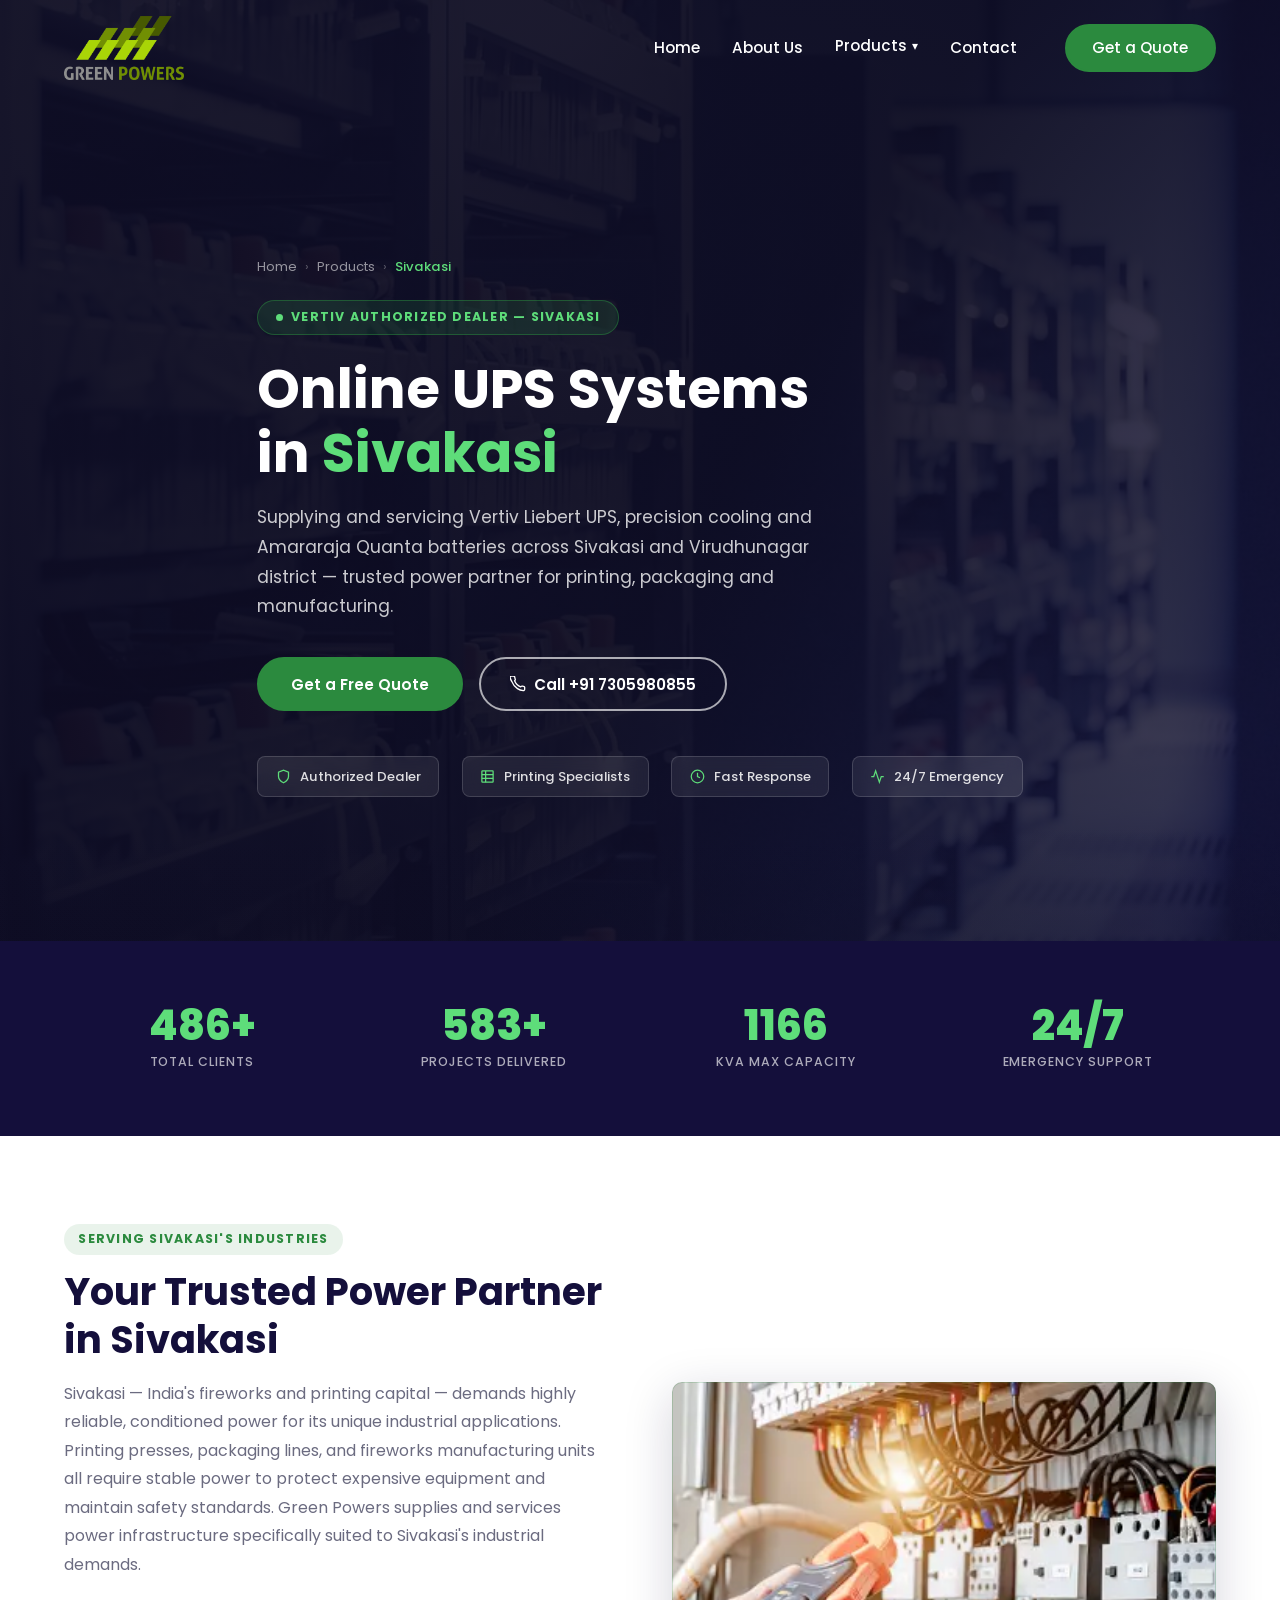
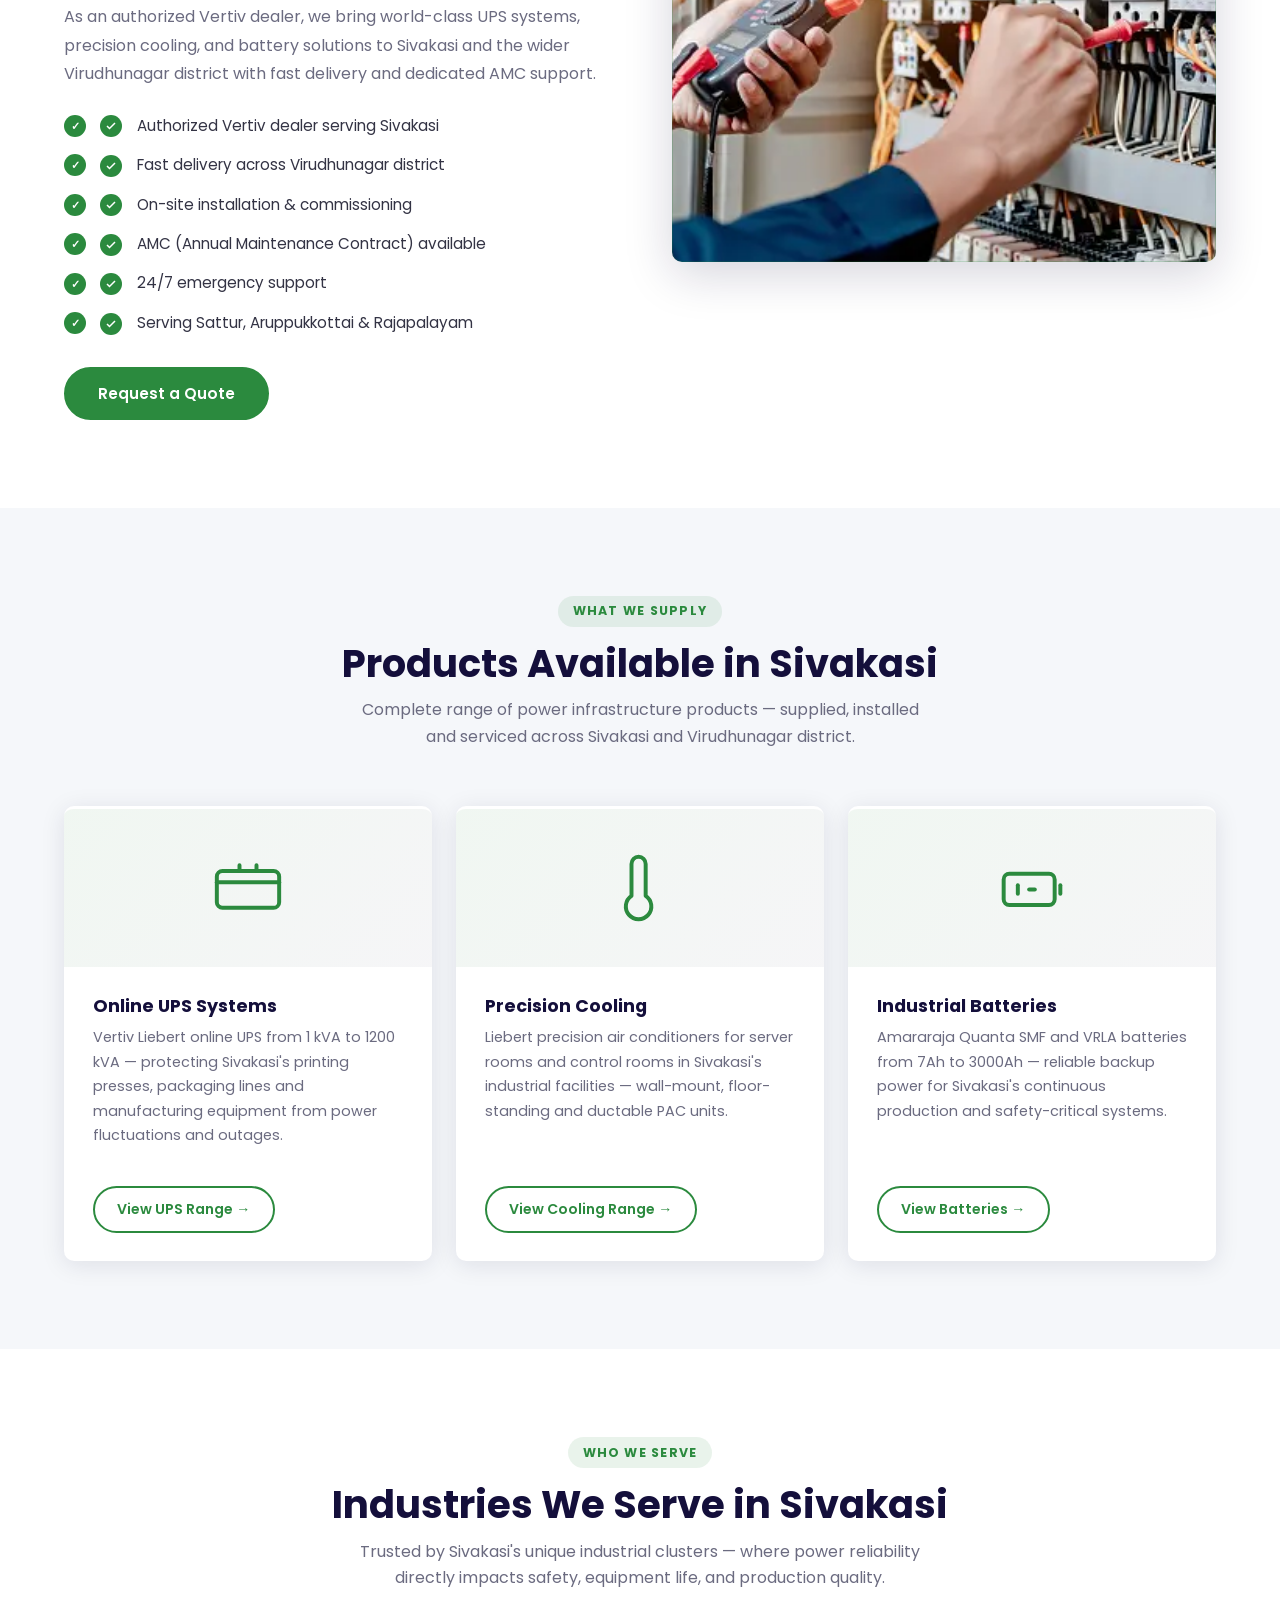
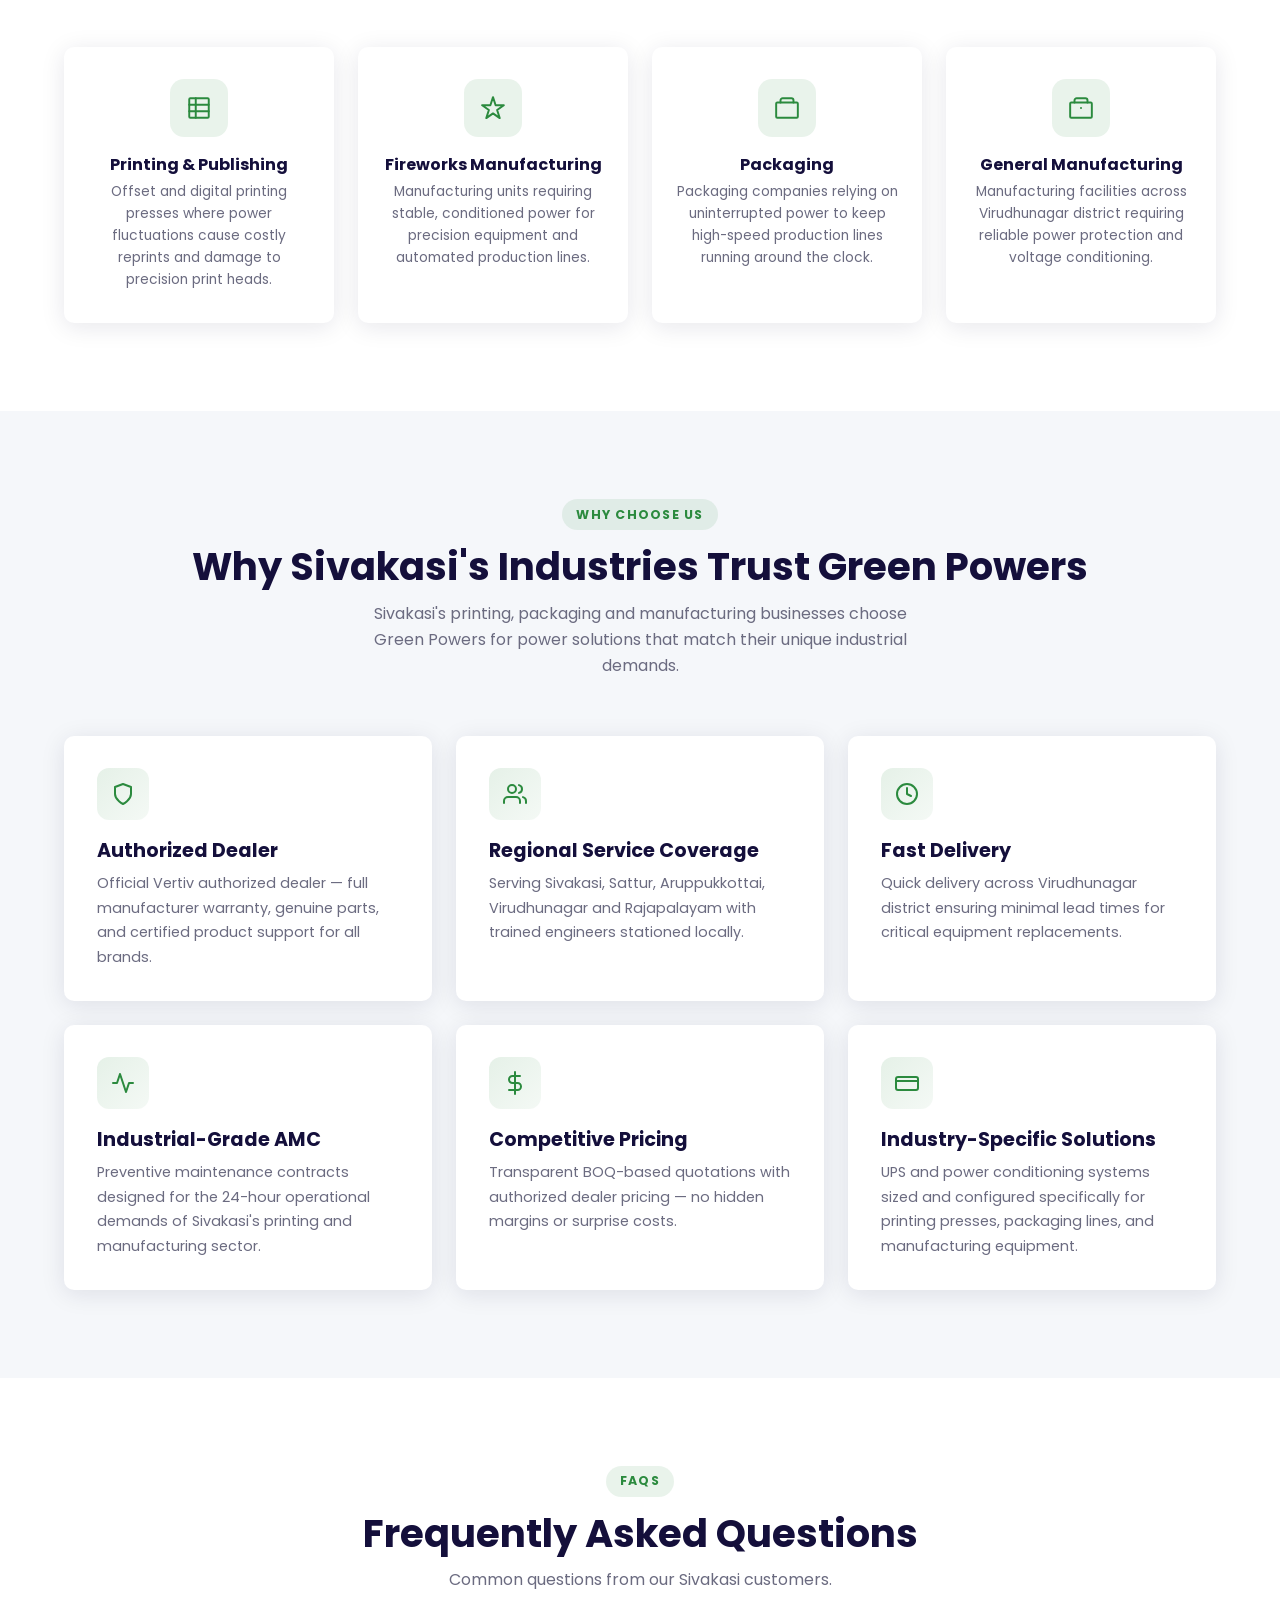
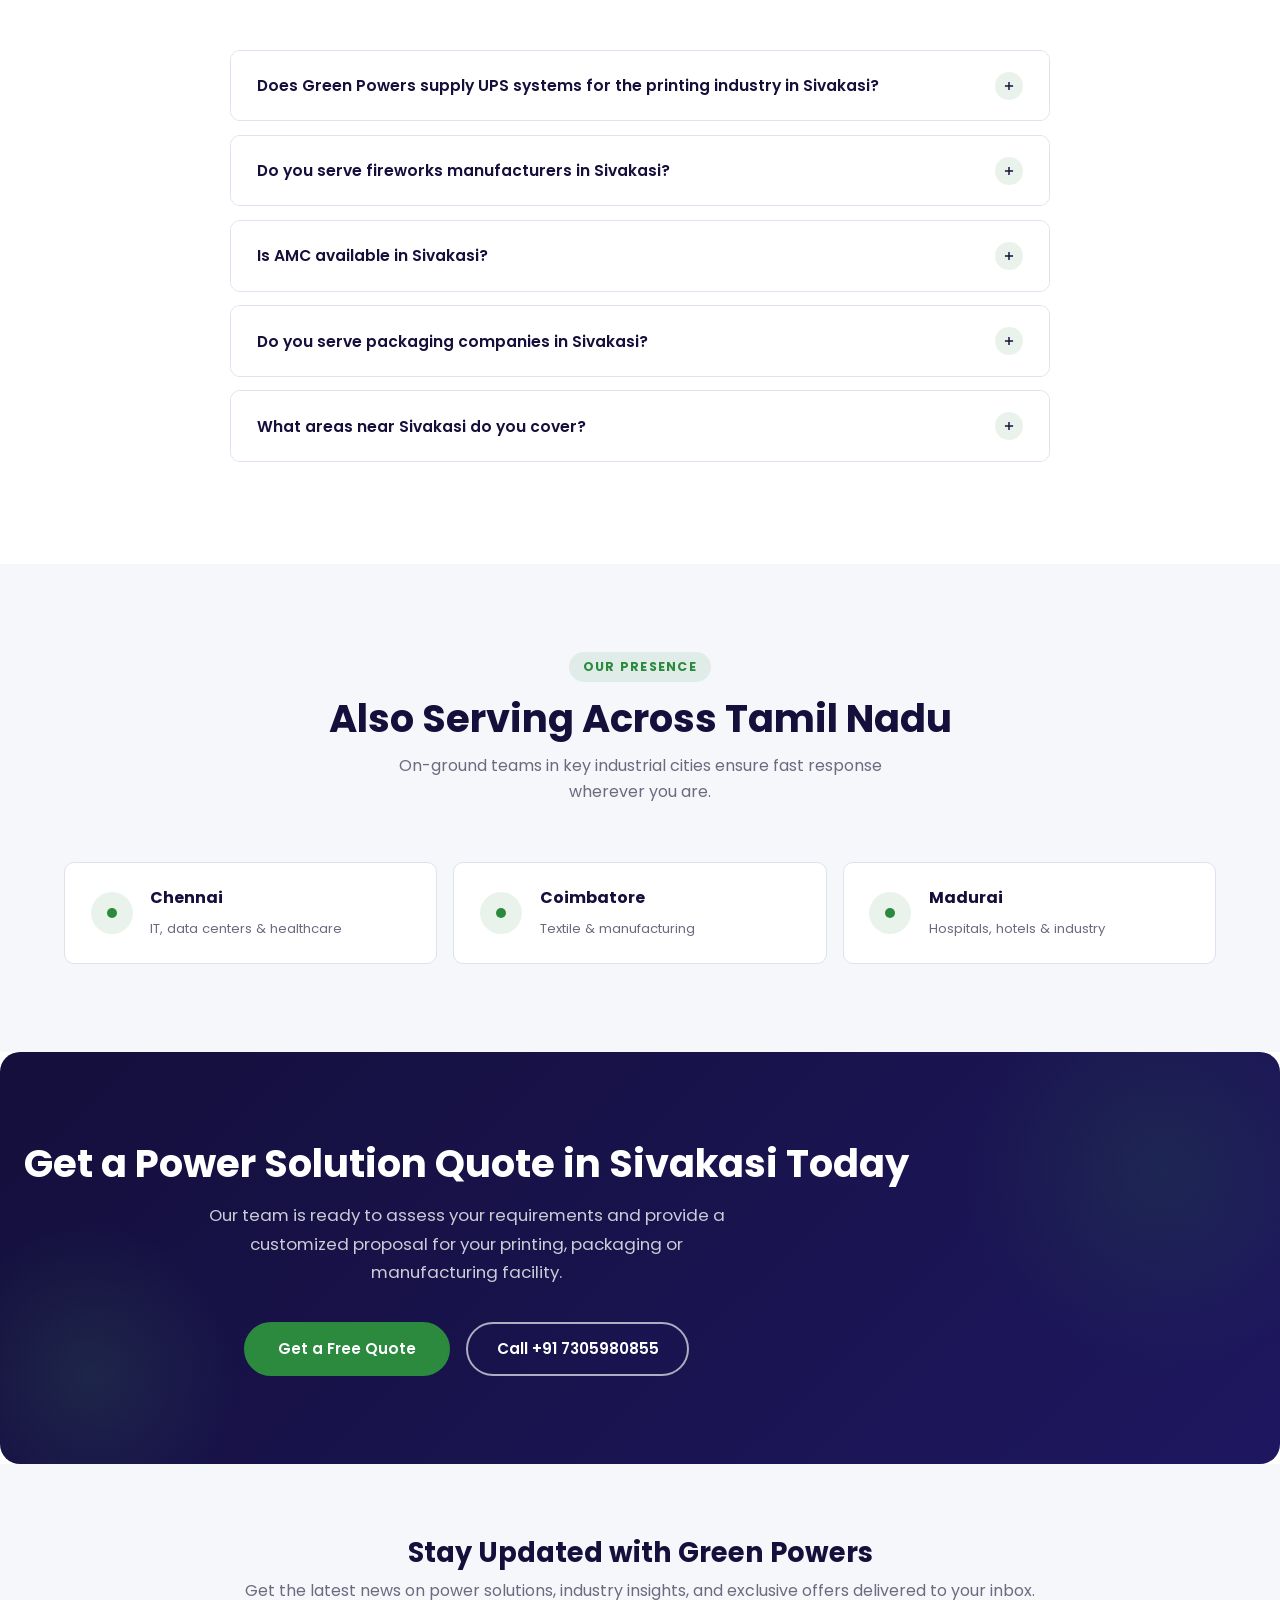
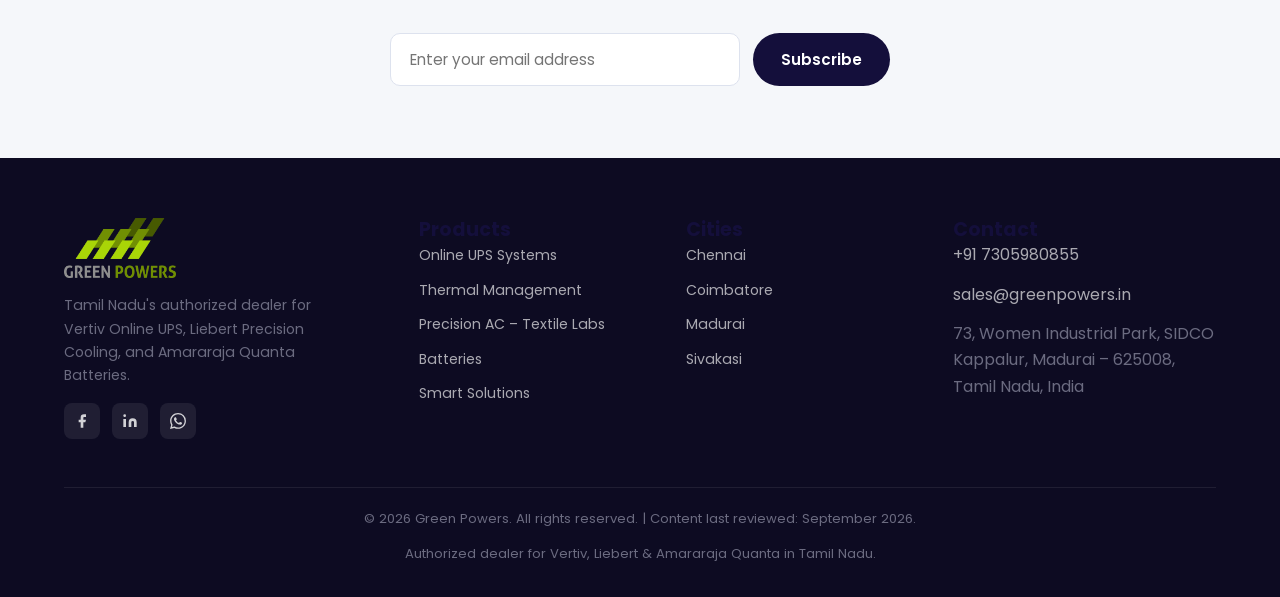
<file: online-ups-systems-in-sivakasi.html>
﻿<!DOCTYPE html>
<html lang="en">
<head>
  <meta charset="UTF-8">
  <meta name="viewport" content="width=device-width, initial-scale=1.0">
  <title>Online UPS Systems in Sivakasi | Green Powers</title>
  <meta name="description" content="Green Powers supplies Vertiv Online UPS, Liebert Precision AC &amp; Amararaja Quanta batteries in Sivakasi for printing &amp; manufacturing. Call +91 7305980855.">
  <link rel="canonical" href="https://www.greenpowers.tech/online-ups-systems-in-sivakasi">
  <link rel="icon" href="/Green_Power_Transp.png">
  <meta name="google-site-verification" content="S1jk_8TOt4TBKHKMu5BuYWSDKe9ppvMVQrNyrAllNzE">
  <meta property="og:title" content="Online UPS Systems in Sivakasi | Green Powers">
  <meta property="og:description" content="Vertiv authorized dealer in Sivakasi. UPS, precision AC and batteries for printing, fireworks and manufacturing.">
  <meta property="og:url" content="https://www.greenpowers.tech/online-ups-systems-in-sivakasi">
  <meta property="og:image" content="https://www.greenpowers.tech/images/data-center-2476790_1280.jpg">
  <meta property="og:site_name" content="Green Powers">
  <!-- Twitter Card -->
  <meta name="twitter:card" content="summary_large_image">
  <meta name="twitter:title" content="Online UPS Systems in Sivakasi | Green Powers">
  <meta name="twitter:description" content="Vertiv authorized dealer in Sivakasi. UPS, precision AC and batteries for printing, fireworks and manufacturing.">
  <meta name="twitter:image" content="https://www.greenpowers.tech/images/data-center-2476790_1280.jpg">
  <meta property="og:type" content="website">
  <script type="application/ld+json">{"@context":"https://schema.org","@type":"LocalBusiness","@id":"https://www.greenpowers.tech/#organization","name":"Green Powers","url":"https://www.greenpowers.tech","telephone":"+917305980855","email":"sales@greenpowers.in","description":"Authorized Vertiv dealer supplying online UPS, Liebert precision AC and batteries in Sivakasi for printing, packaging and manufacturing industries.","areaServed":[{"@type":"City","name":"Sivakasi"},{"@type":"AdministrativeArea","name":"Virudhunagar District"}],"address":{"@type":"PostalAddress","streetAddress":"73, Women Industrial Park, SIDCO Kappalur","addressLocality":"Madurai","postalCode":"625008","addressRegion":"Tamil Nadu","addressCountry":"IN"},"openingHours":"Mo-Sa 09:00-18:00","sameAs":["https://www.facebook.com/greenpowers.tech","https://www.linkedin.com/company/greenpowers","https://wa.me/917305980855"]}
  </script>
  <script type="application/ld+json">
  {
    "@context": "https://schema.org",
    "@type": "BreadcrumbList",
    "itemListElement": [
      {"@type": "ListItem", "position": 1, "name": "Home", "item": "https://www.greenpowers.tech/"},
      {"@type": "ListItem", "position": 2, "name": "Products", "item": "https://www.greenpowers.tech/products"},
      {"@type": "ListItem", "position": 3, "name": "Sivakasi", "item": "https://www.greenpowers.tech/online-ups-systems-in-sivakasi"}
    ]
  }
  </script>
  <script type="application/ld+json">{"@context":"https://schema.org","@type":"FAQPage","mainEntity":[{"@type":"Question","name":"Does Green Powers supply UPS systems for the printing industry in Sivakasi?","acceptedAnswer":{"@type":"Answer","text":"Yes. We supply Vertiv Liebert UPS systems sized for offset and digital printing presses in Sivakasi, protecting expensive printing equipment from power fluctuations."}},{"@type":"Question","name":"Do you serve fireworks manufacturers in Sivakasi?","acceptedAnswer":{"@type":"Answer","text":"Yes. We supply stable, conditioned power solutions for fireworks manufacturing units in Sivakasi — UPS systems to protect precision equipment and automated production lines."}},{"@type":"Question","name":"Is AMC available in Sivakasi?","acceptedAnswer":{"@type":"Answer","text":"Yes. Annual Maintenance Contracts are available across Sivakasi and Virudhunagar district with scheduled preventive maintenance and emergency breakdown support."}},{"@type":"Question","name":"Do you serve packaging companies in Sivakasi?","acceptedAnswer":{"@type":"Answer","text":"Yes. We supply UPS and power conditioning equipment to packaging companies in Sivakasi that rely on uninterrupted power to keep high-speed production lines running."}},{"@type":"Question","name":"What areas near Sivakasi do you cover?","acceptedAnswer":{"@type":"Answer","text":"We cover Sivakasi town and the wider Virudhunagar district including Virudhunagar, Sattur, Aruppukkottai, Rajapalayam and surrounding industrial areas."}}]}</script>
  <script>(function(w,d,s,l,i){w[l]=w[l]||[];w[l].push({'gtm.start':new Date().getTime(),event:'gtm.js'});var f=d.getElementsByTagName(s)[0],j=d.createElement(s),dl=l!='dataLayer'?'&l='+l:'';j.async=true;j.src='https://www.googletagmanager.com/gtm.js?id='+i+dl;f.parentNode.insertBefore(j,f);})(window,document,'script','dataLayer','GTM-KDLJ2Q44');</script>
<!-- Google tag (gtag.js) -->
  <script async src="https://www.googletagmanager.com/gtag/js?id=G-RKJHMMQ7TC"></script>
  <script>
    window.dataLayer = window.dataLayer || [];
    function gtag(){dataLayer.push(arguments);}
    gtag('js', new Date());
    gtag('config', 'G-RKJHMMQ7TC');
  </script>
  <link rel="stylesheet" href="/style.css">
  <style>
    .page-hero {
      position: relative;
      min-height: 85vh;
      display: flex;
      align-items: center;
      background: url('/images/data-center-2476790_1280.jpg') center center / cover no-repeat;
    }
    .page-hero::before { content:''; position:absolute; inset:0; background:linear-gradient(120deg,rgba(13,11,34,.93) 55%,rgba(20,15,59,.70)); }
    .page-hero::after { content:''; position:absolute; bottom:0; left:0; right:0; height:120px; background:linear-gradient(to bottom,transparent,rgba(13,11,34,.15)); pointer-events:none; }
    .page-hero .hero-inner { position:relative; z-index:1; padding:6rem 0 4rem; }
    .breadcrumb { display:flex; align-items:center; gap:.5rem; font-size:.82rem; color:rgba(255,255,255,.55); margin-bottom:1.4rem; }
    .breadcrumb a { color:rgba(255,255,255,.55); transition:color var(--transition); }
    .breadcrumb a:hover { color:var(--white); }
    .breadcrumb span { color:rgba(255,255,255,.3); }
    .breadcrumb .current { color:#5edd7a; font-weight:500; }
    .hero-badge { display:inline-flex; align-items:center; gap:.5rem; background:rgba(43,138,62,.18); border:1px solid rgba(43,138,62,.5); color:#5edd7a; font-size:.78rem; font-weight:700; letter-spacing:.1em; text-transform:uppercase; padding:.38rem 1.1rem; border-radius:20px; margin-bottom:1.4rem; }
    .hero-badge-dot { width:7px; height:7px; background:#5edd7a; border-radius:50%; animation:pulse 2s infinite; }
    @keyframes pulse { 0%,100%{opacity:1;transform:scale(1);}50%{opacity:.5;transform:scale(1.4);} }
    .page-hero h1 { color:var(--white); font-size:clamp(2.1rem,5vw,3.4rem); line-height:1.18; margin-bottom:1.1rem; max-width:720px; }
    .page-hero h1 span { color:#5edd7a; }
    .page-hero .hero-sub { color:rgba(255,255,255,.78); font-size:1.08rem; max-width:580px; line-height:1.72; margin-bottom:2.2rem; }
    .hero-cta { display:flex; gap:1rem; flex-wrap:wrap; margin-bottom:2.8rem; }
    .btn-outline-white { display:inline-flex; align-items:center; gap:.5rem; padding:.78rem 1.8rem; border:2px solid rgba(255,255,255,.65); border-radius:50px; color:var(--white); font-weight:600; font-size:.95rem; transition:background var(--transition),border-color var(--transition); }
    .btn-outline-white:hover { background:rgba(255,255,255,.12); border-color:var(--white); }
    .hero-trust { display:flex; gap:1.4rem; flex-wrap:wrap; }
    .trust-badge { display:flex; align-items:center; gap:.55rem; background:rgba(255,255,255,.08); border:1px solid rgba(255,255,255,.15); backdrop-filter:blur(8px); -webkit-backdrop-filter:blur(8px); border-radius:8px; padding:.55rem 1.1rem; color:rgba(255,255,255,.85); font-size:.82rem; font-weight:500; }
    .trust-badge svg { width:15px; height:15px; flex-shrink:0; }
    .trust-badge-icon { color:#5edd7a; }
    .stats-strip { background:var(--primary); padding:3rem 0; }
    .stats-grid { display:grid; grid-template-columns:repeat(4,1fr); gap:1rem; text-align:center; }
    .stat-item { padding:1rem .5rem; }
    .stat-number { font-size:2.6rem; font-weight:800; color:#5edd7a; line-height:1; margin-bottom:.3rem; }
    .stat-label { font-size:.78rem; color:rgba(255,255,255,.65); font-weight:500; letter-spacing:.08em; text-transform:uppercase; }
    .section-tag { display:inline-block; background:rgba(43,138,62,.1); color:var(--accent); font-size:.78rem; font-weight:700; letter-spacing:.1em; text-transform:uppercase; padding:.32rem .9rem; border-radius:20px; margin-bottom:.8rem; }
    .section { padding:5.5rem 0; }
    .section--light { background:var(--light); }
    .intro-grid { display:grid; grid-template-columns:1fr 1fr; gap:4rem; align-items:center; }
    .intro-img { border-radius:var(--radius); overflow:hidden; box-shadow:var(--shadow-lg); position:relative; }
    .intro-img::after { content:''; position:absolute; inset:0; border-radius:var(--radius); box-shadow:inset 0 0 0 1px rgba(43,138,62,.2); pointer-events:none; }
    .intro-img img { width:100%; height:480px; object-fit:cover; display:block; }
    .intro-text h2 { margin-bottom:1rem; }
    .intro-text>p { margin-bottom:1.5rem; line-height:1.78; color:var(--text-light); }
    .check-list { list-style:none; padding:0; margin:0 0 2rem; }
    .check-list li { display:flex; align-items:flex-start; gap:.9rem; margin-bottom:.9rem; font-size:.95rem; color:var(--text); }
    .check-icon { width:22px; height:22px; background:var(--accent); border-radius:50%; display:flex; align-items:center; justify-content:center; flex-shrink:0; margin-top:.18rem; }
    .check-icon svg { width:12px; height:12px; }
    .section-header { text-align:center; margin-bottom:3.5rem; }
    .section-header h2 { margin-bottom:.6rem; }
    .section-header p { max-width:560px; margin:0 auto; color:var(--text-light); }
    .products-grid { display:grid; grid-template-columns:repeat(3,1fr); gap:1.5rem; }
    .product-card { background:var(--white); border-radius:var(--radius); box-shadow:var(--shadow); overflow:hidden; transition:transform var(--transition),box-shadow var(--transition); display:flex; flex-direction:column; border-top:3px solid transparent; }
    .product-card:hover { transform:translateY(-7px); box-shadow:var(--shadow-lg); border-top-color:var(--accent); }
    .product-card-icon { display:flex; align-items:center; justify-content:center; background:linear-gradient(135deg,rgba(43,138,62,.07) 0%,rgba(20,15,59,.04) 100%); padding:2.8rem 2rem; }
    .product-card-icon svg { width:68px; height:68px; }
    .product-card-body { padding:1.8rem; flex:1; display:flex; flex-direction:column; }
    .product-card-body h3 { margin-bottom:.5rem; font-size:1.1rem; }
    .product-card-body p { font-size:.9rem; flex:1; margin-bottom:1.4rem; color:var(--text-light); line-height:1.7; }
    .btn-outline-green { display:inline-flex; align-items:center; gap:.4rem; padding:.6rem 1.4rem; border:2px solid var(--accent); border-radius:50px; color:var(--accent); font-weight:600; font-size:.88rem; transition:var(--transition); align-self:flex-start; }
    .btn-outline-green:hover { background:var(--accent); color:var(--white); }
    .industries-grid { display:grid; grid-template-columns:repeat(4,1fr); gap:1.5rem; }
    .industry-card { background:var(--white); border-radius:var(--radius); padding:2rem 1.5rem; box-shadow:var(--shadow); text-align:center; transition:transform var(--transition),box-shadow var(--transition); position:relative; overflow:hidden; }
    .industry-card::before { content:''; position:absolute; top:0; left:0; right:0; height:3px; background:linear-gradient(90deg,var(--accent),#5edd7a); transform:scaleX(0); transition:transform var(--transition); }
    .industry-card:hover { transform:translateY(-6px); box-shadow:var(--shadow-lg); }
    .industry-card:hover::before { transform:scaleX(1); }
    .industry-icon { width:58px; height:58px; background:rgba(43,138,62,.1); border-radius:14px; display:flex; align-items:center; justify-content:center; margin:0 auto 1.1rem; transition:background var(--transition); }
    .industry-card:hover .industry-icon { background:rgba(43,138,62,.18); }
    .industry-icon svg { width:26px; height:26px; }
    .industry-card h4 { margin-bottom:.4rem; font-size:1rem; }
    .industry-card p { font-size:.86rem; margin:0; color:var(--text-light); line-height:1.6; }
    .why-grid { display:grid; grid-template-columns:repeat(3,1fr); gap:1.5rem; }
    .why-card { background:var(--white); border-radius:var(--radius); padding:2rem 1.8rem; box-shadow:var(--shadow); border-left:4px solid transparent; transition:transform var(--transition),box-shadow var(--transition),border-left-color var(--transition); }
    .why-card:hover { transform:translateY(-5px); box-shadow:var(--shadow-lg); border-left-color:var(--accent); }
    .why-icon { width:52px; height:52px; background:linear-gradient(135deg,rgba(43,138,62,.12),rgba(43,138,62,.05)); border-radius:12px; display:flex; align-items:center; justify-content:center; margin-bottom:1.2rem; }
    .why-icon svg { width:24px; height:24px; }
    .why-card h4 { margin-bottom:.5rem; }
    .why-card p { font-size:.9rem; margin:0; color:var(--text-light); line-height:1.7; }
    .faq-list { max-width:820px; margin:0 auto; }
    .faq-item { border:1px solid var(--border); border-radius:var(--radius); margin-bottom:.85rem; overflow:hidden; transition:border-color var(--transition),box-shadow var(--transition); }
    .faq-item:hover { border-color:rgba(43,138,62,.3); box-shadow:0 4px 16px rgba(43,138,62,.08); }
    .faq-item.open { border-color:rgba(43,138,62,.4); box-shadow:0 4px 20px rgba(43,138,62,.1); }
    .faq-question { width:100%; text-align:left; background:var(--white); border:none; cursor:pointer; padding:1.3rem 1.6rem; display:flex; align-items:center; justify-content:space-between; font-family:inherit; font-size:.97rem; font-weight:600; color:var(--primary); transition:background var(--transition); gap:1rem; }
    .faq-question:hover { background:rgba(43,138,62,.03); }
    .faq-item.open .faq-question { color:var(--accent); background:rgba(43,138,62,.04); }
    .faq-icon { flex-shrink:0; width:28px; height:28px; background:rgba(43,138,62,.1); border-radius:50%; display:flex; align-items:center; justify-content:center; transition:transform var(--transition),background var(--transition); }
    .faq-item.open .faq-icon { transform:rotate(45deg); background:var(--accent); color:white; }
    .faq-answer { max-height:0; overflow:hidden; transition:max-height .4s ease; background:var(--white); }
    .faq-item.open .faq-answer { max-height:300px; }
    .faq-answer p { padding:0 1.6rem 1.4rem; font-size:.93rem; margin:0; color:var(--text-light); line-height:1.75; }
    .cities-strip { display:grid; grid-template-columns:repeat(3,1fr); gap:1rem; }
    .city-link { background:var(--white); border:1px solid var(--border); border-radius:var(--radius); padding:1.4rem 1.6rem; display:flex; align-items:center; gap:1.1rem; transition:transform var(--transition),box-shadow var(--transition),border-color var(--transition); color:inherit; }
    .city-link:hover { transform:translateY(-3px); box-shadow:var(--shadow); border-color:var(--accent); }
    .city-dot { width:42px; height:42px; background:rgba(43,138,62,.1); border-radius:50%; display:flex; align-items:center; justify-content:center; flex-shrink:0; }
    .city-dot::after { content:''; display:block; width:10px; height:10px; background:var(--accent); border-radius:50%; }
    .city-link-text strong { display:block; font-size:1rem; color:var(--primary); margin-bottom:.2rem; }
    .city-link-text span { font-size:.82rem; color:var(--text-light); }
    .cta-banner { background:linear-gradient(135deg,var(--primary) 0%,#1e1760 100%); padding:5.5rem 0; text-align:center; position:relative; overflow:hidden; }
    .cta-banner::before { content:''; position:absolute; top:-80px; right:-80px; width:400px; height:400px; background:radial-gradient(circle,rgba(43,138,62,.15) 0%,transparent 70%); pointer-events:none; }
    .cta-banner::after { content:''; position:absolute; bottom:-60px; left:-60px; width:300px; height:300px; background:radial-gradient(circle,rgba(94,221,122,.1) 0%,transparent 70%); pointer-events:none; }
    .cta-banner .cta-inner { position:relative; z-index:1; }
    .cta-banner h2 { color:var(--white); margin-bottom:.8rem; }
    .cta-banner p { color:rgba(255,255,255,.78); margin-bottom:2.2rem; font-size:1.05rem; max-width:540px; margin-left:auto; margin-right:auto; line-height:1.7; }
    .cta-btns { display:flex; gap:1rem; justify-content:center; flex-wrap:wrap; }
    .newsletter-section { background:var(--light); padding:4.5rem 0; text-align:center; }
    .newsletter-section h3 { margin-bottom:.5rem; }
    .newsletter-section p { margin-bottom:1.8rem; color:var(--text-light); }
    .newsletter-form { display:flex; gap:.8rem; max-width:500px; margin:0 auto; flex-wrap:wrap; justify-content:center; }
    .newsletter-form input[type="email"] { flex:1; min-width:230px; padding:.88rem 1.2rem; border:1px solid var(--border); border-radius:var(--radius); font-size:.95rem; font-family:inherit; outline:none; background:var(--white); color:var(--text); transition:border-color var(--transition); }
    .newsletter-form input[type="email"]:focus { border-color:var(--accent); box-shadow:0 0 0 3px rgba(43,138,62,.1); }
    @media(max-width:1024px){ .industries-grid { grid-template-columns:repeat(2,1fr); } }
    @media(max-width:900px){ .intro-grid { grid-template-columns:1fr; gap:2.5rem; } .intro-img img { height:340px; } .stats-grid { grid-template-columns:repeat(2,1fr); } .products-grid { grid-template-columns:1fr 1fr; } .why-grid { grid-template-columns:1fr 1fr; } }
    @media(max-width:768px){ .cities-strip { grid-template-columns:1fr 1fr; } .hero-trust { gap:.8rem; } }
    @media(max-width:600px){ .page-hero { min-height:75vh; } .products-grid { grid-template-columns:1fr; } .industries-grid { grid-template-columns:1fr 1fr; } .why-grid { grid-template-columns:1fr; } .cities-strip { grid-template-columns:1fr; } .hero-trust { display:none; } }
  </style>
</head>
<body>
<noscript><iframe src="https://www.googletagmanager.com/ns.html?id=GTM-KDLJ2Q44" height="0" width="0" style="display:none;visibility:hidden"></iframe></noscript>

<header class="site-header scrolled" id="siteHeader">
  <nav class="nav-inner">
    <a class="nav-logo" href="/"><img src="/Green_Power_Transp.png" alt="Green Powers Logo"></a>
    <ul class="nav-menu" id="navMenu">
      <li><a href="/">Home</a></li>
      <li><a href="/about-us">About Us</a></li>
      <li class="nav-dropdown" id="productsDropdown">
        <a href="/products">Products</a>
        <ul class="dropdown-menu">
          <li><a href="/thermal">Thermal Management</a></li>
          <li><a href="/precision-ac-textile-lab">Precision AC &ndash; Textile Labs</a></li>
          <li><a href="/small-and-large-ups">Small &amp; Large UPS</a></li>
          <li><a href="/smart-solutions">Smart Solutions</a></li>
          <li><a href="/batteries">Batteries</a></li>
        </ul>
      </li>
      <li><a href="/contact">Contact</a></li>
      <li class="nav-cta"><a href="/contact" class="btn btn-primary">Get a Quote</a></li>
    </ul>
    <div class="burger" id="burger"><span></span><span></span><span></span></div>
  </nav>
  <div class="nav-overlay" id="navOverlay"></div>
</header>

<!-- Page Hero -->
<section class="page-hero">
  <div class="container">
    <div class="hero-inner">
      <nav class="breadcrumb" aria-label="Breadcrumb">
        <a href="/">Home</a><span>&rsaquo;</span><a href="/products">Products</a><span>&rsaquo;</span><span class="current">Sivakasi</span>
      </nav>
      <div class="hero-badge">
        <span class="hero-badge-dot"></span>
        Vertiv Authorized Dealer &mdash; Sivakasi
      </div>
      <h1>Online UPS Systems<br>in <span>Sivakasi</span></h1>
      <p class="hero-sub">Supplying and servicing Vertiv Liebert UPS, precision cooling and Amararaja Quanta batteries across Sivakasi and Virudhunagar district — trusted power partner for printing, packaging and manufacturing.</p>
      <div class="hero-cta">
        <a href="/contact" class="btn btn-primary">Get a Free Quote</a>
        <a href="tel:+917305980855" class="btn-outline-white">
          <svg viewBox="0 0 24 24" fill="none" stroke="currentColor" stroke-width="2" width="16" height="16"><path d="M22 16.92v3a2 2 0 01-2.18 2 19.79 19.79 0 01-8.63-3.07A19.5 19.5 0 013.07 8.81 19.79 19.79 0 01.1 2.18 2 2 0 012.11 0h3a2 2 0 012 1.72c.127.96.361 1.903.7 2.81a2 2 0 01-.45 2.11L6.91 7.09A16 16 0 0016.09 16.27l.46-.46a2 2 0 012.11-.45c.907.339 1.85.573 2.81.7A2 2 0 0122 16.92z"/></svg>
          Call +91 7305980855
        </a>
      </div>
      <div class="hero-trust">
        <div class="trust-badge"><svg class="trust-badge-icon" viewBox="0 0 24 24" fill="none" stroke="currentColor" stroke-width="2"><path d="M12 22s8-4 8-10V5l-8-3-8 3v7c0 6 8 10 8 10z"/></svg>Authorized Dealer</div>
        <div class="trust-badge"><svg class="trust-badge-icon" viewBox="0 0 24 24" fill="none" stroke="currentColor" stroke-width="2"><rect x="3" y="3" width="18" height="18" rx="1"/><path d="M9 3v18M3 9h18M3 15h18"/></svg>Printing Specialists</div>
        <div class="trust-badge"><svg class="trust-badge-icon" viewBox="0 0 24 24" fill="none" stroke="currentColor" stroke-width="2"><circle cx="12" cy="12" r="10"/><polyline points="12 6 12 12 16 14"/></svg>Fast Response</div>
        <div class="trust-badge"><svg class="trust-badge-icon" viewBox="0 0 24 24" fill="none" stroke="currentColor" stroke-width="2"><polyline points="22 12 18 12 15 21 9 3 6 12 2 12"/></svg>24/7 Emergency</div>
      </div>
    </div>
  </div>
</section>

<!-- Stats Strip -->
<section class="stats-strip">
  <div class="container">
    <div class="stats-grid">
      <div class="stat-item"><div class="stat-number" data-count="500" data-suffix="+">500+</div><div class="stat-label">Total Clients</div></div>
      <div class="stat-item"><div class="stat-number" data-count="600" data-suffix="+">600+</div><div class="stat-label">Projects Delivered</div></div>
      <div class="stat-item"><div class="stat-number" data-count="1200" data-suffix="">1200</div><div class="stat-label">kVA Max Capacity</div></div>
      <div class="stat-item"><div class="stat-number">24/7</div><div class="stat-label">Emergency Support</div></div>
    </div>
  </div>
</section>

<!-- City Intro -->
<section class="section">
  <div class="container">
    <div class="intro-grid">
      <div class="intro-text">
        <span class="section-tag">Serving Sivakasi's Industries</span>
        <h2>Your Trusted Power Partner in Sivakasi</h2>
        <p>Sivakasi — India's fireworks and printing capital — demands highly reliable, conditioned power for its unique industrial applications. Printing presses, packaging lines, and fireworks manufacturing units all require stable power to protect expensive equipment and maintain safety standards. Green Powers supplies and services power infrastructure specifically suited to Sivakasi's industrial demands.</p>
        <p>As an authorized Vertiv dealer, we bring world-class UPS systems, precision cooling, and battery solutions to Sivakasi and the wider Virudhunagar district with fast delivery and dedicated AMC support.</p>
        <ul class="check-list">
          <li><span class="check-icon"><svg viewBox="0 0 24 24" fill="none" stroke="white" stroke-width="3"><polyline points="20 6 9 17 4 12"/></svg></span><span>Authorized Vertiv dealer serving Sivakasi</span></li>
          <li><span class="check-icon"><svg viewBox="0 0 24 24" fill="none" stroke="white" stroke-width="3"><polyline points="20 6 9 17 4 12"/></svg></span><span>Fast delivery across Virudhunagar district</span></li>
          <li><span class="check-icon"><svg viewBox="0 0 24 24" fill="none" stroke="white" stroke-width="3"><polyline points="20 6 9 17 4 12"/></svg></span><span>On-site installation &amp; commissioning</span></li>
          <li><span class="check-icon"><svg viewBox="0 0 24 24" fill="none" stroke="white" stroke-width="3"><polyline points="20 6 9 17 4 12"/></svg></span><span>AMC (Annual Maintenance Contract) available</span></li>
          <li><span class="check-icon"><svg viewBox="0 0 24 24" fill="none" stroke="white" stroke-width="3"><polyline points="20 6 9 17 4 12"/></svg></span><span>24/7 emergency support</span></li>
          <li><span class="check-icon"><svg viewBox="0 0 24 24" fill="none" stroke="white" stroke-width="3"><polyline points="20 6 9 17 4 12"/></svg></span><span>Serving Sattur, Aruppukkottai &amp; Rajapalayam</span></li>
        </ul>
        <a href="/contact" class="btn btn-primary">Request a Quote</a>
      </div>
      <div class="intro-img">
        <img src="/images/electrician-engineer-uses-a-multimeter-to-test-the-electrical-installation-and-power-line.webp" alt="Green Powers engineer servicing power infrastructure in Sivakasi" loading="lazy">
      </div>
    </div>
  </div>
</section>

<!-- Products -->
<section class="section section--light">
  <div class="container">
    <div class="section-header">
      <span class="section-tag">What We Supply</span>
      <h2>Products Available in Sivakasi</h2>
      <p>Complete range of power infrastructure products — supplied, installed and serviced across Sivakasi and Virudhunagar district.</p>
    </div>
    <div class="products-grid">
      <div class="product-card">
        <div class="product-card-icon"><svg viewBox="0 0 24 24" fill="none" stroke="var(--accent)" stroke-width="1.4" stroke-linecap="round" stroke-linejoin="round"><rect x="1" y="6" width="22" height="13" rx="2"/><line x1="1" y1="10" x2="23" y2="10"/><path d="M9 6V4M15 6V4"/></svg></div>
        <div class="product-card-body">
          <h3>Online UPS Systems</h3>
          <p>Vertiv Liebert online UPS from 1 kVA to 1200 kVA — protecting Sivakasi's printing presses, packaging lines and manufacturing equipment from power fluctuations and outages.</p>
          <a href="/small-and-large-ups" class="btn-outline-green">View UPS Range →</a>
        </div>
      </div>
      <div class="product-card">
        <div class="product-card-icon"><svg viewBox="0 0 24 24" fill="none" stroke="var(--accent)" stroke-width="1.4" stroke-linecap="round" stroke-linejoin="round"><path d="M14 14.76V3.5a2.5 2.5 0 00-5 0v11.26a4.5 4.5 0 105 0z"/></svg></div>
        <div class="product-card-body">
          <h3>Precision Cooling</h3>
          <p>Liebert precision air conditioners for server rooms and control rooms in Sivakasi's industrial facilities — wall-mount, floor-standing and ductable PAC units.</p>
          <a href="/thermal" class="btn-outline-green">View Cooling Range →</a>
        </div>
      </div>
      <div class="product-card">
        <div class="product-card-icon"><svg viewBox="0 0 24 24" fill="none" stroke="var(--accent)" stroke-width="1.4" stroke-linecap="round" stroke-linejoin="round"><rect x="2" y="7" width="18" height="11" rx="2"/><path d="M22 11v3"/><line x1="7" y1="11" x2="7" y2="14"/><line x1="11" y1="12.5" x2="13" y2="12.5"/></svg></div>
        <div class="product-card-body">
          <h3>Industrial Batteries</h3>
          <p>Amararaja Quanta SMF and VRLA batteries from 7Ah to 3000Ah — reliable backup power for Sivakasi's continuous production and safety-critical systems.</p>
          <a href="/batteries" class="btn-outline-green">View Batteries →</a>
        </div>
      </div>
    </div>
  </div>
</section>

<!-- Industries -->
<section class="section">
  <div class="container">
    <div class="section-header">
      <span class="section-tag">Who We Serve</span>
      <h2>Industries We Serve in Sivakasi</h2>
      <p>Trusted by Sivakasi's unique industrial clusters — where power reliability directly impacts safety, equipment life, and production quality.</p>
    </div>
    <div class="industries-grid">
      <div class="industry-card">
        <div class="industry-icon"><svg viewBox="0 0 24 24" fill="none" stroke="var(--accent)" stroke-width="1.8" stroke-linecap="round" stroke-linejoin="round"><rect x="3" y="3" width="18" height="18" rx="1"/><path d="M9 3v18M3 9h18M3 15h18"/></svg></div>
        <h4>Printing &amp; Publishing</h4>
        <p>Offset and digital printing presses where power fluctuations cause costly reprints and damage to precision print heads.</p>
      </div>
      <div class="industry-card">
        <div class="industry-icon"><svg viewBox="0 0 24 24" fill="none" stroke="var(--accent)" stroke-width="1.8" stroke-linecap="round" stroke-linejoin="round"><path d="M12 2l2.4 7.4H22l-6.2 4.5 2.4 7.4L12 17l-6.2 4.3 2.4-7.4L2 9.4h7.6L12 2z"/></svg></div>
        <h4>Fireworks Manufacturing</h4>
        <p>Manufacturing units requiring stable, conditioned power for precision equipment and automated production lines.</p>
      </div>
      <div class="industry-card">
        <div class="industry-icon"><svg viewBox="0 0 24 24" fill="none" stroke="var(--accent)" stroke-width="1.8" stroke-linecap="round" stroke-linejoin="round"><rect x="2" y="7" width="20" height="14" rx="1"/><path d="M6 7V5a2 2 0 012-2h8a2 2 0 012 2v2"/></svg></div>
        <h4>Packaging</h4>
        <p>Packaging companies relying on uninterrupted power to keep high-speed production lines running around the clock.</p>
      </div>
      <div class="industry-card">
        <div class="industry-icon"><svg viewBox="0 0 24 24" fill="none" stroke="var(--accent)" stroke-width="1.8" stroke-linecap="round" stroke-linejoin="round"><rect x="2" y="7" width="20" height="14" rx="1"/><path d="M6 7V5a2 2 0 012-2h8a2 2 0 012 2v2"/><path d="M12 12h.01"/></svg></div>
        <h4>General Manufacturing</h4>
        <p>Manufacturing facilities across Virudhunagar district requiring reliable power protection and voltage conditioning.</p>
      </div>
    </div>
  </div>
</section>

<!-- Why Choose -->
<section class="section section--light">
  <div class="container">
    <div class="section-header">
      <span class="section-tag">Why Choose Us</span>
      <h2>Why Sivakasi's Industries Trust Green Powers</h2>
      <p>Sivakasi's printing, packaging and manufacturing businesses choose Green Powers for power solutions that match their unique industrial demands.</p>
    </div>
    <div class="why-grid">
      <div class="why-card"><div class="why-icon"><svg viewBox="0 0 24 24" fill="none" stroke="var(--accent)" stroke-width="2" stroke-linecap="round" stroke-linejoin="round"><path d="M12 22s8-4 8-10V5l-8-3-8 3v7c0 6 8 10 8 10z"/></svg></div><h4>Authorized Dealer</h4><p>Official Vertiv authorized dealer — full manufacturer warranty, genuine parts, and certified product support for all brands.</p></div>
      <div class="why-card"><div class="why-icon"><svg viewBox="0 0 24 24" fill="none" stroke="var(--accent)" stroke-width="2" stroke-linecap="round" stroke-linejoin="round"><path d="M17 21v-2a4 4 0 00-4-4H5a4 4 0 00-4 4v2"/><circle cx="9" cy="7" r="4"/><path d="M23 21v-2a4 4 0 00-3-3.87"/><path d="M16 3.13a4 4 0 010 7.75"/></svg></div><h4>Regional Service Coverage</h4><p>Serving Sivakasi, Sattur, Aruppukkottai, Virudhunagar and Rajapalayam with trained engineers stationed locally.</p></div>
      <div class="why-card"><div class="why-icon"><svg viewBox="0 0 24 24" fill="none" stroke="var(--accent)" stroke-width="2" stroke-linecap="round" stroke-linejoin="round"><circle cx="12" cy="12" r="10"/><polyline points="12 6 12 12 16 14"/></svg></div><h4>Fast Delivery</h4><p>Quick delivery across Virudhunagar district ensuring minimal lead times for critical equipment replacements.</p></div>
      <div class="why-card"><div class="why-icon"><svg viewBox="0 0 24 24" fill="none" stroke="var(--accent)" stroke-width="2" stroke-linecap="round" stroke-linejoin="round"><polyline points="22 12 18 12 15 21 9 3 6 12 2 12"/></svg></div><h4>Industrial-Grade AMC</h4><p>Preventive maintenance contracts designed for the 24-hour operational demands of Sivakasi's printing and manufacturing sector.</p></div>
      <div class="why-card"><div class="why-icon"><svg viewBox="0 0 24 24" fill="none" stroke="var(--accent)" stroke-width="2" stroke-linecap="round" stroke-linejoin="round"><line x1="12" y1="1" x2="12" y2="23"/><path d="M17 5H9.5a3.5 3.5 0 000 7h5a3.5 3.5 0 010 7H6"/></svg></div><h4>Competitive Pricing</h4><p>Transparent BOQ-based quotations with authorized dealer pricing — no hidden margins or surprise costs.</p></div>
      <div class="why-card"><div class="why-icon"><svg viewBox="0 0 24 24" fill="none" stroke="var(--accent)" stroke-width="2" stroke-linecap="round" stroke-linejoin="round"><rect x="1" y="6" width="22" height="13" rx="2"/><line x1="1" y1="10" x2="23" y2="10"/></svg></div><h4>Industry-Specific Solutions</h4><p>UPS and power conditioning systems sized and configured specifically for printing presses, packaging lines, and manufacturing equipment.</p></div>
    </div>
  </div>
</section>

<!-- FAQ -->
<section class="section">
  <div class="container">
    <div class="section-header">
      <span class="section-tag">FAQs</span>
      <h2>Frequently Asked Questions</h2>
      <p>Common questions from our Sivakasi customers.</p>
    </div>
    <div class="faq-list">
      <div class="faq-item"><button class="faq-question">Does Green Powers supply UPS systems for the printing industry in Sivakasi?<span class="faq-icon"><svg viewBox="0 0 24 24" fill="none" stroke="currentColor" stroke-width="2.5" width="14" height="14"><line x1="12" y1="5" x2="12" y2="19"/><line x1="5" y1="12" x2="19" y2="12"/></svg></span></button><div class="faq-answer"><p>Yes. We supply Vertiv Liebert UPS systems sized for offset and digital printing presses in Sivakasi — protecting expensive printing equipment from power fluctuations that cause costly reprints and machine damage.</p></div></div>
      <div class="faq-item"><button class="faq-question">Do you serve fireworks manufacturers in Sivakasi?<span class="faq-icon"><svg viewBox="0 0 24 24" fill="none" stroke="currentColor" stroke-width="2.5" width="14" height="14"><line x1="12" y1="5" x2="12" y2="19"/><line x1="5" y1="12" x2="19" y2="12"/></svg></span></button><div class="faq-answer"><p>Yes. We supply stable, conditioned power solutions for fireworks manufacturing units in Sivakasi — UPS systems to protect precision equipment and automated production lines from power disruptions.</p></div></div>
      <div class="faq-item"><button class="faq-question">Is AMC available in Sivakasi?<span class="faq-icon"><svg viewBox="0 0 24 24" fill="none" stroke="currentColor" stroke-width="2.5" width="14" height="14"><line x1="12" y1="5" x2="12" y2="19"/><line x1="5" y1="12" x2="19" y2="12"/></svg></span></button><div class="faq-answer"><p>Yes. Annual Maintenance Contracts are available across Sivakasi and the wider Virudhunagar district. Our engineers provide scheduled preventive maintenance and emergency breakdown support.</p></div></div>
      <div class="faq-item"><button class="faq-question">Do you serve packaging companies in Sivakasi?<span class="faq-icon"><svg viewBox="0 0 24 24" fill="none" stroke="currentColor" stroke-width="2.5" width="14" height="14"><line x1="12" y1="5" x2="12" y2="19"/><line x1="5" y1="12" x2="19" y2="12"/></svg></span></button><div class="faq-answer"><p>Yes. We supply UPS and power conditioning equipment to packaging companies in Sivakasi that rely on uninterrupted power to keep high-speed production lines running around the clock.</p></div></div>
      <div class="faq-item"><button class="faq-question">What areas near Sivakasi do you cover?<span class="faq-icon"><svg viewBox="0 0 24 24" fill="none" stroke="currentColor" stroke-width="2.5" width="14" height="14"><line x1="12" y1="5" x2="12" y2="19"/><line x1="5" y1="12" x2="19" y2="12"/></svg></span></button><div class="faq-answer"><p>We cover Sivakasi town and the wider Virudhunagar district including Virudhunagar, Sattur, Aruppukkottai, Rajapalayam and surrounding industrial areas.</p></div></div>
    </div>
  </div>
</section>

<!-- Other Cities -->
<section class="section section--light">
  <div class="container">
    <div class="section-header">
      <span class="section-tag">Our Presence</span>
      <h2>Also Serving Across Tamil Nadu</h2>
      <p>On-ground teams in key industrial cities ensure fast response wherever you are.</p>
    </div>
    <div class="cities-strip">
      <a href="/online-ups-systems-in-chennai" class="city-link"><div class="city-dot"></div><div class="city-link-text"><strong>Chennai</strong><span>IT, data centers &amp; healthcare</span></div></a>
      <a href="/online-ups-systems-in-coimbatore" class="city-link"><div class="city-dot"></div><div class="city-link-text"><strong>Coimbatore</strong><span>Textile &amp; manufacturing</span></div></a>
      <a href="/online-ups-systems-in-madurai" class="city-link"><div class="city-dot"></div><div class="city-link-text"><strong>Madurai</strong><span>Hospitals, hotels &amp; industry</span></div></a>
    </div>
  </div>
</section>

<!-- CTA -->
<section class="cta-banner">
  <div class="cta-inner">
    <div class="container">
      <h2>Get a Power Solution Quote in Sivakasi Today</h2>
      <p>Our team is ready to assess your requirements and provide a customized proposal for your printing, packaging or manufacturing facility.</p>
      <div class="cta-btns">
        <a href="/contact" class="btn btn-primary">Get a Free Quote</a>
        <a href="tel:+917305980855" class="btn-outline-white">Call +91 7305980855</a>
      </div>
    </div>
  </div>
</section>

<!-- Newsletter -->
<section class="newsletter-section">
  <div class="container">
    <h3>Stay Updated with Green Powers</h3>
    <p>Get the latest news on power solutions, industry insights, and exclusive offers delivered to your inbox.</p>
    <form class="newsletter-form" onsubmit="handleNewsletter(event)">
      <input type="email" placeholder="Enter your email address" required aria-label="Email address">
      <button type="submit" class="btn btn-primary">Subscribe</button>
    </form>
  </div>
</section>

<footer class="site-footer">
  <div class="container">
    <div class="footer-grid">
      <div class="footer-logo">
        <a href="/"><img src="/Green_Power_Transp.png" alt="Green Powers"></a>
        <p>Tamil Nadu's authorized dealer for Vertiv Online UPS, Liebert Precision Cooling, and Amararaja Quanta Batteries.</p>
        <div class="footer-social">
          <a href="https://www.facebook.com/greenpowers.tech" target="_blank" rel="noopener" class="social-btn" aria-label="Facebook"><svg viewBox="0 0 24 24" width="18" height="18" fill="currentColor"><path d="M18 2h-3a5 5 0 00-5 5v3H7v4h3v8h4v-8h3l1-4h-4V7a1 1 0 011-1h3z"/></svg></a>
          <a href="https://www.linkedin.com/company/greenpowers" target="_blank" rel="noopener" class="social-btn" aria-label="LinkedIn"><svg viewBox="0 0 24 24" width="18" height="18" fill="currentColor"><path d="M16 8a6 6 0 016 6v7h-4v-7a2 2 0 00-2-2 2 2 0 00-2 2v7h-4v-7a6 6 0 016-6zM2 9h4v12H2z"/><circle cx="4" cy="4" r="2"/></svg></a>
          <a href="https://wa.me/917305980855" target="_blank" rel="noopener" class="social-btn" aria-label="WhatsApp"><svg viewBox="0 0 24 24" width="18" height="18" fill="currentColor"><path d="M17.472 14.382c-.297-.149-1.758-.867-2.03-.967-.273-.099-.471-.148-.67.15-.197.297-.767.966-.94 1.164-.173.199-.347.223-.644.075-.297-.15-1.255-.463-2.39-1.475-.883-.788-1.48-1.761-1.653-2.059-.173-.297-.018-.458.13-.606.134-.133.298-.347.446-.52.149-.174.198-.298.298-.497.099-.198.05-.371-.025-.52-.075-.149-.669-1.612-.916-2.207-.242-.579-.487-.5-.669-.51-.173-.008-.371-.01-.57-.01-.198 0-.52.074-.792.372-.272.297-1.04 1.016-1.04 2.479 0 1.462 1.065 2.875 1.213 3.074.149.198 2.096 3.2 5.077 4.487.709.306 1.262.489 1.694.625.712.227 1.36.195 1.871.118.571-.085 1.758-.719 2.006-1.413.248-.694.248-1.289.173-1.413-.074-.124-.272-.198-.57-.347m-5.421 7.403h-.004a9.87 9.87 0 01-5.031-1.378l-.361-.214-3.741.982.998-3.648-.235-.374a9.86 9.86 0 01-1.51-5.26c.001-5.45 4.436-9.884 9.888-9.884 2.64 0 5.122 1.03 6.988 2.898a9.825 9.825 0 012.893 6.994c-.003 5.45-4.437 9.884-9.885 9.884m8.413-18.297A11.815 11.815 0 0012.05 0C5.495 0 .16 5.335.157 11.892c0 2.096.547 4.142 1.588 5.945L.057 24l6.305-1.654a11.882 11.882 0 005.683 1.448h.005c6.554 0 11.89-5.335 11.893-11.893a11.821 11.821 0 00-3.48-8.413z"/></svg></a>
        </div>
      </div>
      <div class="footer-links"><h4>Products</h4><ul><li><a href="/small-and-large-ups">Online UPS Systems</a></li><li><a href="/thermal">Thermal Management</a></li>
          <li><a href="/precision-ac-textile-lab">Precision AC &ndash; Textile Labs</a></li><li><a href="/batteries">Batteries</a></li><li><a href="/smart-solutions">Smart Solutions</a></li></ul></div>
      <div class="footer-links"><h4>Cities</h4><ul><li><a href="/online-ups-systems-in-chennai">Chennai</a></li><li><a href="/online-ups-systems-in-coimbatore">Coimbatore</a></li><li><a href="/online-ups-systems-in-madurai">Madurai</a></li><li><a href="/online-ups-systems-in-sivakasi">Sivakasi</a></li></ul></div>
      <div class="footer-contact"><h4>Contact</h4><p><a href="tel:+917305980855">+91 7305980855</a></p><p><a href="mailto:sales@greenpowers.in">sales@greenpowers.in</a></p><p>73, Women Industrial Park, SIDCO Kappalur, Madurai – 625008, Tamil Nadu, India</p></div>
    </div>
    <div class="footer-bottom">
      <p>&copy; 2026 Green Powers. All rights reserved. | Content last reviewed: September 2026.</p>
      <p>Authorized dealer for Vertiv, Liebert &amp; Amararaja Quanta in Tamil Nadu.</p>
    </div>
  </div>
</footer>

<script>
  const hdr = document.getElementById('siteHeader');
  window.addEventListener('scroll', () => { hdr.classList.toggle('scrolled', window.scrollY > 40); });
  const burger = document.getElementById('burger'), navMenu = document.getElementById('navMenu'), overlay = document.getElementById('navOverlay');
  burger.addEventListener('click', () => { burger.classList.toggle('open'); navMenu.classList.toggle('open'); overlay.classList.toggle('show'); });
  overlay.addEventListener('click', () => { burger.classList.remove('open'); navMenu.classList.remove('open'); overlay.classList.remove('show'); });
  const dd = document.getElementById('productsDropdown');
  if(dd) dd.addEventListener('click', (e) => { if(window.innerWidth<=900){e.preventDefault();dd.classList.toggle('open');} });
  document.querySelectorAll('.faq-question').forEach(btn => {
    btn.addEventListener('click', () => { const item=btn.closest('.faq-item'); const isOpen=item.classList.contains('open'); document.querySelectorAll('.faq-item.open').forEach(i=>i.classList.remove('open')); if(!isOpen) item.classList.add('open'); });
  });
  function animateCounter(el) {
    const target=parseInt(el.getAttribute('data-count'),10); const suffix=el.getAttribute('data-suffix')||'';
    const duration=1800; const start=performance.now();
    function step(now){const p=Math.min((now-start)/duration,1);const e=1-Math.pow(1-p,3);el.textContent=Math.floor(e*target)+suffix;if(p<1)requestAnimationFrame(step);else el.textContent=target+suffix;}
    requestAnimationFrame(step);
  }
  if('IntersectionObserver' in window){
    const obs=new IntersectionObserver((entries)=>{entries.forEach(e=>{if(e.isIntersecting){animateCounter(e.target);obs.unobserve(e.target);}});},{threshold:.5});
    document.querySelectorAll('[data-count]').forEach(c=>obs.observe(c));
  }
  function handleNewsletter(e){e.preventDefault();const btn=e.target.querySelector('button');btn.textContent='Subscribed!';btn.disabled=true;e.target.reset();setTimeout(()=>{btn.textContent='Subscribe';btn.disabled=false;},3000);}
</script>
</body>
</html>
</file>
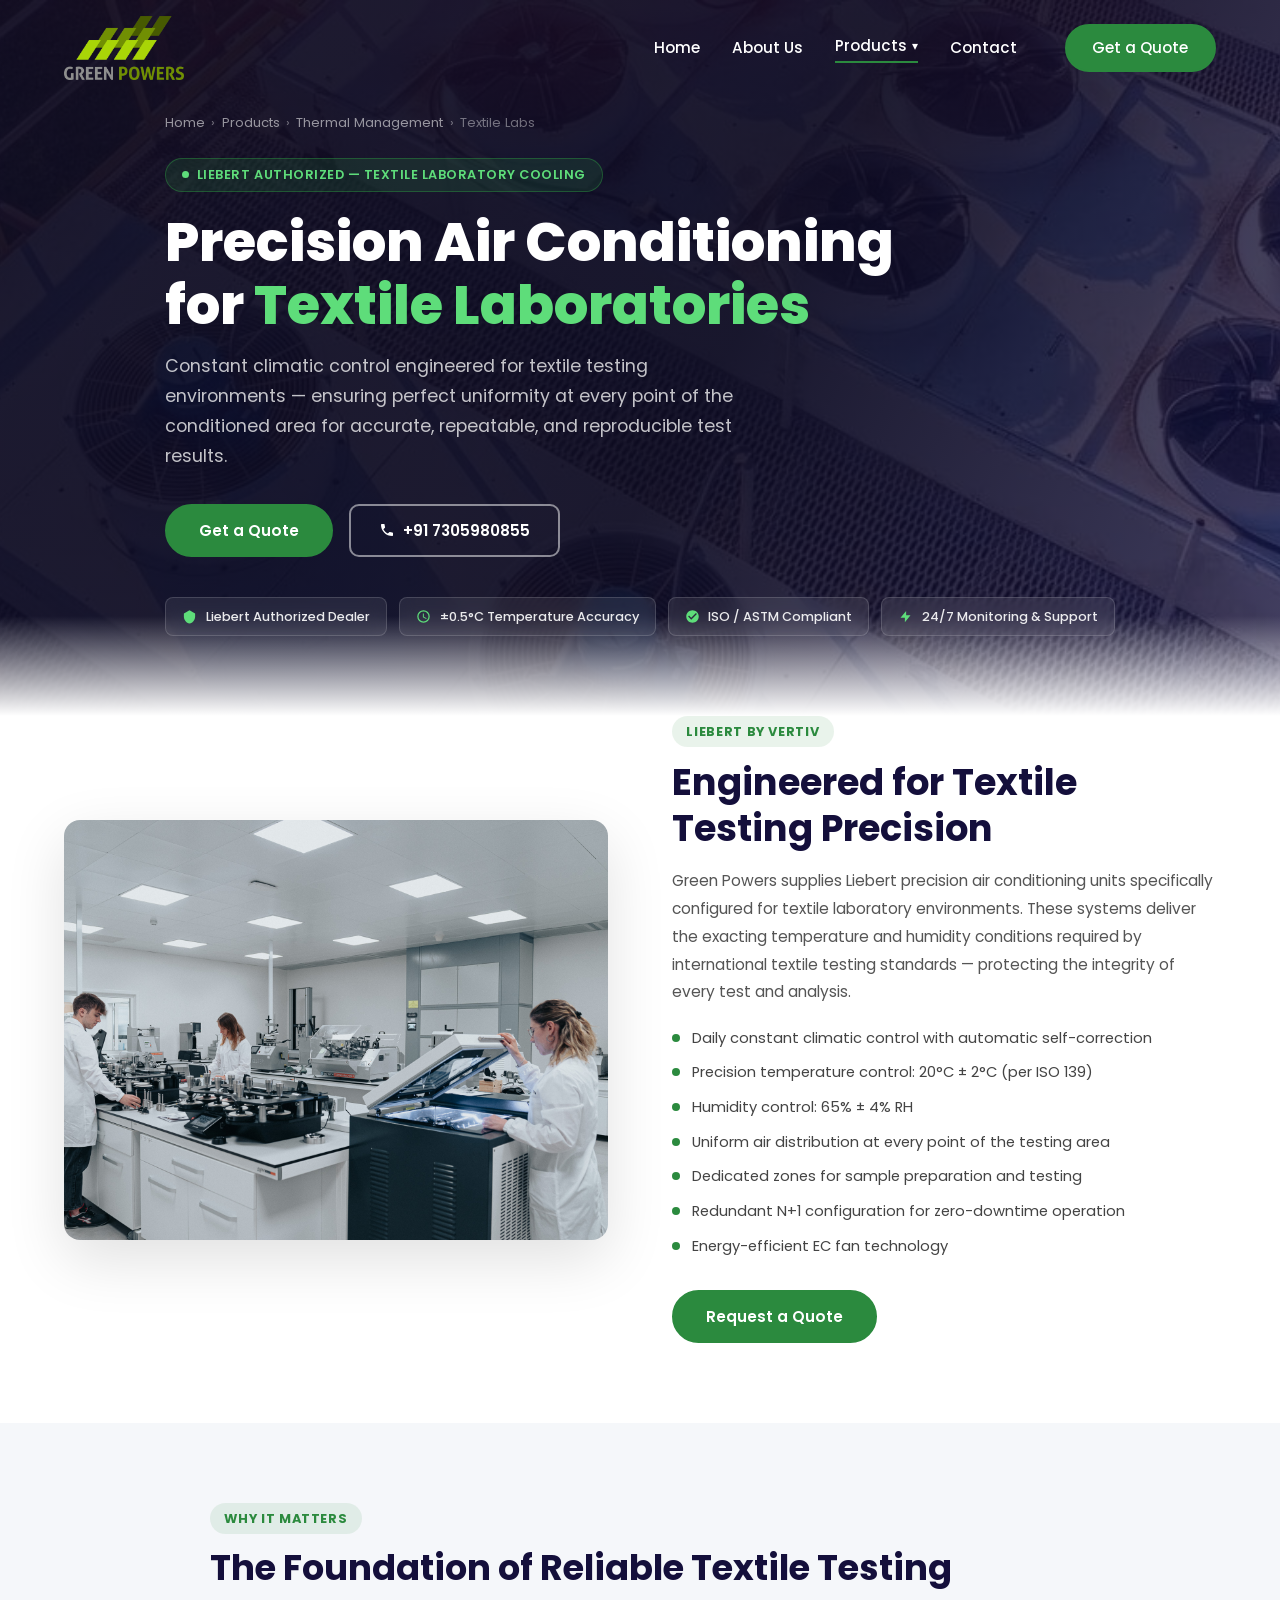
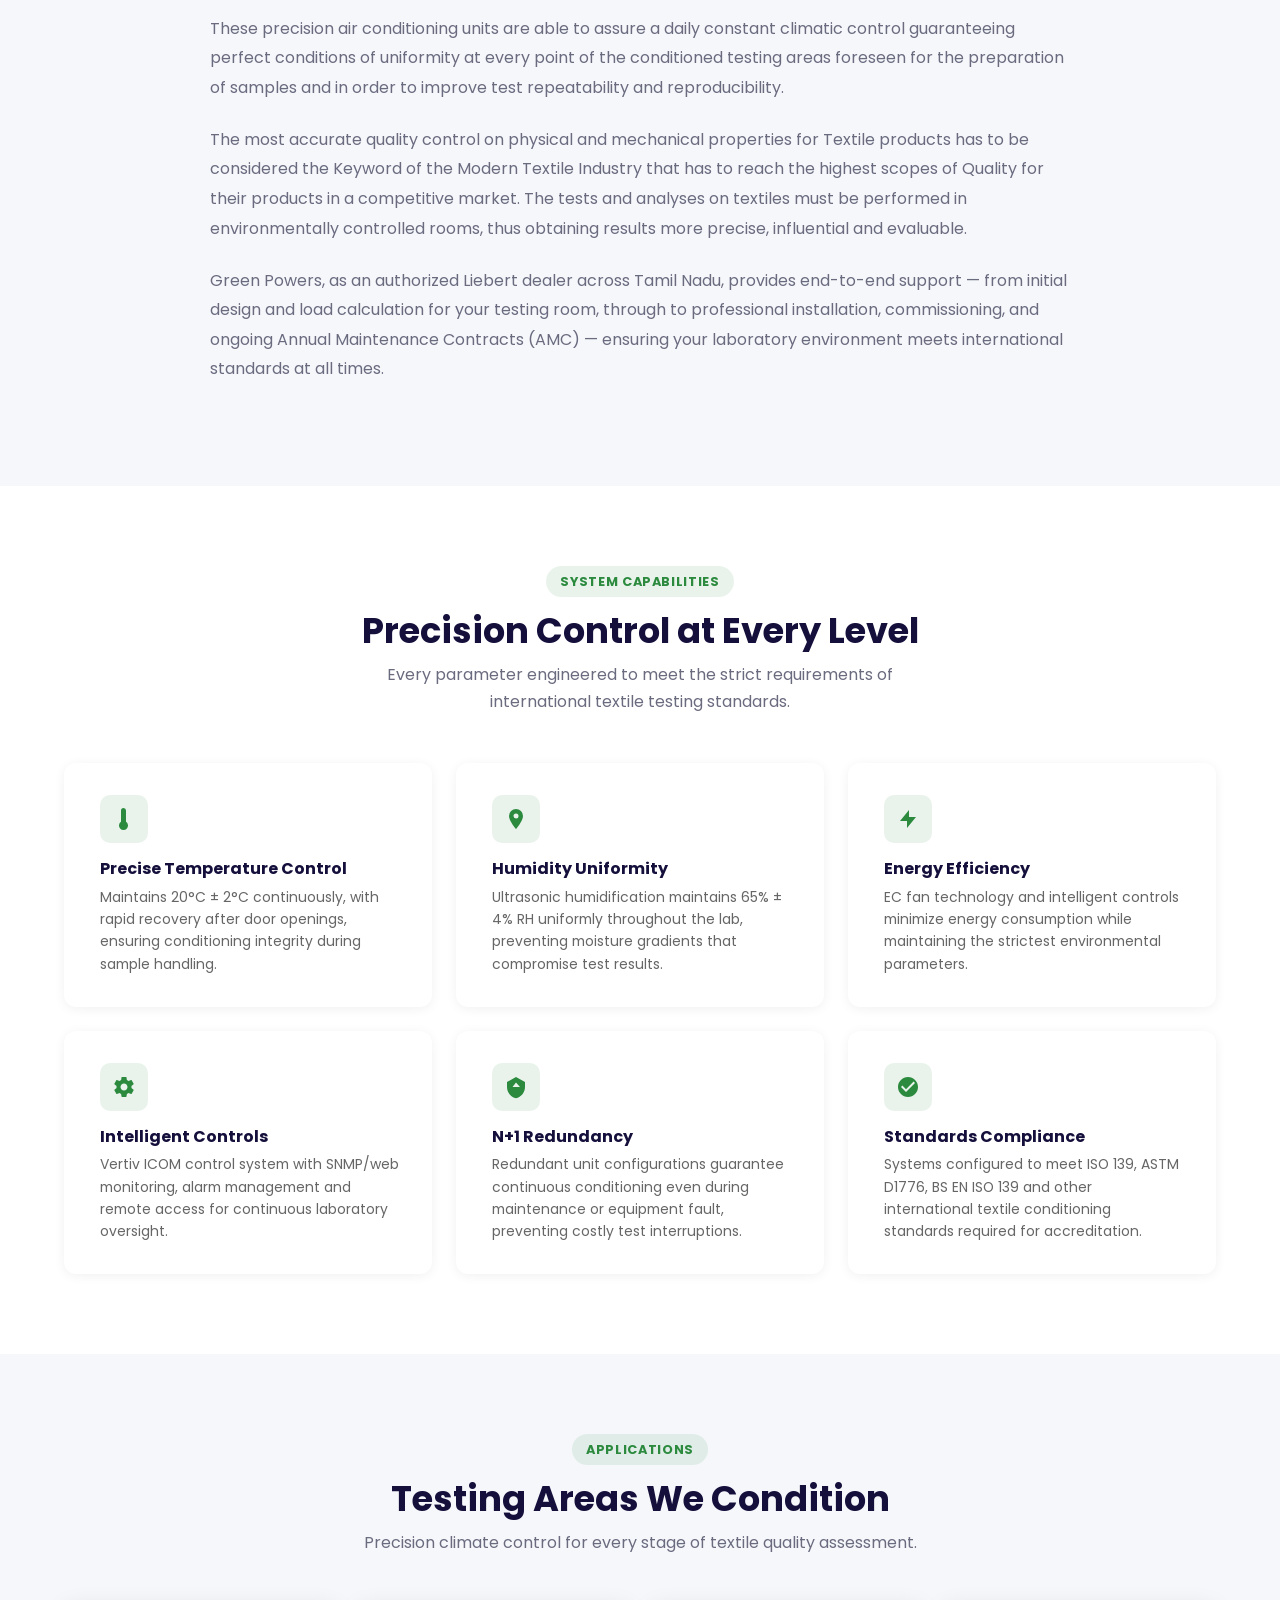
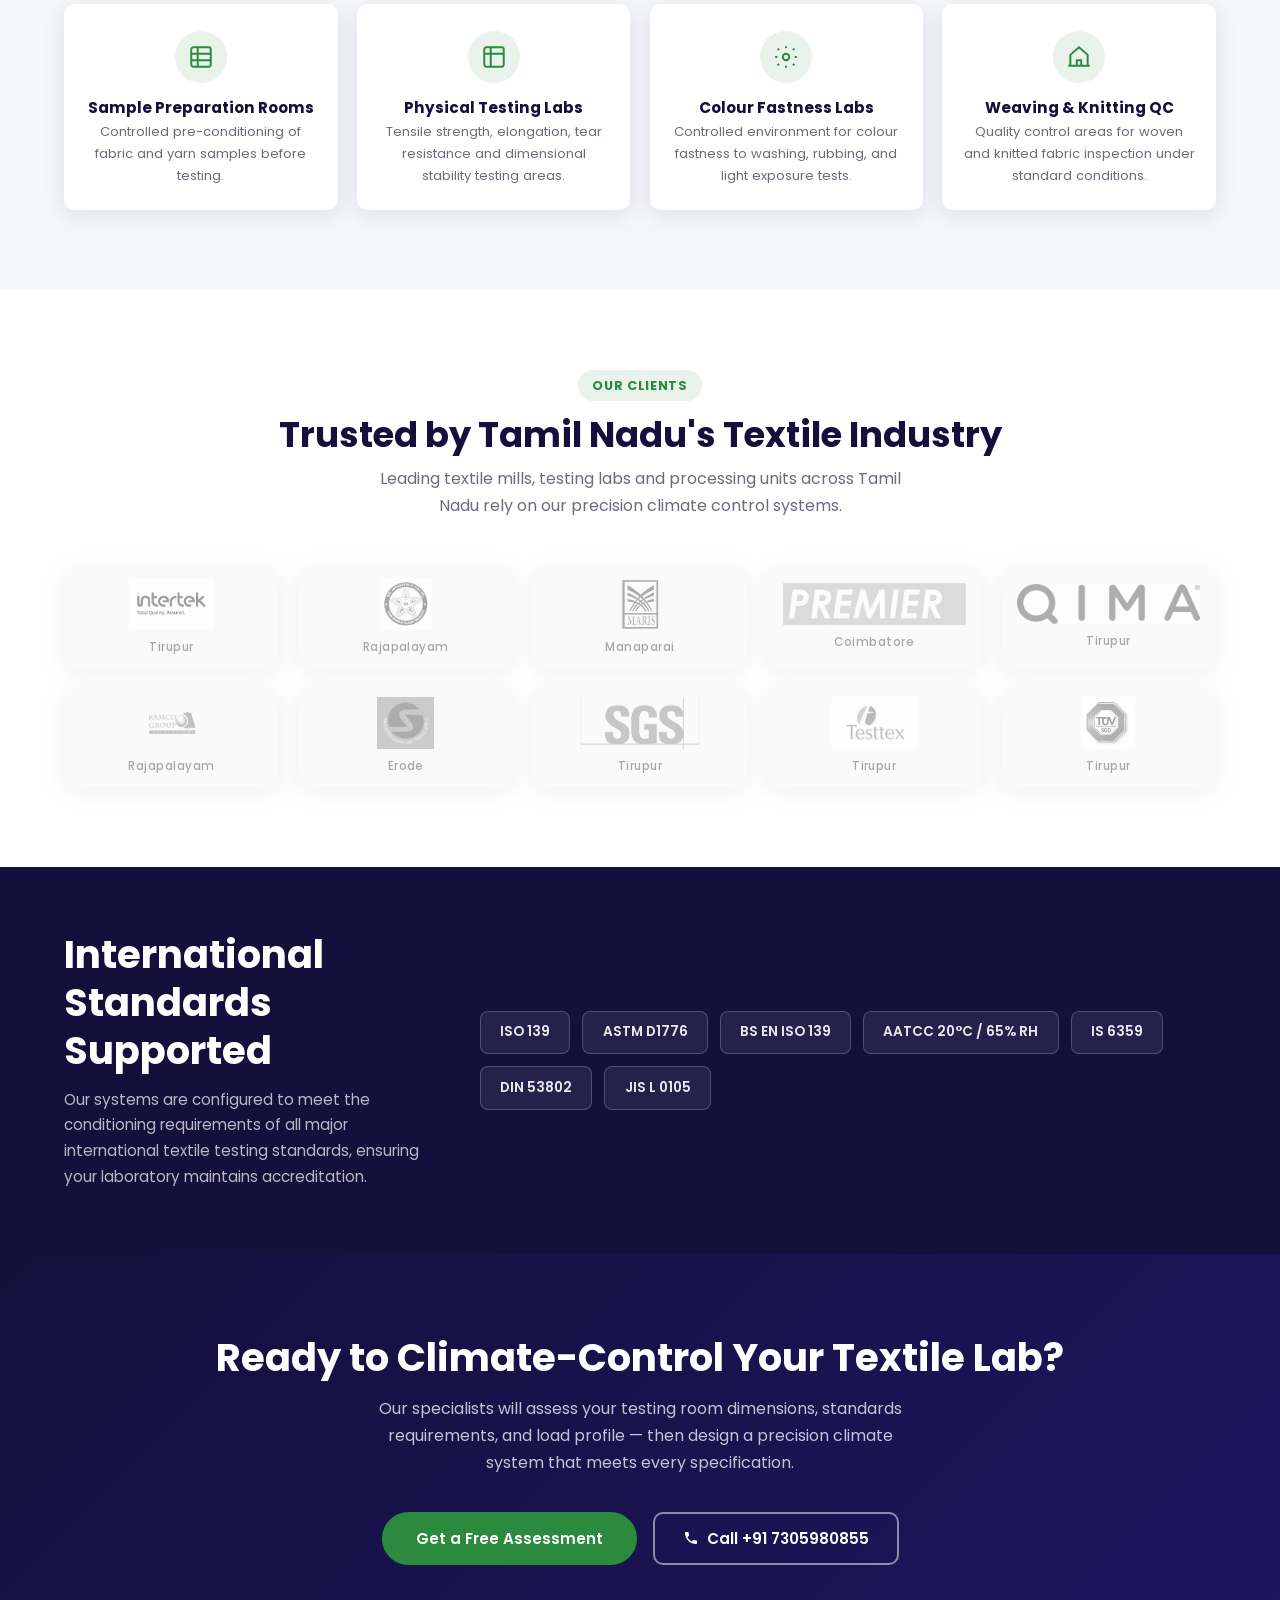
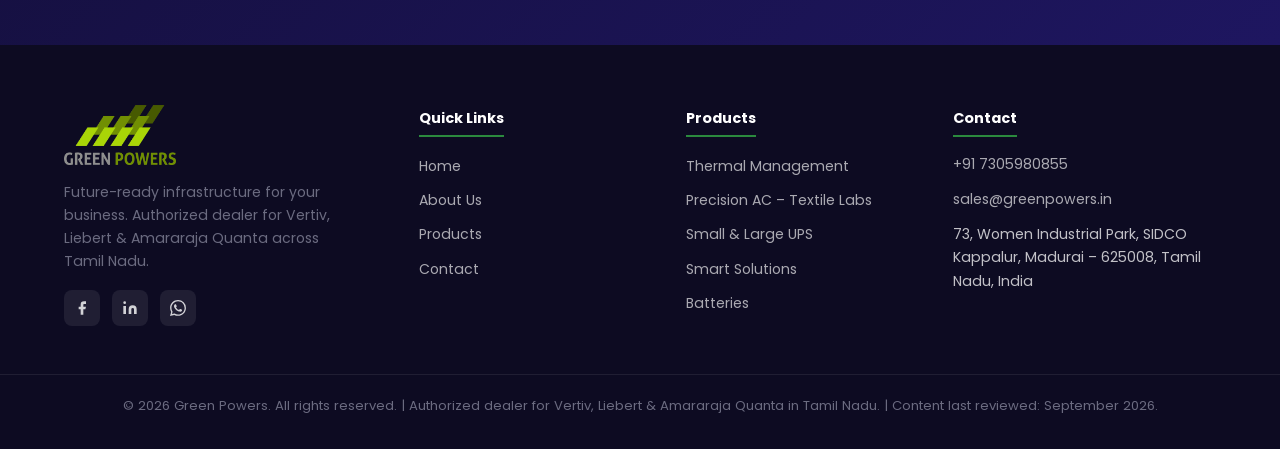
<file: precision-ac-textile-lab.html>
<!DOCTYPE html>
<html lang="en">
<head>
  <meta charset="UTF-8">
  <meta name="viewport" content="width=device-width, initial-scale=1.0">
  <title>Precision AC for Textile Labs | Green Powers</title>
  <meta name="description" content="Green Powers supplies Liebert precision air conditioning for textile testing labs in Tamil Nadu — constant climatic control for accurate, repeatable results.">
  <link rel="canonical" href="https://www.greenpowers.tech/precision-ac-textile-lab">
  <link rel="icon" href="/Green_Power_Transp.png">
  <meta name="google-site-verification" content="S1jk_8TOt4TBKHKMu5BuYWSDKe9ppvMVQrNyrAllNzE">
  <!-- Open Graph -->
  <meta property="og:type" content="website">
  <meta property="og:title" content="Precision Air Conditioner for Textile Laboratories | Green Powers">
  <meta property="og:description" content="Liebert precision AC units for textile testing labs — daily constant climatic control ensuring perfect uniformity for sample preparation and test repeatability.">
  <meta property="og:url" content="https://www.greenpowers.tech/precision-ac-textile-lab">
  <meta property="og:image" content="https://www.greenpowers.tech/Industry-equipment-Air-conditioning-of-plant-drone-aerial-top-view-of-roof-1500x430.jpg">
  <meta property="og:site_name" content="Green Powers">
  <!-- Twitter Card -->
  <meta name="twitter:card" content="summary_large_image">
  <meta name="twitter:title" content="Precision Air Conditioner for Textile Laboratories | Green Powers">
  <meta name="twitter:description" content="Liebert precision AC units for textile testing labs — daily constant climatic control ensuring perfect uniformity for sample preparation and test repeatability.">
  <meta name="twitter:image" content="https://www.greenpowers.tech/Industry-equipment-Air-conditioning-of-plant-drone-aerial-top-view-of-roof-1500x430.jpg">
  <!-- Geo -->
  <meta name="geo.region" content="IN-TN">
  <meta name="geo.placename" content="Tamil Nadu, India">
  <!-- JSON-LD -->
  <script type="application/ld+json">
  {
    "@context": "https://schema.org",
    "@type": "Product",
    "name": "Precision Air Conditioner for Textile Laboratories",
    "description": "Precision air conditioning units for textile testing laboratories ensuring constant climatic control, uniformity and test repeatability for physical and mechanical property testing.",
    "brand": {"@type": "Brand", "name": "Liebert by Vertiv"},
    "seller": {
      "@type": "Organization",
      "name": "Green Powers",
      "url": "https://www.greenpowers.tech",
      "telephone": "+917305980855",
      "areaServed": {"@type": "AdministrativeArea", "name": "Tamil Nadu"}
    }
  }
  </script>
  <script type="application/ld+json">
  {
    "@context": "https://schema.org",
    "@type": "BreadcrumbList",
    "itemListElement": [
      {"@type": "ListItem", "position": 1, "name": "Home", "item": "https://www.greenpowers.tech/"},
      {"@type": "ListItem", "position": 2, "name": "Products", "item": "https://www.greenpowers.tech/products"},
      {"@type": "ListItem", "position": 3, "name": "Thermal Management", "item": "https://www.greenpowers.tech/thermal"},
      {"@type": "ListItem", "position": 4, "name": "Textile Labs", "item": "https://www.greenpowers.tech/precision-ac-textile-lab"}
    ]
  }
  </script>
  <script>(function(w,d,s,l,i){w[l]=w[l]||[];w[l].push({'gtm.start':new Date().getTime(),event:'gtm.js'});var f=d.getElementsByTagName(s)[0],j=d.createElement(s),dl=l!='dataLayer'?'&l='+l:'';j.async=true;j.src='https://www.googletagmanager.com/gtm.js?id='+i+dl;f.parentNode.insertBefore(j,f);})(window,document,'script','dataLayer','GTM-KDLJ2Q44');</script>
<!-- Google tag (gtag.js) -->
  <script async src="https://www.googletagmanager.com/gtag/js?id=G-RKJHMMQ7TC"></script>
  <script>
    window.dataLayer = window.dataLayer || [];
    function gtag(){dataLayer.push(arguments);}
    gtag('js', new Date());
    gtag('config', 'G-RKJHMMQ7TC');
  </script>
  <link rel="stylesheet" href="/style.css">
  <style>
    /* ── Hero ── */
    .textile-hero { position:relative; min-height:75vh; display:flex; align-items:center; background:url('/Industry-equipment-Air-conditioning-of-plant-drone-aerial-top-view-of-roof-1500x430.jpg') center/cover no-repeat; }
    .textile-hero::before { content:''; position:absolute; inset:0; background:linear-gradient(120deg,rgba(13,11,34,.93) 55%,rgba(20,15,59,.7)); }
    .textile-hero::after { content:''; position:absolute; bottom:0; left:0; right:0; height:100px; background:linear-gradient(to top,#fff,transparent); pointer-events:none; }
    .textile-hero .container { position:relative; z-index:1; padding-top:7rem; padding-bottom:5rem; }
    .hero-badge { display:inline-flex; align-items:center; gap:.5rem; background:rgba(43,138,62,.18); border:1px solid rgba(43,138,62,.5); color:#5edd7a; padding:.35rem 1rem; border-radius:20px; font-size:.8rem; font-weight:600; letter-spacing:.04em; text-transform:uppercase; margin-bottom:1.2rem; }
    .hero-badge-dot { width:7px; height:7px; background:#5edd7a; border-radius:50%; animation:pulse 2s infinite; }
    @keyframes pulse{0%,100%{opacity:1;transform:scale(1);}50%{opacity:.5;transform:scale(1.4);}}
    .textile-hero h1 { font-size:clamp(2rem,5vw,3.4rem); color:#fff; line-height:1.15; margin-bottom:1rem; font-weight:800; }
    .textile-hero h1 span { color:#5edd7a; }
    .textile-hero .hero-sub { font-size:1.1rem; color:rgba(255,255,255,.75); max-width:600px; line-height:1.7; margin-bottom:2rem; }
    .hero-ctas { display:flex; flex-wrap:wrap; gap:1rem; align-items:center; }
    .btn-outline-white { display:inline-flex; align-items:center; gap:.5rem; padding:.75rem 1.75rem; border:2px solid rgba(255,255,255,.5); color:#fff; border-radius:var(--radius); font-weight:600; font-size:.95rem; transition:all var(--transition); }
    .btn-outline-white:hover { border-color:#fff; background:rgba(255,255,255,.1); }
    .trust-badges { display:flex; flex-wrap:wrap; gap:.75rem; margin-top:2.5rem; }
    .trust-badge { display:flex; align-items:center; gap:.55rem; background:rgba(255,255,255,.08); border:1px solid rgba(255,255,255,.15); backdrop-filter:blur(8px); padding:.5rem 1rem; border-radius:8px; color:rgba(255,255,255,.9); font-size:.8rem; font-weight:500; }
    .trust-badge svg { color:#5edd7a; flex-shrink:0; }

    /* ── Breadcrumb ── */
    .breadcrumb { display:flex; align-items:center; gap:.4rem; font-size:.82rem; color:rgba(255,255,255,.55); margin-bottom:1.5rem; }
    .breadcrumb a { color:rgba(255,255,255,.55); }
    .breadcrumb a:hover { color:#5edd7a; }
    .breadcrumb span { color:rgba(255,255,255,.4); }

    /* ── Sections ── */
    .section { padding:5rem 0; }
    .section--light { background:var(--light); }

    /* ── Intro 2-col ── */
    .intro-grid { display:grid; grid-template-columns:1fr 1fr; gap:4rem; align-items:center; }
    .intro-img { border-radius:16px; overflow:hidden; box-shadow:0 20px 60px rgba(0,0,0,.12); }
    .intro-img img { width:100%; height:420px; object-fit:cover; display:block; }
    .intro-content h2 { font-size:clamp(1.7rem,3vw,2.3rem); color:var(--primary); margin-bottom:1rem; line-height:1.25; }
    .intro-content p  { color:#555; line-height:1.8; margin-bottom:1.2rem; font-size:.97rem; }
    .feat-list { list-style:none; padding:0; margin:1.2rem 0 2rem; display:flex; flex-direction:column; gap:.65rem; }
    .feat-list li { display:flex; align-items:center; gap:.75rem; color:#444; font-size:.92rem; }
    .feat-list li::before { content:''; width:8px; height:8px; background:var(--accent); border-radius:50%; flex-shrink:0; }

    /* ── Description section ── */
    .desc-section { background:var(--light); padding:5rem 0; }
    .desc-inner { max-width:860px; margin:0 auto; }
    .desc-inner .section-label { display:inline-block; background:rgba(43,138,62,.1); color:var(--accent); padding:.3rem .9rem; border-radius:20px; font-size:.8rem; font-weight:700; letter-spacing:.05em; text-transform:uppercase; margin-bottom:.75rem; }
    .desc-inner h2 { font-size:clamp(1.6rem,3vw,2.2rem); color:var(--primary); margin-bottom:1.5rem; }
    .desc-inner p  { color:var(--text-light); line-height:1.85; margin-bottom:1.4rem; font-size:1rem; }

    /* ── Features grid ── */
    .features-section { padding:5rem 0; }
    .section-heading { text-align:center; margin-bottom:3rem; }
    .section-heading .label { display:inline-block; background:rgba(43,138,62,.1); color:var(--accent); padding:.3rem .9rem; border-radius:20px; font-size:.8rem; font-weight:700; letter-spacing:.05em; text-transform:uppercase; margin-bottom:.75rem; }
    .section-heading h2 { font-size:clamp(1.6rem,3vw,2.2rem); color:var(--primary); margin-bottom:.5rem; }
    .section-heading p  { color:var(--text-light); max-width:560px; margin:0 auto; line-height:1.7; }
    .features-grid { display:grid; grid-template-columns:repeat(3,1fr); gap:1.5rem; }
    .feature-card { background:#fff; border-radius:12px; padding:2rem; box-shadow:0 2px 12px rgba(0,0,0,.06); border-left:4px solid transparent; transition:border-color .25s,transform .25s; }
    .feature-card:hover { border-color:var(--accent); transform:translateY(-3px); }
    .feature-icon { width:48px; height:48px; background:rgba(43,138,62,.1); border-radius:10px; display:flex; align-items:center; justify-content:center; margin-bottom:1rem; color:var(--accent); }
    .feature-card h4 { font-size:1rem; color:var(--primary); margin-bottom:.4rem; font-weight:700; }
    .feature-card p  { color:#666; font-size:.87rem; line-height:1.6; margin:0; }

    /* ── Applications ── */
    .app-grid { display:grid; grid-template-columns:repeat(4,1fr); gap:1.2rem; }
    .app-card { background:#fff; border-radius:var(--radius); padding:1.5rem 1.2rem; text-align:center; box-shadow:var(--shadow); transition:transform var(--transition), box-shadow var(--transition); border-top:3px solid transparent; }
    .app-card:hover { transform:translateY(-4px); box-shadow:var(--shadow-lg); border-top-color:var(--accent); }
    .app-icon { width:52px; height:52px; background:rgba(43,138,62,.1); border-radius:50%; display:flex; align-items:center; justify-content:center; margin:0 auto .9rem; }
    .app-card h4 { font-size:.95rem; color:var(--primary); margin-bottom:.3rem; }
    .app-card p  { font-size:.82rem; color:var(--text-light); margin:0; }

    /* ── Clients ── */
    .clients-section { padding:5rem 0; background:#fff; }
    .clients-grid {
      display: grid;
      grid-template-columns: repeat(5, 1fr);
      gap: 1.2rem;
      margin-top: 2.5rem;
    }
    .client-logo {
      background: var(--light);
      border-radius: var(--radius);
      padding: 1.4rem 1rem;
      display: flex;
      align-items: center;
      justify-content: center;
      flex-direction: column;
      gap: .5rem;
      min-height: 100px;
      box-shadow: var(--shadow);
      transition: box-shadow var(--transition), transform var(--transition);
    }
    .client-logo:hover { box-shadow: var(--shadow-lg); transform: translateY(-3px); }
    .client-logo img {
      max-height: 52px;
      max-width: 100%;
      object-fit: contain;
      filter: grayscale(1);
      opacity: .65;
      transition: filter var(--transition), opacity var(--transition);
    }
    .client-logo:hover img { filter: grayscale(0); opacity: 1; }
    .client-location {
      font-size: .72rem;
      color: var(--text-light);
      font-weight: 500;
      text-align: center;
      letter-spacing: .04em;
    }
    @media(max-width:900px) { .clients-grid { grid-template-columns: repeat(3,1fr); } }
    @media(max-width:500px) { .clients-grid { grid-template-columns: repeat(2,1fr); } }

    /* ── Standards section ── */
    .standards-section { background:var(--primary); padding:4rem 0; }
    .standards-inner { display:grid; grid-template-columns:1fr 2fr; gap:3rem; align-items:center; }
    .standards-title h2 { color:#fff; margin-bottom:.75rem; }
    .standards-title p  { color:rgba(255,255,255,.7); font-size:.95rem; line-height:1.7; margin:0; }
    .standards-list { display:flex; flex-wrap:wrap; gap:.75rem; }
    .standard-badge { background:rgba(255,255,255,.08); border:1px solid rgba(255,255,255,.2); border-radius:8px; padding:.6rem 1.2rem; color:rgba(255,255,255,.9); font-size:.85rem; font-weight:600; }

    /* ── CTA ── */
    .cta-section { background:linear-gradient(135deg,var(--primary) 0%,var(--primary-light) 100%); padding:5rem 0; text-align:center; }
    .cta-section h2 { color:#fff; margin-bottom:.8rem; }
    .cta-section p  { color:rgba(255,255,255,.75); max-width:560px; margin:0 auto 2.2rem; line-height:1.7; }
    .cta-btns { display:flex; flex-wrap:wrap; gap:1rem; justify-content:center; }

    /* ── Responsive ── */
    @media(max-width:900px) {
      .intro-grid  { grid-template-columns:1fr; gap:2.5rem; }
      .intro-img img { height:300px; }
      .features-grid { grid-template-columns:1fr 1fr; }
      .app-grid    { grid-template-columns:1fr 1fr; }
      .standards-inner { grid-template-columns:1fr; gap:2rem; }
    }
    @media(max-width:600px) {
      .features-grid { grid-template-columns:1fr; }
      .app-grid    { grid-template-columns:1fr 1fr; }
      .textile-hero { min-height:85vh; }
    }
  </style>
</head>
<body>
<noscript><iframe src="https://www.googletagmanager.com/ns.html?id=GTM-KDLJ2Q44" height="0" width="0" style="display:none;visibility:hidden"></iframe></noscript>

<header class="site-header" id="siteHeader">
  <nav class="nav-inner">
    <a class="nav-logo" href="/"><img src="/Green_Power_Transp.png" alt="Green Powers Logo"></a>
    <ul class="nav-menu" id="navMenu">
      <li><a href="/">Home</a></li>
      <li><a href="/about-us">About Us</a></li>
      <li class="nav-dropdown" id="productsDropdown">
        <a href="/products" class="active">Products</a>
        <ul class="dropdown-menu">
          <li><a href="/thermal">Thermal Management</a></li>
          <li><a href="/precision-ac-textile-lab">Precision AC – Textile Labs</a></li>
          <li><a href="/small-and-large-ups">Small &amp; Large UPS</a></li>
          <li><a href="/smart-solutions">Smart Solutions</a></li>
          <li><a href="/batteries">Batteries</a></li>
        </ul>
      </li>
      <li><a href="/contact">Contact</a></li>
      <li class="nav-cta"><a href="/contact" class="btn btn-primary">Get a Quote</a></li>
    </ul>
    <div class="burger" id="burger"><span></span><span></span><span></span></div>
  </nav>
  <div class="nav-overlay" id="navOverlay"></div>
</header>

<!-- Hero -->
<section class="textile-hero">
  <div class="container">
    <nav class="breadcrumb" aria-label="Breadcrumb">
      <a href="/">Home</a><span>›</span><a href="/products">Products</a><span>›</span><a href="/thermal">Thermal Management</a><span>›</span><span>Textile Labs</span>
    </nav>
    <div class="hero-badge">
      <span class="hero-badge-dot"></span>
      Liebert Authorized &mdash; Textile Laboratory Cooling
    </div>
    <h1>Precision Air Conditioning<br>for <span>Textile Laboratories</span></h1>
    <p class="hero-sub">Constant climatic control engineered for textile testing environments — ensuring perfect uniformity at every point of the conditioned area for accurate, repeatable, and reproducible test results.</p>
    <div class="hero-ctas">
      <a href="/contact" class="btn btn-primary">Get a Quote</a>
      <a href="tel:+917305980855" class="btn-outline-white">
        <svg width="16" height="16" viewBox="0 0 24 24" fill="currentColor"><path d="M6.6 10.8c1.4 2.8 3.8 5.1 6.6 6.6l2.2-2.2c.3-.3.7-.4 1-.2 1.1.4 2.3.6 3.6.6.6 0 1 .4 1 1V20c0 .6-.4 1-1 1-9.4 0-17-7.6-17-17 0-.6.4-1 1-1h3.5c.6 0 1 .4 1 1 0 1.3.2 2.5.6 3.6.1.3 0 .7-.2 1L6.6 10.8z"/></svg>
        +91 7305980855
      </a>
    </div>
    <div class="trust-badges">
      <div class="trust-badge">
        <svg width="15" height="15" viewBox="0 0 24 24" fill="currentColor"><path d="M12 2L3 7v5c0 5.25 3.75 10.15 9 11.35C17.25 22.15 21 17.25 21 12V7l-9-5z"/></svg>
        Liebert Authorized Dealer
      </div>
      <div class="trust-badge">
        <svg width="15" height="15" viewBox="0 0 24 24" fill="currentColor"><path d="M12 2a10 10 0 1 0 10 10A10 10 0 0 0 12 2zm0 18a8 8 0 1 1 8-8 8 8 0 0 1-8 8zm.5-13H11v6l5.25 3.15.75-1.23-4.5-2.67z"/></svg>
        &plusmn;0.5&deg;C Temperature Accuracy
      </div>
      <div class="trust-badge">
        <svg width="15" height="15" viewBox="0 0 24 24" fill="currentColor"><path d="M12 2C6.48 2 2 6.48 2 12s4.48 10 10 10 10-4.48 10-10S17.52 2 12 2zm-2 15l-5-5 1.41-1.41L10 14.17l7.59-7.59L19 8l-9 9z"/></svg>
        ISO / ASTM Compliant
      </div>
      <div class="trust-badge">
        <svg width="15" height="15" viewBox="0 0 24 24" fill="currentColor"><path d="M13 10V3L4 14h7v7l9-11h-7z"/></svg>
        24/7 Monitoring &amp; Support
      </div>
    </div>
  </div>
</section>

<!-- Intro -->
<section class="section" style="padding-top:0;">
  <div class="container">
    <div class="intro-grid">
      <div class="intro-img">
        <img src="/images/textile.jpg" alt="Liebert Precision Air Conditioning for Textile Testing Laboratory" loading="lazy">
      </div>
      <div class="intro-content">
        <span style="display:inline-block;background:rgba(43,138,62,.1);color:var(--accent);padding:.3rem .9rem;border-radius:20px;font-size:.8rem;font-weight:700;letter-spacing:.05em;text-transform:uppercase;margin-bottom:.75rem;">Liebert by Vertiv</span>
        <h2>Engineered for Textile<br>Testing Precision</h2>
        <p>Green Powers supplies Liebert precision air conditioning units specifically configured for textile laboratory environments. These systems deliver the exacting temperature and humidity conditions required by international textile testing standards — protecting the integrity of every test and analysis.</p>
        <ul class="feat-list">
          <li>Daily constant climatic control with automatic self-correction</li>
          <li>Precision temperature control: 20&deg;C &plusmn; 2&deg;C (per ISO 139)</li>
          <li>Humidity control: 65% &plusmn; 4% RH</li>
          <li>Uniform air distribution at every point of the testing area</li>
          <li>Dedicated zones for sample preparation and testing</li>
          <li>Redundant N+1 configuration for zero-downtime operation</li>
          <li>Energy-efficient EC fan technology</li>
        </ul>
        <a href="/contact" class="btn btn-primary">Request a Quote</a>
      </div>
    </div>
  </div>
</section>

<!-- Description -->
<section class="desc-section">
  <div class="container">
    <div class="desc-inner">
      <span class="section-label">Why It Matters</span>
      <h2>The Foundation of Reliable Textile Testing</h2>
      <p>These precision air conditioning units are able to assure a daily constant climatic control guaranteeing perfect conditions of uniformity at every point of the conditioned testing areas foreseen for the preparation of samples and in order to improve test repeatability and reproducibility.</p>
      <p>The most accurate quality control on physical and mechanical properties for Textile products has to be considered the Keyword of the Modern Textile Industry that has to reach the highest scopes of Quality for their products in a competitive market. The tests and analyses on textiles must be performed in environmentally controlled rooms, thus obtaining results more precise, influential and evaluable.</p>
      <p>Green Powers, as an authorized Liebert dealer across Tamil Nadu, provides end-to-end support — from initial design and load calculation for your testing room, through to professional installation, commissioning, and ongoing Annual Maintenance Contracts (AMC) — ensuring your laboratory environment meets international standards at all times.</p>
    </div>
  </div>
</section>

<!-- Key Features -->
<section class="features-section">
  <div class="container">
    <div class="section-heading">
      <span class="label">System Capabilities</span>
      <h2>Precision Control at Every Level</h2>
      <p>Every parameter engineered to meet the strict requirements of international textile testing standards.</p>
    </div>
    <div class="features-grid">
      <div class="feature-card">
        <div class="feature-icon">
          <svg width="24" height="24" viewBox="0 0 24 24" fill="currentColor"><path d="M14 14.76V3.5a2.5 2.5 0 0 0-5 0v11.26a4.5 4.5 0 1 0 5 0z"/></svg>
        </div>
        <h4>Precise Temperature Control</h4>
        <p>Maintains 20&deg;C &plusmn; 2&deg;C continuously, with rapid recovery after door openings, ensuring conditioning integrity during sample handling.</p>
      </div>
      <div class="feature-card">
        <div class="feature-icon">
          <svg width="24" height="24" viewBox="0 0 24 24" fill="currentColor"><path d="M12 2a7 7 0 0 1 7 7c0 5-7 13-7 13S5 14 5 9a7 7 0 0 1 7-7zm0 9.5a2.5 2.5 0 1 0 0-5 2.5 2.5 0 0 0 0 5z"/></svg>
        </div>
        <h4>Humidity Uniformity</h4>
        <p>Ultrasonic humidification maintains 65% &plusmn; 4% RH uniformly throughout the lab, preventing moisture gradients that compromise test results.</p>
      </div>
      <div class="feature-card">
        <div class="feature-icon">
          <svg width="24" height="24" viewBox="0 0 24 24" fill="currentColor"><path d="M13 10V3L4 14h7v7l9-11h-7z"/></svg>
        </div>
        <h4>Energy Efficiency</h4>
        <p>EC fan technology and intelligent controls minimize energy consumption while maintaining the strictest environmental parameters.</p>
      </div>
      <div class="feature-card">
        <div class="feature-icon">
          <svg width="24" height="24" viewBox="0 0 24 24" fill="currentColor"><path d="M19.43 12.98c.04-.32.07-.64.07-.98s-.03-.66-.07-.98l2.11-1.65c.19-.15.24-.42.12-.64l-2-3.46c-.12-.22-.39-.3-.61-.22l-2.49 1c-.52-.4-1.08-.73-1.69-.98l-.38-2.65C14.46 2.18 14.25 2 14 2h-4c-.25 0-.46.18-.49.42l-.38 2.65c-.61.25-1.17.59-1.69.98l-2.49-1c-.23-.09-.49 0-.61.22l-2 3.46c-.13.22-.07.49.12.64l2.11 1.65c-.04.32-.07.65-.07.98s.03.66.07.98l-2.11 1.65c-.19.15-.24.42-.12.64l2 3.46c.12.22.39.3.61.22l2.49-1c.52.4 1.08.73 1.69.98l.38 2.65c.03.24.24.42.49.42h4c.25 0 .46-.18.49-.42l.38-2.65c.61-.25 1.17-.59 1.69-.98l2.49 1c.23.09.49 0 .61-.22l2-3.46c.12-.22.07-.49-.12-.64l-2.11-1.65zM12 15.5c-1.93 0-3.5-1.57-3.5-3.5s1.57-3.5 3.5-3.5 3.5 1.57 3.5 3.5-1.57 3.5-3.5 3.5z"/></svg>
        </div>
        <h4>Intelligent Controls</h4>
        <p>Vertiv ICOM control system with SNMP/web monitoring, alarm management and remote access for continuous laboratory oversight.</p>
      </div>
      <div class="feature-card">
        <div class="feature-icon">
          <svg width="24" height="24" viewBox="0 0 24 24" fill="currentColor"><path d="M12 2L3 7v5c0 5.25 3.75 10.15 9 11.35C17.25 22.15 21 17.25 21 12V7l-9-5zm0 5.5l4 4.5H8.5L12 7.5z"/></svg>
        </div>
        <h4>N+1 Redundancy</h4>
        <p>Redundant unit configurations guarantee continuous conditioning even during maintenance or equipment fault, preventing costly test interruptions.</p>
      </div>
      <div class="feature-card">
        <div class="feature-icon">
          <svg width="24" height="24" viewBox="0 0 24 24" fill="currentColor"><path d="M12 2C6.48 2 2 6.48 2 12s4.48 10 10 10 10-4.48 10-10S17.52 2 12 2zm-2 15l-5-5 1.41-1.41L10 14.17l7.59-7.59L19 8l-9 9z"/></svg>
        </div>
        <h4>Standards Compliance</h4>
        <p>Systems configured to meet ISO 139, ASTM D1776, BS EN ISO 139 and other international textile conditioning standards required for accreditation.</p>
      </div>
    </div>
  </div>
</section>

<!-- Applications -->
<section class="section section--light">
  <div class="container">
    <div class="section-heading">
      <span class="label">Applications</span>
      <h2>Testing Areas We Condition</h2>
      <p>Precision climate control for every stage of textile quality assessment.</p>
    </div>
    <div class="app-grid">
      <div class="app-card">
        <div class="app-icon">
          <svg width="26" height="26" viewBox="0 0 24 24" fill="none" stroke="var(--accent)" stroke-width="1.8"><rect x="3" y="3" width="18" height="18" rx="2"/><path d="M3 9h18M3 15h18M9 3v18"/></svg>
        </div>
        <h4>Sample Preparation Rooms</h4>
        <p>Controlled pre-conditioning of fabric and yarn samples before testing.</p>
      </div>
      <div class="app-card">
        <div class="app-icon">
          <svg width="26" height="26" viewBox="0 0 24 24" fill="none" stroke="var(--accent)" stroke-width="1.8"><path d="M9 3H5a2 2 0 00-2 2v4m6-6h10a2 2 0 012 2v4M9 3v18m0 0h10a2 2 0 002-2V9M9 21H5a2 2 0 01-2-2V9m0 0h18"/></svg>
        </div>
        <h4>Physical Testing Labs</h4>
        <p>Tensile strength, elongation, tear resistance and dimensional stability testing areas.</p>
      </div>
      <div class="app-card">
        <div class="app-icon">
          <svg width="26" height="26" viewBox="0 0 24 24" fill="none" stroke="var(--accent)" stroke-width="1.8"><circle cx="12" cy="12" r="3"/><path d="M12 2v2M12 20v2M4.22 4.22l1.42 1.42M18.36 18.36l1.42 1.42M2 12h2M20 12h2M4.22 19.78l1.42-1.42M18.36 5.64l1.42-1.42"/></svg>
        </div>
        <h4>Colour Fastness Labs</h4>
        <p>Controlled environment for colour fastness to washing, rubbing, and light exposure tests.</p>
      </div>
      <div class="app-card">
        <div class="app-icon">
          <svg width="26" height="26" viewBox="0 0 24 24" fill="none" stroke="var(--accent)" stroke-width="1.8"><path d="M2 20h20M4 20V10l8-7 8 7v10"/><path d="M10 20v-5h4v5"/></svg>
        </div>
        <h4>Weaving &amp; Knitting QC</h4>
        <p>Quality control areas for woven and knitted fabric inspection under standard conditions.</p>
      </div>
    </div>
  </div>
</section>

<!-- Clients -->
<section class="clients-section">
  <div class="container">
    <div class="section-heading">
      <span class="label">Our Clients</span>
      <h2>Trusted by Tamil Nadu's Textile Industry</h2>
      <p>Leading textile mills, testing labs and processing units across Tamil Nadu rely on our precision climate control systems.</p>
    </div>
    <div class="clients-grid">
      <div class="client-logo">
        <img src="/images/textile-clients/Intertek-Tirupur.jpg" alt="Intertek" loading="lazy">
        <span class="client-location">Tirupur</span>
      </div>
      <div class="client-logo">
        <img src="/images/textile-clients/Jayajothi-and-Co-Rajapalayam.jpg" alt="Jayajothi and Co" loading="lazy">
        <span class="client-location">Rajapalayam</span>
      </div>
      <div class="client-logo">
        <img src="/images/textile-clients/Maris-Spinners-Manaparai.png" alt="Maris Spinners" loading="lazy">
        <span class="client-location">Manaparai</span>
      </div>
      <div class="client-logo">
        <img src="/images/textile-clients/Premier-Evolvics-Coimbatore.jpg" alt="Premier Evolvics" loading="lazy">
        <span class="client-location">Coimbatore</span>
      </div>
      <div class="client-logo">
        <img src="/images/textile-clients/QIMA-Tirupur.png" alt="QIMA" loading="lazy">
        <span class="client-location">Tirupur</span>
      </div>
      <div class="client-logo">
        <img src="/images/textile-clients/Rajapalayam-Mills-Limited-Rajapalayam.png" alt="Rajapalayam Mills Limited" loading="lazy">
        <span class="client-location">Rajapalayam</span>
      </div>
      <div class="client-logo">
        <img src="/images/textile-clients/Santhi-Processing-Erode.jpg" alt="Santhi Processing" loading="lazy">
        <span class="client-location">Erode</span>
      </div>
      <div class="client-logo">
        <img src="/images/textile-clients/SGS-Tirupur.png" alt="SGS" loading="lazy">
        <span class="client-location">Tirupur</span>
      </div>
      <div class="client-logo">
        <img src="/images/textile-clients/Testtex-Tirupur.jpg" alt="Testtex" loading="lazy">
        <span class="client-location">Tirupur</span>
      </div>
      <div class="client-logo">
        <img src="/images/textile-clients/TUV-South-Asia-Tirupur.jpg" alt="TUV South Asia" loading="lazy">
        <span class="client-location">Tirupur</span>
      </div>
    </div>
  </div>
</section>

<!-- Standards -->
<section class="standards-section">
  <div class="container">
    <div class="standards-inner">
      <div class="standards-title">
        <h2>International Standards Supported</h2>
        <p>Our systems are configured to meet the conditioning requirements of all major international textile testing standards, ensuring your laboratory maintains accreditation.</p>
      </div>
      <div class="standards-list">
        <span class="standard-badge">ISO 139</span>
        <span class="standard-badge">ASTM D1776</span>
        <span class="standard-badge">BS EN ISO 139</span>
        <span class="standard-badge">AATCC 20°C / 65% RH</span>
        <span class="standard-badge">IS 6359</span>
        <span class="standard-badge">DIN 53802</span>
        <span class="standard-badge">JIS L 0105</span>
      </div>
    </div>
  </div>
</section>

<!-- CTA -->
<section class="cta-section">
  <div class="container">
    <h2>Ready to Climate-Control Your Textile Lab?</h2>
    <p>Our specialists will assess your testing room dimensions, standards requirements, and load profile — then design a precision climate system that meets every specification.</p>
    <div class="cta-btns">
      <a href="/contact" class="btn btn-primary">Get a Free Assessment</a>
      <a href="tel:+917305980855" class="btn-outline-white">
        <svg width="16" height="16" viewBox="0 0 24 24" fill="currentColor"><path d="M6.6 10.8c1.4 2.8 3.8 5.1 6.6 6.6l2.2-2.2c.3-.3.7-.4 1-.2 1.1.4 2.3.6 3.6.6.6 0 1 .4 1 1V20c0 .6-.4 1-1 1-9.4 0-17-7.6-17-17 0-.6.4-1 1-1h3.5c.6 0 1 .4 1 1 0 1.3.2 2.5.6 3.6.1.3 0 .7-.2 1L6.6 10.8z"/></svg>
        Call +91 7305980855
      </a>
    </div>
  </div>
</section>

<footer class="site-footer">
  <div class="container">
    <div class="footer-grid">
      <div class="footer-logo">
        <img src="/Green_Power_Transp.png" alt="Green Powers">
        <p>Future-ready infrastructure for your business. Authorized dealer for Vertiv, Liebert &amp; Amararaja Quanta across Tamil Nadu.</p>
        <div class="footer-social">
          <a href="https://www.facebook.com/greenpowers.tech" target="_blank" rel="noopener" class="social-btn" aria-label="Facebook"><svg viewBox="0 0 24 24" fill="rgba(255,255,255,.8)" width="16" height="16"><path d="M18 2h-3a5 5 0 00-5 5v3H7v4h3v8h4v-8h3l1-4h-4V7a1 1 0 011-1h3z"/></svg></a>
          <a href="https://www.linkedin.com/company/greenpowers" target="_blank" rel="noopener" class="social-btn" aria-label="LinkedIn"><svg viewBox="0 0 24 24" fill="rgba(255,255,255,.8)" width="16" height="16"><path d="M16 8a6 6 0 016 6v7h-4v-7a2 2 0 00-2-2 2 2 0 00-2 2v7h-4v-7a6 6 0 016-6zM2 9h4v12H2z"/><circle cx="4" cy="4" r="2"/></svg></a>
          <a href="https://wa.me/917305980855" target="_blank" rel="noopener" class="social-btn" aria-label="WhatsApp"><svg viewBox="0 0 24 24" fill="rgba(255,255,255,.8)" width="16" height="16"><path d="M17.472 14.382c-.297-.149-1.758-.867-2.03-.967-.273-.099-.471-.148-.67.15-.197.297-.767.966-.94 1.164-.173.199-.347.223-.644.075-.297-.15-1.255-.463-2.39-1.475-.883-.788-1.48-1.761-1.653-2.059-.173-.297-.018-.458.13-.606.134-.133.298-.347.446-.52.149-.174.198-.298.298-.497.099-.198.05-.371-.025-.52-.075-.149-.669-1.612-.916-2.207-.242-.579-.487-.5-.669-.51-.173-.008-.371-.01-.57-.01-.198 0-.52.074-.792.372-.272.297-1.04 1.016-1.04 2.479 0 1.462 1.065 2.875 1.213 3.074.149.198 2.096 3.2 5.077 4.487.709.306 1.262.489 1.694.625.712.227 1.36.195 1.871.118.571-.085 1.758-.719 2.006-1.413.248-.694.248-1.289.173-1.413-.074-.124-.272-.198-.57-.347m-5.421 7.403h-.004a9.87 9.87 0 01-5.031-1.378l-.361-.214-3.741.982.998-3.648-.235-.374a9.86 9.86 0 01-1.51-5.26c.001-5.45 4.436-9.884 9.888-9.884 2.64 0 5.122 1.03 6.988 2.898a9.825 9.825 0 012.893 6.994c-.003 5.45-4.437 9.884-9.885 9.884m8.413-18.297A11.815 11.815 0 0012.05 0C5.495 0 .16 5.335.157 11.892c0 2.096.547 4.142 1.588 5.945L.057 24l6.305-1.654a11.882 11.882 0 005.683 1.448h.005c6.554 0 11.89-5.335 11.893-11.893a11.821 11.821 0 00-3.48-8.413z"/></svg></a>
        </div>
      </div>
      <div class="footer-col"><h5>Quick Links</h5><ul class="footer-links"><li><a href="/">Home</a></li><li><a href="/about-us">About Us</a></li><li><a href="/products">Products</a></li><li><a href="/contact">Contact</a></li></ul></div>
      <div class="footer-col"><h5>Products</h5><ul class="footer-links"><li><a href="/thermal">Thermal Management</a></li><li><a href="/precision-ac-textile-lab">Precision AC – Textile Labs</a></li><li><a href="/small-and-large-ups">Small &amp; Large UPS</a></li><li><a href="/smart-solutions">Smart Solutions</a></li><li><a href="/batteries">Batteries</a></li></ul></div>
      <div class="footer-col"><h5>Contact</h5><ul class="footer-contact"><li><span><a href="tel:+917305980855">+91 7305980855</a></span></li><li><span><a href="mailto:sales@greenpowers.in">sales@greenpowers.in</a></span></li><li><span>73, Women Industrial Park, SIDCO Kappalur, Madurai – 625008, Tamil Nadu, India</span></li></ul></div>
    </div>
  </div>
  <div class="footer-bottom"><div class="container"><p>&copy; 2026 Green Powers. All rights reserved. | Authorized dealer for Vertiv, Liebert &amp; Amararaja Quanta in Tamil Nadu. | Content last reviewed: September 2026.</p></div></div>
</footer>

<script>
  const header = document.getElementById('siteHeader');
  window.addEventListener('scroll', () => { header.classList.toggle('scrolled', window.scrollY > 60); });
  if(window.location.pathname !== '/') header.classList.add('scrolled');
  const burger = document.getElementById('burger');
  const navMenu = document.getElementById('navMenu');
  const overlay = document.getElementById('navOverlay');
  burger.addEventListener('click', () => { burger.classList.toggle('open'); navMenu.classList.toggle('open'); overlay.classList.toggle('show'); });
  overlay.addEventListener('click', () => { burger.classList.remove('open'); navMenu.classList.remove('open'); overlay.classList.remove('show'); });
  document.getElementById('productsDropdown').addEventListener('click', function(e) { if(window.innerWidth<=768){e.preventDefault();this.classList.toggle('open');} });
</script>
</body>
</html>
</file>
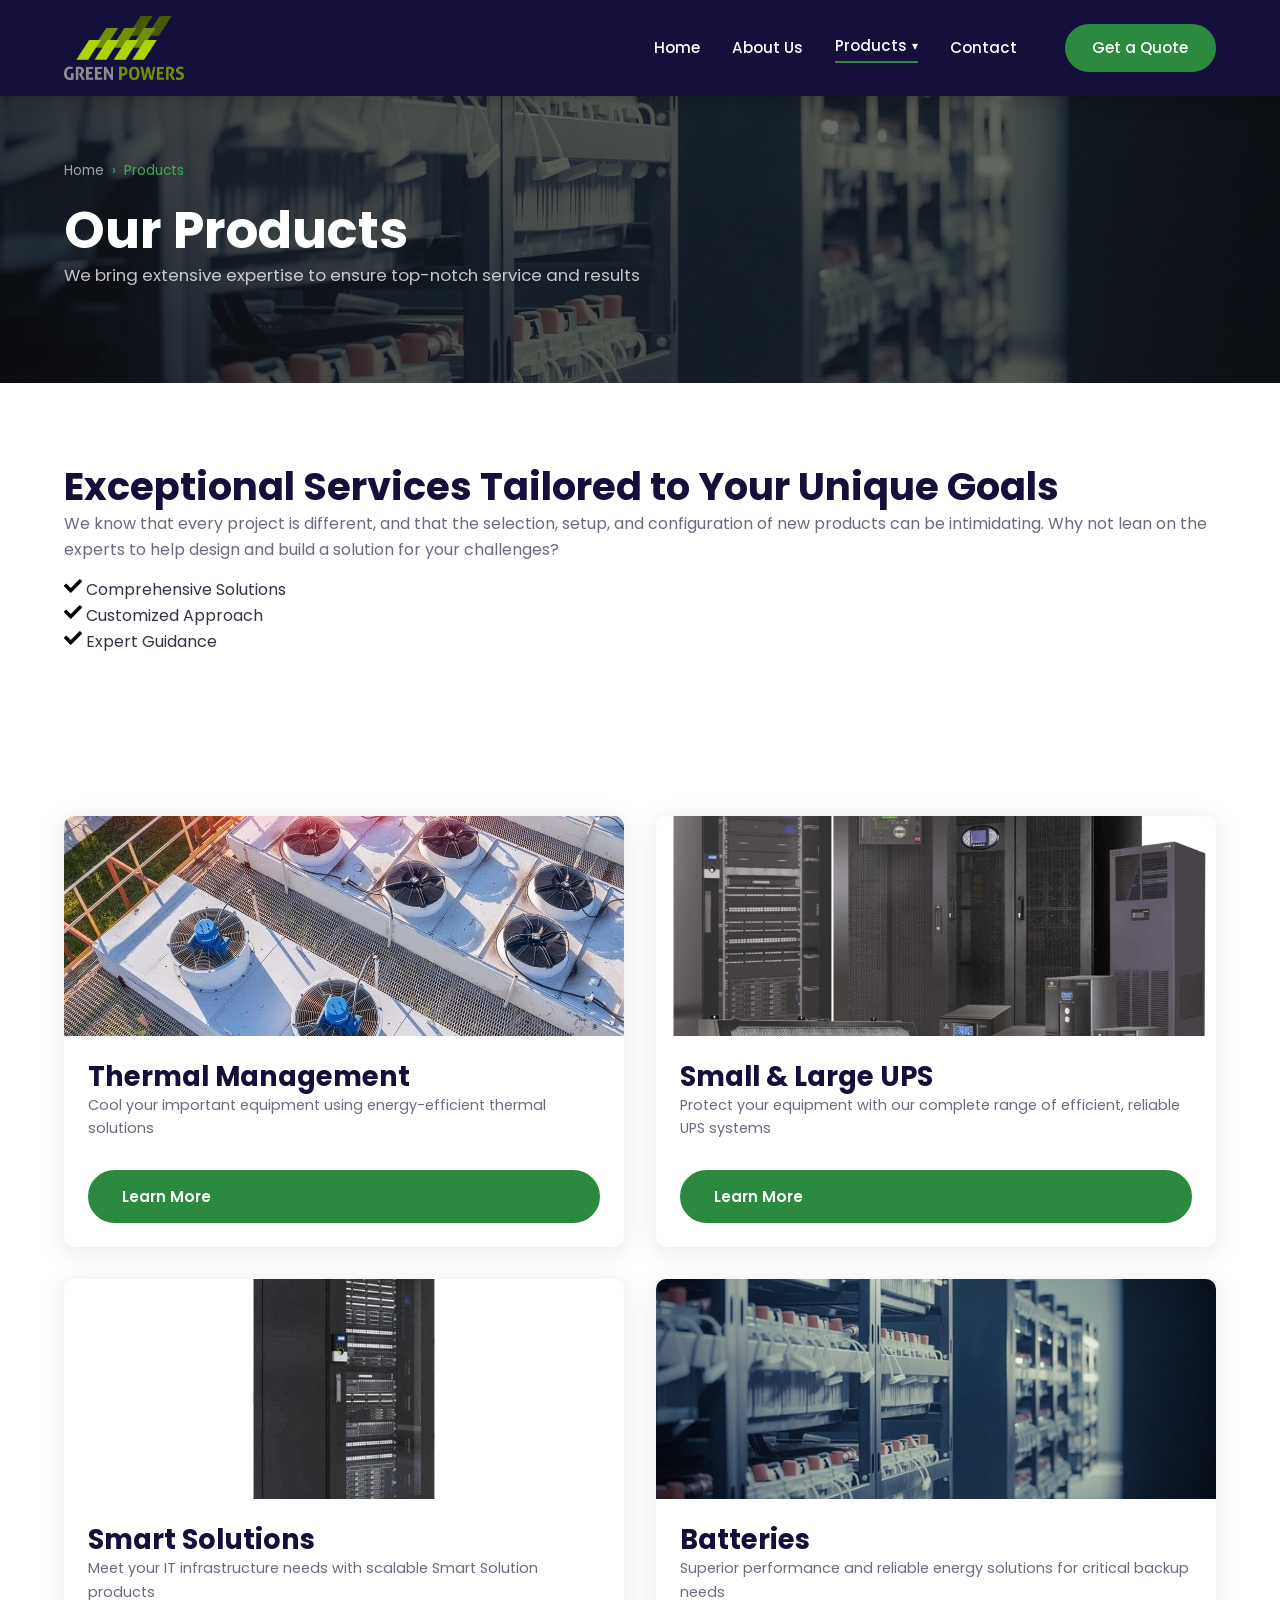
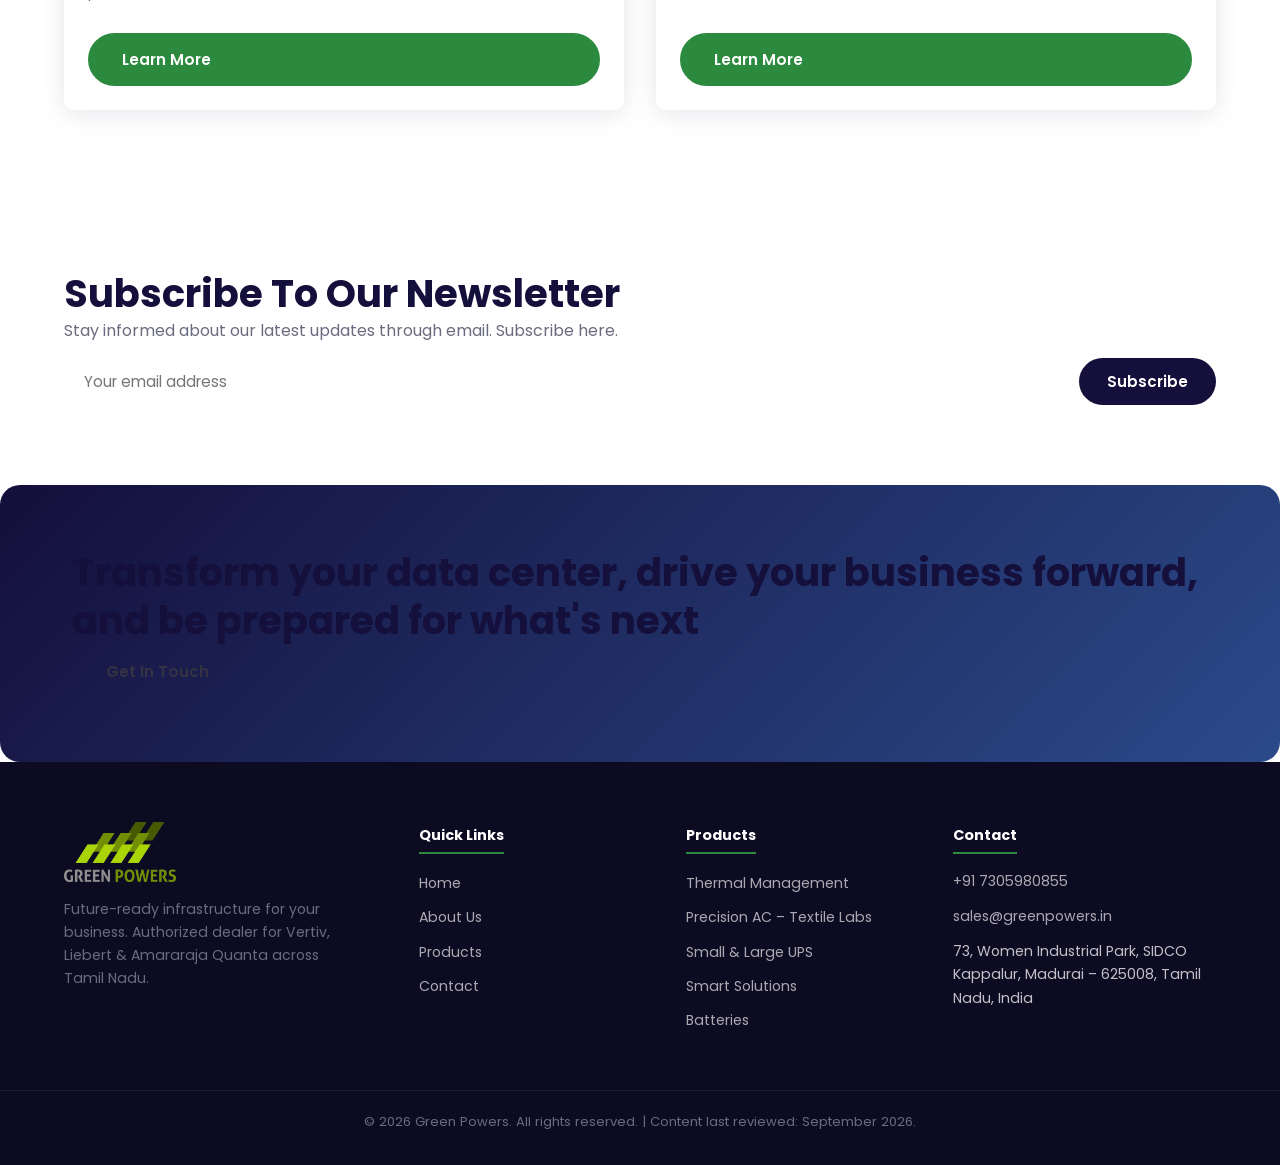
<file: products.html>
﻿<!DOCTYPE html>
<html lang="en">
<head>
  <meta charset="UTF-8">
  <meta name="viewport" content="width=device-width, initial-scale=1.0">
  <title>Products | Green Powers</title>
  <meta name="description" content="Explore Green Powers' full range of Vertiv Online UPS, Liebert Precision AC, Smart Solutions &amp; Amararaja Quanta Batteries across Tamil Nadu.">
  <link rel="canonical" href="https://www.greenpowers.tech/products">
  <!-- Open Graph -->
  <meta property="og:type" content="website">
  <meta property="og:title" content="Products | Green Powers – UPS, Precision AC, Smart Solutions &amp; Batteries">
  <meta property="og:description" content="Vertiv Online UPS, Liebert Precision Air Conditioners, Amararaja Quanta Batteries and Smart Infrastructure Solutions for Tamil Nadu businesses.">
  <meta property="og:url" content="https://www.greenpowers.tech/products">
  <meta property="og:image" content="https://www.greenpowers.tech/Industry-equipment-Air-conditioning-of-plant-drone-aerial-top-view-of-roof-1500x430.jpg">
  <meta property="og:site_name" content="Green Powers">
  <!-- Twitter Card -->
  <meta name="twitter:card" content="summary_large_image">
  <meta name="twitter:title" content="Products | Green Powers – UPS, Precision AC, Smart Solutions &amp; Batteries">
  <meta name="twitter:description" content="Vertiv Online UPS, Liebert Precision Air Conditioners, Amararaja Quanta Batteries and Smart Infrastructure Solutions for Tamil Nadu businesses.">
  <meta name="twitter:image" content="https://www.greenpowers.tech/Industry-equipment-Air-conditioning-of-plant-drone-aerial-top-view-of-roof-1500x430.jpg">
  <!-- Geo Targeting – Tamil Nadu, India -->
  <meta name="geo.region" content="IN-TN">
  <meta name="geo.placename" content="Tamil Nadu, India">
  <meta name="geo.position" content="11.1271;78.6569">
  <meta name="ICBM" content="11.1271, 78.6569">
  <link rel="icon" href="/Green_Power_Transp.png">
  <meta name="google-site-verification" content="S1jk_8TOt4TBKHKMu5BuYWSDKe9ppvMVQrNyrAllNzE">
  <script>(function(w,d,s,l,i){w[l]=w[l]||[];w[l].push({'gtm.start':new Date().getTime(),event:'gtm.js'});var f=d.getElementsByTagName(s)[0],j=d.createElement(s),dl=l!='dataLayer'?'&l='+l:'';j.async=true;j.src='https://www.googletagmanager.com/gtm.js?id='+i+dl;f.parentNode.insertBefore(j,f);})(window,document,'script','dataLayer','GTM-KDLJ2Q44');</script>
<!-- Google tag (gtag.js) -->
  <script async src="https://www.googletagmanager.com/gtag/js?id=G-RKJHMMQ7TC"></script>
  <script>
    window.dataLayer = window.dataLayer || [];
    function gtag(){dataLayer.push(arguments);}
    gtag('js', new Date());
    gtag('config', 'G-RKJHMMQ7TC');
  </script>
  <link rel="stylesheet" href="/style.css">
  <script type="application/ld+json">
  {
    "@context": "https://schema.org",
    "@type": "ItemList",
    "name": "Green Powers Product Range",
    "description": "Complete power infrastructure products for Tamil Nadu — Vertiv UPS, Liebert Precision Cooling, Amararaja Quanta Batteries and Smart Solutions.",
    "url": "https://www.greenpowers.tech/products",
    "itemListElement": [
      {"@type": "ListItem", "position": 1, "name": "Thermal Management", "url": "https://www.greenpowers.tech/thermal"},
      {"@type": "ListItem", "position": 2, "name": "Small & Large UPS", "url": "https://www.greenpowers.tech/small-and-large-ups"},
      {"@type": "ListItem", "position": 3, "name": "Smart Solutions", "url": "https://www.greenpowers.tech/smart-solutions"},
      {"@type": "ListItem", "position": 4, "name": "Batteries", "url": "https://www.greenpowers.tech/batteries"}
    ]
  }
  </script>
  <script type="application/ld+json">
  {
    "@context": "https://schema.org",
    "@type": "BreadcrumbList",
    "itemListElement": [
      {"@type": "ListItem", "position": 1, "name": "Home", "item": "https://www.greenpowers.tech/"},
      {"@type": "ListItem", "position": 2, "name": "Products", "item": "https://www.greenpowers.tech/products"}
    ]
  }
  </script>
</head>
<body>
<noscript><iframe src="https://www.googletagmanager.com/ns.html?id=GTM-KDLJ2Q44" height="0" width="0" style="display:none;visibility:hidden"></iframe></noscript>

<header class="site-header scrolled" id="siteHeader">
  <nav class="nav-inner">
    <a class="nav-logo" href="/"><img src="/Green_Power_Transp.png" alt="Green Powers Logo"></a>
    <ul class="nav-menu" id="navMenu">
      <li><a href="/">Home</a></li>
      <li><a href="/about-us">About Us</a></li>
      <li class="nav-dropdown" id="productsDropdown">
        <a href="/products" class="active">Products</a>
        <ul class="dropdown-menu">
          <li><a href="/thermal">Thermal Management</a></li>
          <li><a href="/precision-ac-textile-lab">Precision AC &ndash; Textile Labs</a></li>
          <li><a href="/small-and-large-ups">Small &amp; Large UPS</a></li>
          <li><a href="/smart-solutions">Smart Solutions</a></li>
          <li><a href="/batteries">Batteries</a></li>
        </ul>
      </li>
      <li><a href="/contact">Contact</a></li>
      <li class="nav-cta"><a href="/contact" class="btn btn-primary">Get a Quote</a></li>
    </ul>
    <div class="burger" id="burger"><span></span><span></span><span></span></div>
  </nav>
  <div class="nav-overlay" id="navOverlay"></div>
</header>

<!-- Page Hero -->
<section class="page-hero" style="background-image: linear-gradient(rgba(16,16,16,0.6), rgba(16,16,16,0.6)), url('/images/data-center-2476790_1280.jpg'); background-size: cover; background-position: center;">
  <div class="container">
    <nav class="breadcrumb" aria-label="Breadcrumb">
      <a href="/">Home</a> <span>&rsaquo;</span> <span>Products</span>
    </nav>
    <h1>Our Products</h1>
    <p>We bring extensive expertise to ensure top-notch service and results</p>
  </div>
</section>

<!-- Services Intro Section -->
<section class="section">
  <div class="container">
    <div class="services-intro-grid">
      <div class="services-intro-text">
        <h2>Exceptional Services Tailored to Your Unique Goals</h2>
        <p>We know that every project is different, and that the selection, setup, and configuration of new products can be intimidating. Why not lean on the experts to help design and build a solution for your challenges?</p>
        <ul class="checkmark-list">
          <li>
            <svg viewBox="0 0 512 512" width="18" height="18" xmlns="http://www.w3.org/2000/svg" aria-hidden="true"><path d="M173.898 439.404l-166.4-166.4c-9.997-9.997-9.997-26.206 0-36.204l36.203-36.204c9.997-9.998 26.207-9.998 36.204 0L192 312.69 432.095 72.596c9.997-9.997 26.207-9.997 36.204 0l36.203 36.204c9.997 9.997 9.997 26.206 0 36.204l-294.4 294.401c-9.998 9.997-26.207 9.997-36.204-.001z"/></svg>
            Comprehensive Solutions
          </li>
          <li>
            <svg viewBox="0 0 512 512" width="18" height="18" xmlns="http://www.w3.org/2000/svg" aria-hidden="true"><path d="M173.898 439.404l-166.4-166.4c-9.997-9.997-9.997-26.206 0-36.204l36.203-36.204c9.997-9.998 26.207-9.998 36.204 0L192 312.69 432.095 72.596c9.997-9.997 26.207-9.997 36.204 0l36.203 36.204c9.997 9.997 9.997 26.206 0 36.204l-294.4 294.401c-9.998 9.997-26.207 9.997-36.204-.001z"/></svg>
            Customized Approach
          </li>
          <li>
            <svg viewBox="0 0 512 512" width="18" height="18" xmlns="http://www.w3.org/2000/svg" aria-hidden="true"><path d="M173.898 439.404l-166.4-166.4c-9.997-9.997-9.997-26.206 0-36.204l36.203-36.204c9.997-9.998 26.207-9.998 36.204 0L192 312.69 432.095 72.596c9.997-9.997 26.207-9.997 36.204 0l36.203 36.204c9.997 9.997 9.997 26.206 0 36.204l-294.4 294.401c-9.998 9.997-26.207 9.997-36.204-.001z"/></svg>
            Expert Guidance
          </li>
        </ul>
      </div>
    </div>
  </div>
</section>

<!-- Product Cards Section -->
<section class="section section-light">
  <div class="container">
    <div class="grid grid-2">

      <div class="product-card">
        <div class="product-card-img">
          <img src="/Industry-equipment-Air-conditioning-of-plant-drone-aerial-top-view-of-roof-1500x430.jpg" alt="Thermal Management — Liebert Precision Air Conditioners" loading="lazy">
        </div>
        <div class="product-card-body">
          <h3>Thermal Management</h3>
          <p>Cool your important equipment using energy-efficient thermal solutions</p>
          <a href="/thermal" class="btn btn-primary">Learn More</a>
        </div>
      </div>

      <div class="product-card">
        <div class="product-card-img">
          <img src="/All_UPS.jpg" alt="Small and Large UPS — Vertiv Online UPS Systems" loading="lazy">
        </div>
        <div class="product-card-body">
          <h3>Small &amp; Large UPS</h3>
          <p>Protect your equipment with our complete range of efficient, reliable UPS systems</p>
          <a href="/small-and-large-ups" class="btn btn-primary">Learn More</a>
        </div>
      </div>

      <div class="product-card">
        <div class="product-card-img">
          <img src="/Smartrack.jpeg" alt="Smart Solutions — IT Infrastructure Products" loading="lazy">
        </div>
        <div class="product-card-body">
          <h3>Smart Solutions</h3>
          <p>Meet your IT infrastructure needs with scalable Smart Solution products</p>
          <a href="/smart-solutions" class="btn btn-primary">Learn More</a>
        </div>
      </div>

      <div class="product-card">
        <div class="product-card-img">
          <img src="/images/data-center-2476790_640.jpg" alt="Batteries — Amararaja Quanta VRLA Batteries" loading="lazy">
        </div>
        <div class="product-card-body">
          <h3>Batteries</h3>
          <p>Superior performance and reliable energy solutions for critical backup needs</p>
          <a href="/batteries" class="btn btn-primary">Learn More</a>
        </div>
      </div>

    </div>
  </div>
</section>

<!-- Newsletter -->
<section class="section section-light">
  <div class="container">
    <div class="newsletter-box">
      <h2>Subscribe To Our Newsletter</h2>
      <p>Stay informed about our latest updates through email. Subscribe here.</p>
      <form class="newsletter-form" action="https://formsubmit.co/sales@greenpowers.in" method="POST">
        <input type="hidden" name="_subject" value="Newsletter Subscription – Green Powers">
        <input type="hidden" name="_next" value="https://www.greenpowers.tech/products?subscribed=1">
        <input type="hidden" name="_captcha" value="false">
        <input type="text" name="_honey" style="display:none" tabindex="-1" autocomplete="off">
        <input type="email" name="email" placeholder="Your email address" required aria-label="Email address">
        <button type="submit" class="btn btn-primary">Subscribe</button>
      </form>
    </div>
  </div>
</section>

<!-- CTA Banner -->
<section class="cta-banner">
  <div class="container">
    <div class="cta-banner-inner">
      <h2>Transform your data center, drive your business forward, and be prepared for what's next</h2>
      <a href="/contact" class="btn btn-secondary">Get In Touch</a>
    </div>
  </div>
</section>

<footer class="site-footer">
  <div class="container">
    <div class="footer-grid">
      <div class="footer-logo">
        <img src="/Green_Power_Transp.png" alt="Green Powers">
        <p>Future-ready infrastructure for your business. Authorized dealer for Vertiv, Liebert &amp; Amararaja Quanta across Tamil Nadu.</p>
      </div>
      <div class="footer-col"><h5>Quick Links</h5><ul class="footer-links"><li><a href="/">Home</a></li><li><a href="/about-us">About Us</a></li><li><a href="/products">Products</a></li><li><a href="/contact">Contact</a></li></ul></div>
      <div class="footer-col"><h5>Products</h5><ul class="footer-links"><li><a href="/thermal">Thermal Management</a></li>
          <li><a href="/precision-ac-textile-lab">Precision AC &ndash; Textile Labs</a></li><li><a href="/small-and-large-ups">Small &amp; Large UPS</a></li><li><a href="/smart-solutions">Smart Solutions</a></li><li><a href="/batteries">Batteries</a></li></ul></div>
      <div class="footer-col"><h5>Contact</h5><ul class="footer-contact"><li><span><a href="tel:+917305980855">+91 7305980855</a></span></li><li><span><a href="mailto:sales@greenpowers.in">sales@greenpowers.in</a></span></li><li><span>73, Women Industrial Park, SIDCO Kappalur, Madurai – 625008, Tamil Nadu, India</span></li></ul></div>
    </div>
  </div>
  <div class="footer-bottom"><div class="container"><p>&copy; 2026 Green Powers. All rights reserved. | Content last reviewed: September 2026.</p></div></div>
</footer>

<script>
const header=document.getElementById('siteHeader');
const burger=document.getElementById('burger');
const navMenu=document.getElementById('navMenu');
const overlay=document.getElementById('navOverlay');
burger.addEventListener('click',()=>{burger.classList.toggle('open');navMenu.classList.toggle('open');overlay.classList.toggle('show');});
overlay.addEventListener('click',()=>{burger.classList.remove('open');navMenu.classList.remove('open');overlay.classList.remove('show');});
document.getElementById('productsDropdown').addEventListener('click',function(e){if(window.innerWidth<=768){e.preventDefault();this.classList.toggle('open');}});
</script>
</body>
</html>
</file>
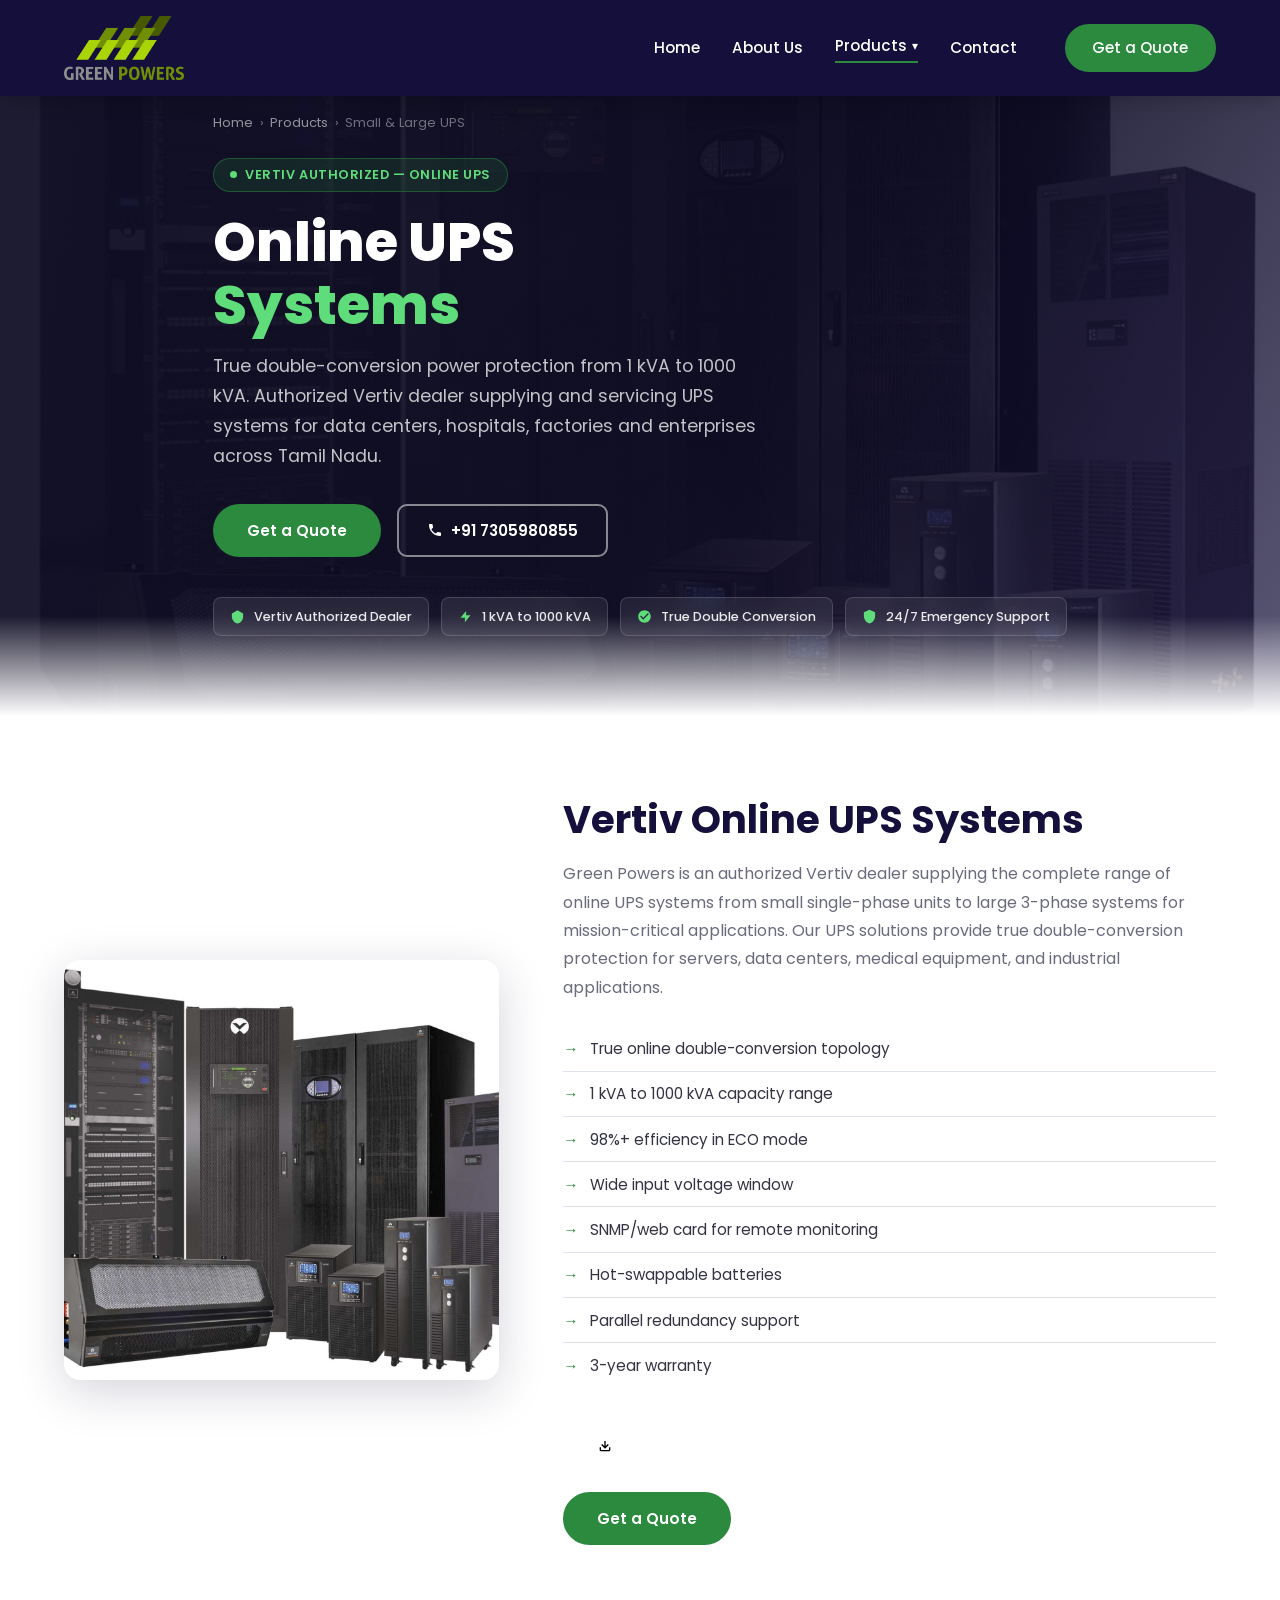
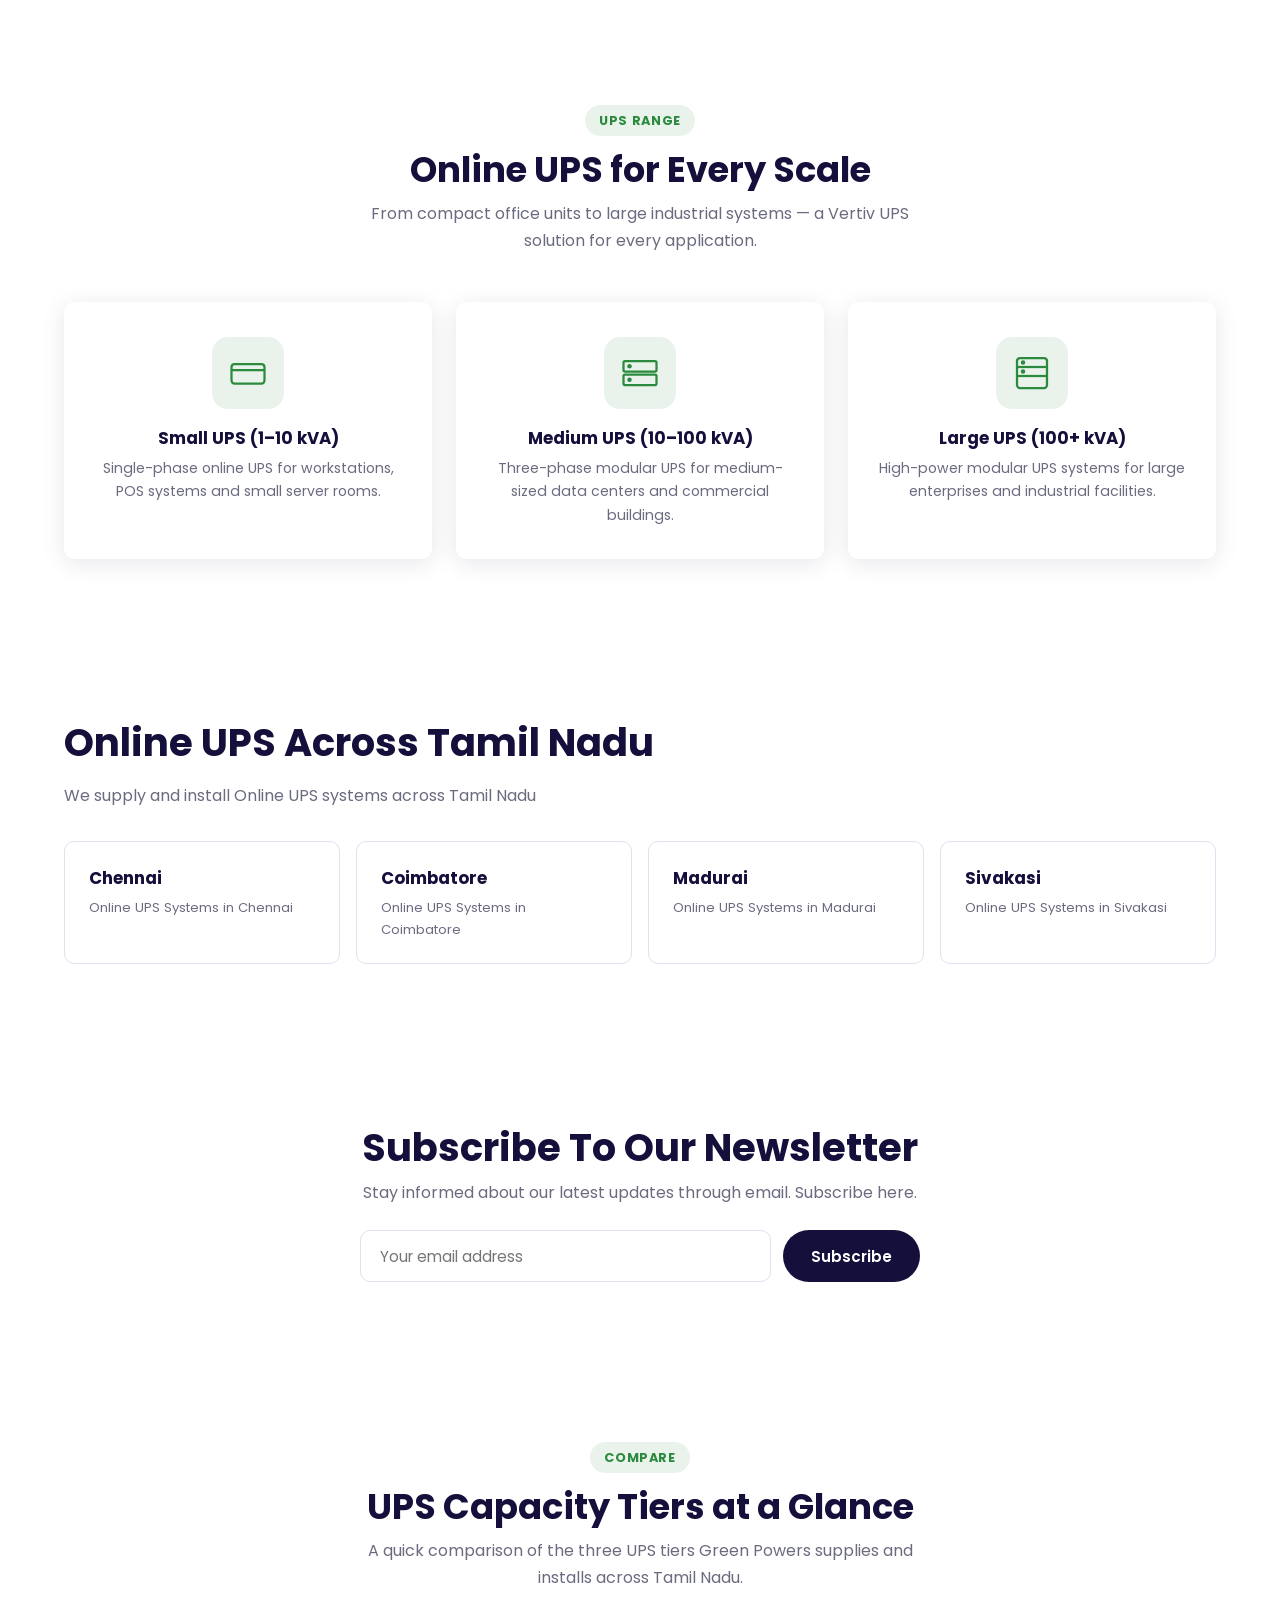
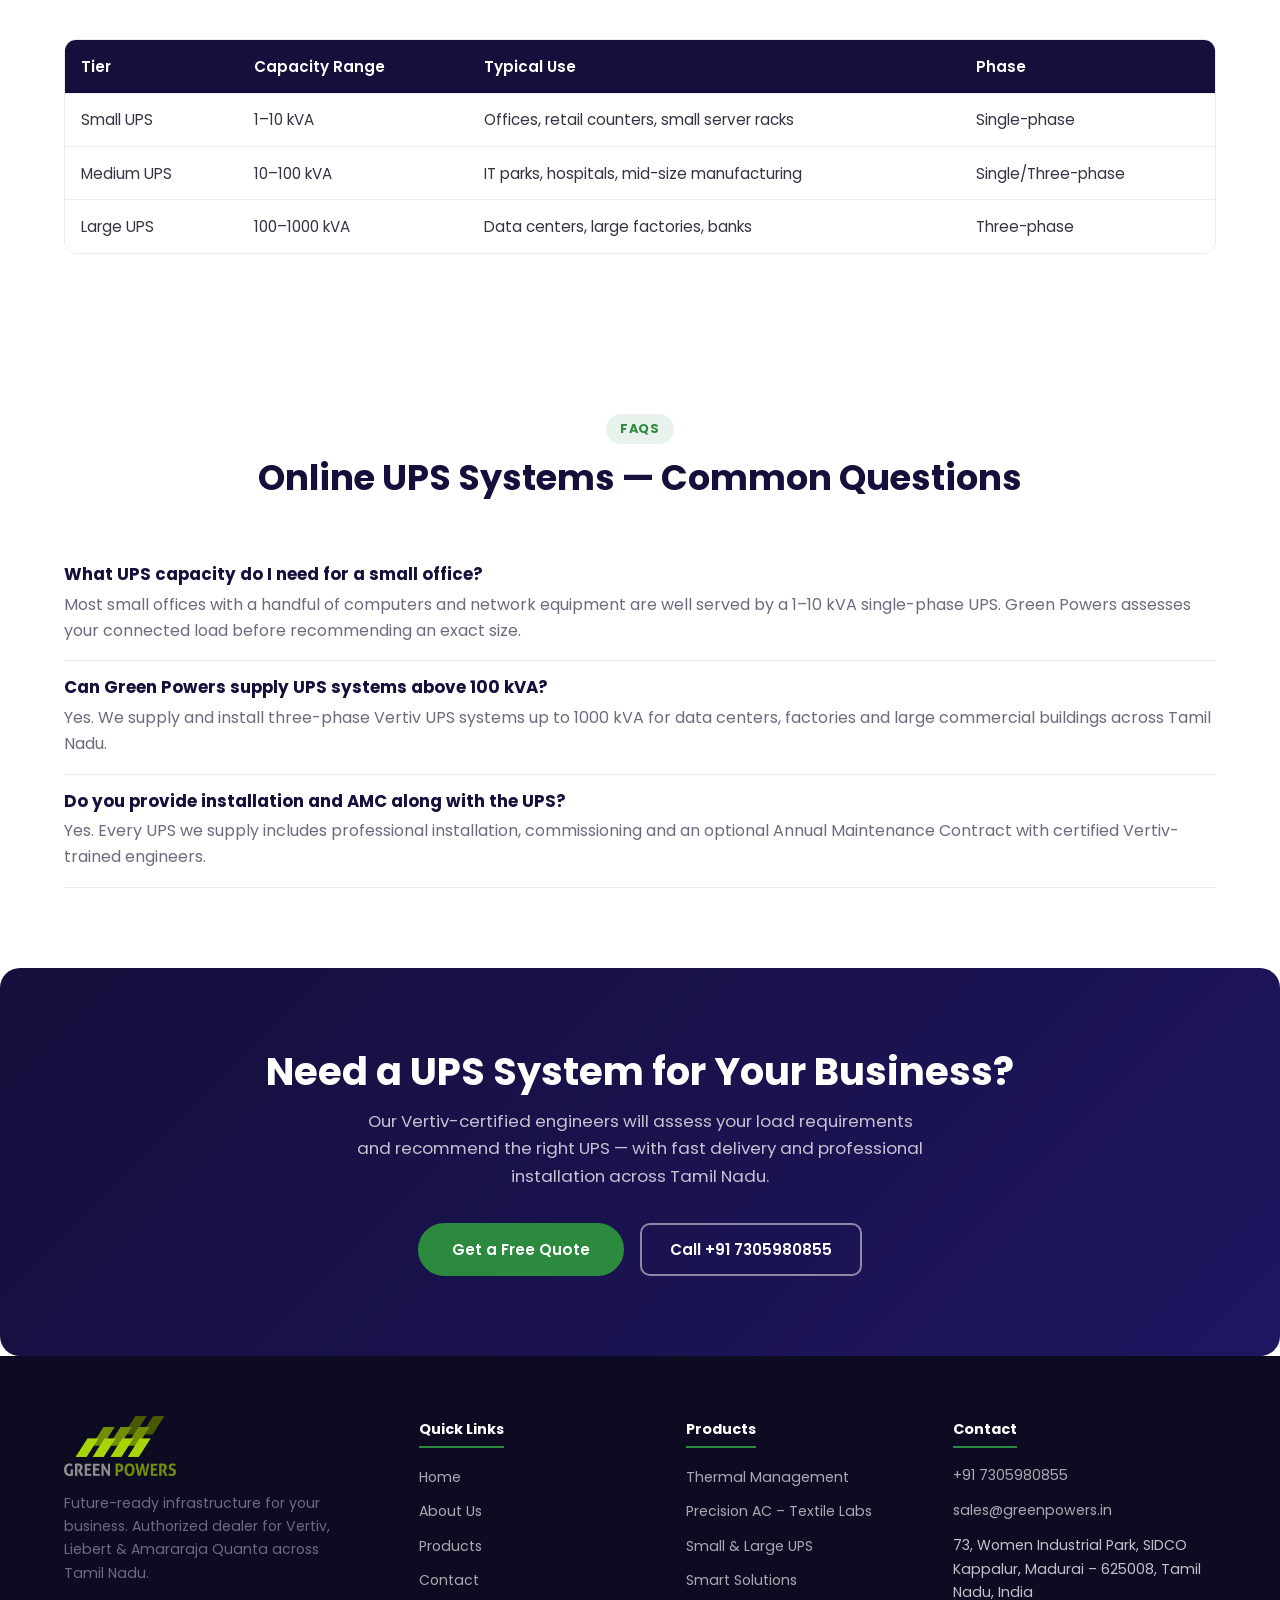
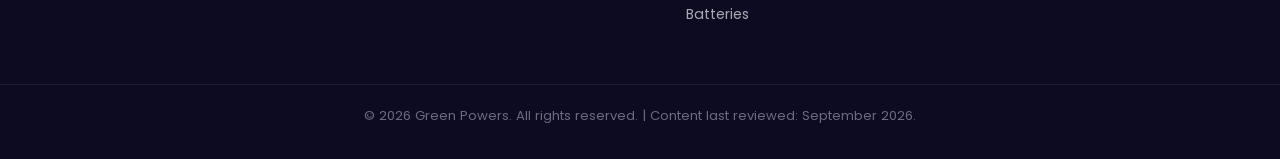
<file: small-and-large-ups.html>
﻿<!DOCTYPE html>
<html lang="en">
<head>
  <meta charset="UTF-8">
  <meta name="viewport" content="width=device-width, initial-scale=1.0">
  <title>Online UPS Systems | Green Powers</title>
  <meta name="description" content="Green Powers is an authorized Vertiv dealer supplying online UPS systems from 1 kVA single-phase to 1000 kVA three-phase across Tamil Nadu.">
  <link rel="canonical" href="https://www.greenpowers.tech/small-and-large-ups">
  <!-- Open Graph -->
  <meta property="og:type" content="website">
  <meta property="og:title" content="Online UPS Systems | Green Powers">
  <meta property="og:description" content="Green Powers is an authorized Vertiv dealer supplying online UPS systems from 1 kVA single-phase to 1000 kVA three-phase across Tamil Nadu.">
  <meta property="og:url" content="https://www.greenpowers.tech/small-and-large-ups">
  <meta property="og:image" content="https://www.greenpowers.tech/All_UPS.jpg">
  <meta property="og:site_name" content="Green Powers">
  <!-- Twitter Card -->
  <meta name="twitter:card" content="summary_large_image">
  <meta name="twitter:title" content="Online UPS Systems | Green Powers">
  <meta name="twitter:description" content="Green Powers is an authorized Vertiv dealer supplying online UPS systems from 1 kVA single-phase to 1000 kVA three-phase across Tamil Nadu.">
  <meta name="twitter:image" content="https://www.greenpowers.tech/All_UPS.jpg">
  <link rel="icon" href="/Green_Power_Transp.png">
  <meta name="google-site-verification" content="S1jk_8TOt4TBKHKMu5BuYWSDKe9ppvMVQrNyrAllNzE">
  <script>(function(w,d,s,l,i){w[l]=w[l]||[];w[l].push({'gtm.start':new Date().getTime(),event:'gtm.js'});var f=d.getElementsByTagName(s)[0],j=d.createElement(s),dl=l!='dataLayer'?'&l='+l:'';j.async=true;j.src='https://www.googletagmanager.com/gtm.js?id='+i+dl;f.parentNode.insertBefore(j,f);})(window,document,'script','dataLayer','GTM-KDLJ2Q44');</script>
<!-- Google tag (gtag.js) -->
  <script async src="https://www.googletagmanager.com/gtag/js?id=G-RKJHMMQ7TC"></script>
  <script>
    window.dataLayer = window.dataLayer || [];
    function gtag(){dataLayer.push(arguments);}
    gtag('js', new Date());
    gtag('config', 'G-RKJHMMQ7TC');
  </script>
  <link rel="stylesheet" href="/style.css">
  <script type="application/ld+json">
  {
    "@context": "https://schema.org",
    "@type": "Product",
    "name": "Online UPS Systems",
    "description": "Vertiv online UPS systems from 1 kVA single-phase to 1000 kVA three-phase, supplied and installed by Green Powers across Tamil Nadu.",
    "url": "https://www.greenpowers.tech/small-and-large-ups",
    "brand": {"@type": "Brand", "name": "Vertiv / Liebert / Amararaja Quanta"},
    "seller": {"@type": "Organization", "@id": "https://www.greenpowers.tech/#organization", "name": "Green Powers", "url": "https://www.greenpowers.tech", "telephone": "+917305980855"}
  }
  </script>
  <script type="application/ld+json">
  {
    "@context": "https://schema.org",
    "@type": "BreadcrumbList",
    "itemListElement": [
      {"@type": "ListItem", "position": 1, "name": "Home", "item": "https://www.greenpowers.tech/"},
      {"@type": "ListItem", "position": 2, "name": "Products", "item": "https://www.greenpowers.tech/products"},
      {"@type": "ListItem", "position": 3, "name": "Small &amp; Large UPS", "item": "https://www.greenpowers.tech/small-and-large-ups"}
    ]
  }
  </script>
  <style>
    /* ── Hero ── */
    .ups-hero { position:relative; min-height:75vh; display:flex; align-items:center; background:url('/All_UPS.jpg') center/cover no-repeat; }
    .ups-hero::before { content:''; position:absolute; inset:0; background:linear-gradient(120deg,rgba(13,11,34,.93) 55%,rgba(20,15,59,.7)); }
    .ups-hero::after { content:''; position:absolute; bottom:0; left:0; right:0; height:100px; background:linear-gradient(to top,#fff,transparent); pointer-events:none; }
    .ups-hero .container { position:relative; z-index:1; padding-top:7rem; padding-bottom:5rem; }
    .hero-badge { display:inline-flex; align-items:center; gap:.5rem; background:rgba(43,138,62,.18); border:1px solid rgba(43,138,62,.5); color:#5edd7a; padding:.35rem 1rem; border-radius:20px; font-size:.8rem; font-weight:600; letter-spacing:.04em; text-transform:uppercase; margin-bottom:1.2rem; }
    .hero-badge-dot { width:7px; height:7px; background:#5edd7a; border-radius:50%; animation:pulse 2s infinite; }
    @keyframes pulse { 0%,100%{opacity:1;transform:scale(1);}50%{opacity:.5;transform:scale(1.4);} }
    .ups-hero h1 { font-size:clamp(2.1rem,5vw,3.4rem); color:#fff; line-height:1.15; margin-bottom:1rem; font-weight:800; }
    .ups-hero h1 span { color:#5edd7a; }
    .ups-hero .hero-sub { font-size:1.1rem; color:rgba(255,255,255,.75); max-width:560px; line-height:1.7; margin-bottom:2rem; }
    .hero-ctas { display:flex; flex-wrap:wrap; gap:1rem; align-items:center; }
    .btn-outline-white { display:inline-flex; align-items:center; gap:.5rem; padding:.75rem 1.75rem; border:2px solid rgba(255,255,255,.5); color:#fff; border-radius:var(--radius); font-weight:600; font-size:.95rem; transition:all var(--transition); background:transparent; }
    .btn-outline-white:hover { border-color:#fff; background:rgba(255,255,255,.1); }
    .trust-badges { display:flex; flex-wrap:wrap; gap:.75rem; margin-top:2.5rem; }
    .trust-badge { display:flex; align-items:center; gap:.55rem; background:rgba(255,255,255,.08); border:1px solid rgba(255,255,255,.15); backdrop-filter:blur(8px); padding:.5rem 1rem; border-radius:8px; color:rgba(255,255,255,.9); font-size:.8rem; font-weight:500; }
    .trust-badge svg { color:#5edd7a; flex-shrink:0; }

    /* ── Breadcrumb ── */
    .breadcrumb { display:flex; align-items:center; gap:.4rem; font-size:.82rem; color:rgba(255,255,255,.55); margin-bottom:1.5rem; }
    .breadcrumb a { color:rgba(255,255,255,.55); }
    .breadcrumb a:hover { color:#5edd7a; }
    .breadcrumb span { color:rgba(255,255,255,.4); }

    /* ── Product detail ── */
    .section { padding:5rem 0; }
    .section--light { background:var(--light); }
    .product-detail { display:grid; grid-template-columns:1fr 1.5fr; gap:4rem; align-items:center; }
    .product-detail-img { border-radius:16px; overflow:hidden; box-shadow:var(--shadow-lg); }
    .product-detail-img img { width:100%; height:420px; object-fit:cover; display:block; }
    .product-detail-info h2 { margin-bottom:1rem; }
    .product-detail-info p  { margin-bottom:1rem; line-height:1.78; }
    .download-buttons { display:flex; flex-wrap:wrap; gap:.75rem; margin-bottom:1.2rem; }

    /* ── UPS model cards ── */
    .section-heading { text-align:center; margin-bottom:3rem; }
    .section-heading .label { display:inline-block; background:rgba(43,138,62,.1); color:var(--accent); padding:.3rem .9rem; border-radius:20px; font-size:.8rem; font-weight:700; letter-spacing:.05em; text-transform:uppercase; margin-bottom:.75rem; }
    .section-heading h2 { font-size:clamp(1.6rem,3vw,2.2rem); color:var(--primary); margin-bottom:.5rem; }
    .section-heading p  { color:var(--text-light); max-width:560px; margin:0 auto; line-height:1.7; }
    .ups-model-grid { display:grid; grid-template-columns:repeat(3,1fr); gap:1.5rem; }
    .ups-model-card { background:#fff; border-radius:var(--radius); box-shadow:var(--shadow); padding:2rem 1.5rem; text-align:center; transition:transform var(--transition), box-shadow var(--transition); border-top:3px solid transparent; }
    .ups-model-card:hover { transform:translateY(-5px); box-shadow:var(--shadow-lg); border-top-color:var(--accent); }
    .ups-model-icon { width:72px; height:72px; background:rgba(43,138,62,.1); border-radius:16px; display:flex; align-items:center; justify-content:center; margin:0 auto 1.2rem; }
    .ups-model-card h3 { font-size:1.05rem; margin-bottom:.5rem; color:var(--primary); }
    .ups-model-card p  { font-size:.88rem; color:var(--text-light); margin:0; line-height:1.65; }

    /* ── City links ── */
    .city-links { display:grid; grid-template-columns:repeat(4,1fr); gap:1rem; margin-top:2rem; }
    .city-link { background:#fff; border:1px solid var(--border); border-radius:var(--radius); padding:1.4rem 1.5rem; display:flex; flex-direction:column; gap:.3rem; transition:transform var(--transition), box-shadow var(--transition), border-color var(--transition); }
    .city-link:hover { transform:translateY(-3px); box-shadow:var(--shadow); border-color:var(--accent); }
    .city-link-name  { font-size:1.05rem; font-weight:700; color:var(--primary); }
    .city-link-label { font-size:.82rem; color:var(--text-light); }

    /* ── CTA banner ── */
    .cta-banner { background:linear-gradient(135deg,var(--primary) 0%,var(--primary-light) 100%); padding:5rem 0; text-align:center; }
    .cta-banner h2 { color:#fff; margin-bottom:.75rem; }
    .cta-banner p  { color:rgba(255,255,255,.75); margin-bottom:2rem; font-size:1.05rem; max-width:580px; margin-left:auto; margin-right:auto; }
    .cta-btns { display:flex; gap:1rem; justify-content:center; flex-wrap:wrap; }

    /* ── Newsletter ── */
    .newsletter-box { text-align:center; max-width:560px; margin:0 auto; }
    .newsletter-box h2 { margin-bottom:.5rem; }
    .newsletter-box p  { margin-bottom:1.5rem; }
    .newsletter-form  { display:flex; gap:.75rem; flex-wrap:wrap; justify-content:center; }
    .newsletter-form input { flex:1; min-width:220px; padding:.85rem 1.2rem; border:1px solid var(--border); border-radius:var(--radius); font-family:inherit; font-size:.95rem; outline:none; background:var(--white); }
    .newsletter-form input:focus { border-color:var(--accent); }

    /* ── Responsive ── */
    @media(max-width:900px) {
      .product-detail  { grid-template-columns:1fr; gap:2.5rem; }
      .product-detail-img img { height:300px; }
      .ups-model-grid  { grid-template-columns:1fr; }
      .city-links      { grid-template-columns:1fr 1fr; }
    }
    @media(max-width:600px) {
      .ups-hero        { min-height:85vh; }
      .city-links      { grid-template-columns:1fr; }
      .trust-badges    { gap:.5rem; }
    }
  </style>
</head>
<body>
<noscript><iframe src="https://www.googletagmanager.com/ns.html?id=GTM-KDLJ2Q44" height="0" width="0" style="display:none;visibility:hidden"></iframe></noscript>

<header class="site-header scrolled" id="siteHeader">
  <nav class="nav-inner">
    <a class="nav-logo" href="/"><img src="/Green_Power_Transp.png" alt="Green Powers Logo"></a>
    <ul class="nav-menu" id="navMenu">
      <li><a href="/">Home</a></li>
      <li><a href="/about-us">About Us</a></li>
      <li class="nav-dropdown" id="productsDropdown">
        <a href="/products" class="active">Products</a>
        <ul class="dropdown-menu">
          <li><a href="/thermal">Thermal Management</a></li>
          <li><a href="/precision-ac-textile-lab">Precision AC &ndash; Textile Labs</a></li>
          <li><a href="/small-and-large-ups">Small &amp; Large UPS</a></li>
          <li><a href="/smart-solutions">Smart Solutions</a></li>
          <li><a href="/batteries">Batteries</a></li>
        </ul>
      </li>
      <li><a href="/contact">Contact</a></li>
      <li class="nav-cta"><a href="/contact" class="btn btn-primary">Get a Quote</a></li>
    </ul>
    <div class="burger" id="burger"><span></span><span></span><span></span></div>
  </nav>
  <div class="nav-overlay" id="navOverlay"></div>
</header>

<!-- Hero -->
<section class="ups-hero">
  <div class="container">
    <nav class="breadcrumb" aria-label="Breadcrumb">
      <a href="/">Home</a><span>›</span><a href="/products">Products</a><span>›</span><span>Small &amp; Large UPS</span>
    </nav>
    <div class="hero-badge">
      <span class="hero-badge-dot"></span>
      Vertiv Authorized &mdash; Online UPS
    </div>
    <h1>Online UPS<br><span>Systems</span></h1>
    <p class="hero-sub">True double-conversion power protection from 1 kVA to 1000 kVA. Authorized Vertiv dealer supplying and servicing UPS systems for data centers, hospitals, factories and enterprises across Tamil Nadu.</p>
    <div class="hero-ctas">
      <a href="/contact" class="btn btn-primary">Get a Quote</a>
      <a href="tel:+917305980855" class="btn-outline-white">
        <svg width="16" height="16" viewBox="0 0 24 24" fill="currentColor"><path d="M6.6 10.8c1.4 2.8 3.8 5.1 6.6 6.6l2.2-2.2c.3-.3.7-.4 1-.2 1.1.4 2.3.6 3.6.6.6 0 1 .4 1 1V20c0 .6-.4 1-1 1-9.4 0-17-7.6-17-17 0-.6.4-1 1-1h3.5c.6 0 1 .4 1 1 0 1.3.2 2.5.6 3.6.1.3 0 .7-.2 1L6.6 10.8z"/></svg>
        +91 7305980855
      </a>
    </div>
    <div class="trust-badges">
      <div class="trust-badge">
        <svg width="15" height="15" viewBox="0 0 24 24" fill="currentColor"><path d="M12 2L3 7v5c0 5.25 3.75 10.15 9 11.35C17.25 22.15 21 17.25 21 12V7l-9-5z"/></svg>
        Vertiv Authorized Dealer
      </div>
      <div class="trust-badge">
        <svg width="15" height="15" viewBox="0 0 24 24" fill="currentColor"><path d="M13 10V3L4 14h7v7l9-11h-7z"/></svg>
        1 kVA to 1000 kVA
      </div>
      <div class="trust-badge">
        <svg width="15" height="15" viewBox="0 0 24 24" fill="currentColor"><path d="M12 2C6.48 2 2 6.48 2 12s4.48 10 10 10 10-4.48 10-10S17.52 2 12 2zm-2 15l-5-5 1.41-1.41L10 14.17l7.59-7.59L19 8l-9 9z"/></svg>
        True Double Conversion
      </div>
      <div class="trust-badge">
        <svg width="15" height="15" viewBox="0 0 24 24" fill="currentColor"><path d="M12 1L3 5v6c0 5.55 3.84 10.74 9 12 5.16-1.26 9-6.45 9-12V5l-9-4z"/></svg>
        24/7 Emergency Support
      </div>
    </div>
  </div>
</section>

<!-- Product Detail Section -->
<section class="section">
  <div class="container">
    <div class="product-detail">
      <div class="product-detail-img">
        <img src="/All_UPS.jpg" alt="Vertiv Online UPS Systems — complete range" loading="lazy">
      </div>
      <div class="product-detail-info">
        <h2>Vertiv Online UPS Systems</h2>
        <p>Green Powers is an authorized Vertiv dealer supplying the complete range of online UPS systems from small single-phase units to large 3-phase systems for mission-critical applications. Our UPS solutions provide true double-conversion protection for servers, data centers, medical equipment, and industrial applications.</p>
        <ul class="feature-list">
          <li>True online double-conversion topology</li>
          <li>1 kVA to 1000 kVA capacity range</li>
          <li>98%+ efficiency in ECO mode</li>
          <li>Wide input voltage window</li>
          <li>SNMP/web card for remote monitoring</li>
          <li>Hot-swappable batteries</li>
          <li>Parallel redundancy support</li>
          <li>3-year warranty</li>
        </ul>
        <div class="download-buttons">
          <a href="/files/Quanta Catalogue.pdf" class="btn btn-outline" download>
            <svg viewBox="0 0 24 24" width="16" height="16" xmlns="http://www.w3.org/2000/svg" aria-hidden="true"><path d="M11 5a1 1 0 0 1 2 0v7.158l3.243-3.243 1.414 1.414L12 15.986l-5.657-5.657 1.414-1.414L11 12.158V5z"/><path d="M4 14h2v4h12v-4h2v4a2 2 0 0 1-2 2H6a2 2 0 0 1-2-2v-4z"/></svg>
            Quanta Catalogue
          </a>
        </div>
        <a href="/contact" class="btn btn-primary">Get a Quote</a>
      </div>
    </div>
  </div>
</section>

<!-- Product Models -->
<section class="section section-light">
  <div class="container">
    <div class="section-heading">
      <span class="label">UPS Range</span>
      <h2>Online UPS for Every Scale</h2>
      <p>From compact office units to large industrial systems — a Vertiv UPS solution for every application.</p>
    </div>
    <div class="ups-model-grid">
      <div class="ups-model-card">
        <div class="ups-model-icon">
          <svg viewBox="0 0 24 24" width="36" height="36" fill="none" stroke="var(--accent)" stroke-width="1.5"><rect x="1" y="6" width="22" height="13" rx="2"/><line x1="1" y1="10" x2="23" y2="10"/></svg>
        </div>
        <h3>Small UPS (1–10 kVA)</h3>
        <p>Single-phase online UPS for workstations, POS systems and small server rooms.</p>
      </div>
      <div class="ups-model-card">
        <div class="ups-model-icon">
          <svg viewBox="0 0 24 24" width="36" height="36" fill="none" stroke="var(--accent)" stroke-width="1.5"><rect x="1" y="4" width="22" height="7" rx="1"/><rect x="1" y="13" width="22" height="7" rx="1"/><line x1="5" y1="7.5" x2="5" y2="7.5" stroke-width="3" stroke-linecap="round"/><line x1="5" y1="16.5" x2="5" y2="16.5" stroke-width="3" stroke-linecap="round"/></svg>
        </div>
        <h3>Medium UPS (10–100 kVA)</h3>
        <p>Three-phase modular UPS for medium-sized data centers and commercial buildings.</p>
      </div>
      <div class="ups-model-card">
        <div class="ups-model-icon">
          <svg viewBox="0 0 24 24" width="36" height="36" fill="none" stroke="var(--accent)" stroke-width="1.5"><rect x="2" y="2" width="20" height="20" rx="2"/><line x1="2" y1="8" x2="22" y2="8"/><line x1="2" y1="14" x2="22" y2="14"/><line x1="6" y1="5" x2="6" y2="5" stroke-width="3" stroke-linecap="round"/><line x1="6" y1="11" x2="6" y2="11" stroke-width="3" stroke-linecap="round"/></svg>
        </div>
        <h3>Large UPS (100+ kVA)</h3>
        <p>High-power modular UPS systems for large enterprises and industrial facilities.</p>
      </div>
    </div>
  </div>
</section>

<!-- City-Specific Links -->
<section class="section">
  <div class="container">
    <h2 class="section-title">Online UPS Across Tamil Nadu</h2>
    <p class="section-subtitle">We supply and install Online UPS systems across Tamil Nadu</p>
    <div class="city-links">
      <a href="/online-ups-systems-in-chennai" class="city-link">
        <span class="city-link-name">Chennai</span>
        <span class="city-link-label">Online UPS Systems in Chennai</span>
      </a>
      <a href="/online-ups-systems-in-coimbatore" class="city-link">
        <span class="city-link-name">Coimbatore</span>
        <span class="city-link-label">Online UPS Systems in Coimbatore</span>
      </a>
      <a href="/online-ups-systems-in-madurai" class="city-link">
        <span class="city-link-name">Madurai</span>
        <span class="city-link-label">Online UPS Systems in Madurai</span>
      </a>
      <a href="/online-ups-systems-in-sivakasi" class="city-link">
        <span class="city-link-name">Sivakasi</span>
        <span class="city-link-label">Online UPS Systems in Sivakasi</span>
      </a>
    </div>
  </div>
</section>

<!-- Newsletter -->
<section class="section section-light">
  <div class="container">
    <div class="newsletter-box">
      <h2>Subscribe To Our Newsletter</h2>
      <p>Stay informed about our latest updates through email. Subscribe here.</p>
      <form class="newsletter-form" onsubmit="return false;">
        <input type="email" placeholder="Your email address" aria-label="Email address">
        <button type="submit" class="btn btn-primary">Subscribe</button>
      </form>
    </div>
  </div>
</section>

<!-- Comparison Table (AEO: table-snippet eligible) -->
<style>
  .cmp-table-wrap{overflow-x:auto;margin-top:1.5rem;border-radius:12px;border:1px solid rgba(0,0,0,.08);}
  .cmp-table{width:100%;border-collapse:collapse;font-size:.95rem;background:#fff;}
  .cmp-table th,.cmp-table td{padding:.85rem 1rem;text-align:left;border-bottom:1px solid rgba(0,0,0,.07);}
  .cmp-table th{background:var(--primary,#0d2b1e);color:#fff;font-weight:600;}
  .cmp-table tr:last-child td{border-bottom:none;}
  .faq-block{margin-top:1.25rem;}
  .faq-item{border-bottom:1px solid rgba(0,0,0,.08);padding:1rem 0;}
  .faq-item h3{font-size:1.05rem;margin-bottom:.4rem;}
  .faq-item p{margin:0;color:var(--text-light,#555);}
</style>
<section class="section section-light">
  <div class="container">
    <div class="section-heading">
      <span class="label">Compare</span>
      <h2>UPS Capacity Tiers at a Glance</h2>
      <p>A quick comparison of the three UPS tiers Green Powers supplies and installs across Tamil Nadu.</p>
    </div>
    <div class="cmp-table-wrap">
      <table class="cmp-table">
        <thead>
          <tr><th>Tier</th><th>Capacity Range</th><th>Typical Use</th><th>Phase</th></tr>
        </thead>
        <tbody>
          <tr><td>Small UPS</td><td>1&ndash;10 kVA</td><td>Offices, retail counters, small server racks</td><td>Single-phase</td></tr>
          <tr><td>Medium UPS</td><td>10&ndash;100 kVA</td><td>IT parks, hospitals, mid-size manufacturing</td><td>Single/Three-phase</td></tr>
          <tr><td>Large UPS</td><td>100&ndash;1000 kVA</td><td>Data centers, large factories, banks</td><td>Three-phase</td></tr>
        </tbody>
      </table>
    </div>
  </div>
</section>

<!-- FAQ (AEO: featured-snippet / voice eligible) -->
<section class="section">
  <div class="container">
    <div class="section-heading">
      <span class="label">FAQs</span>
      <h2>Online UPS Systems &mdash; Common Questions</h2>
    </div>
    <div class="faq-block">
      <div class="faq-item">
        <h3>What UPS capacity do I need for a small office?</h3>
        <p>Most small offices with a handful of computers and network equipment are well served by a 1&ndash;10 kVA single-phase UPS. Green Powers assesses your connected load before recommending an exact size.</p>
      </div>
      <div class="faq-item">
        <h3>Can Green Powers supply UPS systems above 100 kVA?</h3>
        <p>Yes. We supply and install three-phase Vertiv UPS systems up to 1000 kVA for data centers, factories and large commercial buildings across Tamil Nadu.</p>
      </div>
      <div class="faq-item">
        <h3>Do you provide installation and AMC along with the UPS?</h3>
        <p>Yes. Every UPS we supply includes professional installation, commissioning and an optional Annual Maintenance Contract with certified Vertiv-trained engineers.</p>
      </div>
    </div>
  </div>
</section>
<script type="application/ld+json">
{
  "@context": "https://schema.org",
  "@type": "FAQPage",
  "mainEntity": [
    {"@type":"Question","name":"What UPS capacity do I need for a small office?","acceptedAnswer":{"@type":"Answer","text":"Most small offices with a handful of computers and network equipment are well served by a 1–10 kVA single-phase UPS. Green Powers assesses your connected load before recommending an exact size."}},
    {"@type":"Question","name":"Can Green Powers supply UPS systems above 100 kVA?","acceptedAnswer":{"@type":"Answer","text":"Yes. We supply and install three-phase Vertiv UPS systems up to 1000 kVA for data centers, factories and large commercial buildings across Tamil Nadu."}},
    {"@type":"Question","name":"Do you provide installation and AMC along with the UPS?","acceptedAnswer":{"@type":"Answer","text":"Yes. Every UPS we supply includes professional installation, commissioning and an optional Annual Maintenance Contract with certified Vertiv-trained engineers."}}
  ]
}
</script>

<!-- CTA Banner -->
<section class="cta-banner">
  <div class="container">
    <h2>Need a UPS System for Your Business?</h2>
    <p>Our Vertiv-certified engineers will assess your load requirements and recommend the right UPS — with fast delivery and professional installation across Tamil Nadu.</p>
    <div class="cta-btns">
      <a href="/contact" class="btn btn-primary">Get a Free Quote</a>
      <a href="tel:+917305980855" class="btn-outline-white">Call +91 7305980855</a>
    </div>
  </div>
</section>

<footer class="site-footer">
  <div class="container">
    <div class="footer-grid">
      <div class="footer-logo">
        <img src="/Green_Power_Transp.png" alt="Green Powers">
        <p>Future-ready infrastructure for your business. Authorized dealer for Vertiv, Liebert &amp; Amararaja Quanta across Tamil Nadu.</p>
      </div>
      <div class="footer-col"><h5>Quick Links</h5><ul class="footer-links"><li><a href="/">Home</a></li><li><a href="/about-us">About Us</a></li><li><a href="/products">Products</a></li><li><a href="/contact">Contact</a></li></ul></div>
      <div class="footer-col"><h5>Products</h5><ul class="footer-links"><li><a href="/thermal">Thermal Management</a></li>
          <li><a href="/precision-ac-textile-lab">Precision AC &ndash; Textile Labs</a></li><li><a href="/small-and-large-ups">Small &amp; Large UPS</a></li><li><a href="/smart-solutions">Smart Solutions</a></li><li><a href="/batteries">Batteries</a></li></ul></div>
      <div class="footer-col"><h5>Contact</h5><ul class="footer-contact"><li><span><a href="tel:+917305980855">+91 7305980855</a></span></li><li><span><a href="mailto:sales@greenpowers.in">sales@greenpowers.in</a></span></li><li><span>73, Women Industrial Park, SIDCO Kappalur, Madurai – 625008, Tamil Nadu, India</span></li></ul></div>
    </div>
  </div>
  <div class="footer-bottom"><div class="container"><p>&copy; 2026 Green Powers. All rights reserved. | Content last reviewed: September 2026.</p></div></div>
</footer>

<script>
const header=document.getElementById('siteHeader');
const burger=document.getElementById('burger');
const navMenu=document.getElementById('navMenu');
const overlay=document.getElementById('navOverlay');
burger.addEventListener('click',()=>{burger.classList.toggle('open');navMenu.classList.toggle('open');overlay.classList.toggle('show');});
overlay.addEventListener('click',()=>{burger.classList.remove('open');navMenu.classList.remove('open');overlay.classList.remove('show');});
document.getElementById('productsDropdown').addEventListener('click',function(e){if(window.innerWidth<=768){e.preventDefault();this.classList.toggle('open');}});
</script>
</body>
</html>
</file>
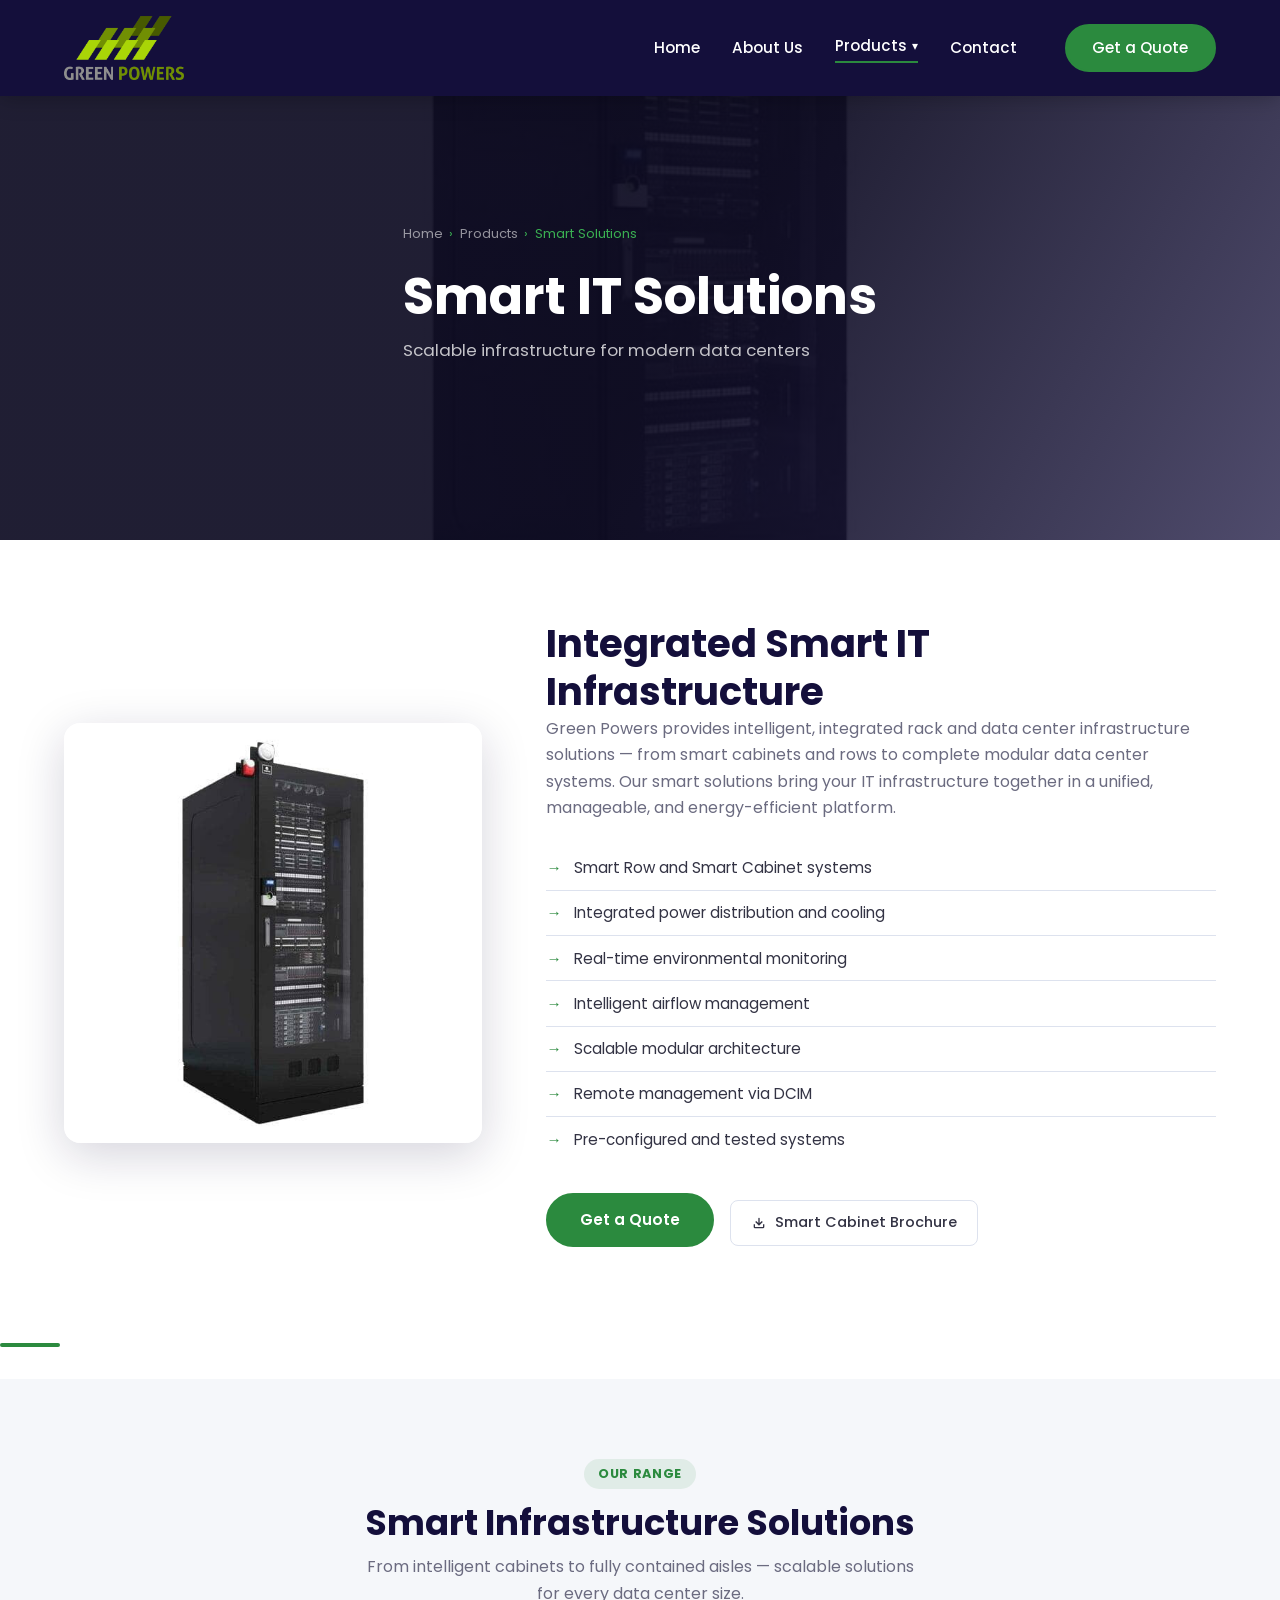
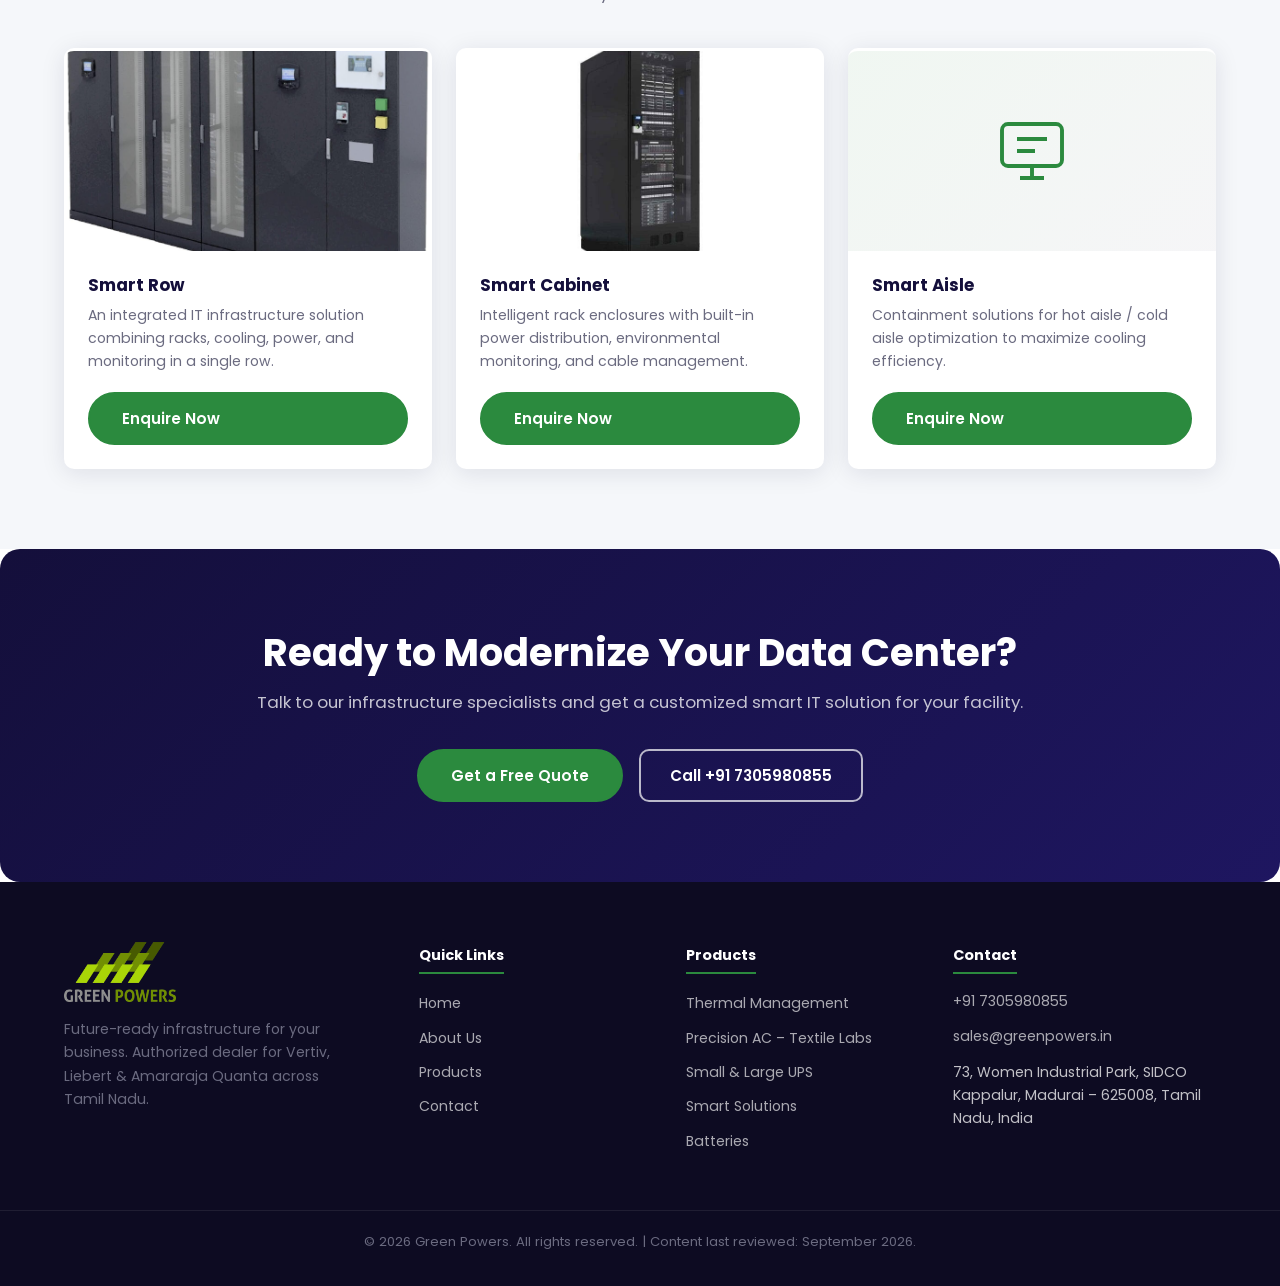
<file: smart-solutions.html>
﻿<!DOCTYPE html>
<html lang="en">
<head>
  <meta charset="UTF-8">
  <meta name="viewport" content="width=device-width, initial-scale=1.0">
  <title>Smart IT Solutions | Green Powers</title>
  <meta name="description" content="Green Powers provides smart IT infrastructure — racks, rows, cabinets &amp; modular data center systems with integrated power, cooling &amp; DCIM in Tamil Nadu.">
  <link rel="canonical" href="https://www.greenpowers.tech/smart-solutions">
  <!-- Open Graph -->
  <meta property="og:type" content="website">
  <meta property="og:title" content="Smart IT Solutions | Green Powers">
  <meta property="og:description" content="Green Powers provides smart IT infrastructure — racks, rows, cabinets &amp; modular data center systems with integrated power, cooling &amp; DCIM in Tamil Nadu.">
  <meta property="og:url" content="https://www.greenpowers.tech/smart-solutions">
  <meta property="og:image" content="https://www.greenpowers.tech/Smartrack.jpeg">
  <meta property="og:site_name" content="Green Powers">
  <!-- Twitter Card -->
  <meta name="twitter:card" content="summary_large_image">
  <meta name="twitter:title" content="Smart IT Solutions | Green Powers">
  <meta name="twitter:description" content="Green Powers provides smart IT infrastructure — racks, rows, cabinets &amp; modular data center systems with integrated power, cooling &amp; DCIM in Tamil Nadu.">
  <meta name="twitter:image" content="https://www.greenpowers.tech/Smartrack.jpeg">
  <link rel="icon" href="/Green_Power_Transp.png">
  <meta name="google-site-verification" content="S1jk_8TOt4TBKHKMu5BuYWSDKe9ppvMVQrNyrAllNzE">
  <script>(function(w,d,s,l,i){w[l]=w[l]||[];w[l].push({'gtm.start':new Date().getTime(),event:'gtm.js'});var f=d.getElementsByTagName(s)[0],j=d.createElement(s),dl=l!='dataLayer'?'&l='+l:'';j.async=true;j.src='https://www.googletagmanager.com/gtm.js?id='+i+dl;f.parentNode.insertBefore(j,f);})(window,document,'script','dataLayer','GTM-KDLJ2Q44');</script>
<!-- Google tag (gtag.js) -->
  <script async src="https://www.googletagmanager.com/gtag/js?id=G-RKJHMMQ7TC"></script>
  <script>
    window.dataLayer = window.dataLayer || [];
    function gtag(){dataLayer.push(arguments);}
    gtag('js', new Date());
    gtag('config', 'G-RKJHMMQ7TC');
  </script>
  <link rel="stylesheet" href="/style.css">
  <script type="application/ld+json">
  {
    "@context": "https://schema.org",
    "@type": "Product",
    "name": "Smart IT Solutions",
    "description": "Smart racks, rows, cabinets and modular data center systems with integrated power, cooling and DCIM, supplied and installed by Green Powers across Tamil Nadu.",
    "url": "https://www.greenpowers.tech/smart-solutions",
    "brand": {"@type": "Brand", "name": "Vertiv / Liebert / Amararaja Quanta"},
    "seller": {"@type": "Organization", "@id": "https://www.greenpowers.tech/#organization", "name": "Green Powers", "url": "https://www.greenpowers.tech", "telephone": "+917305980855"}
  }
  </script>
  <script type="application/ld+json">
  {
    "@context": "https://schema.org",
    "@type": "BreadcrumbList",
    "itemListElement": [
      {"@type": "ListItem", "position": 1, "name": "Home", "item": "https://www.greenpowers.tech/"},
      {"@type": "ListItem", "position": 2, "name": "Products", "item": "https://www.greenpowers.tech/products"},
      {"@type": "ListItem", "position": 3, "name": "Smart Solutions", "item": "https://www.greenpowers.tech/smart-solutions"}
    ]
  }
  </script>
  <style>
    /* ── Hero ── */
    .smart-hero {
      position: relative;
      min-height: 60vh;
      display: flex;
      align-items: center;
      background: url('/Smartrack.jpeg') center center / cover no-repeat;
    }
    .smart-hero::before {
      content: '';
      position: absolute;
      inset: 0;
      background: linear-gradient(120deg, rgba(13,11,34,.92) 55%, rgba(20,15,59,.75));
    }
    .smart-hero .container { position: relative; z-index: 1; padding-top: 7rem; padding-bottom: 4rem; }
    .smart-hero h1 { color: #fff; margin-bottom: .6rem; }
    .smart-hero p  { color: rgba(255,255,255,.75); font-size: 1.05rem; margin: 0; }
    .breadcrumb {
      display: flex; align-items: center; gap: .4rem;
      font-size: .82rem; color: rgba(255,255,255,.55); margin-bottom: 1.2rem;
    }
    .breadcrumb a { color: rgba(255,255,255,.55); }
    .breadcrumb a:hover { color: #5edd7a; }

    /* ── Product detail ── */
    .section { padding: 5rem 0; }
    .section--light { background: var(--light); }
    .product-detail {
      display: grid;
      grid-template-columns: 1fr 1.6fr;
      gap: 4rem;
      align-items: center;
    }
    .product-detail-img { border-radius: 16px; overflow: hidden; box-shadow: var(--shadow-lg); }
    .product-detail-img img { width: 100%; height: 420px; object-fit: cover; display: block; }

    /* ── Product cards grid ── */
    .smart-grid {
      display: grid;
      grid-template-columns: repeat(3, 1fr);
      gap: 1.5rem;
      margin-top: 2.5rem;
    }
    .smart-card {
      background: #fff;
      border-radius: var(--radius);
      box-shadow: var(--shadow);
      overflow: hidden;
      display: flex;
      flex-direction: column;
      transition: transform var(--transition), box-shadow var(--transition);
      border-top: 3px solid transparent;
    }
    .smart-card:hover { transform: translateY(-5px); box-shadow: var(--shadow-lg); border-top-color: var(--accent); }
    .smart-card-img { height: 200px; overflow: hidden; background: var(--light); }
    .smart-card-img img { width: 100%; height: 100%; object-fit: cover; display: block; transition: transform .4s; }
    .smart-card:hover .smart-card-img img { transform: scale(1.06); }
    .smart-card-icon {
      height: 200px;
      display: flex; align-items: center; justify-content: center;
      background: linear-gradient(135deg, rgba(43,138,62,.07), rgba(20,15,59,.04));
    }
    .smart-card-body { padding: 1.5rem; flex: 1; display: flex; flex-direction: column; }
    .smart-card-body h3 { font-size: 1.05rem; margin-bottom: .5rem; color: var(--primary); }
    .smart-card-body p  { font-size: .88rem; color: var(--text-light); flex: 1; margin-bottom: 1.2rem; line-height: 1.65; }

    /* ── Section heading ── */
    .section-heading { text-align: center; margin-bottom: 1rem; }
    .section-heading .label {
      display: inline-block; background: rgba(43,138,62,.1); color: var(--accent);
      padding: .3rem .9rem; border-radius: 20px; font-size: .8rem;
      font-weight: 700; letter-spacing: .05em; text-transform: uppercase; margin-bottom: .75rem;
    }
    .section-heading h2 { font-size: clamp(1.6rem,3vw,2.2rem); color: var(--primary); margin-bottom: .5rem; }
    .section-heading p  { color: var(--text-light); max-width: 560px; margin: 0 auto; line-height: 1.7; }

    /* ── CTA banner ── */
    .cta-banner {
      background: linear-gradient(135deg, var(--primary) 0%, var(--primary-light) 100%);
      padding: 5rem 0;
      text-align: center;
    }
    .cta-banner h2 { color: #fff; margin-bottom: .75rem; }
    .cta-banner p  { color: rgba(255,255,255,.75); margin-bottom: 2rem; font-size: 1.05rem; }
    .cta-btns { display: flex; gap: 1rem; justify-content: center; flex-wrap: wrap; }
    .btn-outline-white {
      display: inline-flex; align-items: center; gap: .5rem;
      padding: .75rem 1.8rem; border: 2px solid rgba(255,255,255,.7);
      border-radius: var(--radius); color: #fff; font-weight: 600;
      font-size: .95rem; transition: background var(--transition), border-color var(--transition);
    }
    .btn-outline-white:hover { background: rgba(255,255,255,.12); border-color: #fff; }

    /* ── Responsive ── */
    @media (max-width: 900px) {
      .product-detail { grid-template-columns: 1fr; gap: 2.5rem; }
      .product-detail-img img { height: 300px; }
      .smart-grid { grid-template-columns: 1fr 1fr; }
    }
    @media (max-width: 600px) {
      .smart-grid { grid-template-columns: 1fr; }
      .smart-hero { min-height: 50vh; }
    }
  </style>
</head>
<body>
<noscript><iframe src="https://www.googletagmanager.com/ns.html?id=GTM-KDLJ2Q44" height="0" width="0" style="display:none;visibility:hidden"></iframe></noscript>

<header class="site-header scrolled" id="siteHeader">
  <nav class="nav-inner">
    <a class="nav-logo" href="/"><img src="/Green_Power_Transp.png" alt="Green Powers Logo"></a>
    <ul class="nav-menu" id="navMenu">
      <li><a href="/">Home</a></li>
      <li><a href="/about-us">About Us</a></li>
      <li class="nav-dropdown" id="productsDropdown">
        <a href="/products" class="active">Products</a>
        <ul class="dropdown-menu">
          <li><a href="/thermal">Thermal Management</a></li>
          <li><a href="/precision-ac-textile-lab">Precision AC &ndash; Textile Labs</a></li>
          <li><a href="/small-and-large-ups">Small &amp; Large UPS</a></li>
          <li><a href="/smart-solutions">Smart Solutions</a></li>
          <li><a href="/batteries">Batteries</a></li>
        </ul>
      </li>
      <li><a href="/contact">Contact</a></li>
      <li class="nav-cta"><a href="/contact" class="btn btn-primary">Get a Quote</a></li>
    </ul>
    <div class="burger" id="burger"><span></span><span></span><span></span></div>
  </nav>
  <div class="nav-overlay" id="navOverlay"></div>
</header>

<!-- Hero -->
<section class="smart-hero">
  <div class="container">
    <nav class="breadcrumb" aria-label="Breadcrumb">
      <a href="/">Home</a> <span>&rsaquo;</span> <a href="/products">Products</a> <span>&rsaquo;</span> <span>Smart Solutions</span>
    </nav>
    <h1>Smart IT Solutions</h1>
    <p>Scalable infrastructure for modern data centers</p>
  </div>
</section>

<!-- Product Detail -->
<section class="section">
  <div class="container">
    <div class="product-detail">
      <div class="product-detail-img">
        <img src="/Smartrack.jpeg" alt="Integrated Smart IT Infrastructure — Smart Cabinet and Rack Systems">
      </div>
      <div>
        <h2>Integrated Smart IT Infrastructure</h2>
        <p>Green Powers provides intelligent, integrated rack and data center infrastructure solutions — from smart cabinets and rows to complete modular data center systems. Our smart solutions bring your IT infrastructure together in a unified, manageable, and energy-efficient platform.</p>
        <ul class="feature-list">
          <li>Smart Row and Smart Cabinet systems</li>
          <li>Integrated power distribution and cooling</li>
          <li>Real-time environmental monitoring</li>
          <li>Intelligent airflow management</li>
          <li>Scalable modular architecture</li>
          <li>Remote management via DCIM</li>
          <li>Pre-configured and tested systems</li>
        </ul>
        <div style="display:flex;flex-wrap:wrap;gap:1rem;margin-top:1.75rem;align-items:center;">
          <a href="/contact" class="btn btn-primary">Get a Quote</a>
          <a href="/files/smart_cabinet.pdf" class="download-btn" download>
            <svg width="18" height="18" viewBox="0 0 24 24" fill="currentColor" aria-hidden="true"><path d="M11 5a1 1 0 0 1 2 0v7.158l3.243-3.243 1.414 1.414L12 15.986l-5.657-5.657 1.414-1.414L11 12.158V5Z"/><path d="M4 14h2v4h12v-4h2v4a2 2 0 0 1-2 2H6a2 2 0 0 1-2-2v-4Z"/></svg>
            Smart Cabinet Brochure
          </a>
        </div>
      </div>
    </div>
  </div>
</section>

<div class="divider"></div>

<!-- Product Cards -->
<section class="section section--light">
  <div class="container">
    <div class="section-heading">
      <span class="label">Our Range</span>
      <h2>Smart Infrastructure Solutions</h2>
      <p>From intelligent cabinets to fully contained aisles — scalable solutions for every data center size.</p>
    </div>
    <div class="smart-grid">
      <div class="smart-card">
        <div class="smart-card-img">
          <img src="/smartrow.jpg" alt="Smart Row — Integrated Rack and Cooling Row" loading="lazy">
        </div>
        <div class="smart-card-body">
          <h3>Smart Row</h3>
          <p>An integrated IT infrastructure solution combining racks, cooling, power, and monitoring in a single row.</p>
          <a href="/contact" class="btn btn-primary">Enquire Now</a>
        </div>
      </div>
      <div class="smart-card">
        <div class="smart-card-img">
          <img src="/Smartrack.jpeg" alt="Smart Cabinet with Built-in PDU and Environmental Monitoring" loading="lazy">
        </div>
        <div class="smart-card-body">
          <h3>Smart Cabinet</h3>
          <p>Intelligent rack enclosures with built-in power distribution, environmental monitoring, and cable management.</p>
          <a href="/contact" class="btn btn-primary">Enquire Now</a>
        </div>
      </div>
      <div class="smart-card">
        <div class="smart-card-icon">
          <svg width="72" height="72" viewBox="0 0 24 24" fill="none" stroke="var(--accent)" stroke-width="1.3" aria-hidden="true"><rect x="2" y="3" width="20" height="14" rx="2"/><path d="M8 21h8M12 17v4"/><path d="M7 8h10M7 12h6"/></svg>
        </div>
        <div class="smart-card-body">
          <h3>Smart Aisle</h3>
          <p>Containment solutions for hot aisle / cold aisle optimization to maximize cooling efficiency.</p>
          <a href="/contact" class="btn btn-primary">Enquire Now</a>
        </div>
      </div>
    </div>
  </div>
</section>

<!-- CTA Banner -->
<section class="cta-banner">
  <div class="container">
    <h2>Ready to Modernize Your Data Center?</h2>
    <p>Talk to our infrastructure specialists and get a customized smart IT solution for your facility.</p>
    <div class="cta-btns">
      <a href="/contact" class="btn btn-primary">Get a Free Quote</a>
      <a href="tel:+917305980855" class="btn-outline-white">Call +91 7305980855</a>
    </div>
  </div>
</section>

<footer class="site-footer">
  <div class="container">
    <div class="footer-grid">
      <div class="footer-logo"><img src="/Green_Power_Transp.png" alt="Green Powers"><p>Future-ready infrastructure for your business. Authorized dealer for Vertiv, Liebert &amp; Amararaja Quanta across Tamil Nadu.</p></div>
      <div class="footer-col"><h5>Quick Links</h5><ul class="footer-links"><li><a href="/">Home</a></li><li><a href="/about-us">About Us</a></li><li><a href="/products">Products</a></li><li><a href="/contact">Contact</a></li></ul></div>
      <div class="footer-col"><h5>Products</h5><ul class="footer-links"><li><a href="/thermal">Thermal Management</a></li>
          <li><a href="/precision-ac-textile-lab">Precision AC &ndash; Textile Labs</a></li><li><a href="/small-and-large-ups">Small &amp; Large UPS</a></li><li><a href="/smart-solutions">Smart Solutions</a></li><li><a href="/batteries">Batteries</a></li></ul></div>
      <div class="footer-col"><h5>Contact</h5><ul class="footer-contact"><li><span><a href="tel:+917305980855">+91 7305980855</a></span></li><li><span><a href="mailto:sales@greenpowers.in">sales@greenpowers.in</a></span></li><li><span>73, Women Industrial Park, SIDCO Kappalur, Madurai – 625008, Tamil Nadu, India</span></li></ul></div>
    </div>
  </div>
  <div class="footer-bottom"><div class="container"><p>&copy; 2026 Green Powers. All rights reserved. | Content last reviewed: September 2026.</p></div></div>
</footer>
<script>
const burger=document.getElementById('burger'),navMenu=document.getElementById('navMenu'),overlay=document.getElementById('navOverlay');
burger.addEventListener('click',()=>{burger.classList.toggle('open');navMenu.classList.toggle('open');overlay.classList.toggle('show');});
overlay.addEventListener('click',()=>{burger.classList.remove('open');navMenu.classList.remove('open');overlay.classList.remove('show');});
document.getElementById('productsDropdown').addEventListener('click',function(e){if(window.innerWidth<=768){e.preventDefault();this.classList.toggle('open');}});
</script>
</body>
</html>
</file>
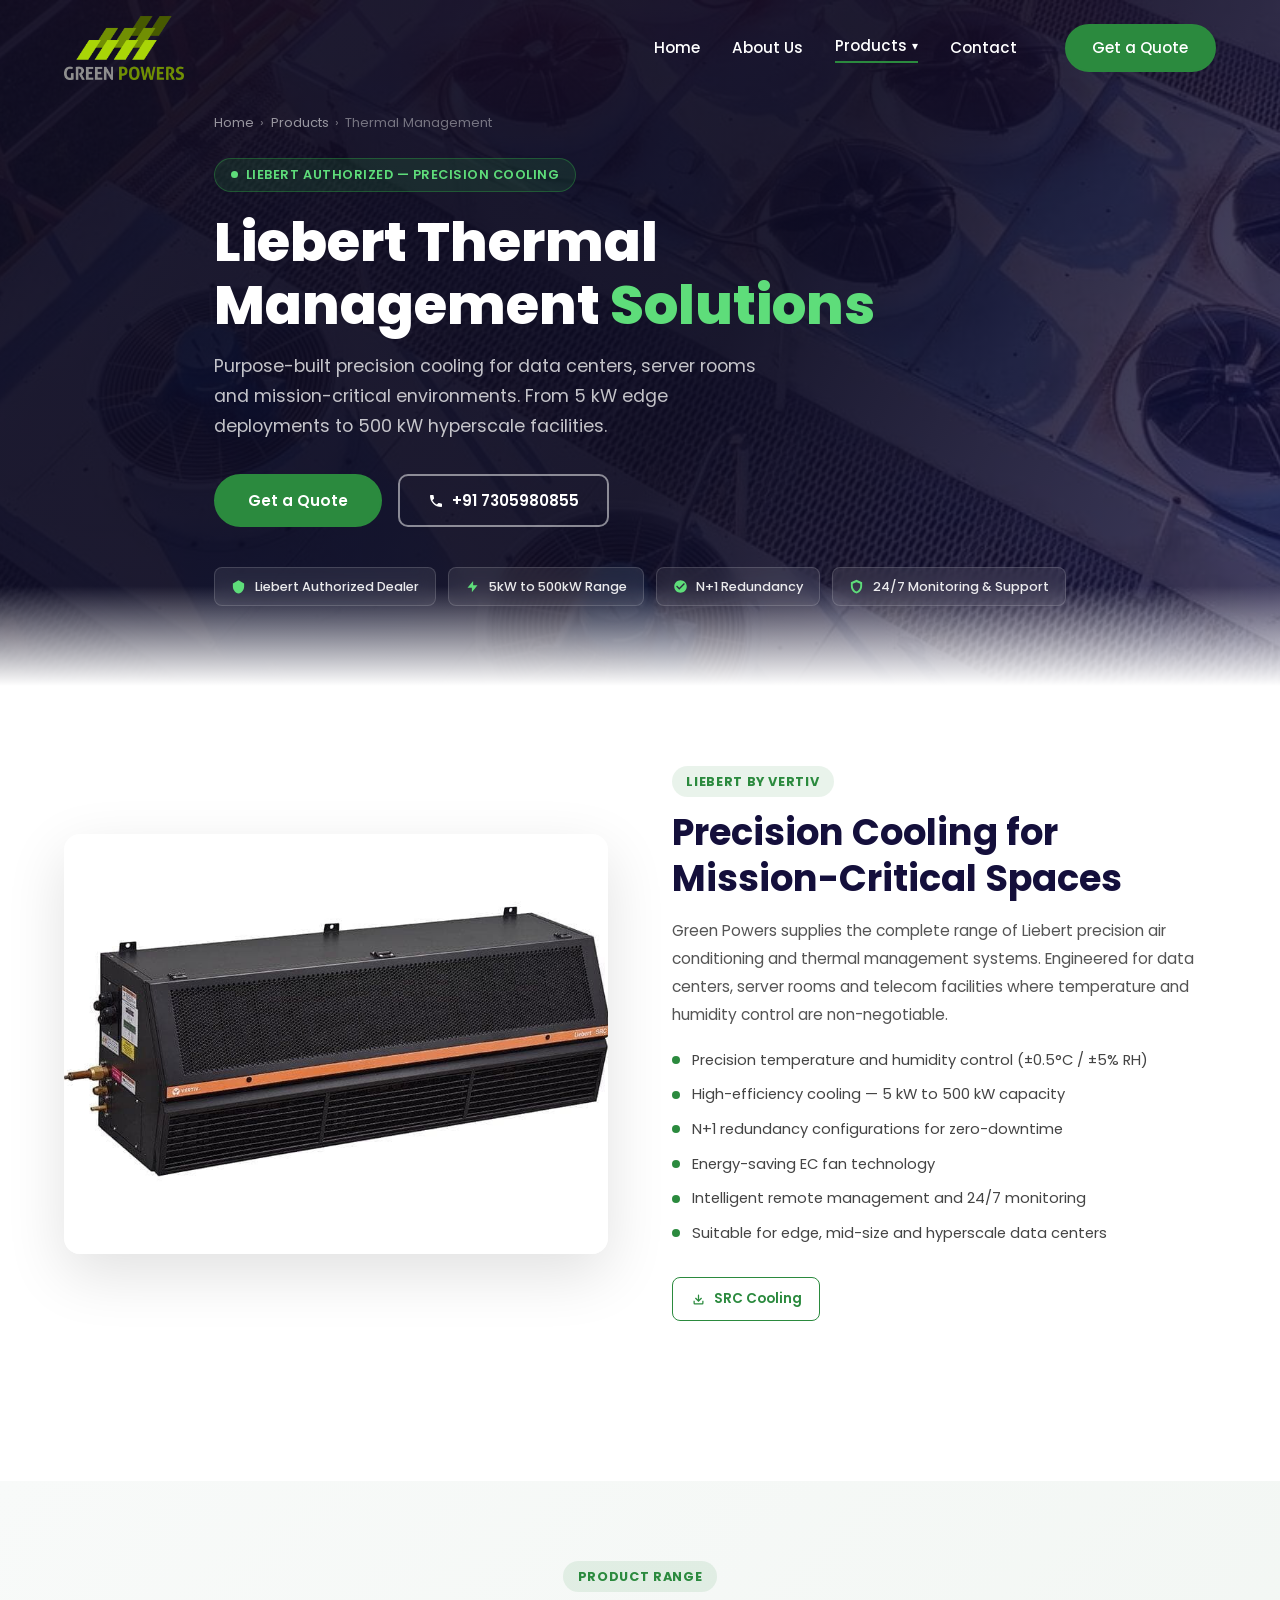
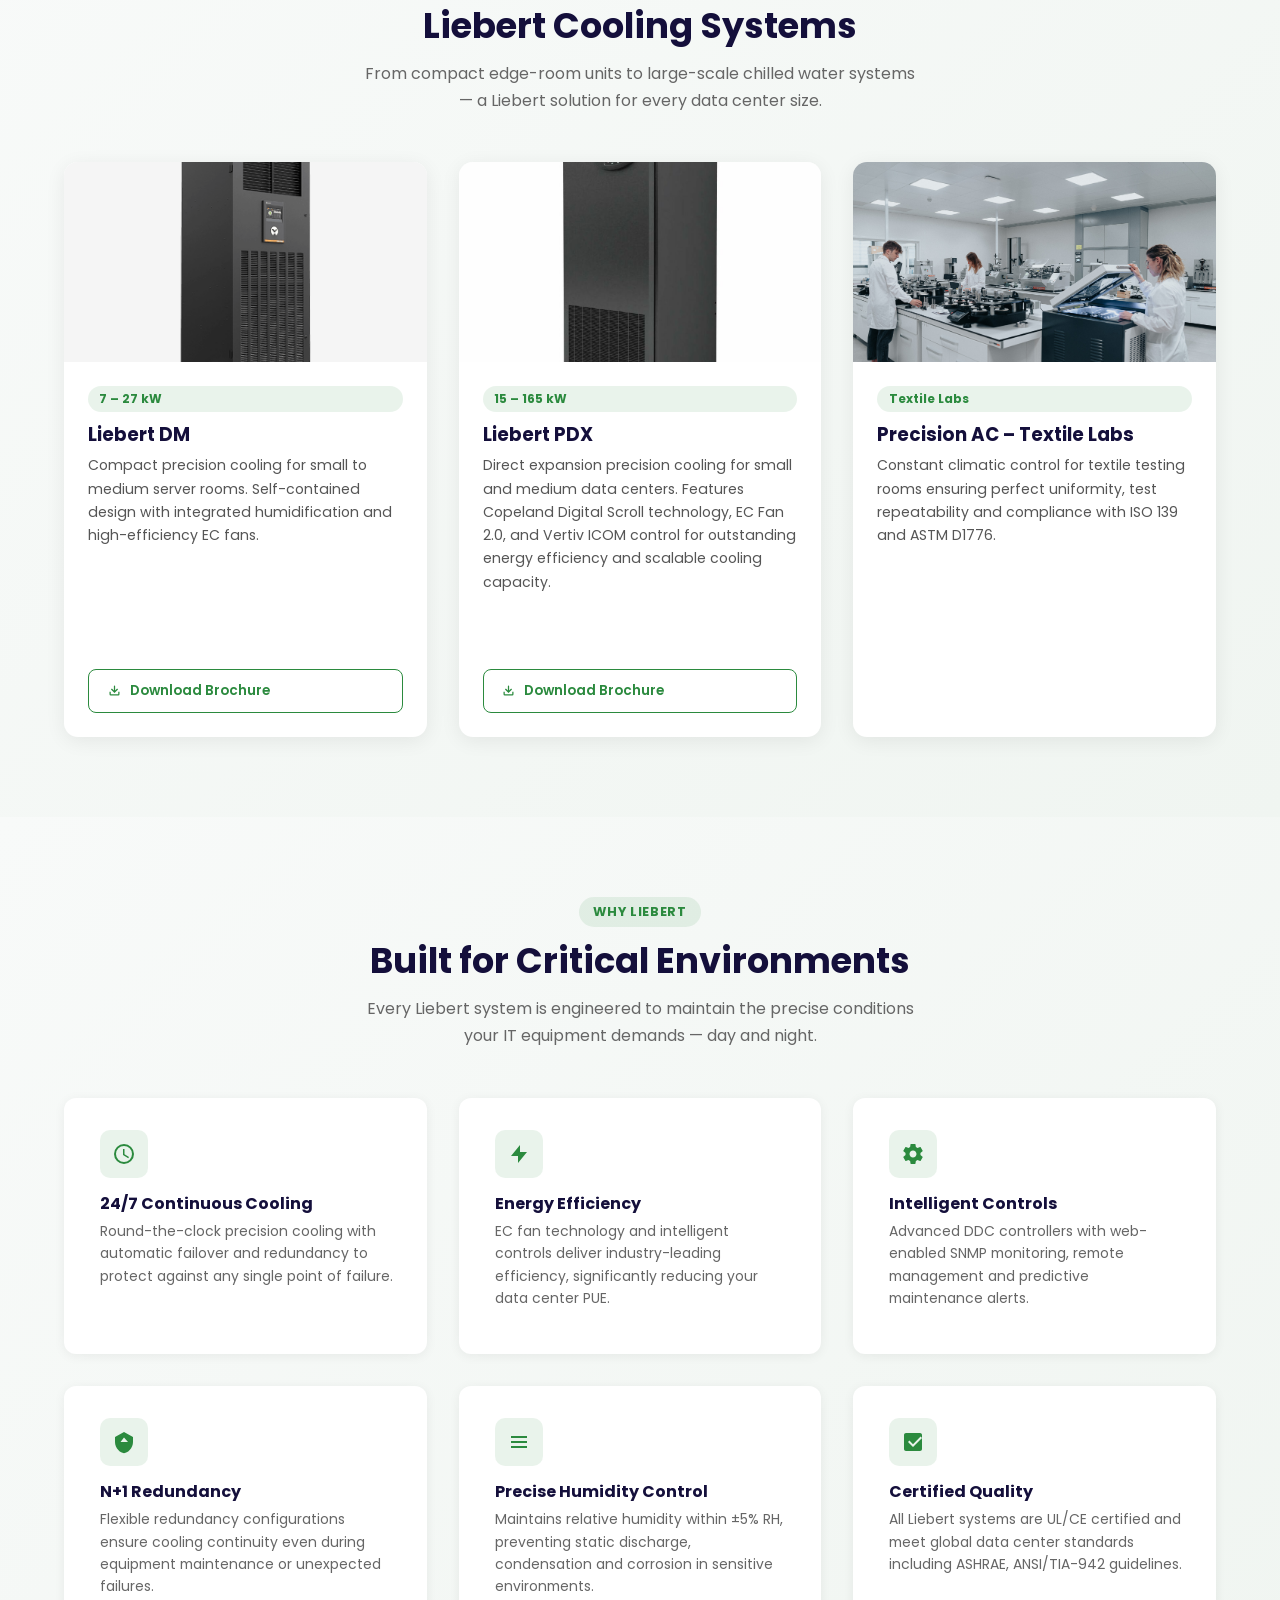
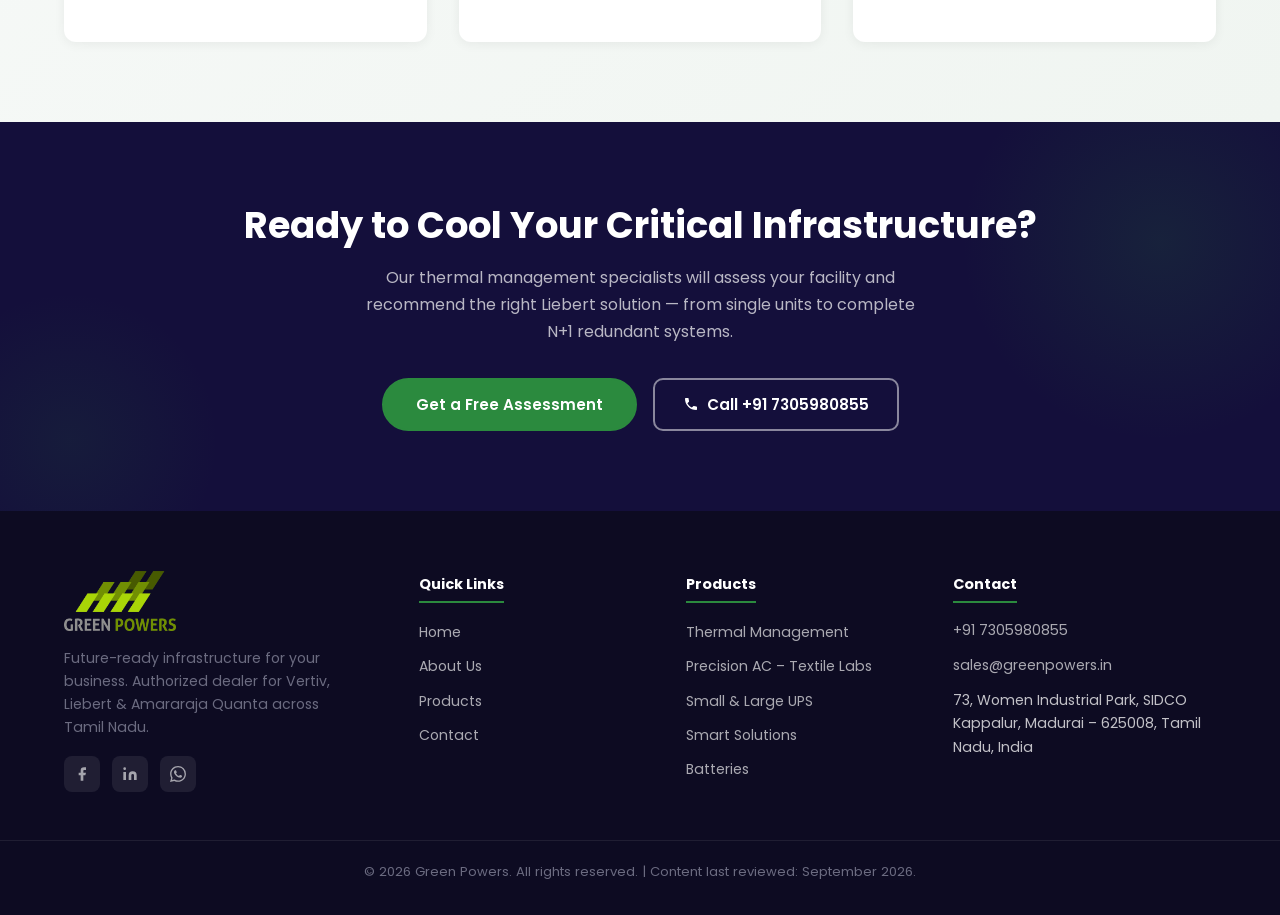
<file: thermal.html>
﻿<!DOCTYPE html>
<html lang="en">
<head>
  <meta charset="UTF-8">
  <meta name="viewport" content="width=device-width, initial-scale=1.0">
  <title>Liebert Thermal Management | Green Powers</title>
  <meta name="description" content="Green Powers supplies Liebert precision air conditioning &amp; thermal management for data centers and server rooms in Tamil Nadu. 5kW–500kW capacity.">
  <link rel="canonical" href="https://www.greenpowers.tech/thermal">
  <link rel="icon" href="/Green_Power_Transp.png">
  <meta name="google-site-verification" content="S1jk_8TOt4TBKHKMu5BuYWSDKe9ppvMVQrNyrAllNzE">
  <!-- Open Graph -->
  <meta property="og:title" content="Liebert Thermal Management Solutions | Green Powers">
  <meta property="og:description" content="Liebert authorized dealer in Tamil Nadu. Precision cooling for data centers, server rooms and critical environments. 5kW to 500kW.">
  <meta property="og:url" content="https://www.greenpowers.tech/thermal">
  <meta property="og:image" content="https://www.greenpowers.tech/Industry-equipment-Air-conditioning-of-plant-drone-aerial-top-view-of-roof-1500x430.jpg">
  <meta property="og:site_name" content="Green Powers">
  <!-- Twitter Card -->
  <meta name="twitter:card" content="summary_large_image">
  <meta name="twitter:title" content="Liebert Thermal Management Solutions | Green Powers">
  <meta name="twitter:description" content="Liebert authorized dealer in Tamil Nadu. Precision cooling for data centers, server rooms and critical environments. 5kW to 500kW.">
  <meta name="twitter:image" content="https://www.greenpowers.tech/Industry-equipment-Air-conditioning-of-plant-drone-aerial-top-view-of-roof-1500x430.jpg">
  <meta property="og:type" content="website">
  <!-- GTM -->
  <script>(function(w,d,s,l,i){w[l]=w[l]||[];w[l].push({'gtm.start':new Date().getTime(),event:'gtm.js'});var f=d.getElementsByTagName(s)[0],j=d.createElement(s),dl=l!='dataLayer'?'&l='+l:'';j.async=true;j.src='https://www.googletagmanager.com/gtm.js?id='+i+dl;f.parentNode.insertBefore(j,f);})(window,document,'script','dataLayer','GTM-KDLJ2Q44');</script>
<!-- Google tag (gtag.js) -->
  <script async src="https://www.googletagmanager.com/gtag/js?id=G-RKJHMMQ7TC"></script>
  <script>
    window.dataLayer = window.dataLayer || [];
    function gtag(){dataLayer.push(arguments);}
    gtag('js', new Date());
    gtag('config', 'G-RKJHMMQ7TC');
  </script>
  <link rel="stylesheet" href="/style.css">
  <script type="application/ld+json">
  {
    "@context": "https://schema.org",
    "@type": "Product",
    "name": "Liebert Thermal Management Solutions",
    "description": "Liebert precision air conditioning and thermal management solutions for data centers and server rooms, 5kW to 500kW capacity, supplied by Green Powers across Tamil Nadu.",
    "url": "https://www.greenpowers.tech/thermal",
    "brand": {"@type": "Brand", "name": "Vertiv / Liebert / Amararaja Quanta"},
    "seller": {"@type": "Organization", "@id": "https://www.greenpowers.tech/#organization", "name": "Green Powers", "url": "https://www.greenpowers.tech", "telephone": "+917305980855"}
  }
  </script>
  <script type="application/ld+json">
  {
    "@context": "https://schema.org",
    "@type": "BreadcrumbList",
    "itemListElement": [
      {"@type": "ListItem", "position": 1, "name": "Home", "item": "https://www.greenpowers.tech/"},
      {"@type": "ListItem", "position": 2, "name": "Products", "item": "https://www.greenpowers.tech/products"},
      {"@type": "ListItem", "position": 3, "name": "Thermal Management", "item": "https://www.greenpowers.tech/thermal"}
    ]
  }
  </script>
  <style>
    /* ── Hero ── */
    .prod-hero{position:relative;min-height:75vh;display:flex;align-items:center;background:url('/Industry-equipment-Air-conditioning-of-plant-drone-aerial-top-view-of-roof-1500x430.jpg') center/cover no-repeat;}
    .prod-hero::before{content:'';position:absolute;inset:0;background:linear-gradient(120deg,rgba(13,11,34,.93) 55%,rgba(20,15,59,.7));}
    .prod-hero::after{content:'';position:absolute;bottom:0;left:0;right:0;height:100px;background:linear-gradient(to top,#fff,transparent);pointer-events:none;}
    .prod-hero .container{position:relative;z-index:1;padding-top:7rem;padding-bottom:5rem;}
    .hero-badge{display:inline-flex;align-items:center;gap:.5rem;background:rgba(43,138,62,.18);border:1px solid rgba(43,138,62,.5);color:#5edd7a;padding:.35rem 1rem;border-radius:20px;font-size:.8rem;font-weight:600;letter-spacing:.04em;text-transform:uppercase;margin-bottom:1.2rem;}
    .hero-badge-dot{width:7px;height:7px;background:#5edd7a;border-radius:50%;animation:pulse 2s infinite;}
    @keyframes pulse{0%,100%{opacity:1;transform:scale(1);}50%{opacity:.5;transform:scale(1.4);}}
    .prod-hero h1{font-size:clamp(2.1rem,5vw,3.4rem);color:#fff;line-height:1.15;margin-bottom:1rem;font-weight:800;}
    .prod-hero h1 span{color:#5edd7a;}
    .prod-hero .hero-sub{font-size:1.1rem;color:rgba(255,255,255,.75);max-width:560px;line-height:1.7;margin-bottom:2rem;}
    .hero-ctas{display:flex;flex-wrap:wrap;gap:1rem;align-items:center;}
    .btn-outline-white{display:inline-flex;align-items:center;gap:.5rem;padding:.75rem 1.75rem;border:2px solid rgba(255,255,255,.5);color:#fff;border-radius:var(--radius);font-weight:600;font-size:.95rem;transition:all var(--transition);background:transparent;}
    .btn-outline-white:hover{border-color:#fff;background:rgba(255,255,255,.1);}
    .trust-badges{display:flex;flex-wrap:wrap;gap:.75rem;margin-top:2.5rem;}
    .trust-badge{display:flex;align-items:center;gap:.55rem;background:rgba(255,255,255,.08);border:1px solid rgba(255,255,255,.15);backdrop-filter:blur(8px);padding:.5rem 1rem;border-radius:8px;color:rgba(255,255,255,.9);font-size:.8rem;font-weight:500;}
    .trust-badge svg{color:#5edd7a;flex-shrink:0;}

    /* ── Breadcrumb ── */
    .breadcrumb{display:flex;align-items:center;gap:.4rem;font-size:.82rem;color:rgba(255,255,255,.55);margin-bottom:1.5rem;}
    .breadcrumb a{color:rgba(255,255,255,.55);text-decoration:none;}
    .breadcrumb a:hover{color:#5edd7a;}
    .breadcrumb span{color:rgba(255,255,255,.4);}

    /* ── Intro 2-col ── */
    .prod-intro{display:grid;grid-template-columns:1fr 1fr;gap:4rem;align-items:center;padding:5rem 0;}
    .prod-intro-img{border-radius:16px;overflow:hidden;box-shadow:0 20px 60px rgba(0,0,0,.12);}
    .prod-intro-img img{width:100%;height:420px;object-fit:cover;display:block;}
    .prod-intro-content h2{font-size:clamp(1.7rem,3vw,2.3rem);color:var(--primary);margin-bottom:1rem;line-height:1.25;}
    .prod-intro-content p{color:#555;line-height:1.8;margin-bottom:1.2rem;font-size:.97rem;}
    .feat-list{list-style:none;padding:0;margin:1.2rem 0 2rem;display:flex;flex-direction:column;gap:.65rem;}
    .feat-list li{display:flex;align-items:center;gap:.75rem;color:#444;font-size:.92rem;}
    .feat-list li::before{content:'';width:8px;height:8px;background:var(--accent);border-radius:50%;flex-shrink:0;}
    .download-row{display:flex;flex-wrap:wrap;gap:.75rem;margin-top:1.5rem;}
    .dl-btn{display:inline-flex;align-items:center;gap:.5rem;padding:.6rem 1.1rem;border:1.5px solid var(--accent);color:var(--accent);border-radius:8px;font-size:.85rem;font-weight:600;text-decoration:none;transition:all var(--transition);}
    .dl-btn:hover{background:var(--accent);color:#fff;}
    .dl-btn svg{flex-shrink:0;}

    /* ── Section heading ── */
    .section-heading{text-align:center;margin-bottom:3rem;}
    .section-heading .label{display:inline-block;background:rgba(43,138,62,.1);color:var(--accent);padding:.3rem .9rem;border-radius:20px;font-size:.8rem;font-weight:700;letter-spacing:.05em;text-transform:uppercase;margin-bottom:.75rem;}
    .section-heading h2{font-size:clamp(1.6rem,3vw,2.2rem);color:var(--primary);margin-bottom:.75rem;}
    .section-heading p{color:#666;max-width:560px;margin:0 auto;line-height:1.7;}

    /* ── Product model cards ── */
    .models-grid{display:grid;grid-template-columns:repeat(3,1fr);gap:2rem;}
    @media(max-width:900px){.models-grid{grid-template-columns:1fr 1fr;}}
    @media(max-width:600px){.models-grid{grid-template-columns:1fr;}}
    .model-card{background:#fff;border-radius:14px;overflow:hidden;box-shadow:0 4px 20px rgba(0,0,0,.07);transition:transform .25s,box-shadow .25s;position:relative;display:flex;flex-direction:column;text-decoration:none;color:inherit;}
    .model-card::before{content:'';position:absolute;top:0;left:0;right:0;height:3px;background:linear-gradient(90deg,var(--accent),#5edd7a);transform:scaleX(0);transition:transform .3s;}
    .model-card:hover{transform:translateY(-5px);box-shadow:0 12px 40px rgba(0,0,0,.13);}
    .model-card:hover::before{transform:scaleX(1);}
    .model-card-img{height:200px;overflow:hidden;background:#f5f5f5;flex-shrink:0;}
    .model-card-img img{width:100%;height:100%;object-fit:cover;transition:transform .4s;}
    .model-card:hover .model-card-img img{transform:scale(1.06);}
    .model-card-body{padding:1.5rem;flex:1;display:flex;flex-direction:column;}
    .model-card-body h3{font-size:1.15rem;color:var(--primary);margin-bottom:.5rem;}
    .model-card-body .range-tag{display:inline-block;background:rgba(43,138,62,.1);color:var(--accent);padding:.2rem .7rem;border-radius:20px;font-size:.75rem;font-weight:700;margin-bottom:.7rem;}
    .model-card-body p{color:#555;font-size:.88rem;line-height:1.65;margin-bottom:1.2rem;flex:1;}
    .model-card-body .btn{font-size:.85rem;padding:.55rem 1.1rem;margin-top:auto;align-self:flex-start;}
    .model-card-body .dl-btn{margin-top:.65rem;}

    /* ── Features section ── */
    .features-section{background:linear-gradient(135deg,#f8faf9 0%,#f0f5f1 100%);padding:5rem 0;}
    .features-grid{display:grid;grid-template-columns:repeat(3,1fr);gap:2rem;}
    .feature-card{background:#fff;border-radius:12px;padding:2rem;box-shadow:0 2px 12px rgba(0,0,0,.06);border-left:4px solid transparent;transition:border-color .25s,transform .25s;}
    .feature-card:hover{border-color:var(--accent);transform:translateY(-3px);}
    .feature-icon{width:48px;height:48px;background:rgba(43,138,62,.1);border-radius:10px;display:flex;align-items:center;justify-content:center;margin-bottom:1rem;color:var(--accent);}
    .feature-card h4{font-size:1rem;color:var(--primary);margin-bottom:.4rem;font-weight:700;}
    .feature-card p{color:#666;font-size:.87rem;line-height:1.6;}

    /* ── CTA Section ── */
    .cta-section{background:var(--primary);padding:5rem 0;position:relative;overflow:hidden;text-align:center;}
    .cta-section::before{content:'';position:absolute;top:-80px;right:-80px;width:400px;height:400px;background:radial-gradient(circle,rgba(43,138,62,.15) 0%,transparent 70%);pointer-events:none;}
    .cta-section::after{content:'';position:absolute;bottom:-80px;left:-80px;width:300px;height:300px;background:radial-gradient(circle,rgba(43,138,62,.1) 0%,transparent 70%);pointer-events:none;}
    .cta-section .container{position:relative;z-index:1;}
    .cta-section h2{color:#fff;font-size:clamp(1.6rem,3vw,2.3rem);margin-bottom:1rem;}
    .cta-section p{color:rgba(255,255,255,.7);max-width:560px;margin:0 auto 2rem;line-height:1.7;}
    .cta-btns{display:flex;flex-wrap:wrap;gap:1rem;justify-content:center;}

    /* ── Footer social ── */
    .footer-social{display:flex;gap:.75rem;margin-top:1rem;}
    .footer-social a{width:36px;height:36px;background:rgba(255,255,255,.08);border-radius:8px;display:flex;align-items:center;justify-content:center;color:rgba(255,255,255,.6);transition:background var(--transition),color var(--transition);}
    .footer-social a:hover{background:var(--accent);color:#fff;}

    @media(max-width:900px){
      .prod-intro{grid-template-columns:1fr;gap:2.5rem;}
      .prod-intro-img img{height:280px;}
      .features-grid{grid-template-columns:1fr 1fr;}
    }
    @media(max-width:600px){
      .features-grid{grid-template-columns:1fr;}
      .trust-badges{gap:.5rem;}
      .trust-badge{font-size:.75rem;padding:.4rem .75rem;}
    }
  </style>
</head>
<body>
<noscript><iframe src="https://www.googletagmanager.com/ns.html?id=GTM-KDLJ2Q44" height="0" width="0" style="display:none;visibility:hidden"></iframe></noscript>

<header class="site-header" id="siteHeader">
  <nav class="nav-inner">
    <a class="nav-logo" href="/"><img src="/Green_Power_Transp.png" alt="Green Powers Logo"></a>
    <ul class="nav-menu" id="navMenu">
      <li><a href="/">Home</a></li>
      <li><a href="/about-us">About Us</a></li>
      <li class="nav-dropdown" id="productsDropdown">
        <a href="/products" class="active">Products</a>
        <ul class="dropdown-menu">
          <li><a href="/thermal">Thermal Management</a></li>
          <li><a href="/precision-ac-textile-lab">Precision AC &ndash; Textile Labs</a></li>
          <li><a href="/small-and-large-ups">Small &amp; Large UPS</a></li>
          <li><a href="/smart-solutions">Smart Solutions</a></li>
          <li><a href="/batteries">Batteries</a></li>
        </ul>
      </li>
      <li><a href="/contact">Contact</a></li>
      <li class="nav-cta"><a href="/contact" class="btn btn-primary">Get a Quote</a></li>
    </ul>
    <div class="burger" id="burger"><span></span><span></span><span></span></div>
  </nav>
  <div class="nav-overlay" id="navOverlay"></div>
</header>

<!-- ── HERO ── -->
<section class="prod-hero">
  <div class="container">
    <nav class="breadcrumb" aria-label="Breadcrumb">
      <a href="/">Home</a><span>›</span><a href="/products">Products</a><span>›</span><span>Thermal Management</span>
    </nav>
    <div class="hero-badge">
      <span class="hero-badge-dot"></span>
      Liebert Authorized &mdash; Precision Cooling
    </div>
    <h1>Liebert Thermal<br>Management <span>Solutions</span></h1>
    <p class="hero-sub">Purpose-built precision cooling for data centers, server rooms and mission-critical environments. From 5 kW edge deployments to 500 kW hyperscale facilities.</p>
    <div class="hero-ctas">
      <a href="/contact" class="btn btn-primary">Get a Quote</a>
      <a href="tel:+917305980855" class="btn-outline-white">
        <svg width="16" height="16" viewBox="0 0 24 24" fill="currentColor"><path d="M6.6 10.8c1.4 2.8 3.8 5.1 6.6 6.6l2.2-2.2c.3-.3.7-.4 1-.2 1.1.4 2.3.6 3.6.6.6 0 1 .4 1 1V20c0 .6-.4 1-1 1-9.4 0-17-7.6-17-17 0-.6.4-1 1-1h3.5c.6 0 1 .4 1 1 0 1.3.2 2.5.6 3.6.1.3 0 .7-.2 1L6.6 10.8z"/></svg>
        +91 7305980855
      </a>
    </div>
    <div class="trust-badges">
      <div class="trust-badge">
        <svg width="15" height="15" viewBox="0 0 24 24" fill="currentColor"><path d="M12 2L3 7v5c0 5.25 3.75 10.15 9 11.35C17.25 22.15 21 17.25 21 12V7l-9-5z"/></svg>
        Liebert Authorized Dealer
      </div>
      <div class="trust-badge">
        <svg width="15" height="15" viewBox="0 0 24 24" fill="currentColor"><path d="M13 10V3L4 14h7v7l9-11h-7z"/></svg>
        5kW to 500kW Range
      </div>
      <div class="trust-badge">
        <svg width="15" height="15" viewBox="0 0 24 24" fill="currentColor"><path d="M12 2C6.48 2 2 6.48 2 12s4.48 10 10 10 10-4.48 10-10S17.52 2 12 2zm-2 15l-5-5 1.41-1.41L10 14.17l7.59-7.59L19 8l-9 9z"/></svg>
        N+1 Redundancy
      </div>
      <div class="trust-badge">
        <svg width="15" height="15" viewBox="0 0 24 24" fill="currentColor"><path d="M12 1L3 5v6c0 5.55 3.84 10.74 9 12 5.16-1.26 9-6.45 9-12V5l-9-4zm0 4l6 2.67V11c0 3.9-2.63 7.52-6 8.93-3.37-1.41-6-5.03-6-8.93V7.67L12 5z"/></svg>
        24/7 Monitoring &amp; Support
      </div>
    </div>
  </div>
</section>

<!-- ── PRODUCT INTRO ── -->
<section class="section" style="padding-top:0;">
  <div class="container">
    <div class="prod-intro">
      <div class="prod-intro-img">
        <img src="/liebert-src.jpeg" alt="Liebert Precision Cooling System" loading="lazy">
      </div>
      <div class="prod-intro-content">
        <span style="display:inline-block;background:rgba(43,138,62,.1);color:var(--accent);padding:.3rem .9rem;border-radius:20px;font-size:.8rem;font-weight:700;letter-spacing:.05em;text-transform:uppercase;margin-bottom:.75rem;">Liebert by Vertiv</span>
        <h2>Precision Cooling for<br>Mission-Critical Spaces</h2>
        <p>Green Powers supplies the complete range of Liebert precision air conditioning and thermal management systems. Engineered for data centers, server rooms and telecom facilities where temperature and humidity control are non-negotiable.</p>
        <ul class="feat-list">
          <li>Precision temperature and humidity control (±0.5°C / ±5% RH)</li>
          <li>High-efficiency cooling — 5 kW to 500 kW capacity</li>
          <li>N+1 redundancy configurations for zero-downtime</li>
          <li>Energy-saving EC fan technology</li>
          <li>Intelligent remote management and 24/7 monitoring</li>
          <li>Suitable for edge, mid-size and hyperscale data centers</li>
        </ul>
        <div class="download-row">
          <a href="/files/liebert-src-small-room-equipment-cooling.pdf" class="dl-btn" download>
            <svg width="15" height="15" viewBox="0 0 24 24" fill="currentColor"><path d="M11 5a1 1 0 0 1 2 0v7.158l3.243-3.243 1.414 1.414L12 15.986l-5.657-5.657 1.414-1.414L11 12.158V5z"/><path d="M4 14h2v4h12v-4h2v4a2 2 0 0 1-2 2H6a2 2 0 0 1-2-2v-4z"/></svg>
            SRC Cooling
          </a>
        </div>
      </div>
    </div>
  </div>
</section>

<!-- ── PRODUCT MODELS ── -->
<section class="section" style="background:linear-gradient(135deg,#f8faf9,#f0f5f1);padding:5rem 0;">
  <div class="container">
    <div class="section-heading">
      <span class="label">Product Range</span>
      <h2>Liebert Cooling Systems</h2>
      <p>From compact edge-room units to large-scale chilled water systems — a Liebert solution for every data center size.</p>
    </div>
    <div class="models-grid">

      <div class="model-card">
        <div class="model-card-img">
          <img src="/DM.png" alt="Liebert DM Precision Cooling 7-27kW" loading="lazy">
        </div>
        <div class="model-card-body">
          <span class="range-tag">7 – 27 kW</span>
          <h3>Liebert DM</h3>
          <p>Compact precision cooling for small to medium server rooms. Self-contained design with integrated humidification and high-efficiency EC fans.</p>
          <a href="/contact" class="btn btn-outline">Get a Quote</a>
          <a href="/files/liebert-dm-7-27kw-brochure.pdf" class="dl-btn" download style="margin-top:.75rem;">
            <svg width="15" height="15" viewBox="0 0 24 24" fill="currentColor"><path d="M11 5a1 1 0 0 1 2 0v7.158l3.243-3.243 1.414 1.414L12 15.986l-5.657-5.657 1.414-1.414L11 12.158V5z"/><path d="M4 14h2v4h12v-4h2v4a2 2 0 0 1-2 2H6a2 2 0 0 1-2-2v-4z"/></svg>
            Download Brochure
          </a>
        </div>
      </div>

      <div class="model-card">
        <div class="model-card-img">
          <img src="/images/liebert-pdx.jpg" alt="Liebert PDX Direct Expansion Cooling 15-165kW" loading="lazy">
        </div>
        <div class="model-card-body">
          <span class="range-tag">15 – 165 kW</span>
          <h3>Liebert PDX</h3>
          <p>Direct expansion precision cooling for small and medium data centers. Features Copeland Digital Scroll technology, EC Fan 2.0, and Vertiv ICOM control for outstanding energy efficiency and scalable cooling capacity.</p>
          <a href="/contact" class="btn btn-outline">Get a Quote</a>
          <a href="/files/Liebert-PDX-15-165kW.pdf" class="dl-btn" download style="margin-top:.75rem;">
            <svg width="15" height="15" viewBox="0 0 24 24" fill="currentColor"><path d="M11 5a1 1 0 0 1 2 0v7.158l3.243-3.243 1.414 1.414L12 15.986l-5.657-5.657 1.414-1.414L11 12.158V5z"/><path d="M4 14h2v4h12v-4h2v4a2 2 0 0 1-2 2H6a2 2 0 0 1-2-2v-4z"/></svg>
            Download Brochure
          </a>
        </div>
      </div>


      <div class="model-card">
        <div class="model-card-img">
          <img src="/images/textile.jpg" alt="Precision Air Conditioning for Textile Laboratories" loading="lazy">
        </div>
        <div class="model-card-body">
          <span class="range-tag">Textile Labs</span>
          <h3>Precision AC – Textile Labs</h3>
          <p>Constant climatic control for textile testing rooms ensuring perfect uniformity, test repeatability and compliance with ISO 139 and ASTM D1776.</p>
          <a href="/precision-ac-textile-lab" class="btn btn-outline">Learn More &rarr;</a>
        </div>
      </div>

    </div>
  </div>
</section>

<!-- ── KEY FEATURES ── -->
<section class="features-section">
  <div class="container">
    <div class="section-heading">
      <span class="label">Why Liebert</span>
      <h2>Built for Critical Environments</h2>
      <p>Every Liebert system is engineered to maintain the precise conditions your IT equipment demands — day and night.</p>
    </div>
    <div class="features-grid">
      <div class="feature-card">
        <div class="feature-icon">
          <svg width="24" height="24" viewBox="0 0 24 24" fill="currentColor"><path d="M12 2a10 10 0 1 0 10 10A10 10 0 0 0 12 2zm0 18a8 8 0 1 1 8-8 8 8 0 0 1-8 8zm.5-13H11v6l5.25 3.15.75-1.23-4.5-2.67z"/></svg>
        </div>
        <h4>24/7 Continuous Cooling</h4>
        <p>Round-the-clock precision cooling with automatic failover and redundancy to protect against any single point of failure.</p>
      </div>
      <div class="feature-card">
        <div class="feature-icon">
          <svg width="24" height="24" viewBox="0 0 24 24" fill="currentColor"><path d="M13 10V3L4 14h7v7l9-11h-7z"/></svg>
        </div>
        <h4>Energy Efficiency</h4>
        <p>EC fan technology and intelligent controls deliver industry-leading efficiency, significantly reducing your data center PUE.</p>
      </div>
      <div class="feature-card">
        <div class="feature-icon">
          <svg width="24" height="24" viewBox="0 0 24 24" fill="currentColor"><path d="M19.43 12.98c.04-.32.07-.64.07-.98s-.03-.66-.07-.98l2.11-1.65c.19-.15.24-.42.12-.64l-2-3.46c-.12-.22-.39-.3-.61-.22l-2.49 1c-.52-.4-1.08-.73-1.69-.98l-.38-2.65C14.46 2.18 14.25 2 14 2h-4c-.25 0-.46.18-.49.42l-.38 2.65c-.61.25-1.17.59-1.69.98l-2.49-1c-.23-.09-.49 0-.61.22l-2 3.46c-.13.22-.07.49.12.64l2.11 1.65c-.04.32-.07.65-.07.98s.03.66.07.98l-2.11 1.65c-.19.15-.24.42-.12.64l2 3.46c.12.22.39.3.61.22l2.49-1c.52.4 1.08.73 1.69.98l.38 2.65c.03.24.24.42.49.42h4c.25 0 .46-.18.49-.42l.38-2.65c.61-.25 1.17-.59 1.69-.98l2.49 1c.23.09.49 0 .61-.22l2-3.46c.12-.22.07-.49-.12-.64l-2.11-1.65zM12 15.5c-1.93 0-3.5-1.57-3.5-3.5s1.57-3.5 3.5-3.5 3.5 1.57 3.5 3.5-1.57 3.5-3.5 3.5z"/></svg>
        </div>
        <h4>Intelligent Controls</h4>
        <p>Advanced DDC controllers with web-enabled SNMP monitoring, remote management and predictive maintenance alerts.</p>
      </div>
      <div class="feature-card">
        <div class="feature-icon">
          <svg width="24" height="24" viewBox="0 0 24 24" fill="currentColor"><path d="M12 2L3 7v5c0 5.25 3.75 10.15 9 11.35C17.25 22.15 21 17.25 21 12V7l-9-5zm0 5.5l4 4.5H8.5L12 7.5z"/></svg>
        </div>
        <h4>N+1 Redundancy</h4>
        <p>Flexible redundancy configurations ensure cooling continuity even during equipment maintenance or unexpected failures.</p>
      </div>
      <div class="feature-card">
        <div class="feature-icon">
          <svg width="24" height="24" viewBox="0 0 24 24" fill="currentColor"><path d="M4 6h16v2H4zm0 5h16v2H4zm0 5h16v2H4z"/></svg>
        </div>
        <h4>Precise Humidity Control</h4>
        <p>Maintains relative humidity within ±5% RH, preventing static discharge, condensation and corrosion in sensitive environments.</p>
      </div>
      <div class="feature-card">
        <div class="feature-icon">
          <svg width="24" height="24" viewBox="0 0 24 24" fill="currentColor"><path d="M19 3H5c-1.1 0-2 .9-2 2v14c0 1.1.9 2 2 2h14c1.1 0 2-.9 2-2V5c0-1.1-.9-2-2-2zm-7 14l-5-5 1.41-1.41L12 14.17l7.59-7.59L21 8l-9 9z"/></svg>
        </div>
        <h4>Certified Quality</h4>
        <p>All Liebert systems are UL/CE certified and meet global data center standards including ASHRAE, ANSI/TIA-942 guidelines.</p>
      </div>
    </div>
  </div>
</section>

<!-- ── CTA ── -->
<section class="cta-section">
  <div class="container">
    <h2>Ready to Cool Your Critical Infrastructure?</h2>
    <p>Our thermal management specialists will assess your facility and recommend the right Liebert solution — from single units to complete N+1 redundant systems.</p>
    <div class="cta-btns">
      <a href="/contact" class="btn btn-primary">Get a Free Assessment</a>
      <a href="tel:+917305980855" class="btn-outline-white">
        <svg width="16" height="16" viewBox="0 0 24 24" fill="currentColor"><path d="M6.6 10.8c1.4 2.8 3.8 5.1 6.6 6.6l2.2-2.2c.3-.3.7-.4 1-.2 1.1.4 2.3.6 3.6.6.6 0 1 .4 1 1V20c0 .6-.4 1-1 1-9.4 0-17-7.6-17-17 0-.6.4-1 1-1h3.5c.6 0 1 .4 1 1 0 1.3.2 2.5.6 3.6.1.3 0 .7-.2 1L6.6 10.8z"/></svg>
        Call +91 7305980855
      </a>
    </div>
  </div>
</section>

<footer class="site-footer">
  <div class="container">
    <div class="footer-grid">
      <div class="footer-logo">
        <img src="/Green_Power_Transp.png" alt="Green Powers">
        <p>Future-ready infrastructure for your business. Authorized dealer for Vertiv, Liebert &amp; Amararaja Quanta across Tamil Nadu.</p>
        <div class="footer-social">
          <a href="https://www.facebook.com/greenpowers.tech" target="_blank" rel="noopener" aria-label="Facebook">
            <svg width="16" height="16" viewBox="0 0 24 24" fill="currentColor"><path d="M18 2h-3a5 5 0 0 0-5 5v3H7v4h3v8h4v-8h3l1-4h-4V7a1 1 0 0 1 1-1h3z"/></svg>
          </a>
          <a href="https://www.linkedin.com/company/greenpowers" target="_blank" rel="noopener" aria-label="LinkedIn">
            <svg width="16" height="16" viewBox="0 0 24 24" fill="currentColor"><path d="M16 8a6 6 0 0 1 6 6v7h-4v-7a2 2 0 0 0-2-2 2 2 0 0 0-2 2v7h-4v-7a6 6 0 0 1 6-6zM2 9h4v12H2z"/><circle cx="4" cy="4" r="2"/></svg>
          </a>
          <a href="https://wa.me/917305980855" target="_blank" rel="noopener" aria-label="WhatsApp">
            <svg width="16" height="16" viewBox="0 0 24 24" fill="currentColor"><path d="M17.472 14.382c-.297-.149-1.758-.867-2.03-.967-.273-.099-.471-.148-.67.15-.197.297-.767.966-.94 1.164-.173.199-.347.223-.644.075-.297-.15-1.255-.463-2.39-1.475-.883-.788-1.48-1.761-1.653-2.059-.173-.297-.018-.458.13-.606.134-.133.298-.347.446-.52.149-.174.198-.298.298-.497.099-.198.05-.371-.025-.52-.075-.149-.669-1.612-.916-2.207-.242-.579-.487-.5-.669-.51-.173-.008-.371-.01-.57-.01-.198 0-.52.074-.792.372-.272.297-1.04 1.016-1.04 2.479 0 1.462 1.065 2.875 1.213 3.074.149.198 2.096 3.2 5.077 4.487.709.306 1.262.489 1.694.625.712.227 1.36.195 1.871.118.571-.085 1.758-.719 2.006-1.413.248-.694.248-1.289.173-1.413-.074-.124-.272-.198-.57-.347m-5.421 7.403h-.004a9.87 9.87 0 0 1-5.031-1.378l-.361-.214-3.741.982.998-3.648-.235-.374a9.86 9.86 0 0 1-1.51-5.26c.001-5.45 4.436-9.884 9.888-9.884 2.64 0 5.122 1.03 6.988 2.898a9.825 9.825 0 0 1 2.893 6.994c-.003 5.45-4.437 9.884-9.885 9.884m8.413-18.297A11.815 11.815 0 0 0 12.05 0C5.495 0 .16 5.335.157 11.892c0 2.096.547 4.142 1.588 5.945L.057 24l6.305-1.654a11.882 11.882 0 0 0 5.683 1.448h.005c6.554 0 11.89-5.335 11.893-11.893a11.821 11.821 0 0 0-3.48-8.413z"/></svg>
          </a>
        </div>
      </div>
      <div class="footer-col"><h5>Quick Links</h5><ul class="footer-links"><li><a href="/">Home</a></li><li><a href="/about-us">About Us</a></li><li><a href="/products">Products</a></li><li><a href="/contact">Contact</a></li></ul></div>
      <div class="footer-col"><h5>Products</h5><ul class="footer-links"><li><a href="/thermal">Thermal Management</a></li>
          <li><a href="/precision-ac-textile-lab">Precision AC &ndash; Textile Labs</a></li><li><a href="/small-and-large-ups">Small &amp; Large UPS</a></li><li><a href="/smart-solutions">Smart Solutions</a></li><li><a href="/batteries">Batteries</a></li></ul></div>
      <div class="footer-col"><h5>Contact</h5><ul class="footer-contact"><li><span><a href="tel:+917305980855">+91 7305980855</a></span></li><li><span><a href="mailto:sales@greenpowers.in">sales@greenpowers.in</a></span></li><li><span>73, Women Industrial Park, SIDCO Kappalur, Madurai – 625008, Tamil Nadu, India</span></li></ul></div>
    </div>
  </div>
  <div class="footer-bottom"><div class="container"><p>&copy; 2026 Green Powers. All rights reserved. | Content last reviewed: September 2026.</p></div></div>
</footer>

<script>
const header=document.getElementById('siteHeader');
window.addEventListener('scroll',()=>{header.classList.toggle('scrolled',window.scrollY>60);});
const burger=document.getElementById('burger');
const navMenu=document.getElementById('navMenu');
const overlay=document.getElementById('navOverlay');
burger.addEventListener('click',()=>{burger.classList.toggle('open');navMenu.classList.toggle('open');overlay.classList.toggle('show');});
overlay.addEventListener('click',()=>{burger.classList.remove('open');navMenu.classList.remove('open');overlay.classList.remove('show');});
document.getElementById('productsDropdown').addEventListener('click',function(e){if(window.innerWidth<=768){e.preventDefault();this.classList.toggle('open');}});
</script>
</body>
</html>
</file>
<file: style.css>
/* ============================================================
   Green Powers – Custom Stylesheet
   Self-hosted, no Zoho/CDN dependencies
   ============================================================ */

/* Google Fonts – Poppins */
@import url('https://fonts.googleapis.com/css2?family=Poppins:wght@300;400;500;600;700;800&display=swap');

/* ── CSS Variables ── */
:root {
  --primary:    #140F3B;
  --primary-light: #1e1660;
  --accent:     #2b8a3e;
  --accent-light:#3aaf52;
  --white:      #ffffff;
  --light:      #f5f7fa;
  --light2:     #eef0f5;
  --dark:       #0d0b22;
  --text:       #333344;
  --text-light: #6b6b80;
  --border:     #dde2ee;
  --shadow:     0 4px 24px rgba(20,15,59,.10);
  --shadow-lg:  0 12px 48px rgba(20,15,59,.18);
  --radius:     10px;
  --transition: .3s ease;
}

/* ── Reset ── */
*, *::before, *::after { box-sizing: border-box; margin: 0; padding: 0; }
html { scroll-behavior: smooth; }
body {
  font-family: 'Poppins', sans-serif;
  color: var(--text);
  background: var(--white);
  line-height: 1.65;
  font-size: 16px;
}
img { max-width: 100%; height: auto; display: block; }
a { color: inherit; text-decoration: none; }
ul { list-style: none; }

/* ── Typography ── */
h1,h2,h3,h4,h5,h6 { line-height: 1.25; font-weight: 700; color: var(--primary); }
h1 { font-size: clamp(2rem, 5vw, 3.2rem); }
h2 { font-size: clamp(1.6rem, 4vw, 2.4rem); }
h3 { font-size: clamp(1.2rem, 3vw, 1.7rem); }
h4 { font-size: 1.2rem; }
h5 { font-size: 1rem; }
p  { color: var(--text-light); margin-bottom: .8rem; }

/* ── Layout ── */
.container { max-width: 1200px; margin: 0 auto; padding: 0 1.5rem; }
.section    { padding: 80px 0; }
.section--light { background: var(--light); }
.section--dark  { background: var(--primary); }

/* ── Grid ── */
.grid      { display: grid; gap: 2rem; }
.grid-2    { grid-template-columns: repeat(2, 1fr); }
.grid-3    { grid-template-columns: repeat(3, 1fr); }
.grid-4    { grid-template-columns: repeat(4, 1fr); }

/* ── Buttons ── */
.btn {
  display: inline-flex; align-items: center; gap: .5rem;
  padding: .75rem 2rem; border-radius: 50px; font-weight: 600;
  font-size: .95rem; transition: var(--transition); cursor: pointer;
  border: 2px solid transparent;
}
.btn-primary {
  background: var(--accent); color: var(--white);
  border-color: var(--accent);
}
.btn-primary:hover { background: var(--accent-light); border-color: var(--accent-light); transform: translateY(-2px); box-shadow: 0 6px 20px rgba(43,138,62,.35); }
.btn-outline {
  background: transparent; color: var(--white);
  border-color: var(--white);
}
.btn-outline:hover { background: var(--white); color: var(--primary); }
.btn-dark {
  background: var(--primary); color: var(--white);
  border-color: var(--primary);
}
.btn-dark:hover { background: var(--primary-light); }

/* ── Section Labels ── */
.section-label {
  display: inline-block; color: var(--accent);
  font-size: .85rem; font-weight: 600; letter-spacing: .08em;
  text-transform: uppercase; margin-bottom: .6rem;
}
.section-title { margin-bottom: 1rem; }
.section-desc  { max-width: 640px; margin-bottom: 2.5rem; }
.text-center   { text-align: center; }
.text-center .section-desc { margin-left: auto; margin-right: auto; }

/* ── Divider ── */
.divider {
  width: 60px; height: 4px; background: var(--accent);
  border-radius: 2px; margin: 1rem 0 2rem;
}
.text-center .divider { margin-left: auto; margin-right: auto; }

/* ────────────────────────────────────
   HEADER / NAV
──────────────────────────────────── */
.site-header {
  position: fixed; top: 0; left: 0; right: 0; z-index: 1000;
  transition: background .35s, box-shadow .35s;
}
.site-header.scrolled {
  background: var(--primary);
  box-shadow: 0 2px 20px rgba(0,0,0,.25);
}
.nav-inner {
  display: flex; align-items: center; justify-content: space-between;
  padding: 1rem 1.5rem; max-width: 1200px; margin: 0 auto;
}
.nav-logo img { height: 64px; width: auto; }
.nav-menu { display: flex; align-items: center; gap: 2rem; }
.nav-menu a {
  color: var(--white); font-weight: 500; font-size: .95rem;
  position: relative; padding-bottom: 4px;
  transition: color var(--transition);
}
.nav-menu a::after {
  content: ''; position: absolute; bottom: 0; left: 0;
  width: 0; height: 2px; background: var(--accent);
  transition: width var(--transition);
}
.nav-menu a:hover::after,
.nav-menu a.active::after { width: 100%; }
.nav-menu a:hover { color: var(--accent-light); }

/* Dropdown */
.nav-dropdown { position: relative; }
.nav-dropdown > a { display: flex; align-items: center; gap: .3rem; }
.nav-dropdown > a::before {
  content: '▾'; font-size: .75rem; order: 1;
}
.dropdown-menu {
  position: absolute; top: calc(100% + 1rem); left: 50%; transform: translateX(-50%);
  background: var(--white); border-radius: var(--radius);
  box-shadow: var(--shadow-lg); min-width: 220px;
  padding: .5rem 0; opacity: 0; visibility: hidden;
  transition: var(--transition);
}
.nav-dropdown:hover .dropdown-menu { opacity: 1; visibility: visible; top: calc(100% + .5rem); }
.dropdown-menu a {
  display: block; padding: .65rem 1.25rem; color: var(--text) !important;
  font-size: .9rem; transition: background var(--transition);
}
.dropdown-menu a::after { display: none; }
.dropdown-menu a:hover { background: var(--light); color: var(--accent) !important; }
.nav-cta { margin-left: 1rem; }

/* Burger */
.burger { display: none; flex-direction: column; gap: 5px; cursor: pointer; padding: .3rem; }
.burger span { display: block; width: 24px; height: 2px; background: var(--white); border-radius: 2px; transition: var(--transition); }
.burger.open span:nth-child(1) { transform: translateY(7px) rotate(45deg); }
.burger.open span:nth-child(2) { opacity: 0; }
.burger.open span:nth-child(3) { transform: translateY(-7px) rotate(-45deg); }

/* ────────────────────────────────────
   HERO
──────────────────────────────────── */
.hero {
  position: relative; min-height: 100vh; display: flex;
  align-items: center; overflow: hidden;
  background: var(--primary);
}
.hero-content {
  position: relative; z-index: 1;
  max-width: 700px;
}
.hero-content h1 { color: var(--white); margin-bottom: 1.2rem; }
.hero-content p   { color: rgba(255,255,255,.8); font-size: 1.1rem; margin-bottom: 2rem; }
.hero-badge {
    display: inline-block; background: var(--accent);
    color: var(--white); font-size: .8rem; font-weight: 600;
    padding: .35rem 1rem; border-radius: 50px;
    margin-bottom: 1.2rem; letter-spacing: .06em;
}
.hero-btns { display: flex; gap: 1rem; flex-wrap: wrap; }

/* Page Hero (sub-pages) */
.page-hero {
  padding: 160px 0 80px;
  background: var(--primary);
  position: relative; overflow: hidden;
}
.page-hero-bg {
  position: absolute; inset: 0;
  background-size: cover; background-position: center;
  opacity: .25;
}
.page-hero .container { position: relative; z-index: 1; }
.page-hero h1 { color: var(--white); }
.page-hero p  { color: rgba(255,255,255,.75); font-size: 1.05rem; }
.breadcrumb {
  display: flex; align-items: center; gap: .5rem;
  font-size: .85rem; color: rgba(255,255,255,.6);
  margin-bottom: 1rem;
}
.breadcrumb a { color: rgba(255,255,255,.6); }
.breadcrumb a:hover { color: var(--accent-light); }
.breadcrumb span { color: var(--accent-light); }

/* ── Stats Bar ── */
.stats-bar {
  background: var(--white);
  box-shadow: var(--shadow-lg);
  border-radius: var(--radius);
  padding: 2.5rem 2rem;
  margin-top: -3rem; position: relative; z-index: 2;
}
.stats-grid {
  display: grid;
  grid-template-columns: repeat(5, 1fr);
  gap: 1rem; text-align: center;
}
.stat-item {}
.stat-number {
  font-size: 2rem; font-weight: 800; color: var(--accent);
  line-height: 1;
}
.stat-label { font-size: .8rem; color: var(--text-light); margin-top: .3rem; }

/* ── Cards ── */
.card {
  background: var(--white); border-radius: var(--radius);
  box-shadow: var(--shadow); padding: 2rem;
  transition: transform var(--transition), box-shadow var(--transition);
}
.card:hover { transform: translateY(-4px); box-shadow: var(--shadow-lg); }
.card-icon {
  width: 56px; height: 56px; border-radius: 12px;
  background: rgba(43,138,62,.1); display: flex;
  align-items: center; justify-content: center;
  margin-bottom: 1.2rem;
}
.card-icon svg { width: 28px; height: 28px; fill: var(--accent); }
.card h4 { margin-bottom: .5rem; }
.card p  { font-size: .9rem; margin: 0; }

/* Product Card */
.product-card {
  background: var(--white); border-radius: var(--radius);
  box-shadow: var(--shadow); overflow: hidden;
  transition: transform var(--transition), box-shadow var(--transition);
  display: flex; flex-direction: column;
}
.product-card:hover { transform: translateY(-6px); box-shadow: var(--shadow-lg); }
.product-card-img {
  height: 220px; background: var(--light2);
  display: flex; align-items: center; justify-content: center;
  overflow: hidden;
}
.product-card-img img { width: 100%; height: 100%; object-fit: cover; }
.product-card-body { padding: 1.5rem; flex: 1; display: flex; flex-direction: column; }
.product-card-body h4 { margin-bottom: .5rem; }
.product-card-body p  { font-size: .9rem; flex: 1; }
.product-card-body a  { margin-top: 1rem; }

/* ── Clients Section ── */
.clients-grid {
  display: flex; flex-wrap: wrap;
  align-items: center; justify-content: center;
  gap: 2rem 3rem;
}
.client-logo {
  max-height: 60px; width: auto;
  filter: grayscale(100%) opacity(.6);
  transition: filter var(--transition);
}
.client-logo:hover { filter: none; }

/* ── CTA Banner ── */
.cta-banner {
  background: linear-gradient(135deg, var(--primary) 0%, #2b4a8a 100%);
  border-radius: 20px; padding: 4rem 3rem;
  display: flex; align-items: center; gap: 3rem;
  flex-wrap: wrap;
}
.cta-banner-text { flex: 1; min-width: 260px; }
.cta-banner-text h2 { color: var(--white); margin-bottom: .75rem; }
.cta-banner-text p  { color: rgba(255,255,255,.75); margin: 0; font-size: 1.05rem; }
.cta-banner-actions { display: flex; gap: 1rem; flex-wrap: wrap; }

/* ── About Page ── */
.about-grid { display: grid; grid-template-columns: 1fr 1fr; gap: 4rem; align-items: center; }
.about-img { border-radius: 16px; overflow: hidden; }
.about-img img { width: 100%; height: 500px; object-fit: cover; }
.about-text h2 { margin-bottom: 1rem; }
.about-text p  { margin-bottom: 1rem; }
.check-list { margin: 1.5rem 0; }
.check-list li {
  display: flex; align-items: flex-start; gap: .75rem;
  margin-bottom: .75rem; font-size: .95rem; color: var(--text);
}
.check-list li::before {
  content: '✓'; flex-shrink: 0;
  background: var(--accent); color: var(--white);
  width: 22px; height: 22px; border-radius: 50%;
  display: flex; align-items: center; justify-content: center;
  font-size: .7rem; font-weight: 700; margin-top: .15rem;
}

/* About Stats (legacy .about-stat/.number/.label blocks removed — unused, conflicted with about-us.html's .about-stats section) */

/* ── Contact ── */
.contact-grid { display: grid; grid-template-columns: 1fr 1fr; gap: 3rem; align-items: start; }
.contact-info h2 { margin-bottom: 1rem; }
.contact-info p  { margin-bottom: 2rem; }
.contact-cards { display: flex; flex-direction: column; gap: 1rem; }
.contact-card {
  display: flex; align-items: center; gap: 1rem;
  padding: 1.25rem 1.5rem; background: var(--white);
  border-radius: var(--radius); box-shadow: var(--shadow);
}
.contact-card-icon {
  width: 48px; height: 48px; flex-shrink: 0; border-radius: 10px;
  background: rgba(43,138,62,.1); display: flex;
  align-items: center; justify-content: center;
}
.contact-card-icon svg { width: 22px; height: 22px; fill: var(--accent); }
.contact-card-body h5 { margin-bottom: .2rem; color: var(--primary); font-size: .9rem; }
.contact-card-body p  { margin: 0; font-size: .85rem; }
.contact-card-body a  { color: var(--accent); }

/* Contact Form */
.contact-form {
  background: var(--white); border-radius: 16px;
  box-shadow: var(--shadow-lg); padding: 2.5rem;
}
.contact-form h3 { margin-bottom: 1.5rem; }
.form-group { margin-bottom: 1.2rem; }
.form-group label {
  display: block; font-size: .85rem; font-weight: 600;
  color: var(--primary); margin-bottom: .4rem;
}
.form-group input,
.form-group select,
.form-group textarea {
  width: 100%; padding: .75rem 1rem;
  border: 1.5px solid var(--border); border-radius: 8px;
  font-family: inherit; font-size: .95rem; color: var(--text);
  background: var(--light); transition: border-color var(--transition);
  outline: none;
}
.form-group input:focus,
.form-group textarea:focus { border-color: var(--accent); background: var(--white); }
.form-group textarea { height: 130px; resize: vertical; }
.form-row { display: grid; grid-template-columns: 1fr 1fr; gap: 1rem; }

/* ── Product Detail Page ── */
.product-detail { display: grid; grid-template-columns: 1fr 1.5fr; gap: 4rem; align-items: center; }
.product-detail-img { border-radius: 16px; overflow: hidden; }
.product-detail-img img { width: 100%; object-fit: cover; border-radius: 16px; }
.feature-list { margin: 1.5rem 0 2rem; }
.feature-list li {
  padding: .6rem 0; border-bottom: 1px solid var(--border);
  display: flex; align-items: center; gap: .75rem;
  font-size: .95rem;
}
.feature-list li:last-child { border: none; }
.feature-list li::before {
  content: '→'; color: var(--accent); font-weight: 700; flex-shrink: 0;
}
.download-btn {
  display: inline-flex; align-items: center; gap: .5rem;
  padding: .65rem 1.25rem; border: 1.5px solid var(--border);
  border-radius: 8px; font-size: .9rem; font-weight: 500;
  color: var(--text); transition: var(--transition); margin: .4rem .4rem 0 0;
}
.download-btn:hover { border-color: var(--accent); color: var(--accent); }
.download-btn svg { width: 16px; height: 16px; fill: currentColor; }

/* Spec Table */
.spec-table { width: 100%; border-collapse: collapse; margin-top: 2rem; }
.spec-table th,
.spec-table td {
  padding: .75rem 1rem; border: 1px solid var(--border);
  font-size: .9rem; text-align: left;
}
.spec-table th { background: var(--primary); color: var(--white); font-weight: 600; }
.spec-table tr:nth-child(even) td { background: var(--light); }

/* ── City Pages ── */
.city-intro { display: grid; grid-template-columns: 1.2fr 1fr; gap: 3rem; align-items: center; }
.city-map { border-radius: 16px; overflow: hidden; }
.city-map img { width: 100%; height: 300px; object-fit: cover; border-radius: 16px; }

/* ── Footer ── */
.site-footer {
  background: var(--dark); color: rgba(255,255,255,.75);
  padding: 60px 0 0;
}
.footer-grid {
  display: grid;
  grid-template-columns: 1.4fr 1fr 1fr 1.2fr;
  gap: 3rem; padding-bottom: 3rem;
}
.footer-logo img  { height: 60px; margin-bottom: 1rem; }
.footer-logo p    { font-size: .88rem; max-width: 280px; }
.footer-col h5    {
  color: var(--white); font-size: .9rem; margin-bottom: 1rem;
  padding-bottom: .5rem; border-bottom: 2px solid var(--accent);
  display: inline-block;
}
.footer-links li  { margin-bottom: .5rem; }
.footer-links a   {
  font-size: .88rem; color: rgba(255,255,255,.65);
  transition: color var(--transition);
}
.footer-links a:hover { color: var(--accent-light); }
.footer-contact li {
  display: flex; align-items: flex-start; gap: .75rem;
  font-size: .88rem; margin-bottom: .75rem;
}
.footer-contact svg { width: 16px; height: 16px; fill: var(--accent); flex-shrink: 0; margin-top: .2rem; }
.footer-contact a { color: rgba(255,255,255,.65); }
.footer-contact a:hover { color: var(--accent-light); }
.footer-social { display: flex; gap: .75rem; margin-top: 1rem; }
.social-btn {
  width: 36px; height: 36px; border-radius: 8px;
  background: rgba(255,255,255,.08); display: flex;
  align-items: center; justify-content: center;
  transition: background var(--transition);
}
.social-btn:hover { background: var(--accent); }
.social-btn svg { width: 16px; height: 16px; fill: rgba(255,255,255,.8); }
.footer-bottom {
  border-top: 1px solid rgba(255,255,255,.08);
  padding: 1.25rem 0; text-align: center;
  font-size: .82rem; color: rgba(255,255,255,.4);
}

/* ── Newsletter ── */
.newsletter-section {
  background: linear-gradient(135deg, var(--accent) 0%, #1a5e2e 100%);
  padding: 60px 0;
}
.newsletter-inner {
  display: flex; align-items: center; gap: 3rem; flex-wrap: wrap;
}
.newsletter-text h2 { color: var(--white); }
.newsletter-text p  { color: rgba(255,255,255,.8); margin: 0; }
.newsletter-form { display: flex; gap: .75rem; flex: 1; min-width: 300px; }
.newsletter-form input {
  flex: 1; padding: .75rem 1.25rem; border: none;
  border-radius: 50px; font-family: inherit;
  font-size: .95rem; outline: none;
}
.newsletter-form button {
  padding: .75rem 1.75rem; border: none; border-radius: 50px;
  background: var(--primary); color: var(--white); font-weight: 600;
  font-family: inherit; cursor: pointer; transition: var(--transition);
}
.newsletter-form button:hover { background: var(--primary-light); }

/* ── Animations ── */
@keyframes fadeInUp {
  from { opacity: 0; transform: translateY(30px); }
  to   { opacity: 1; transform: translateY(0); }
}
.animate { animation: fadeInUp .6s ease both; }
.delay-1 { animation-delay: .15s; }
.delay-2 { animation-delay: .3s; }
.delay-3 { animation-delay: .45s; }

/* ── Utility ── */
.mt-1 { margin-top: .5rem; }
.mt-2 { margin-top: 1rem; }
.mt-3 { margin-top: 1.5rem; }
.mt-4 { margin-top: 2rem; }
.mb-0 { margin-bottom: 0; }
.gap-1 { gap: .5rem; }
.gap-2 { gap: 1rem; }
.text-white { color: var(--white); }
.text-accent { color: var(--accent); }
.bg-light { background: var(--light); }
.rounded { border-radius: var(--radius); }
.fw-700 { font-weight: 700; }

/* ════════════════════════════════════
   RESPONSIVE
════════════════════════════════════ */
@media (max-width: 1024px) {
  .grid-4 { grid-template-columns: repeat(2, 1fr); }
  .stats-grid { grid-template-columns: repeat(3, 1fr); }
  .footer-grid { grid-template-columns: 1fr 1fr; }
  .about-stats { grid-template-columns: repeat(2, 1fr); }
}

@media (max-width: 768px) {
  .section { padding: 60px 0; }
  .grid-2, .grid-3, .grid-4 { grid-template-columns: 1fr; }
  .about-grid    { grid-template-columns: 1fr; }
  .contact-grid  { grid-template-columns: 1fr; }
  .product-detail { grid-template-columns: 1fr; }
  .city-intro    { grid-template-columns: 1fr; }
  .cta-banner    { flex-direction: column; padding: 2.5rem 1.5rem; gap: 1.5rem; }
  .stats-grid    { grid-template-columns: repeat(2, 1fr); }
  .footer-grid   { grid-template-columns: 1fr; gap: 2rem; }
  .newsletter-inner { flex-direction: column; gap: 1.5rem; }
  .newsletter-form { flex-direction: column; }
  .form-row      { grid-template-columns: 1fr; }

  /* Nav */
  .burger        { display: flex; }
  .nav-menu {
    position: fixed; top: 0; right: -100%; bottom: 0;
    width: 280px; background: var(--primary);
    flex-direction: column; align-items: flex-start;
    padding: 5rem 2rem 2rem; gap: 0;
    transition: right var(--transition);
    box-shadow: -4px 0 20px rgba(0,0,0,.3);
  }
  .nav-menu.open { right: 0; }
  .nav-menu > li { width: 100%; border-bottom: 1px solid rgba(255,255,255,.08); }
  .nav-menu a    { display: block; padding: .85rem 0; width: 100%; }
  .nav-cta       { margin: 1rem 0 0; }
  .dropdown-menu {
    position: static; transform: none; box-shadow: none;
    background: rgba(255,255,255,.05); opacity: 1; visibility: visible;
    display: none; border-radius: 8px; padding: .25rem 0;
  }
  .nav-dropdown.open .dropdown-menu { display: block; }
  .dropdown-menu a { color: rgba(255,255,255,.8) !important; padding: .6rem 1rem; }
  .nav-overlay {
    position: fixed; inset: 0; background: rgba(0,0,0,.5);
    z-index: 999; display: none;
  }
  .nav-overlay.show { display: block; }
}

@media (max-width: 480px) {
  .hero { min-height: 90vh; }
  .hero-btns { flex-direction: column; }
  .hero-btns .btn { text-align: center; justify-content: center; }
  .stats-grid { grid-template-columns: 1fr 1fr; }
  .about-stats { grid-template-columns: 1fr 1fr; }
  .clients-grid { gap: 1.5rem 2rem; }
  .client-logo  { max-height: 45px; }
}




/* ── Nav "Get a Quote" CTA button ── */
.nav-menu .nav-cta a.btn-primary {
  padding: .6rem 1.6rem;
  color: var(--white);
}
.nav-menu .nav-cta a.btn-primary::after {
  content: none;
}
.nav-menu .nav-cta a.btn-primary:hover {
  color: var(--white);
}
</file>
